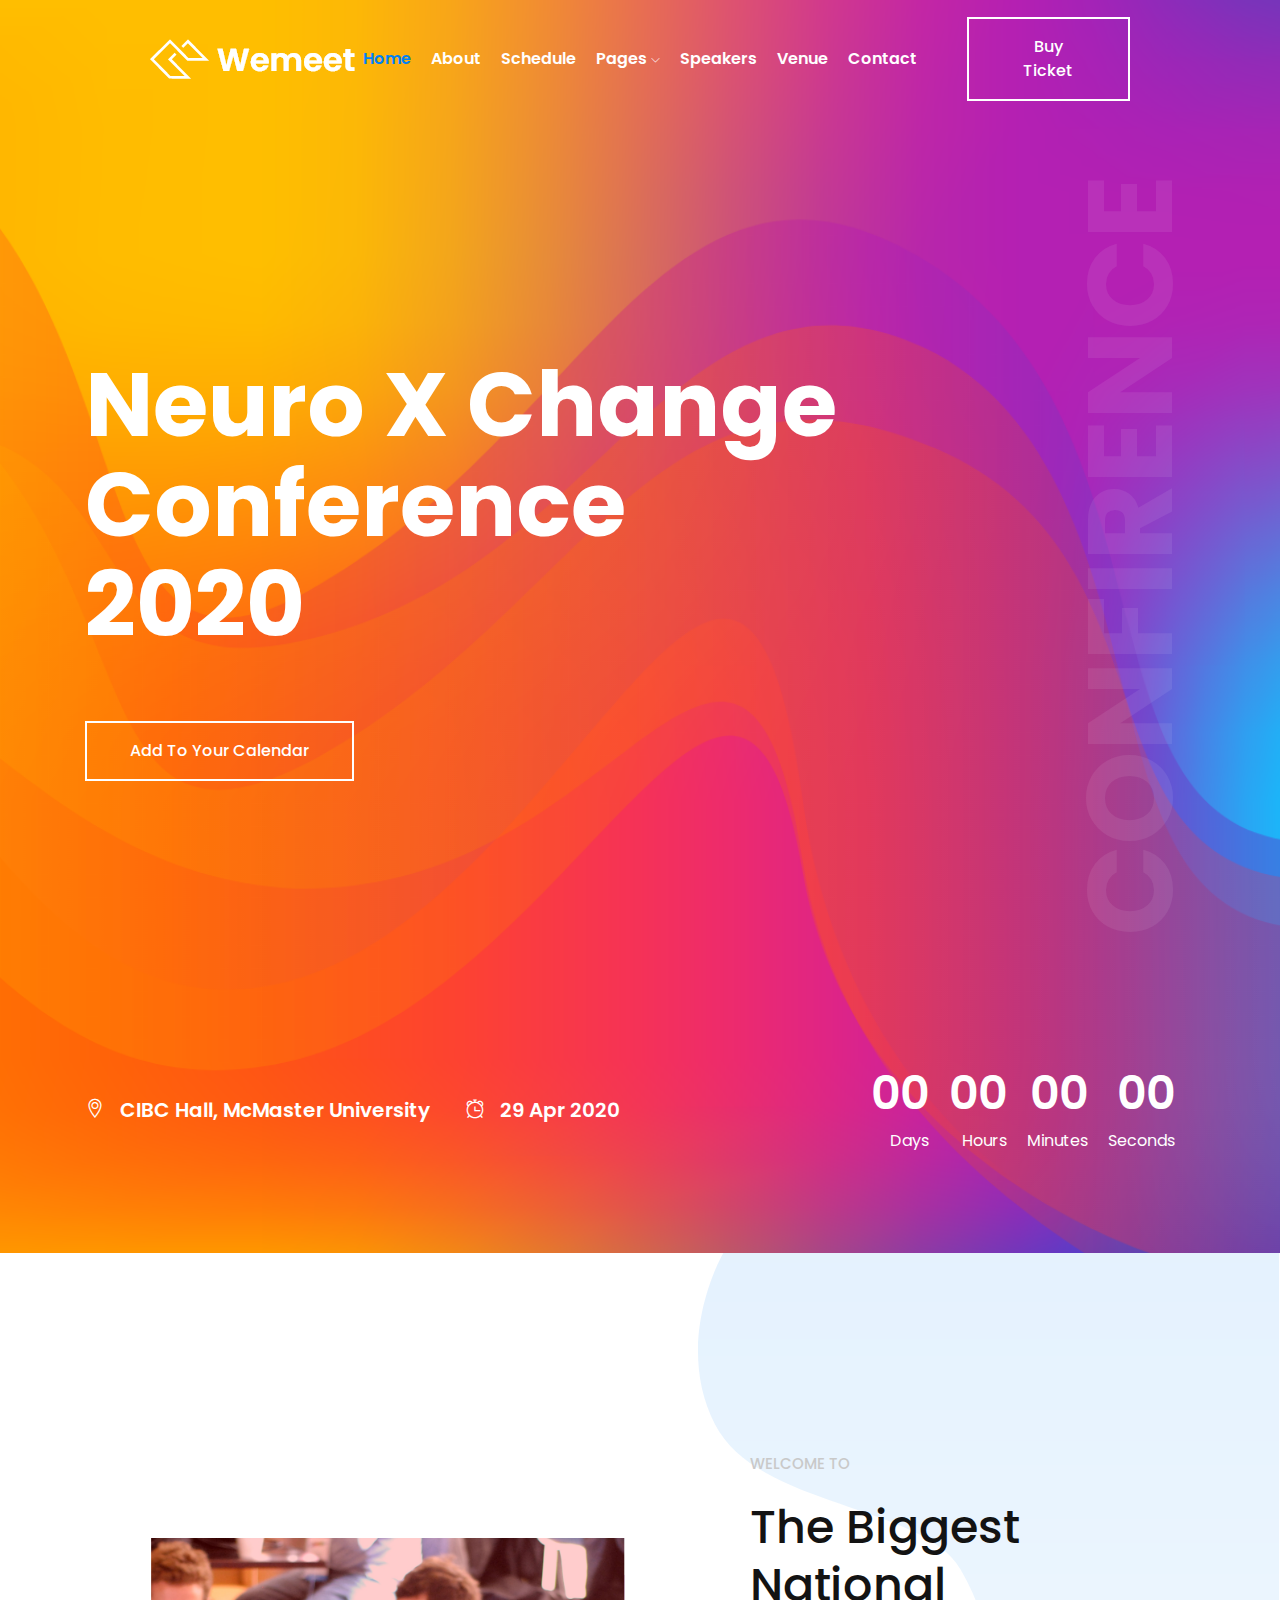
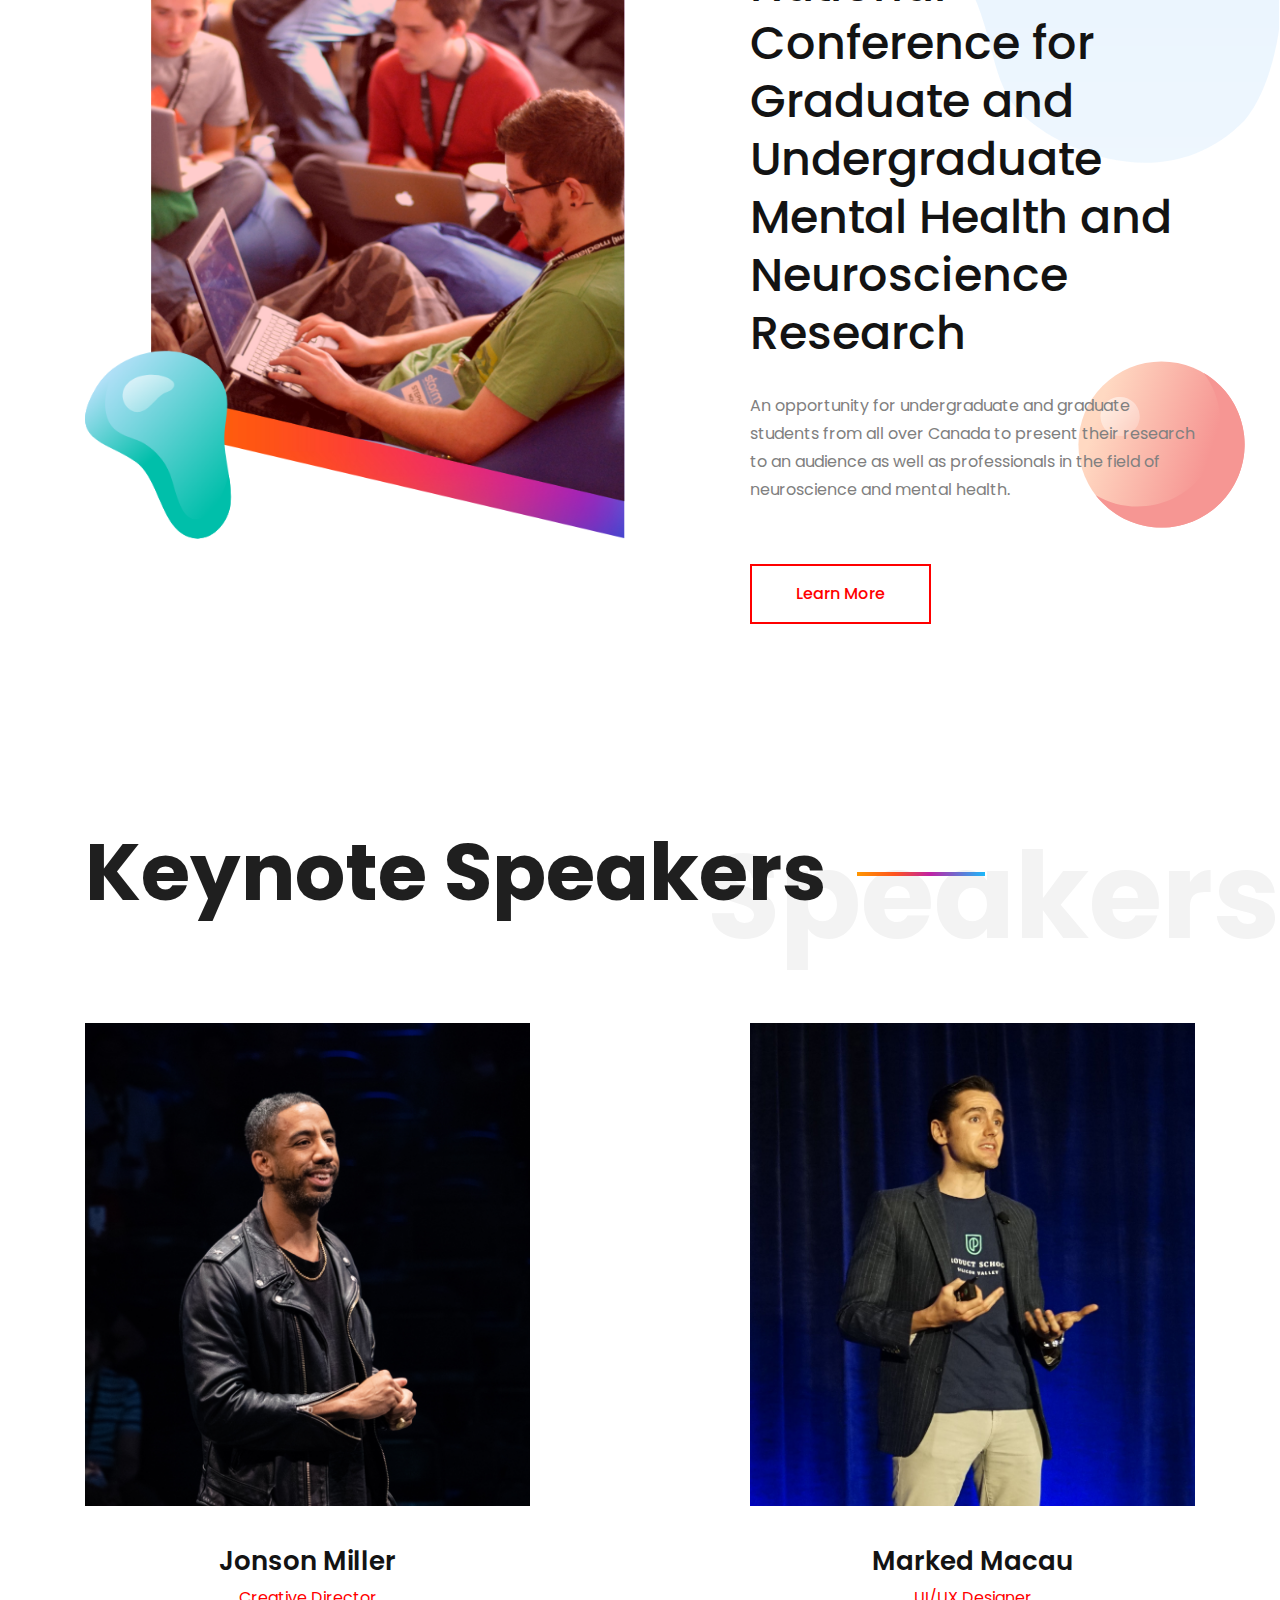
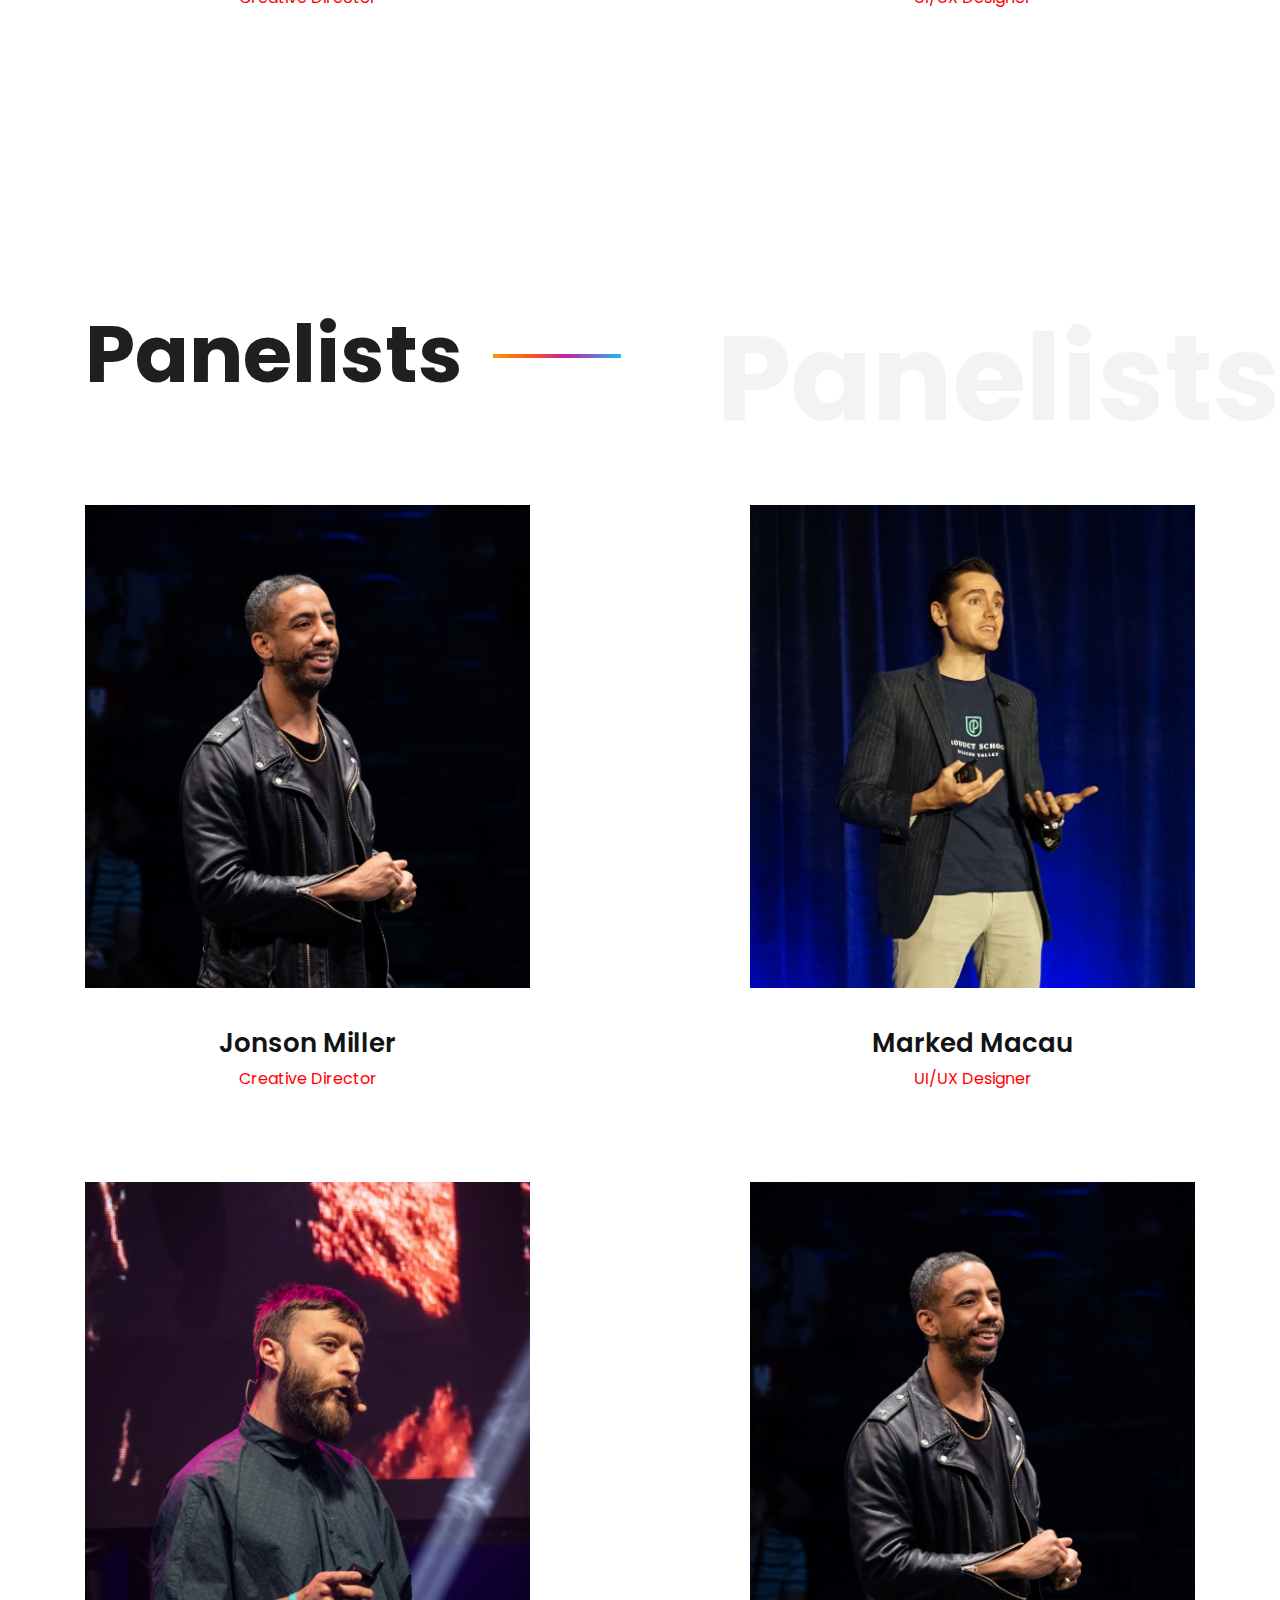
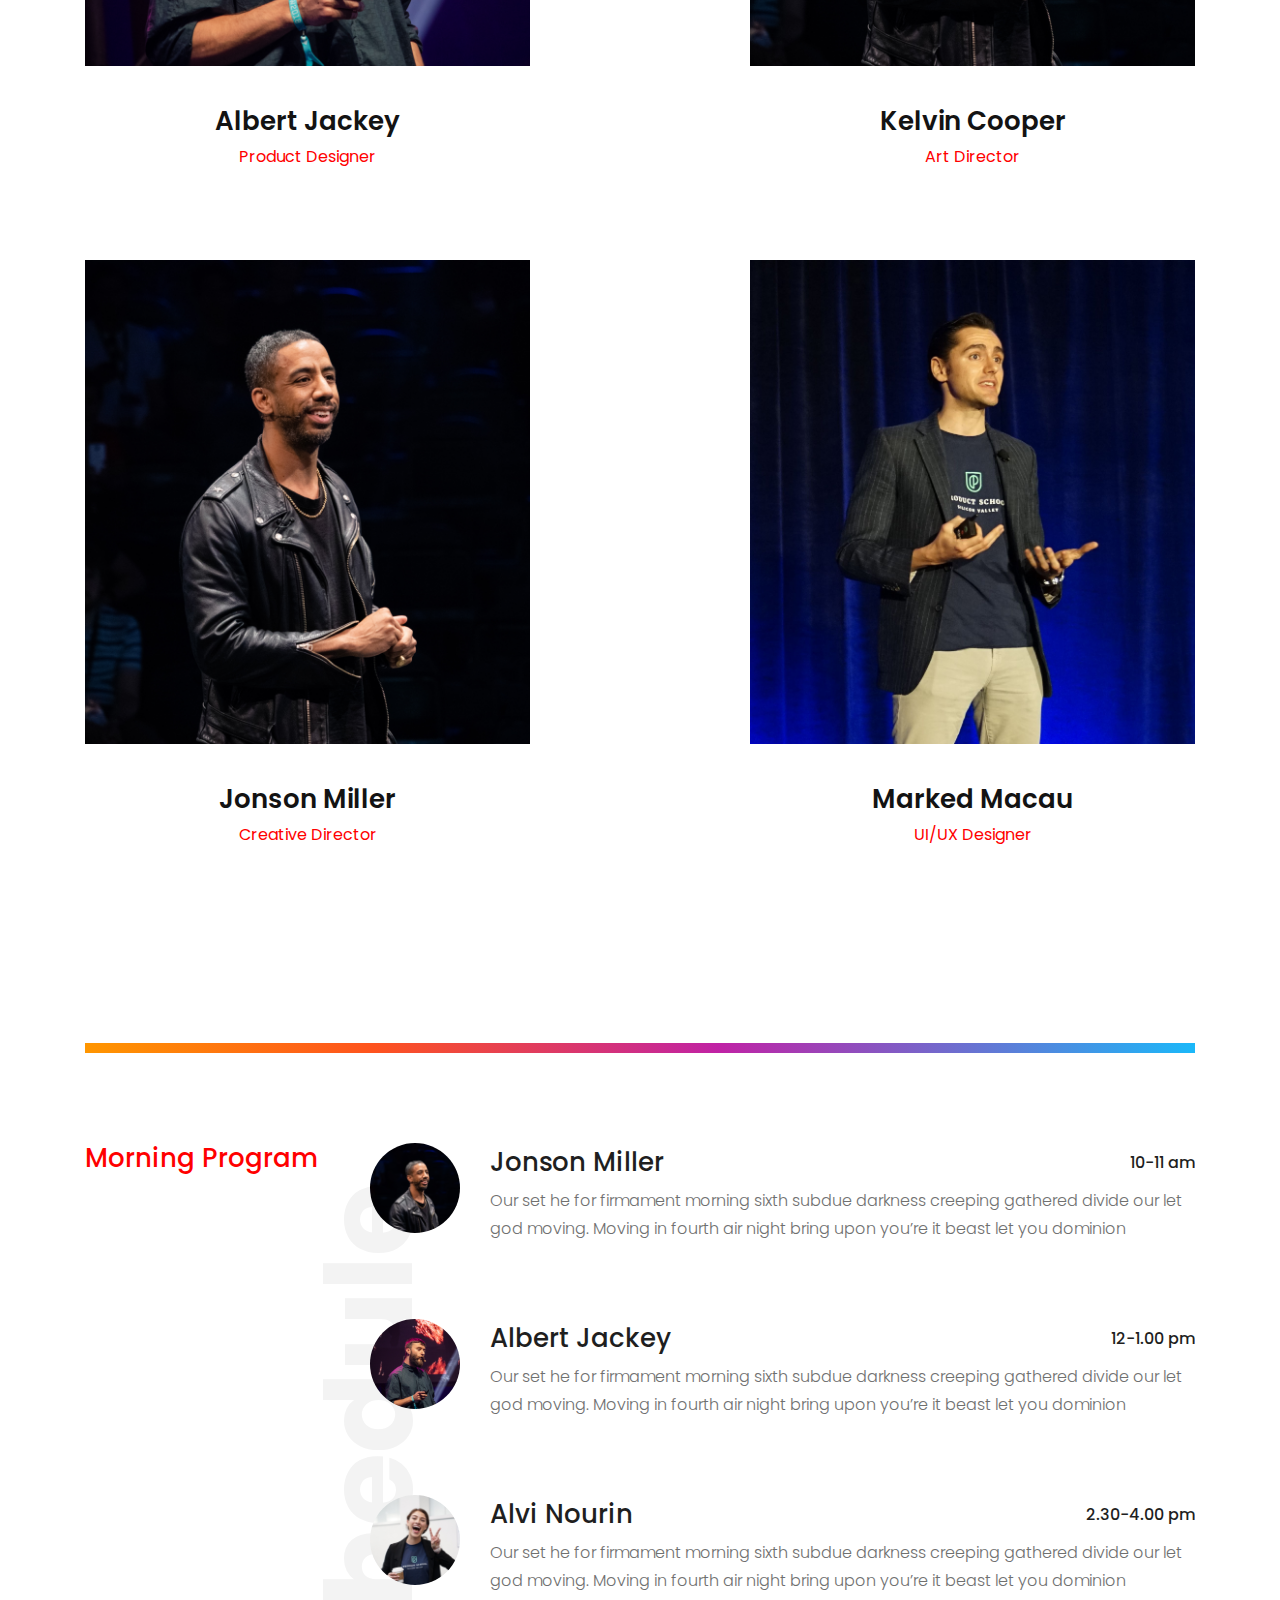
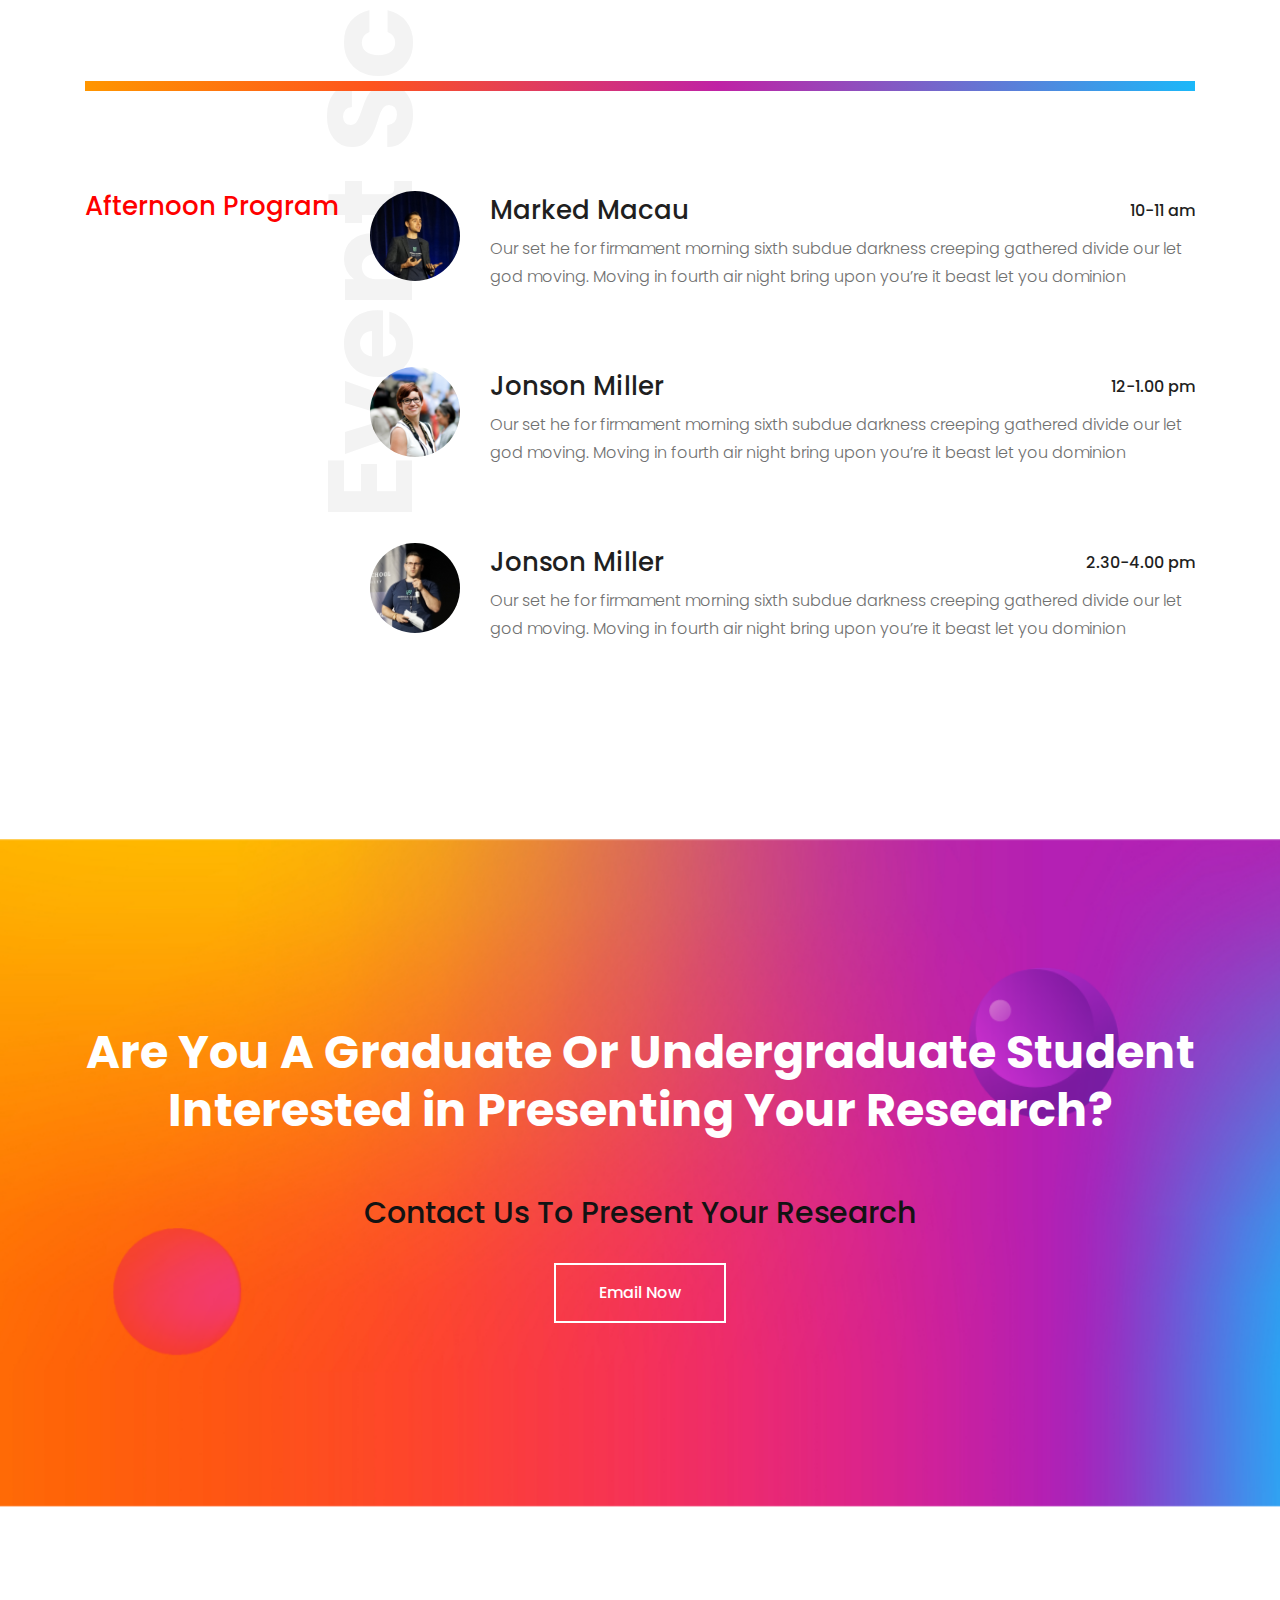
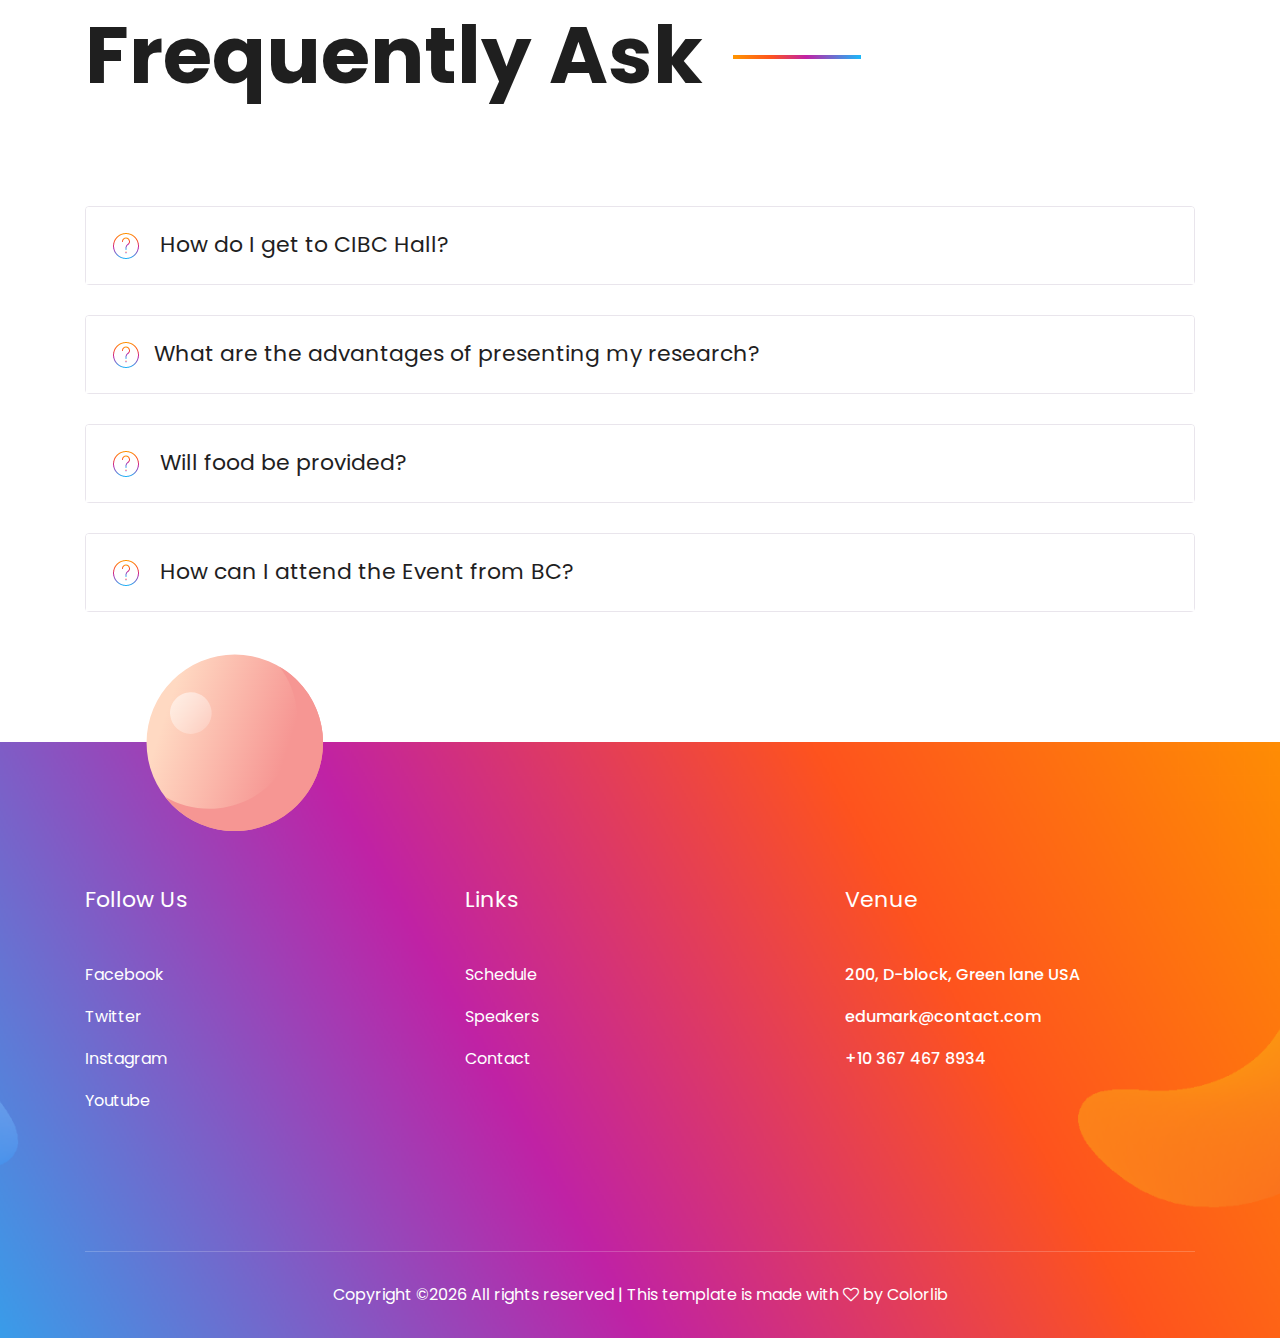
<file: wemeet/index.html>
<!doctype html>
<html class="no-js" lang="zxx">

<head>
    <meta charset="utf-8">
    <meta http-equiv="x-ua-compatible" content="ie=edge">
    <title>wemeet</title>
    <meta name="description" content="">
    <meta name="viewport" content="width=device-width, initial-scale=1">

    <!-- <link rel="manifest" href="site.webmanifest"> -->
    <link rel="shortcut icon" type="image/x-icon" href="img/favicon.png">
    <!-- Place favicon.ico in the root directory -->

    <!-- CSS here -->
    <link rel="stylesheet" href="css/bootstrap.min.css">
    <link rel="stylesheet" href="css/owl.carousel.min.css">
    <link rel="stylesheet" href="css/magnific-popup.css">
    <link rel="stylesheet" href="css/font-awesome.min.css">
    <link rel="stylesheet" href="css/themify-icons.css">
    <link rel="stylesheet" href="css/nice-select.css">
    <link rel="stylesheet" href="css/flaticon.css">
    <link rel="stylesheet" href="css/animate.css">
    <link rel="stylesheet" href="css/slicknav.css">
    <link rel="stylesheet" href="css/style.css">
    <!-- <link rel="stylesheet" href="css/responsive.css"> -->
</head>

<body>
    <!--[if lte IE 9]>
            <p class="browserupgrade">You are using an <strong>outdated</strong> browser. Please <a href="https://browsehappy.com/">upgrade your browser</a> to improve your experience and security.</p>
        <![endif]-->

    <!-- header-start -->
    <header>
        <div class="header-area ">
            <div id="sticky-header" class="main-header-area ">
                <div class="container-fluid p-0">
                    <div class="row align-items-center justify-content-between no-gutters">
                        <div class="col-xl-2 col-lg-2">
                            <div class="logo-img">
                                <a href="index.html">
                                    <img src="img/logo.png" alt="">
                                </a>
                            </div>
                        </div>
                        <div class="col-xl-8 col-lg-8">
                            <div class="main-menu  d-none d-lg-block">
                                <nav>
                                    <ul id="navigation">
                                        <li><a class="active" href="index.html">home</a></li>
                                        <li><a href="about.html">About</a></li>
                                        <li><a href="Schedule.html">Schedule</a></li>
                                        <!-- <li><a href="#">blog <i class="ti-angle-down"></i></a>
                                            <ul class="submenu">
                                                <li><a href="blog.html">blog</a></li>
                                                <li><a href="single-blog.html">single-blog</a></li>
                                            </ul>
                                        </li> -->
                                        <li><a href="#">pages <i class="ti-angle-down"></i></a>
                                            <ul class="submenu">
                                                <li><a href="elements.html">elements</a></li>
                                            </ul>
                                        </li>
                                        <li><a href="Speakers.html">Speakers</a></li>
                                        <li><a href="Venue.html">Venue</a></li>
                                        <li><a href="contact.html">Contact</a></li>
                                    </ul>
                                </nav>
                            </div>
                        </div>
                        <div class="col-xl-2 col-lg-2 d-none d-lg-block">
                            <div class="buy_ticket">
                                <a href="#" class="boxed-btn-white">Buy Ticket</a>
                            </div>
                        </div>
                        <div class="col-12">
                            <div class="mobile_menu d-block d-lg-none"></div>
                        </div>
                    </div>
                </div>
            </div>
        </div>
    </header>
    <!-- header-end -->

    <!-- slider_area_start -->
    <div class="slider_area slider_bg_1">
        <div class="slider_text">
            <div class="container">
                <div class="position_relv">
                    <h1 class="opcity_text d-none d-lg-block">CONFIRENCE</h1>
                    <div class="row">
                        <div class="col-xl-9">
                            <div class="title_text">
                                <h3>Neuro X Change <br>
                                    Conference <br>
                                    2020</h3>
                                <a href="#" class="boxed-btn-white">Add to your Calendar</a>
                            </div>
                        </div>
                    </div>
                </div>
            </div>
        </div>

        <div class="countDOwn_area">
            <div class="container">
                <div class="row align-items-center">
                    <div class="col-xl-4 col-md-6 col-lg-4">
                        <div class="single_date">
                            <i class="ti-location-pin"></i>
                            <span>CIBC Hall, McMaster University</span>
                        </div>
                    </div>
                    <div class="col-xl-3 col-md-6 col-lg-3">
                        <div class="single_date">
                            <i class="ti-alarm-clock"></i>
                            <span>29 Apr 2020</span>
                        </div>
                    </div>

                    <div class="col-xl-5 col-md-12 col-lg-5">
                        <span id="clock"></span>
                    </div>

                </div>
            </div>
        </div>
    </div>
    <!-- slider_area_end -->

    <!-- about_area_start -->
    <div class="about_area">
        <div class="shape-1 d-none d-xl-block">
            <img src="img/about/shap1.png" alt="">
        </div>
        <div class="shape-2 d-none d-xl-block">
            <img src="img/about/shap2.png" alt="">
        </div>
        <div class="container">
            <div class="row align-items-center">
                <div class="col-xl-6 col-md-6">
                    <div class="about_thumb">
                        <img src="img/about/about.png" alt="">
                    </div>
                </div>
                <div class="col-xl-5 offset-xl-1 col-md-6">
                    <div class="about_info">
                        <div class="section_title">
                            <span class="sub_heading">Welcome To</span>
                            <h3>The Biggest National <br>
                                Conference for Graduate and Undergraduate <br>
                                Mental Health and Neuroscience Research</h3>
                        </div>
                        <p>An opportunity for undergraduate and graduate students from all over Canada to present their research to 
                            an audience as well as professionals in the field of neuroscience and mental health.
                        </p>
                        <a href="about.html" class="boxed-btn-red">Learn More</a>
                    </div>
                </div>
            </div>
        </div>
    </div>
    <!-- about_area_end -->

    <!-- keynote speakers_start -->
    <div class="speakers_area">
        <h1 class="horizontal_text d-none d-lg-block">
            Speakers
        </h1>
        <div class="container">
            <div class="row">
                <div class="col-xl-12">
                    <div class="serction_title_large mb-95">
                        <h3>
                            Keynote Speakers
                        </h3>
                    </div>
                </div>
            </div>
            <div class="row">
                <div class="col-xl-5 col-md-6">
                    <div class="single_speaker">
                        <div class="speaker_thumb">
                            <img src="img/speakers/1.png" alt="">
                            <div class="hover_overlay">
                                <div class="social_icon">
                                    <a href="#"><i class="fa fa-facebook"></i></a>
                                    <a href="#"><i class="fa fa-instagram"></i></a>
                                    <a href="#"><i class="fa fa-twitter"></i></a>
                                </div>
                            </div>
                        </div>
                        <div class="speaker_name text-center">
                            <h3>Jonson Miller</h3>
                            <p>Creative Director</p>
                        </div>
                    </div>
                </div>
                <div class="col-xl-5 offset-xl-2 col-md-6">
                    <div class="single_speaker">
                        <div class="speaker_thumb">
                            <img src="img/speakers/2.png" alt="">
                            <div class="hover_overlay">
                                <div class="social_icon">
                                    <a href="#"><i class="fa fa-facebook"></i></a>
                                    <a href="#"><i class="fa fa-instagram"></i></a>
                                    <a href="#"><i class="fa fa-twitter"></i></a>
                                </div>
                            </div>
                        </div>
                        <div class="speaker_name text-center">
                            <h3>Marked Macau</h3>
                            <p>UI/UX Designer</p>
                        </div>
                    </div>
                </div>
            </div>
        </div>
    </div>
    <!-- speakers_end-->

      <!-- speakers_start -->
      <div class="speakers_area">
        <h1 class="horizontal_text d-none d-lg-block">
            Panelists
        </h1>
        <div class="container">
            <div class="row">
                <div class="col-xl-12">
                    <div class="serction_title_large mb-95">
                        <h3>
                            Panelists
                        </h3>
                    </div>
                </div>
            </div>
            <div class="row">
                <div class="col-xl-5 col-md-6">
                    <div class="single_speaker">
                        <div class="speaker_thumb">
                            <img src="img/speakers/1.png" alt="">
                            <div class="hover_overlay">
                                <div class="social_icon">
                                    <a href="#"><i class="fa fa-facebook"></i></a>
                                    <a href="#"><i class="fa fa-instagram"></i></a>
                                    <a href="#"><i class="fa fa-twitter"></i></a>
                                </div>
                            </div>
                        </div>
                        <div class="speaker_name text-center">
                            <h3>Jonson Miller</h3>
                            <p>Creative Director</p>
                        </div>
                    </div>
                    <div class="single_speaker">
                        <div class="speaker_thumb">
                            <img src="img/speakers/3.png" alt="">
                            <div class="hover_overlay">
                                <div class="social_icon">
                                    <a href="#"><i class="fa fa-facebook"></i></a>
                                    <a href="#"><i class="fa fa-instagram"></i></a>
                                    <a href="#"><i class="fa fa-twitter"></i></a>
                                </div>
                            </div>
                        </div>
                        <div class="speaker_name text-center">
                            <h3>Albert Jackey</h3>
                            <p>Product Designer</p>
                        </div>
                    </div>
                </div>
                <div class="col-xl-5 offset-xl-2 col-md-6">
                    <div class="single_speaker">
                        <div class="speaker_thumb">
                            <img src="img/speakers/2.png" alt="">
                            <div class="hover_overlay">
                                <div class="social_icon">
                                    <a href="#"><i class="fa fa-facebook"></i></a>
                                    <a href="#"><i class="fa fa-instagram"></i></a>
                                    <a href="#"><i class="fa fa-twitter"></i></a>
                                </div>
                            </div>
                        </div>
                        <div class="speaker_name text-center">
                            <h3>Marked Macau</h3>
                            <p>UI/UX Designer</p>
                        </div>
                    </div>
                    <div class="single_speaker">
                        <div class="speaker_thumb">
                            <img src="img/speakers/1.png" alt="">
                            <div class="hover_overlay">
                                <div class="social_icon">
                                    <a href="#"><i class="fa fa-facebook"></i></a>
                                    <a href="#"><i class="fa fa-instagram"></i></a>
                                    <a href="#"><i class="fa fa-twitter"></i></a>
                                </div>
                            </div>
                        </div>
                        <div class="speaker_name text-center">
                            <h3>Kelvin Cooper</h3>
                            <p>Art Director</p>
                        </div>
                    </div>
                </div>
            </div>
            <div class="row">
                <div class="col-xl-5 col-md-6">
                    <div class="single_speaker">
                        <div class="speaker_thumb">
                            <img src="img/speakers/1.png" alt="">
                            <div class="hover_overlay">
                                <div class="social_icon">
                                    <a href="#"><i class="fa fa-facebook"></i></a>
                                    <a href="#"><i class="fa fa-instagram"></i></a>
                                    <a href="#"><i class="fa fa-twitter"></i></a>
                                </div>
                            </div>
                        </div>
                        <div class="speaker_name text-center">
                            <h3>Jonson Miller</h3>
                            <p>Creative Director</p>
                        </div>
                    </div>
                </div>
                <div class="col-xl-5 offset-xl-2 col-md-6">
                    <div class="single_speaker">
                        <div class="speaker_thumb">
                            <img src="img/speakers/2.png" alt="">
                            <div class="hover_overlay">
                                <div class="social_icon">
                                    <a href="#"><i class="fa fa-facebook"></i></a>
                                    <a href="#"><i class="fa fa-instagram"></i></a>
                                    <a href="#"><i class="fa fa-twitter"></i></a>
                                </div>
                            </div>
                        </div>
                        <div class="speaker_name text-center">
                            <h3>Marked Macau</h3>
                            <p>UI/UX Designer</p>
                        </div>
                    </div>
                </div>
            </div>
        </div>
    </div>
    <!-- speakers_end-->

    <!-- event_area_start -->
    <div class="event_area">
        <h1 class="vr_text d-none d-lg-block">Event Schedule</h1>
        <div class="container">
            <div class="double_line">
                <div class="row">
                    <div class="col-xl-3 col-lg-3">
                        <div class="date">
                            <h3>Morning Program</h3>
                        </div>
                    </div>
                    <div class="col-xl-9 col-lg-9">
                        <div class="single_speaker">
                            <img src="img/speakers/seaker1.png" alt="">
                            <div class="speaker-name">
                                <div class="heading d-flex justify-content-between align-items-center">
                                    <span>Jonson Miller</span>
                                    <div class="time">
                                        10-11 am
                                    </div>
                                </div>
                                <p>Our set he for firmament morning sixth subdue darkness creeping gathered divide our
                                    let
                                    god moving.
                                    Moving in fourth air night bring upon you’re it beast let you dominion </p>
                            </div>
                        </div>
                        <div class="single_speaker">
                            <img src="img/speakers/seaker2.png" alt="">
                            <div class="speaker-name">
                                <div class="heading d-flex justify-content-between align-items-center">
                                    <span>Albert Jackey</span>
                                    <div class="time">
                                        12-1.00 pm
                                    </div>
                                </div>
                                <p>Our set he for firmament morning sixth subdue darkness creeping gathered divide our
                                    let
                                    god moving.
                                    Moving in fourth air night bring upon you’re it beast let you dominion </p>
                            </div>
                        </div>
                        <div class="single_speaker">
                            <img src="img/speakers/seaker3.png" alt="">
                            <div class="speaker-name">
                                <div class="heading d-flex justify-content-between align-items-center">
                                    <span>Alvi Nourin</span>
                                    <div class="time">
                                        2.30-4.00 pm
                                    </div>
                                </div>
                                <p>Our set he for firmament morning sixth subdue darkness creeping gathered divide our
                                    let
                                    god moving.
                                    Moving in fourth air night bring upon you’re it beast let you dominion </p>
                            </div>
                        </div>
                    </div>
                </div>
            </div>
            <div class="row">
                <div class="col-xl-3 col-lg-3">
                    <div class="date">
                        <h3>Afternoon Program</h3>
                    </div>
                </div>
                <div class="col-xl-9 col-lg-9">
                    <div class="single_speaker">
                        <img src="img/speakers/seaker4.png" alt="">
                        <div class="speaker-name">
                            <div class="heading d-flex justify-content-between align-items-center">
                                <span>Marked Macau</span>
                                <div class="time">
                                    10-11 am
                                </div>
                            </div>
                            <p>Our set he for firmament morning sixth subdue darkness creeping gathered divide our let
                                god moving.
                                Moving in fourth air night bring upon you’re it beast let you dominion </p>
                        </div>
                    </div>
                    <div class="single_speaker">
                        <img src="img/speakers/seaker5.png" alt="">
                        <div class="speaker-name">
                            <div class="heading d-flex justify-content-between align-items-center">
                                <span>Jonson Miller</span>
                                <div class="time">
                                    12-1.00 pm
                                </div>
                            </div>
                            <p>Our set he for firmament morning sixth subdue darkness creeping gathered divide our let
                                god moving.
                                Moving in fourth air night bring upon you’re it beast let you dominion </p>
                        </div>
                    </div>
                    <div class="single_speaker">
                        <img src="img/speakers/seaker6.png" alt="">
                        <div class="speaker-name">
                            <div class="heading d-flex justify-content-between align-items-center">
                                <span>Jonson Miller</span>
                                <div class="time">
                                    2.30-4.00 pm
                                </div>
                            </div>
                            <p>Our set he for firmament morning sixth subdue darkness creeping gathered divide our let
                                god moving.
                                Moving in fourth air night bring upon you’re it beast let you dominion </p>
                        </div>
                    </div>
                </div>
            </div>
        </div>
    </div>
    <!-- event_area_end -->


    <!-- resister_book_start -->
    <div class="resister_book resister_bg_1">
        <div class="container">
            <div class="row">
                <div class="col-xl-12">
                    <div class="resister_text text-center">
                        <h3>Are You A Graduate Or Undergraduate Student Interested in Presenting Your Research?
                             <br>
                        <h2>Contact Us To
                            Present Your Research</h2>
                            <br>
                        <a href="mailto:neuroxchange@gmail.com" class="boxed-btn-white">Email Now</a>
                    </div>
                </div>
            </div>
        </div>
    </div>
    <!-- resister_book_end -->

    <!-- brand_area_start -->
    <!-- <div class="brand_area">
        <div class="container">
            <div class="row">
                <div class="col-xl-12">
                    <div class="brand_active owl-carousel">
                        <div class="single_brand text-center">
                            <img src="img/barnd/1.png" alt="">
                        </div>
                        <div class="single_brand text-center">
                            <img src="img/barnd/2.png" alt="">
                        </div>
                        <div class="single_brand text-center">
                            <img src="img/barnd/3.png" alt="">
                        </div>
                        <div class="single_brand text-center">
                            <img src="img/barnd/4.png" alt="">
                        </div>
                        <div class="single_brand text-center">
                            <img src="img/barnd/5.png" alt="">
                        </div>
                        <div class="single_brand text-center">
                            <img src="img/barnd/6.png" alt="">
                        </div>
                    </div>
                </div>
            </div>
        </div>
    </div> -->
    <!-- brand_area_end -->

    <!-- faq_area_Start -->
    <div class="faq_area">
        <div class="container">
            <div class="row">
                <div class="col-xl-12">
                    <div class="serction_title_large mb-95">
                        <h3>
                            Frequently Ask
                        </h3>
                    </div>
                </div>
            </div>
            <div class="row">
                <div class="col-xl-12">
                    <div id="accordion">
                        <div class="card">
                            <div class="card-header" id="headingTwo">
                                <h5 class="mb-0">
                                    <button class="btn btn-link collapsed" data-toggle="collapse"
                                        data-target="#collapseTwo" aria-expanded="false" aria-controls="collapseTwo">

                                        <img src="img/barnd/info.png" alt=""> How do I get to CIBC Hall?
                                    </button>
                                </h5>
                            </div>
                            <div id="collapseTwo" class="collapse" aria-labelledby="headingTwo" data-parent="#accordion"
                                style="">
                                <div class="card-body">
                                    Add directions to CIBC Hall!!!!
                                </div>
                            </div>
                        </div>
                        <div class="card">
                            <div class="card-header" id="headingOne">
                                <h5 class="mb-0">
                                    <button class="btn btn-link" data-toggle="collapse" data-target="#collapseOne"
                                        aria-expanded="true" aria-controls="collapseOne">
                                        <img src="img/barnd/info.png" alt="">What are the advantages <span>of presenting 
                                            my research?</span>
                                    </button>
                                </h5>
                            </div>
                            <div id="collapseOne" class="collapse" aria-labelledby="headingOne"
                                data-parent="#accordion" style="">
                                <div class="card-body">
                                    Describe advantages of presenting research!!!
                                </div>
                            </div>
                        </div>
                        <div class="card">
                            <div class="card-header" id="headingThree">
                                <h5 class="mb-0">
                                    <button class="btn btn-link collapsed" data-toggle="collapse"
                                        data-target="#collapseThree" aria-expanded="false"
                                        aria-controls="collapseThree">
                                        <img src="img/barnd/info.png" alt=""> Will food be provided?
                                    </button>
                                </h5>
                            </div>
                            <div id="collapseThree" class="collapse" aria-labelledby="headingThree"
                                data-parent="#accordion" style="">
                                <div class="card-body">
                                    Describe what food will be provided and the accomadations taken into consideration.
                                </div>
                            </div>
                        </div>
                        <div class="card">
                            <div class="card-header" id="heading_4">
                                <h5 class="mb-0">
                                    <button class="btn btn-link collapsed" data-toggle="collapse"
                                        data-target="#collapse_4" aria-expanded="false" aria-controls="collapse_4">
                                        <img src="img/barnd/info.png" alt=""> How can I attend <span>the Event from
                                            BC?</span>
                                    </button>
                                </h5>
                            </div>
                            <div id="collapse_4" class="collapse" aria-labelledby="heading_4" data-parent="#accordion"
                                style="">
                                <div class="card-body">
                                    Describe how transportation is not provided.
                                </div>
                            </div>
                        </div>
                    </div>
                </div>
            </div>
        </div>
    </div>
    <!-- faq_area_end -->

    <!-- footer_start -->
    <footer class="footer footer_bg_1">
        <div class="circle_ball d-none d-lg-block">
            <img src="img/banner/footer_ball.png" alt="">
        </div>
            <div class="footer_top">
                <div class="container">
                    <div class="row">
                        <div class="col-xl-4 col-md-4 col-lg-4">
                            <div class="footer_widget">
                                <h3 class="footer_title">
                                        Follow Us
                                </h3>
                                <ul>
                                    <li><a target="_blank" href="#">Facebook</a></li>
                                    <li><a target="_blank" href="#">Twitter</a></li>
                                    <li><a target="_blank" href="#">Instagram</a></li>
                                    <li><a target="_blank" href="#">Youtube</a></li>
                                </ul>
    
                            </div>
                        </div>
                        <div class="col-xl-4 col-md-4 col-lg-4">
                            <div class="footer_widget">
                                <h3 class="footer_title">
                                        Links
                                </h3>
                                <ul>
                                    <li><a target="_blank" href="schedule.html">Schedule</a></li>
                                    <li><a target="_blank" href="speakers.html">Speakers</a></li>
                                    <li><a target="_blank" href="contact.html">Contact</a></li>
                                </ul>
                            </div>
                        </div>
                        <div class="col-xl-4 col-md-4 col-lg-4">
                            <div class="footer_widget">
                                <h3 class="footer_title">
                                        Venue
                                </h3>
                                <p>
                                    200, D-block, Green lane USA <br>
                                    edumark@contact.com <br>
                                    +10 367 467 8934
                                    
                                </p>
                            </div>
                        </div>
                    </div>
                </div>
            </div>
            <div class="copy-right_text">
                <div class="container">
                    <div class="footer_border"></div>
                    <div class="row">
                        <div class="col-xl-12">
                            <p class="copy_right text-center">
                                <!-- Link back to Colorlib can't be removed. Template is licensed under CC BY 3.0. -->
Copyright &copy;<script>document.write(new Date().getFullYear());</script> All rights reserved | This template is made with <i class="fa fa-heart-o" aria-hidden="true"></i> by <a href="https://colorlib.com" target="_blank">Colorlib</a>
<!-- Link back to Colorlib can't be removed. Template is licensed under CC BY 3.0. -->
                            </p>
                        </div>
                    </div>
                </div>
            </div>
        </footer>
    <!-- footer_end -->






    <!-- JS here -->
    <script src="js/vendor/modernizr-3.5.0.min.js"></script>
    <script src="js/vendor/jquery-1.12.4.min.js"></script>
    <script src="js/popper.min.js"></script>
    <script src="js/bootstrap.min.js"></script>
    <script src="js/owl.carousel.min.js"></script>
    <script src="js/isotope.pkgd.min.js"></script>
    <script src="js/ajax-form.js"></script>
    <script src="js/waypoints.min.js"></script>
    <script src="js/jquery.counterup.min.js"></script>
    <script src="js/imagesloaded.pkgd.min.js"></script>
    <script src="js/scrollIt.js"></script>
    <script src="js/jquery.scrollUp.min.js"></script>
    <script src="js/wow.min.js"></script>
    <script src="js/nice-select.min.js"></script>
    <script src="js/jquery.slicknav.min.js"></script>
    <script src="js/jquery.magnific-popup.min.js"></script>
    <script src="js/jquery.countdown.js"></script>
    <script src="js/plugins.js"></script>

    <!--contact js-->
    <script src="js/contact.js"></script>
    <script src="js/jquery.ajaxchimp.min.js"></script>
    <script src="js/jquery.form.js"></script>
    <script src="js/jquery.validate.min.js"></script>
    <script src="js/mail-script.js"></script>

    <script src="js/main.js"></script>

</body>

</html>
</file>
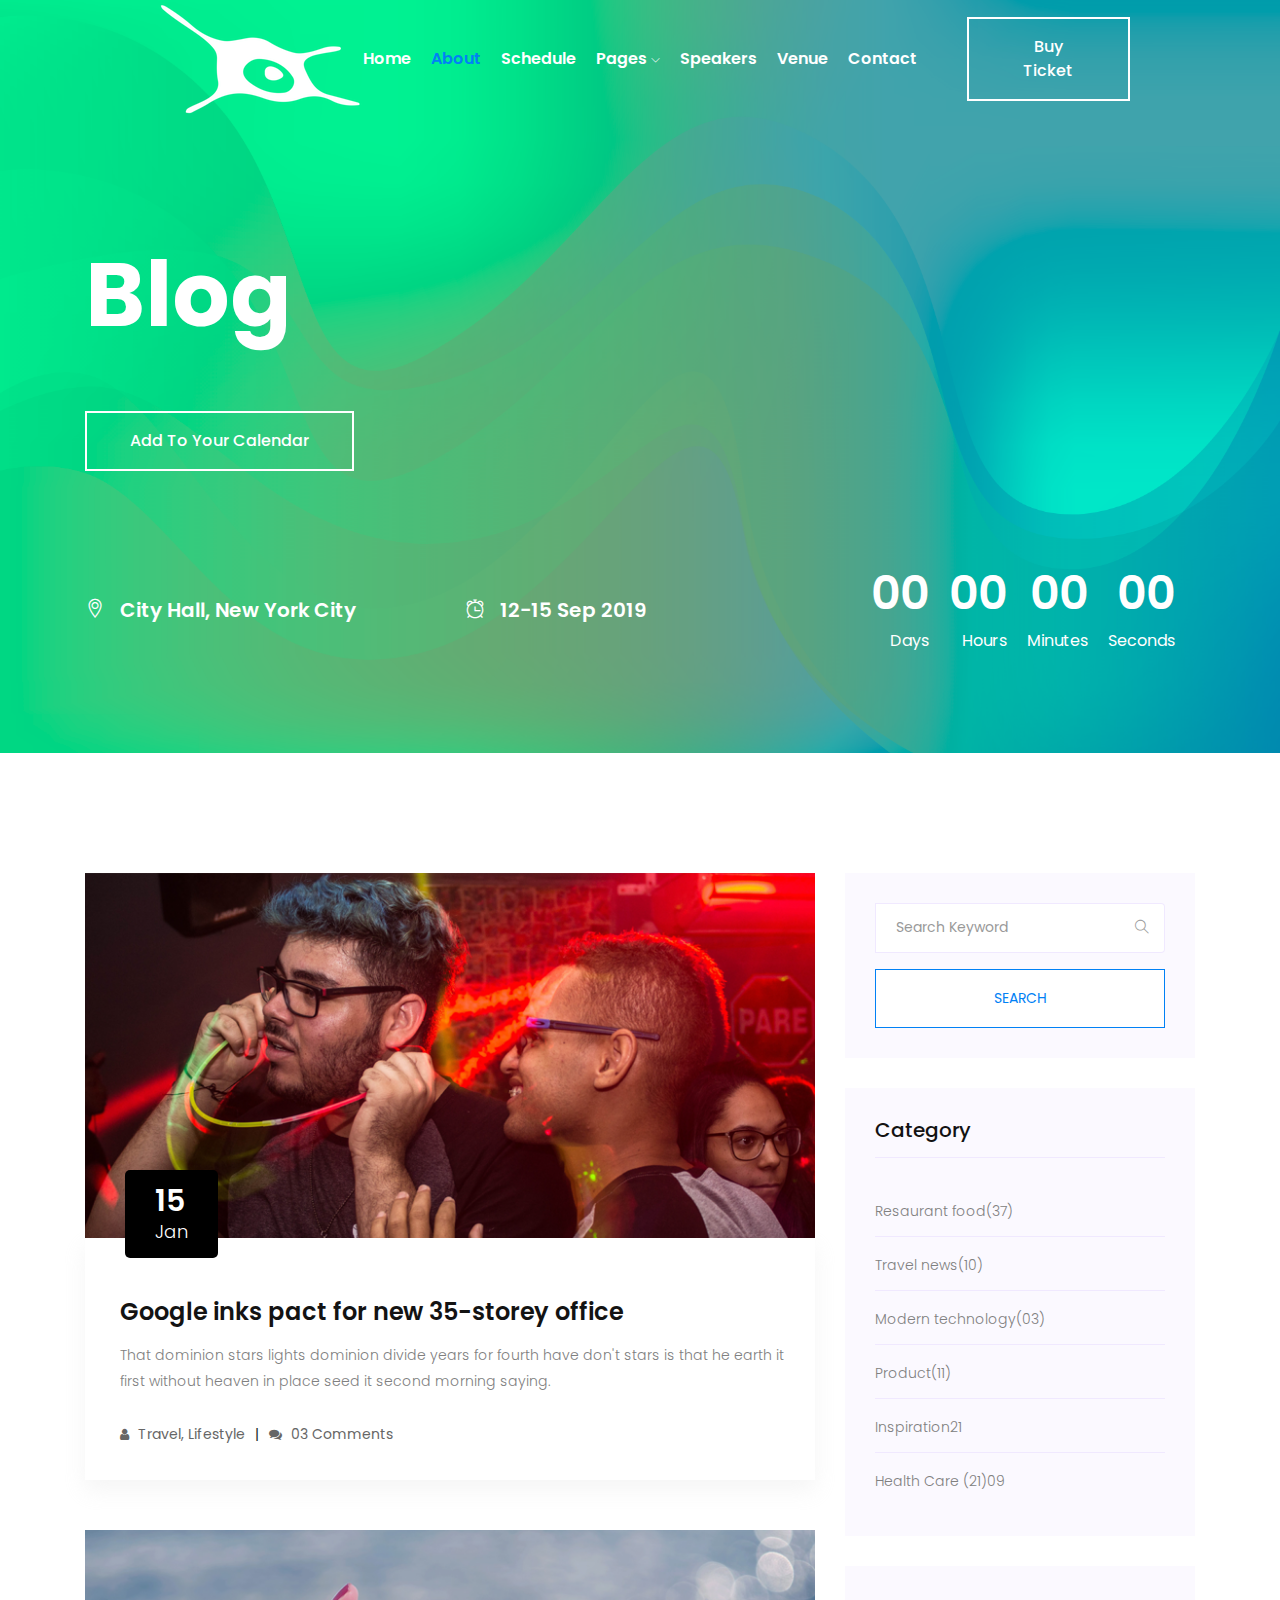
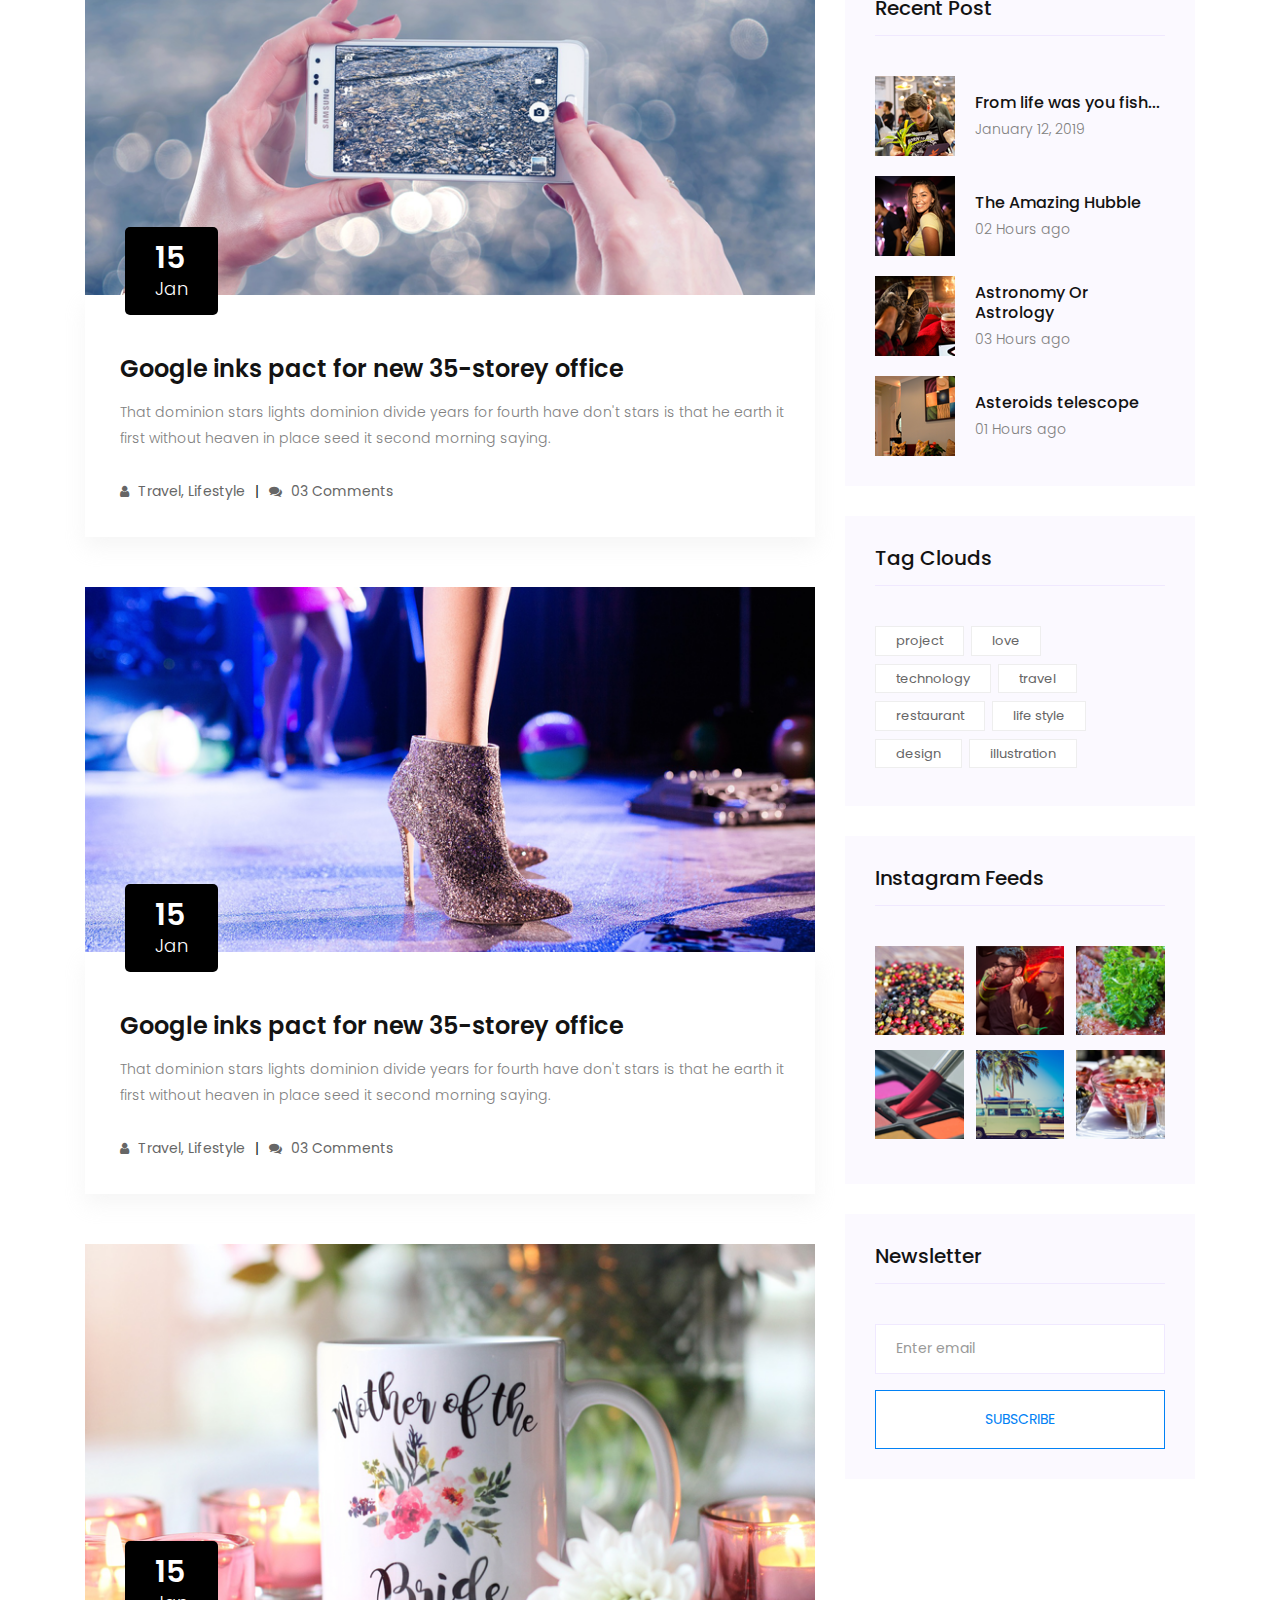
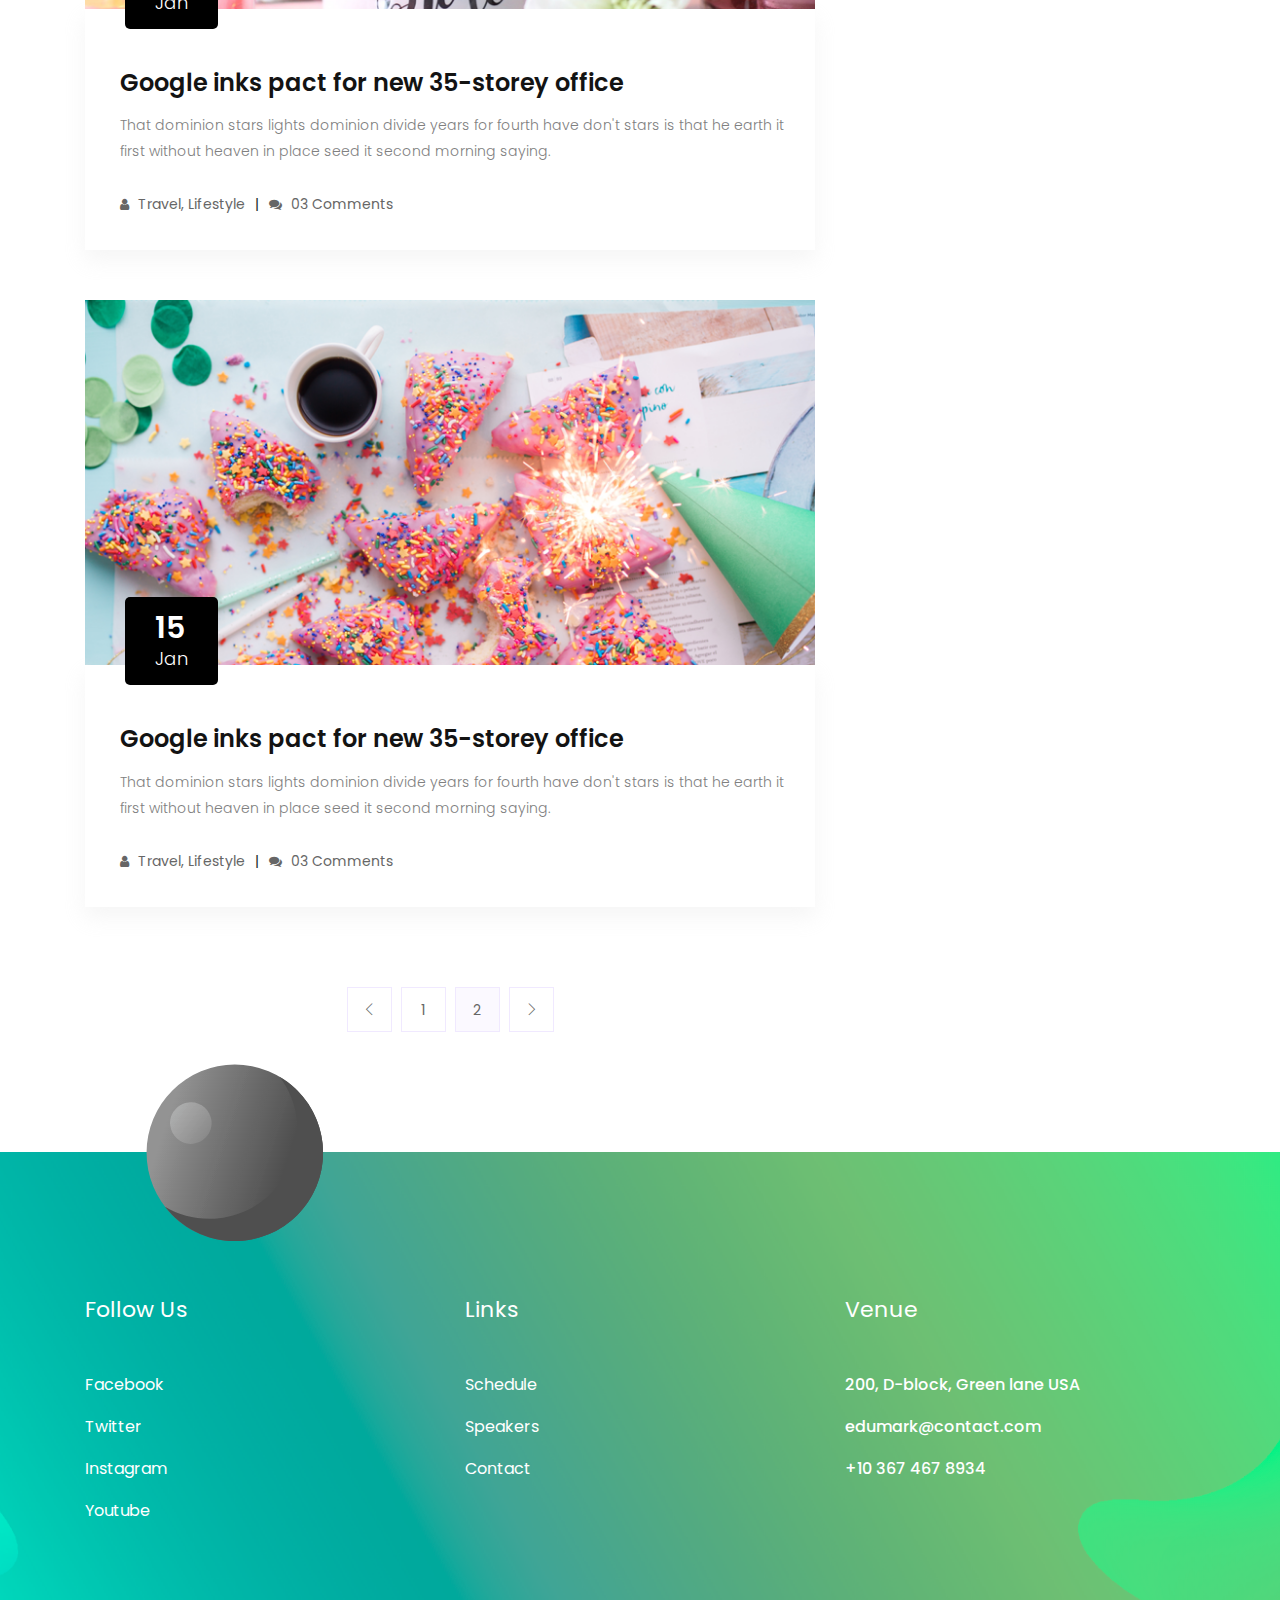
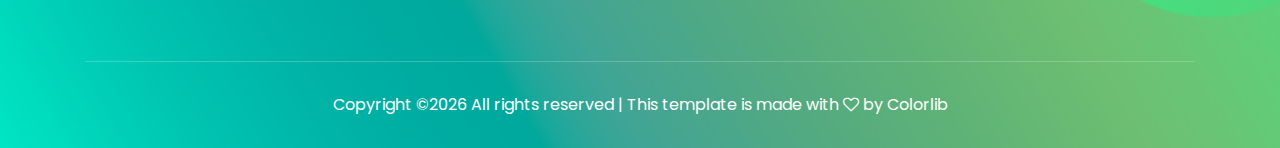
<file: about.html>
<!doctype html>
<html class="no-js" lang="zxx">

<head>
    <meta charset="utf-8">
    <meta http-equiv="x-ua-compatible" content="ie=edge">
    <title>wemeet</title>
    <meta name="description" content="">
    <meta name="viewport" content="width=device-width, initial-scale=1">

    <!-- <link rel="manifest" href="site.webmanifest"> -->
    <link rel="shortcut icon" type="image/x-icon" href="img/favicon.png">
    <!-- Place favicon.ico in the root directory -->

    <!-- CSS here -->
    <link rel="stylesheet" href="css/bootstrap.min.css">
    <link rel="stylesheet" href="css/owl.carousel.min.css">
    <link rel="stylesheet" href="css/magnific-popup.css">
    <link rel="stylesheet" href="css/font-awesome.min.css">
    <link rel="stylesheet" href="css/themify-icons.css">
    <link rel="stylesheet" href="css/nice-select.css">
    <link rel="stylesheet" href="css/flaticon.css">
    <link rel="stylesheet" href="css/animate.css">
    <link rel="stylesheet" href="css/slicknav.css">
    <link rel="stylesheet" href="css/style.css">
    <!-- <link rel="stylesheet" href="css/responsive.css"> -->
</head>

<body>
    <!--[if lte IE 9]>
            <p class="browserupgrade">You are using an <strong>outdated</strong> browser. Please <a href="https://browsehappy.com/">upgrade your browser</a> to improve your experience and security.</p>
        <![endif]-->

    <!-- header-start -->
    <header>
        <div class="header-area ">
            <div id="sticky-header" class="main-header-area ">
                <div class="container-fluid p-0">
                    <div class="row align-items-center justify-content-between no-gutters">
                        <div class="col-xl-2 col-lg-2">
                            <div class="logo-img">
                                <a href="index.html">
                                    <img src="img/logo.png" alt="">
                                </a>
                            </div>
                        </div>
                        <div class="col-xl-8 col-lg-8">
                            <div class="main-menu  d-none d-lg-block">
                                <nav>
                                    <ul id="navigation">
                                        <li><a href="index.html">home</a></li>
                                        <li><a class="active" href="about.html">About</a></li>
                                        <li><a href="Schedule.html">Schedule</a></li>
                                        <!-- <li><a href="#">blog <i class="ti-angle-down"></i></a>
                                            <ul class="submenu">
                                                <li><a href="blog.html">blog</a></li>
                                                <li><a href="single-blog.html">single-blog</a></li>
                                            </ul>
                                        </li> -->
                                        <li><a href="#">pages <i class="ti-angle-down"></i></a>
                                            <ul class="submenu">
                                                <li><a href="elements.html">elements</a></li>
                                            </ul>
                                        </li>
                                        <li><a href="Speakers.html">Speakers</a></li>
                                        <li><a href="Venue.html">Venue</a></li>
                                        <li><a href="contact.html">Contact</a></li>
                                    </ul>
                                </nav>
                            </div>
                        </div>
                        <div class="col-xl-2 col-lg-2 d-none d-lg-block">
                            <div class="buy_ticket">
                                <a href="https://www.eventbrite.ca/e/neuroxchange-conference-2020-tickets-92140606033" class="boxed-btn-white">Buy Ticket</a>
                            </div>
                        </div>
                        <div class="col-12">
                            <div class="mobile_menu d-block d-lg-none"></div>
                        </div>
                    </div>
                </div>
            </div>
        </div>
    </header>
    <!-- header-end -->

    <!-- slider_area_start -->
    <div class="slider_area slider_bg_1">
        <div class="slider_text">
            <div class="container">
                <div class="position_relv">
                    <div class="row">
                        <div class="col-xl-8">
                            <div class="title_text title_text2 ">
                                <h3>Blog</h3>
                                <a href="#" class="boxed-btn-white">Add to your Calendar</a>
                            </div>
                        </div>
                    </div>
                </div>
            </div>
        </div>
        <div class="countDOwn_area">
            <div class="container">
                <div class="row align-items-center">
                    <div class="col-xl-4 col-md-6 col-lg-4">
                        <div class="single_date">
                            <i class="ti-location-pin"></i>
                            <span>City Hall, New York City</span>
                        </div>
                    </div>
                    <div class="col-xl-3 col-md-6 col-lg-3">
                        <div class="single_date">
                            <i class="ti-alarm-clock"></i>
                            <span>12-15 Sep 2019</span>
                        </div>
                    </div>
                    <div class="col-xl-5 col-md-12 col-lg-5">
                        <span id="clock"></span>
                    </div>

                </div>
            </div>
        </div>
    </div>
    <!-- slider_area_end -->


    <!--================Blog Area =================-->
    <section class="blog_area section-padding">
        <div class="container">
            <div class="row">
                <div class="col-lg-8 mb-5 mb-lg-0">
                    <div class="blog_left_sidebar">
                        <article class="blog_item">
                            <div class="blog_item_img">
                                <img class="card-img rounded-0" src="img/blog/single_blog_1.png" alt="">
                                <a href="#" class="blog_item_date">
                                    <h3>15</h3>
                                    <p>Jan</p>
                                </a>
                            </div>

                            <div class="blog_details">
                                <a class="d-inline-block" href="single-blog.html">
                                    <h2>Google inks pact for new 35-storey office</h2>
                                </a>
                                <p>That dominion stars lights dominion divide years for fourth have don't stars is that
                                    he earth it first without heaven in place seed it second morning saying.</p>
                                <ul class="blog-info-link">
                                    <li><a href="#"><i class="fa fa-user"></i> Travel, Lifestyle</a></li>
                                    <li><a href="#"><i class="fa fa-comments"></i> 03 Comments</a></li>
                                </ul>
                            </div>
                        </article>

                        <article class="blog_item">
                            <div class="blog_item_img">
                                <img class="card-img rounded-0" src="img/blog/single_blog_2.png" alt="">
                                <a href="#" class="blog_item_date">
                                    <h3>15</h3>
                                    <p>Jan</p>
                                </a>
                            </div>

                            <div class="blog_details">
                                <a class="d-inline-block" href="single-blog.html">
                                    <h2>Google inks pact for new 35-storey office</h2>
                                </a>
                                <p>That dominion stars lights dominion divide years for fourth have don't stars is that
                                    he earth it first without heaven in place seed it second morning saying.</p>
                                <ul class="blog-info-link">
                                    <li><a href="#"><i class="fa fa-user"></i> Travel, Lifestyle</a></li>
                                    <li><a href="#"><i class="fa fa-comments"></i> 03 Comments</a></li>
                                </ul>
                            </div>
                        </article>

                        <article class="blog_item">
                            <div class="blog_item_img">
                                <img class="card-img rounded-0" src="img/blog/single_blog_3.png" alt="">
                                <a href="#" class="blog_item_date">
                                    <h3>15</h3>
                                    <p>Jan</p>
                                </a>
                            </div>

                            <div class="blog_details">
                                <a class="d-inline-block" href="single-blog.html">
                                    <h2>Google inks pact for new 35-storey office</h2>
                                </a>
                                <p>That dominion stars lights dominion divide years for fourth have don't stars is that
                                    he earth it first without heaven in place seed it second morning saying.</p>
                                <ul class="blog-info-link">
                                    <li><a href="#"><i class="fa fa-user"></i> Travel, Lifestyle</a></li>
                                    <li><a href="#"><i class="fa fa-comments"></i> 03 Comments</a></li>
                                </ul>
                            </div>
                        </article>

                        <article class="blog_item">
                            <div class="blog_item_img">
                                <img class="card-img rounded-0" src="img/blog/single_blog_4.png" alt="">
                                <a href="#" class="blog_item_date">
                                    <h3>15</h3>
                                    <p>Jan</p>
                                </a>
                            </div>

                            <div class="blog_details">
                                <a class="d-inline-block" href="single-blog.html">
                                    <h2>Google inks pact for new 35-storey office</h2>
                                </a>
                                <p>That dominion stars lights dominion divide years for fourth have don't stars is that
                                    he earth it first without heaven in place seed it second morning saying.</p>
                                <ul class="blog-info-link">
                                    <li><a href="#"><i class="fa fa-user"></i> Travel, Lifestyle</a></li>
                                    <li><a href="#"><i class="fa fa-comments"></i> 03 Comments</a></li>
                                </ul>
                            </div>
                        </article>

                        <article class="blog_item">
                            <div class="blog_item_img">
                                <img class="card-img rounded-0" src="img/blog/single_blog_5.png" alt="">
                                <a href="#" class="blog_item_date">
                                    <h3>15</h3>
                                    <p>Jan</p>
                                </a>
                            </div>

                            <div class="blog_details">
                                <a class="d-inline-block" href="single-blog.html">
                                    <h2>Google inks pact for new 35-storey office</h2>
                                </a>
                                <p>That dominion stars lights dominion divide years for fourth have don't stars is that
                                    he earth it first without heaven in place seed it second morning saying.</p>
                                <ul class="blog-info-link">
                                    <li><a href="#"><i class="fa fa-user"></i> Travel, Lifestyle</a></li>
                                    <li><a href="#"><i class="fa fa-comments"></i> 03 Comments</a></li>
                                </ul>
                            </div>
                        </article>

                        <nav class="blog-pagination justify-content-center d-flex">
                            <ul class="pagination">
                                <li class="page-item">
                                    <a href="#" class="page-link" aria-label="Previous">
                                        <i class="ti-angle-left"></i>
                                    </a>
                                </li>
                                <li class="page-item">
                                    <a href="#" class="page-link">1</a>
                                </li>
                                <li class="page-item active">
                                    <a href="#" class="page-link">2</a>
                                </li>
                                <li class="page-item">
                                    <a href="#" class="page-link" aria-label="Next">
                                        <i class="ti-angle-right"></i>
                                    </a>
                                </li>
                            </ul>
                        </nav>
                    </div>
                </div>
                <div class="col-lg-4">
                    <div class="blog_right_sidebar">
                        <aside class="single_sidebar_widget search_widget">
                            <form action="#">
                                <div class="form-group">
                                    <div class="input-group mb-3">
                                        <input type="text" class="form-control" placeholder='Search Keyword'
                                            onfocus="this.placeholder = ''"
                                            onblur="this.placeholder = 'Search Keyword'">
                                        <div class="input-group-append">
                                            <button class="btn" type="button"><i class="ti-search"></i></button>
                                        </div>
                                    </div>
                                </div>
                                <button class="button rounded-0 primary-bg text-white w-100 btn_1 boxed-btn"
                                    type="submit">Search</button>
                            </form>
                        </aside>

                        <aside class="single_sidebar_widget post_category_widget">
                            <h4 class="widget_title">Category</h4>
                            <ul class="list cat-list">
                                <li>
                                    <a href="#" class="d-flex">
                                        <p>Resaurant food</p>
                                        <p>(37)</p>
                                    </a>
                                </li>
                                <li>
                                    <a href="#" class="d-flex">
                                        <p>Travel news</p>
                                        <p>(10)</p>
                                    </a>
                                </li>
                                <li>
                                    <a href="#" class="d-flex">
                                        <p>Modern technology</p>
                                        <p>(03)</p>
                                    </a>
                                </li>
                                <li>
                                    <a href="#" class="d-flex">
                                        <p>Product</p>
                                        <p>(11)</p>
                                    </a>
                                </li>
                                <li>
                                    <a href="#" class="d-flex">
                                        <p>Inspiration</p>
                                        <p>21</p>
                                    </a>
                                </li>
                                <li>
                                    <a href="#" class="d-flex">
                                        <p>Health Care (21)</p>
                                        <p>09</p>
                                    </a>
                                </li>
                            </ul>
                        </aside>

                        <aside class="single_sidebar_widget popular_post_widget">
                            <h3 class="widget_title">Recent Post</h3>
                            <div class="media post_item">
                                <img src="img/post/post_1.png" alt="post">
                                <div class="media-body">
                                    <a href="single-blog.html">
                                        <h3>From life was you fish...</h3>
                                    </a>
                                    <p>January 12, 2019</p>
                                </div>
                            </div>
                            <div class="media post_item">
                                <img src="img/post/post_2.png" alt="post">
                                <div class="media-body">
                                    <a href="single-blog.html">
                                        <h3>The Amazing Hubble</h3>
                                    </a>
                                    <p>02 Hours ago</p>
                                </div>
                            </div>
                            <div class="media post_item">
                                <img src="img/post/post_3.png" alt="post">
                                <div class="media-body">
                                    <a href="single-blog.html">
                                        <h3>Astronomy Or Astrology</h3>
                                    </a>
                                    <p>03 Hours ago</p>
                                </div>
                            </div>
                            <div class="media post_item">
                                <img src="img/post/post_4.png" alt="post">
                                <div class="media-body">
                                    <a href="single-blog.html">
                                        <h3>Asteroids telescope</h3>
                                    </a>
                                    <p>01 Hours ago</p>
                                </div>
                            </div>
                        </aside>
                        <aside class="single_sidebar_widget tag_cloud_widget">
                            <h4 class="widget_title">Tag Clouds</h4>
                            <ul class="list">
                                <li>
                                    <a href="#">project</a>
                                </li>
                                <li>
                                    <a href="#">love</a>
                                </li>
                                <li>
                                    <a href="#">technology</a>
                                </li>
                                <li>
                                    <a href="#">travel</a>
                                </li>
                                <li>
                                    <a href="#">restaurant</a>
                                </li>
                                <li>
                                    <a href="#">life style</a>
                                </li>
                                <li>
                                    <a href="#">design</a>
                                </li>
                                <li>
                                    <a href="#">illustration</a>
                                </li>
                            </ul>
                        </aside>


                        <aside class="single_sidebar_widget instagram_feeds">
                            <h4 class="widget_title">Instagram Feeds</h4>
                            <ul class="instagram_row flex-wrap">
                                <li>
                                    <a href="#">
                                        <img class="img-fluid" src="img/post/post_5.png" alt="">
                                    </a>
                                </li>
                                <li>
                                    <a href="#">
                                        <img class="img-fluid" src="img/post/post_6.png" alt="">
                                    </a>
                                </li>
                                <li>
                                    <a href="#">
                                        <img class="img-fluid" src="img/post/post_7.png" alt="">
                                    </a>
                                </li>
                                <li>
                                    <a href="#">
                                        <img class="img-fluid" src="img/post/post_8.png" alt="">
                                    </a>
                                </li>
                                <li>
                                    <a href="#">
                                        <img class="img-fluid" src="img/post/post_9.png" alt="">
                                    </a>
                                </li>
                                <li>
                                    <a href="#">
                                        <img class="img-fluid" src="img/post/post_10.png" alt="">
                                    </a>
                                </li>
                            </ul>
                        </aside>


                        <aside class="single_sidebar_widget newsletter_widget">
                            <h4 class="widget_title">Newsletter</h4>

                            <form action="#">
                                <div class="form-group">
                                    <input type="email" class="form-control" onfocus="this.placeholder = ''"
                                        onblur="this.placeholder = 'Enter email'" placeholder='Enter email' required>
                                </div>
                                <button class="button rounded-0 primary-bg text-white w-100 btn_1 boxed-btn"
                                    type="submit">Subscribe</button>
                            </form>
                        </aside>
                    </div>
                </div>
            </div>
        </div>
    </section>
    <!--================Blog Area =================-->

    <!-- footer_start -->
    <footer class="footer footer_bg_1">
        <div class="circle_ball d-none d-lg-block">
            <img src="img/banner/footer_ball.png" alt="">
        </div>
            <div class="footer_top">
                <div class="container">
                    <div class="row">
                        <div class="col-xl-4 col-md-4 col-lg-4">
                            <div class="footer_widget">
                                <h3 class="footer_title">
                                        Follow Us
                                </h3>
                                <ul>
                                    <li><a target="_blank" href="#">Facebook</a></li>
                                    <li><a target="_blank" href="#">Twitter</a></li>
                                    <li><a target="_blank" href="#">Instagram</a></li>
                                    <li><a target="_blank" href="#">Youtube</a></li>
                                </ul>
    
                            </div>
                        </div>
                        <div class="col-xl-4 col-md-4 col-lg-4">
                            <div class="footer_widget">
                                <h3 class="footer_title">
                                        Links
                                </h3>
                                <ul>
                                    <li><a target="_blank" href="schedule.html">Schedule</a></li>
                                    <li><a target="_blank" href="speakers.html">Speakers</a></li>
                                    <li><a target="_blank" href="contact.html">Contact</a></li>
                                </ul>
                            </div>
                        </div>
                        <div class="col-xl-4 col-md-4 col-lg-4">
                            <div class="footer_widget">
                                <h3 class="footer_title">
                                        Venue
                                </h3>
                                <p>
                                    200, D-block, Green lane USA <br>
                                    edumark@contact.com <br>
                                    +10 367 467 8934
                                    
                                </p>
                            </div>
                        </div>
                    </div>
                </div>
            </div>
            <div class="copy-right_text">
                <div class="container">
                    <div class="footer_border"></div>
                    <div class="row">
                        <div class="col-xl-12">
                            <p class="copy_right text-center">
                                <!-- Link back to Colorlib can't be removed. Template is licensed under CC BY 3.0. -->
Copyright &copy;<script>document.write(new Date().getFullYear());</script> All rights reserved | This template is made with <i class="fa fa-heart-o" aria-hidden="true"></i> by <a href="https://colorlib.com" target="_blank">Colorlib</a>
<!-- Link back to Colorlib can't be removed. Template is licensed under CC BY 3.0. -->
                            </p>
                        </div>
                    </div>
                </div>
            </div>
        </footer>
    <!-- footer_end -->

    <!--all JS here -->
    <script src="js/vendor/modernizr-3.5.0.min.js"></script>
    <script src="js/vendor/jquery-1.12.4.min.js"></script>
    <script src="js/popper.min.js"></script>
    <script src="js/bootstrap.min.js"></script>
    <script src="js/owl.carousel.min.js"></script>
    <script src="js/isotope.pkgd.min.js"></script>
    <script src="js/ajax-form.js"></script>
    <script src="js/waypoints.min.js"></script>
    <script src="js/jquery.counterup.min.js"></script>
    <script src="js/imagesloaded.pkgd.min.js"></script>
    <script src="js/scrollIt.js"></script>
    <script src="js/jquery.scrollUp.min.js"></script>
    <script src="js/wow.min.js"></script>
    <script src="js/nice-select.min.js"></script>
    <script src="js/jquery.slicknav.min.js"></script>
    <script src="js/jquery.magnific-popup.min.js"></script>
    <script src="js/jquery.countdown.js"></script>
    <script src="js/plugins.js"></script>

    <!--contact js-->
    <script src="js/contact.js"></script>
    <script src="js/jquery.ajaxchimp.min.js"></script>
    <script src="js/jquery.form.js"></script>
    <script src="js/jquery.validate.min.js"></script>
    <script src="js/mail-script.js"></script>

    <script src="js/main.js"></script>

</body>
</file>
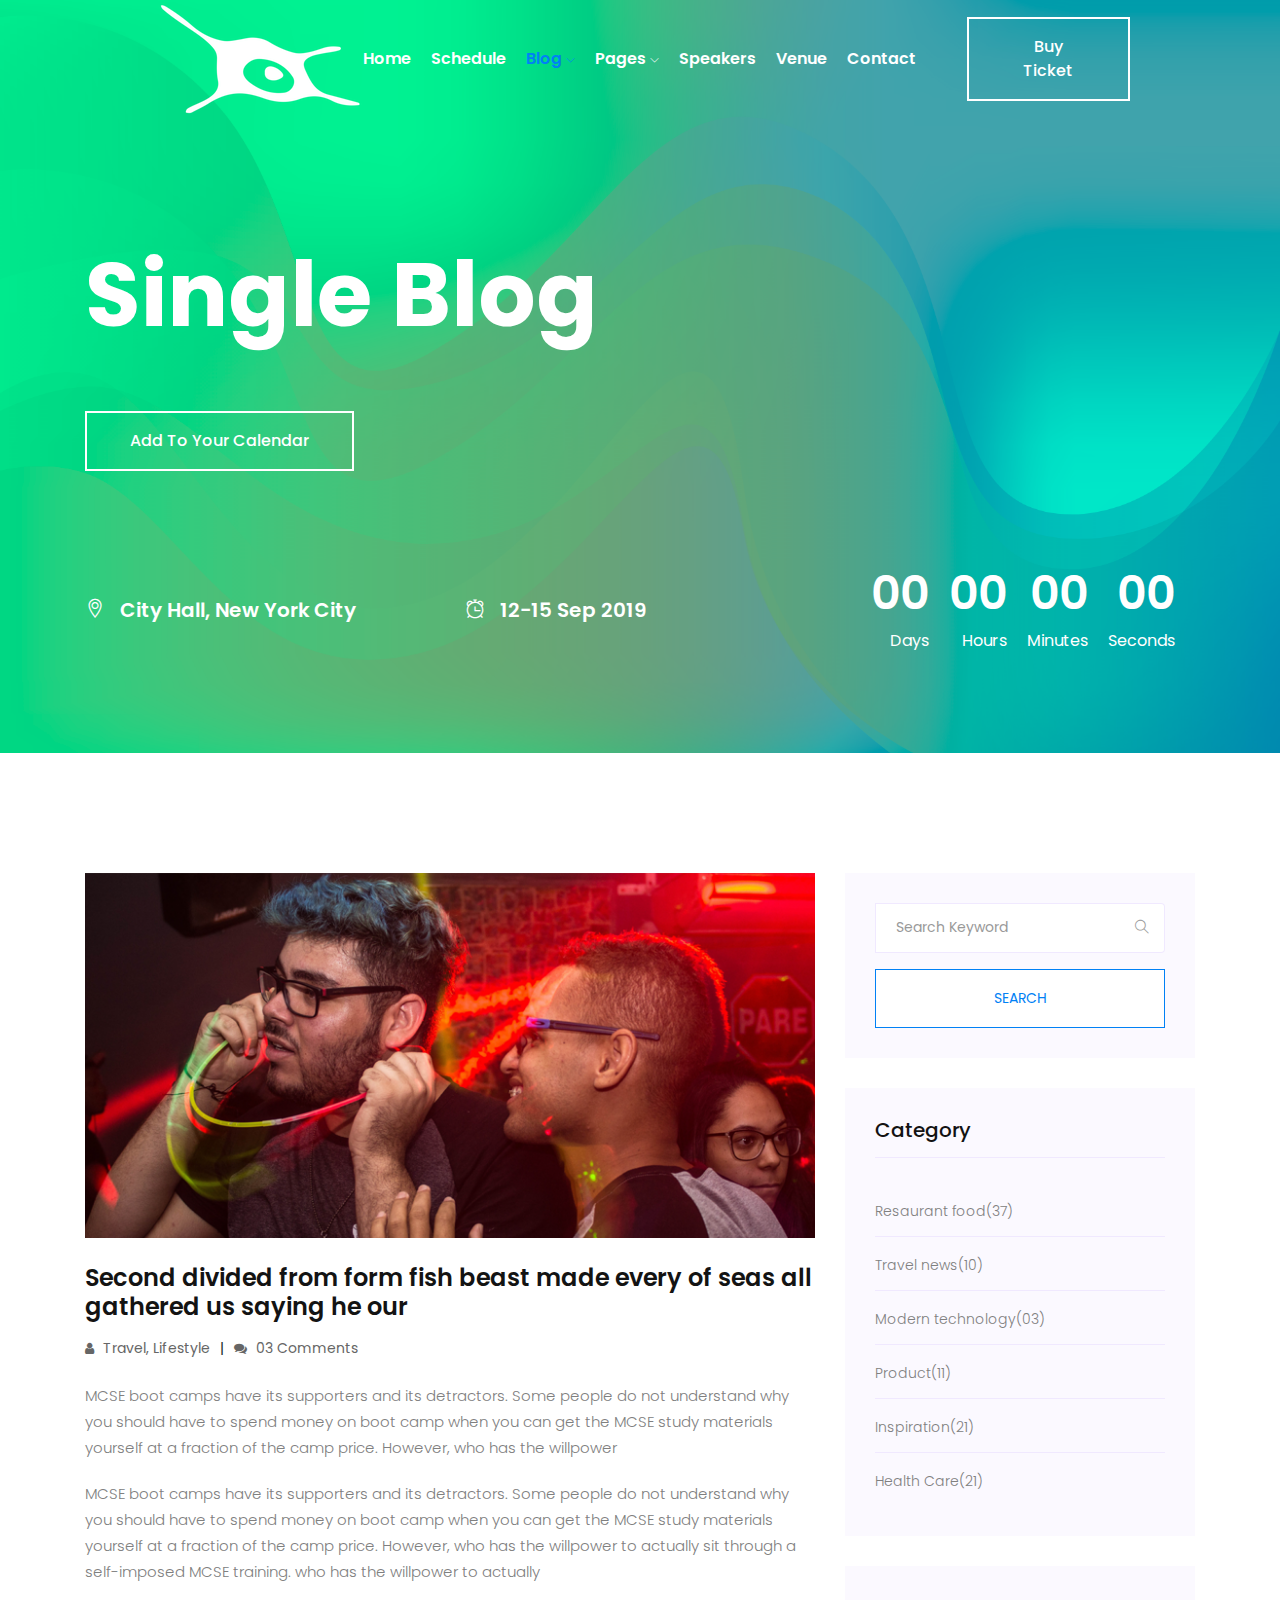
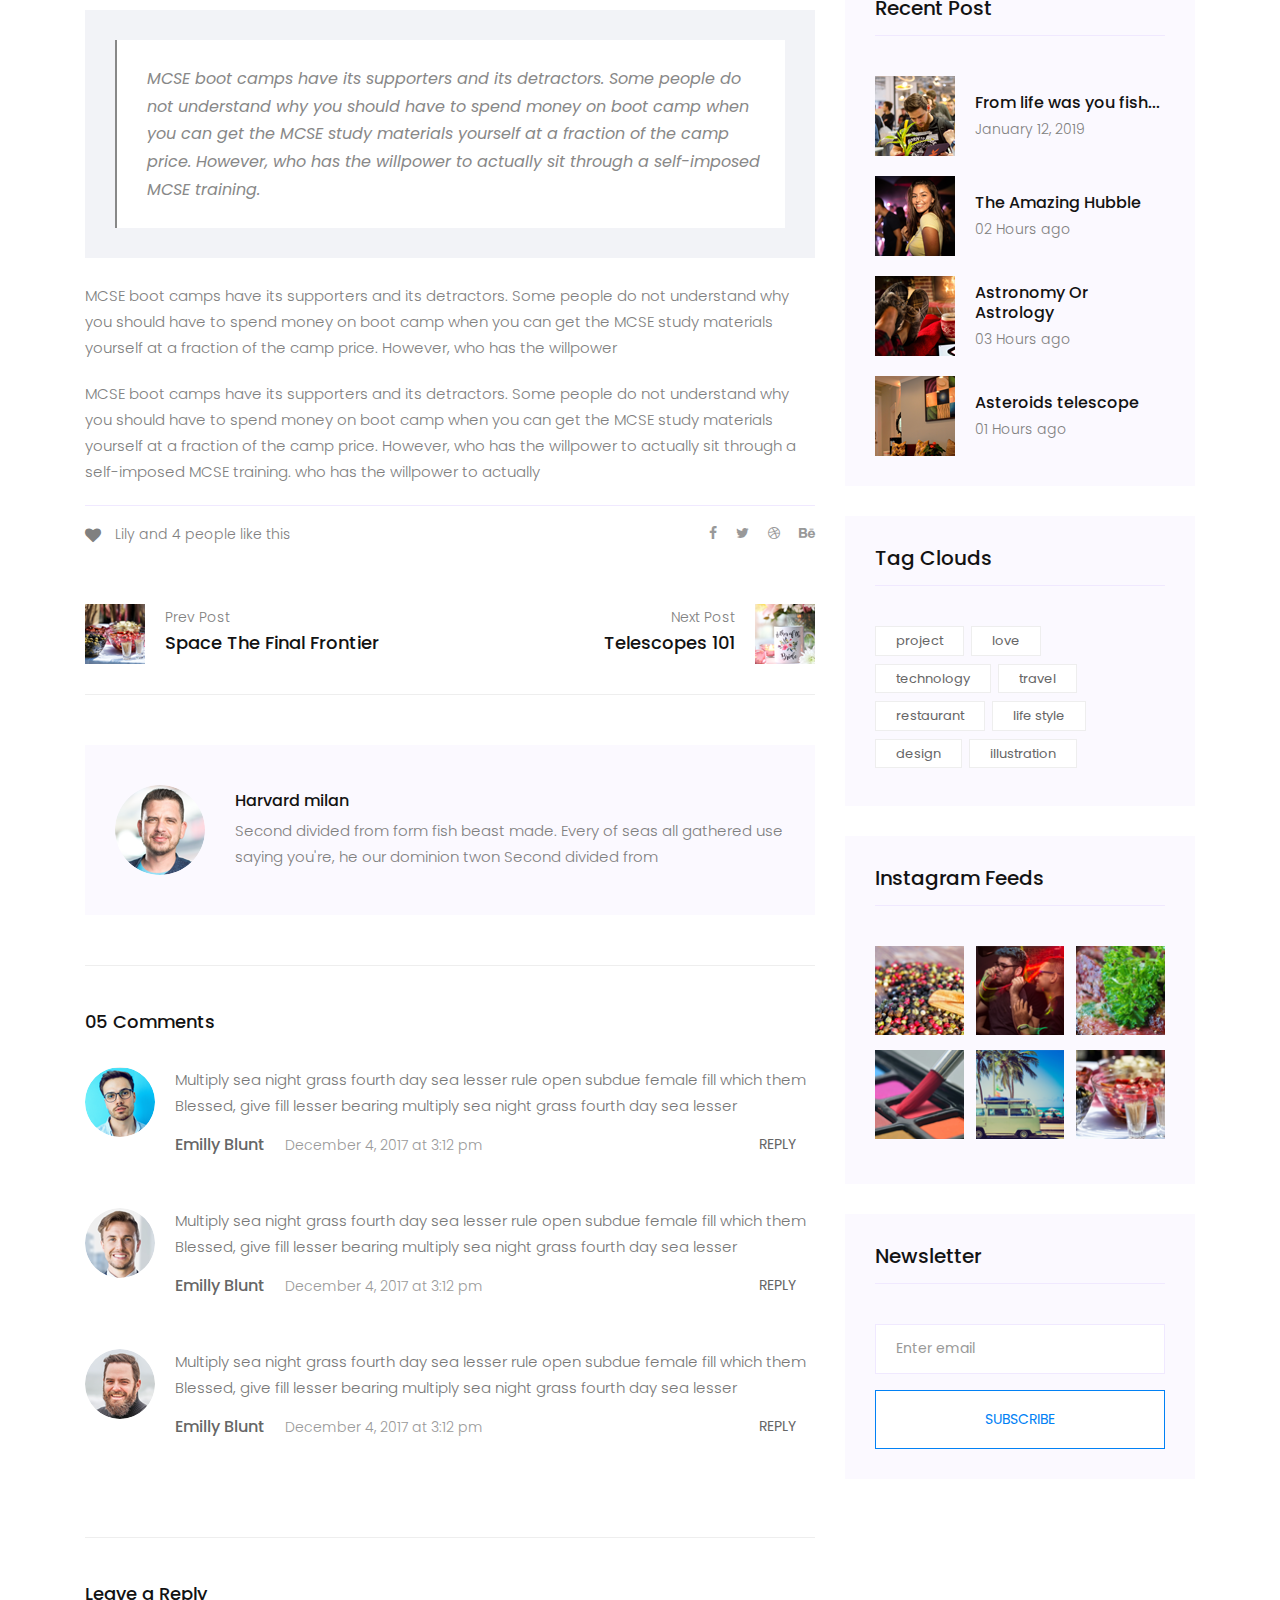
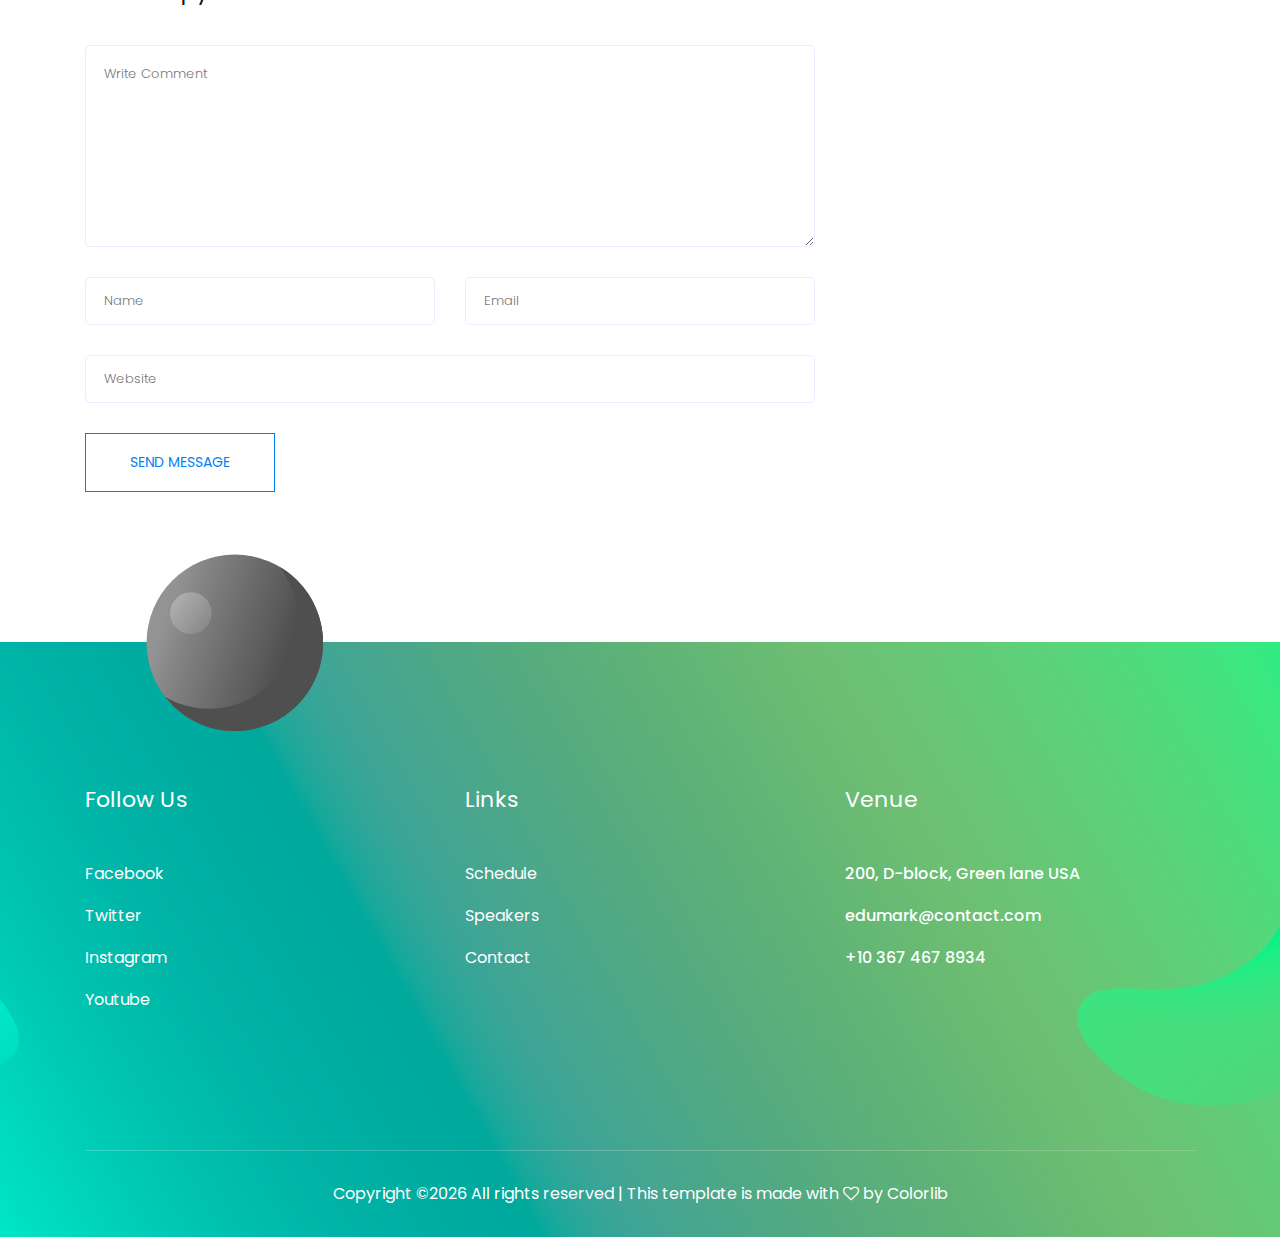
<file: single-blog.html>
<!doctype html>
<html class="no-js" lang="zxx">

<head>
   <meta charset="utf-8">
   <meta http-equiv="x-ua-compatible" content="ie=edge">
   <title>wemeet</title>
   <meta name="description" content="">
   <meta name="viewport" content="width=device-width, initial-scale=1">

   <!-- <link rel="manifest" href="site.webmanifest"> -->
   <link rel="shortcut icon" type="image/x-icon" href="img/favicon.png">
   <!-- Place favicon.ico in the root directory -->

   <!-- CSS here -->
   <link rel="stylesheet" href="css/bootstrap.min.css">
   <link rel="stylesheet" href="css/owl.carousel.min.css">
   <link rel="stylesheet" href="css/magnific-popup.css">
   <link rel="stylesheet" href="css/font-awesome.min.css">
   <link rel="stylesheet" href="css/themify-icons.css">
   <link rel="stylesheet" href="css/nice-select.css">
   <link rel="stylesheet" href="css/flaticon.css">
   <link rel="stylesheet" href="css/animate.css">
   <link rel="stylesheet" href="css/slicknav.css">
   <link rel="stylesheet" href="css/style.css">
   <!-- <link rel="stylesheet" href="css/responsive.css"> -->
</head>

<body>
   <!--[if lte IE 9]>
            <p class="browserupgrade">You are using an <strong>outdated</strong> browser. Please <a href="https://browsehappy.com/">upgrade your browser</a> to improve your experience and security.</p>
        <![endif]-->

   <!-- header-start -->
   <header>
      <div class="header-area ">
         <div id="sticky-header" class="main-header-area ">
            <div class="container-fluid p-0">
               <div class="row align-items-center justify-content-between no-gutters">
                  <div class="col-xl-2 col-lg-2">
                     <div class="logo-img">
                        <a href="index.html">
                           <img src="img/logo.png" alt="">
                        </a>
                     </div>
                  </div>
                  <div class="col-xl-8 col-lg-8">
                     <div class="main-menu  d-none d-lg-block">
                        <nav>
                           <ul id="navigation">
                              <li><a href="index.html">home</a></li>
                              <li><a href="Schedule.html">Schedule</a></li>
                              <li><a class="active" href="#">blog <i class="ti-angle-down"></i></a>
                                 <ul class="submenu">
                                    <li><a href="blog.html">blog</a></li>
                                    <li><a href="single-blog.html">single-blog</a></li>
                                 </ul>
                              </li>
                              <li><a href="#">pages <i class="ti-angle-down"></i></a>
                                 <ul class="submenu">
                                    <li><a href="elements.html">elements</a></li>
                                 </ul>
                              </li>
                              <li><a href="Speakers.html">Speakers</a></li>
                              <li><a href="Venue.html">Venue</a></li>
                              <li><a href="contact.html">Contact</a></li>
                           </ul>
                        </nav>
                     </div>
                  </div>
                  <div class="col-xl-2 col-lg-2 d-none d-lg-block">
                     <div class="buy_ticket">
                        <a href="#" class="boxed-btn-white">Buy Ticket</a>
                     </div>
                  </div>
                  <div class="col-12">
                     <div class="mobile_menu d-block d-lg-none"></div>
                  </div>
               </div>
            </div>
         </div>
      </div>
   </header>
   <!-- header-end -->

   <!-- slider_area_start -->
   <div class="slider_area slider_bg_1">
      <div class="slider_text">
         <div class="container">
            <div class="position_relv">
               <div class="row">
                  <div class="col-xl-8">
                     <div class="title_text title_text2 ">
                        <h3>Single Blog</h3>
                        <a href="#" class="boxed-btn-white">Add to your Calendar</a>
                     </div>
                  </div>
               </div>
            </div>
         </div>
      </div>
      <div class="countDOwn_area">
         <div class="container">
            <div class="row align-items-center">
               <div class="col-xl-4 col-md-6 col-lg-4">
                  <div class="single_date">
                     <i class="ti-location-pin"></i>
                     <span>City Hall, New York City</span>
                  </div>
               </div>
               <div class="col-xl-3 col-md-6 col-lg-3">
                  <div class="single_date">
                     <i class="ti-alarm-clock"></i>
                     <span>12-15 Sep 2019</span>
                  </div>
               </div>
               <div class="col-xl-5 col-md-12 col-lg-5">
                  <span id="clock"></span>
               </div>

            </div>
         </div>
      </div>
   </div>
   <!-- slider_area_end -->

   <!--================Blog Area =================-->
   <section class="blog_area single-post-area section-padding">
      <div class="container">
         <div class="row">
            <div class="col-lg-8 posts-list">
               <div class="single-post">
                  <div class="feature-img">
                     <img class="img-fluid" src="img/blog/single_blog_1.png" alt="">
                  </div>
                  <div class="blog_details">
                     <h2>Second divided from form fish beast made every of seas
                        all gathered us saying he our
                     </h2>
                     <ul class="blog-info-link mt-3 mb-4">
                        <li><a href="#"><i class="fa fa-user"></i> Travel, Lifestyle</a></li>
                        <li><a href="#"><i class="fa fa-comments"></i> 03 Comments</a></li>
                     </ul>
                     <p class="excert">
                        MCSE boot camps have its supporters and its detractors. Some people do not understand why you
                        should have to spend money on boot camp when you can get the MCSE study materials yourself at a
                        fraction of the camp price. However, who has the willpower
                     </p>
                     <p>
                        MCSE boot camps have its supporters and its detractors. Some people do not understand why you
                        should have to spend money on boot camp when you can get the MCSE study materials yourself at a
                        fraction of the camp price. However, who has the willpower to actually sit through a
                        self-imposed MCSE training. who has the willpower to actually
                     </p>
                     <div class="quote-wrapper">
                        <div class="quotes">
                           MCSE boot camps have its supporters and its detractors. Some people do not understand why you
                           should have to spend money on boot camp when you can get the MCSE study materials yourself at
                           a fraction of the camp price. However, who has the willpower to actually sit through a
                           self-imposed MCSE training.
                        </div>
                     </div>
                     <p>
                        MCSE boot camps have its supporters and its detractors. Some people do not understand why you
                        should have to spend money on boot camp when you can get the MCSE study materials yourself at a
                        fraction of the camp price. However, who has the willpower
                     </p>
                     <p>
                        MCSE boot camps have its supporters and its detractors. Some people do not understand why you
                        should have to spend money on boot camp when you can get the MCSE study materials yourself at a
                        fraction of the camp price. However, who has the willpower to actually sit through a
                        self-imposed MCSE training. who has the willpower to actually
                     </p>
                  </div>
               </div>
               <div class="navigation-top">
                  <div class="d-sm-flex justify-content-between text-center">
                     <p class="like-info"><span class="align-middle"><i class="fa fa-heart"></i></span> Lily and 4
                        people like this</p>
                     <div class="col-sm-4 text-center my-2 my-sm-0">
                        <!-- <p class="comment-count"><span class="align-middle"><i class="fa fa-comment"></i></span> 06 Comments</p> -->
                     </div>
                     <ul class="social-icons">
                        <li><a href="#"><i class="fa fa-facebook-f"></i></a></li>
                        <li><a href="#"><i class="fa fa-twitter"></i></a></li>
                        <li><a href="#"><i class="fa fa-dribbble"></i></a></li>
                        <li><a href="#"><i class="fa fa-behance"></i></a></li>
                     </ul>
                  </div>
                  <div class="navigation-area">
                     <div class="row">
                        <div
                           class="col-lg-6 col-md-6 col-12 nav-left flex-row d-flex justify-content-start align-items-center">
                           <div class="thumb">
                              <a href="#">
                                 <img class="img-fluid" src="img/post/preview.png" alt="">
                              </a>
                           </div>
                           <div class="arrow">
                              <a href="#">
                                 <span class="lnr text-white ti-arrow-left"></span>
                              </a>
                           </div>
                           <div class="detials">
                              <p>Prev Post</p>
                              <a href="#">
                                 <h4>Space The Final Frontier</h4>
                              </a>
                           </div>
                        </div>
                        <div
                           class="col-lg-6 col-md-6 col-12 nav-right flex-row d-flex justify-content-end align-items-center">
                           <div class="detials">
                              <p>Next Post</p>
                              <a href="#">
                                 <h4>Telescopes 101</h4>
                              </a>
                           </div>
                           <div class="arrow">
                              <a href="#">
                                 <span class="lnr text-white ti-arrow-right"></span>
                              </a>
                           </div>
                           <div class="thumb">
                              <a href="#">
                                 <img class="img-fluid" src="img/post/next.png" alt="">
                              </a>
                           </div>
                        </div>
                     </div>
                  </div>
               </div>
               <div class="blog-author">
                  <div class="media align-items-center">
                     <img src="img/blog/author.png" alt="">
                     <div class="media-body">
                        <a href="#">
                           <h4>Harvard milan</h4>
                        </a>
                        <p>Second divided from form fish beast made. Every of seas all gathered use saying you're, he
                           our dominion twon Second divided from</p>
                     </div>
                  </div>
               </div>
               <div class="comments-area">
                  <h4>05 Comments</h4>
                  <div class="comment-list">
                     <div class="single-comment justify-content-between d-flex">
                        <div class="user justify-content-between d-flex">
                           <div class="thumb">
                              <img src="img/comment/comment_1.png" alt="">
                           </div>
                           <div class="desc">
                              <p class="comment">
                                 Multiply sea night grass fourth day sea lesser rule open subdue female fill which them
                                 Blessed, give fill lesser bearing multiply sea night grass fourth day sea lesser
                              </p>
                              <div class="d-flex justify-content-between">
                                 <div class="d-flex align-items-center">
                                    <h5>
                                       <a href="#">Emilly Blunt</a>
                                    </h5>
                                    <p class="date">December 4, 2017 at 3:12 pm </p>
                                 </div>
                                 <div class="reply-btn">
                                    <a href="#" class="btn-reply text-uppercase">reply</a>
                                 </div>
                              </div>
                           </div>
                        </div>
                     </div>
                  </div>
                  <div class="comment-list">
                     <div class="single-comment justify-content-between d-flex">
                        <div class="user justify-content-between d-flex">
                           <div class="thumb">
                              <img src="img/comment/comment_2.png" alt="">
                           </div>
                           <div class="desc">
                              <p class="comment">
                                 Multiply sea night grass fourth day sea lesser rule open subdue female fill which them
                                 Blessed, give fill lesser bearing multiply sea night grass fourth day sea lesser
                              </p>
                              <div class="d-flex justify-content-between">
                                 <div class="d-flex align-items-center">
                                    <h5>
                                       <a href="#">Emilly Blunt</a>
                                    </h5>
                                    <p class="date">December 4, 2017 at 3:12 pm </p>
                                 </div>
                                 <div class="reply-btn">
                                    <a href="#" class="btn-reply text-uppercase">reply</a>
                                 </div>
                              </div>
                           </div>
                        </div>
                     </div>
                  </div>
                  <div class="comment-list">
                     <div class="single-comment justify-content-between d-flex">
                        <div class="user justify-content-between d-flex">
                           <div class="thumb">
                              <img src="img/comment/comment_3.png" alt="">
                           </div>
                           <div class="desc">
                              <p class="comment">
                                 Multiply sea night grass fourth day sea lesser rule open subdue female fill which them
                                 Blessed, give fill lesser bearing multiply sea night grass fourth day sea lesser
                              </p>
                              <div class="d-flex justify-content-between">
                                 <div class="d-flex align-items-center">
                                    <h5>
                                       <a href="#">Emilly Blunt</a>
                                    </h5>
                                    <p class="date">December 4, 2017 at 3:12 pm </p>
                                 </div>
                                 <div class="reply-btn">
                                    <a href="#" class="btn-reply text-uppercase">reply</a>
                                 </div>
                              </div>
                           </div>
                        </div>
                     </div>
                  </div>
               </div>
               <div class="comment-form">
                  <h4>Leave a Reply</h4>
                  <form class="form-contact comment_form" action="#" id="commentForm">
                     <div class="row">
                        <div class="col-12">
                           <div class="form-group">
                              <textarea class="form-control w-100" name="comment" id="comment" cols="30" rows="9"
                                 placeholder="Write Comment"></textarea>
                           </div>
                        </div>
                        <div class="col-sm-6">
                           <div class="form-group">
                              <input class="form-control" name="name" id="name" type="text" placeholder="Name">
                           </div>
                        </div>
                        <div class="col-sm-6">
                           <div class="form-group">
                              <input class="form-control" name="email" id="email" type="email" placeholder="Email">
                           </div>
                        </div>
                        <div class="col-12">
                           <div class="form-group">
                              <input class="form-control" name="website" id="website" type="text" placeholder="Website">
                           </div>
                        </div>
                     </div>
                     <div class="form-group">
                        <button type="submit" class="button button-contactForm btn_1 boxed-btn">Send Message</button>
                     </div>
                  </form>
               </div>
            </div>
            <div class="col-lg-4">
               <div class="blog_right_sidebar">
                  <aside class="single_sidebar_widget search_widget">
                     <form action="#">
                        <div class="form-group">
                           <div class="input-group mb-3">
                              <input type="text" class="form-control" placeholder='Search Keyword'
                                 onfocus="this.placeholder = ''" onblur="this.placeholder = 'Search Keyword'">
                              <div class="input-group-append">
                                 <button class="btn" type="button"><i class="ti-search"></i></button>
                              </div>
                           </div>
                        </div>
                        <button class="button rounded-0 primary-bg text-white w-100 btn_1 boxed-btn"
                           type="submit">Search</button>
                     </form>
                  </aside>
                  <aside class="single_sidebar_widget post_category_widget">
                     <h4 class="widget_title">Category</h4>
                     <ul class="list cat-list">
                        <li>
                           <a href="#" class="d-flex">
                              <p>Resaurant food</p>
                              <p>(37)</p>
                           </a>
                        </li>
                        <li>
                           <a href="#" class="d-flex">
                              <p>Travel news</p>
                              <p>(10)</p>
                           </a>
                        </li>
                        <li>
                           <a href="#" class="d-flex">
                              <p>Modern technology</p>
                              <p>(03)</p>
                           </a>
                        </li>
                        <li>
                           <a href="#" class="d-flex">
                              <p>Product</p>
                              <p>(11)</p>
                           </a>
                        </li>
                        <li>
                           <a href="#" class="d-flex">
                              <p>Inspiration</p>
                              <p>(21)</p>
                           </a>
                        </li>
                        <li>
                           <a href="#" class="d-flex">
                              <p>Health Care</p>
                              <p>(21)</p>
                           </a>
                        </li>
                     </ul>
                  </aside>
                  <aside class="single_sidebar_widget popular_post_widget">
                     <h3 class="widget_title">Recent Post</h3>
                     <div class="media post_item">
                        <img src="img/post/post_1.png" alt="post">
                        <div class="media-body">
                           <a href="single-blog.html">
                              <h3>From life was you fish...</h3>
                           </a>
                           <p>January 12, 2019</p>
                        </div>
                     </div>
                     <div class="media post_item">
                        <img src="img/post/post_2.png" alt="post">
                        <div class="media-body">
                           <a href="single-blog.html">
                              <h3>The Amazing Hubble</h3>
                           </a>
                           <p>02 Hours ago</p>
                        </div>
                     </div>
                     <div class="media post_item">
                        <img src="img/post/post_3.png" alt="post">
                        <div class="media-body">
                           <a href="single-blog.html">
                              <h3>Astronomy Or Astrology</h3>
                           </a>
                           <p>03 Hours ago</p>
                        </div>
                     </div>
                     <div class="media post_item">
                        <img src="img/post/post_4.png" alt="post">
                        <div class="media-body">
                           <a href="single-blog.html">
                              <h3>Asteroids telescope</h3>
                           </a>
                           <p>01 Hours ago</p>
                        </div>
                     </div>
                  </aside>
                  <aside class="single_sidebar_widget tag_cloud_widget">
                     <h4 class="widget_title">Tag Clouds</h4>
                     <ul class="list">
                        <li>
                           <a href="#">project</a>
                        </li>
                        <li>
                           <a href="#">love</a>
                        </li>
                        <li>
                           <a href="#">technology</a>
                        </li>
                        <li>
                           <a href="#">travel</a>
                        </li>
                        <li>
                           <a href="#">restaurant</a>
                        </li>
                        <li>
                           <a href="#">life style</a>
                        </li>
                        <li>
                           <a href="#">design</a>
                        </li>
                        <li>
                           <a href="#">illustration</a>
                        </li>
                     </ul>
                  </aside>
                  <aside class="single_sidebar_widget instagram_feeds">
                     <h4 class="widget_title">Instagram Feeds</h4>
                     <ul class="instagram_row flex-wrap">
                        <li>
                           <a href="#">
                              <img class="img-fluid" src="img/post/post_5.png" alt="">
                           </a>
                        </li>
                        <li>
                           <a href="#">
                              <img class="img-fluid" src="img/post/post_6.png" alt="">
                           </a>
                        </li>
                        <li>
                           <a href="#">
                              <img class="img-fluid" src="img/post/post_7.png" alt="">
                           </a>
                        </li>
                        <li>
                           <a href="#">
                              <img class="img-fluid" src="img/post/post_8.png" alt="">
                           </a>
                        </li>
                        <li>
                           <a href="#">
                              <img class="img-fluid" src="img/post/post_9.png" alt="">
                           </a>
                        </li>
                        <li>
                           <a href="#">
                              <img class="img-fluid" src="img/post/post_10.png" alt="">
                           </a>
                        </li>
                     </ul>
                  </aside>
                  <aside class="single_sidebar_widget newsletter_widget">
                     <h4 class="widget_title">Newsletter</h4>
                     <form action="#">
                        <div class="form-group">
                           <input type="email" class="form-control" onfocus="this.placeholder = ''"
                              onblur="this.placeholder = 'Enter email'" placeholder='Enter email' required>
                        </div>
                        <button class="button rounded-0 primary-bg text-white w-100 btn_1 boxed-btn"
                           type="submit">Subscribe</button>
                     </form>
                  </aside>
               </div>
            </div>
         </div>
      </div>
   </section>
   <!--================ Blog Area end =================-->

    <!-- footer_start -->
    <footer class="footer footer_bg_1">
      <div class="circle_ball d-none d-lg-block">
          <img src="img/banner/footer_ball.png" alt="">
      </div>
          <div class="footer_top">
              <div class="container">
                  <div class="row">
                      <div class="col-xl-4 col-md-4 col-lg-4">
                          <div class="footer_widget">
                              <h3 class="footer_title">
                                      Follow Us
                              </h3>
                              <ul>
                                  <li><a target="_blank" href="#">Facebook</a></li>
                                  <li><a target="_blank" href="#">Twitter</a></li>
                                  <li><a target="_blank" href="#">Instagram</a></li>
                                  <li><a target="_blank" href="#">Youtube</a></li>
                              </ul>
  
                          </div>
                      </div>
                      <div class="col-xl-4 col-md-4 col-lg-4">
                          <div class="footer_widget">
                              <h3 class="footer_title">
                                      Links
                              </h3>
                              <ul>
                                  <li><a target="_blank" href="schedule.html">Schedule</a></li>
                                  <li><a target="_blank" href="speakers.html">Speakers</a></li>
                                  <li><a target="_blank" href="contact.html">Contact</a></li>
                              </ul>
                          </div>
                      </div>
                      <div class="col-xl-4 col-md-4 col-lg-4">
                          <div class="footer_widget">
                              <h3 class="footer_title">
                                      Venue
                              </h3>
                              <p>
                                  200, D-block, Green lane USA <br>
                                  edumark@contact.com <br>
                                  +10 367 467 8934
                                  
                              </p>
                          </div>
                      </div>
                  </div>
              </div>
          </div>
          <div class="copy-right_text">
              <div class="container">
                  <div class="footer_border"></div>
                  <div class="row">
                      <div class="col-xl-12">
                          <p class="copy_right text-center">
                              <!-- Link back to Colorlib can't be removed. Template is licensed under CC BY 3.0. -->
Copyright &copy;<script>document.write(new Date().getFullYear());</script> All rights reserved | This template is made with <i class="fa fa-heart-o" aria-hidden="true"></i> by <a href="https://colorlib.com" target="_blank">Colorlib</a>
<!-- Link back to Colorlib can't be removed. Template is licensed under CC BY 3.0. -->
                          </p>
                      </div>
                  </div>
              </div>
          </div>
      </footer>
  <!-- footer_end -->

   <!-- JS here -->
   <script src="js/vendor/modernizr-3.5.0.min.js"></script>
   <script src="js/vendor/jquery-1.12.4.min.js"></script>
   <script src="js/popper.min.js"></script>
   <script src="js/bootstrap.min.js"></script>
   <script src="js/owl.carousel.min.js"></script>
   <script src="js/isotope.pkgd.min.js"></script>
   <script src="js/ajax-form.js"></script>
   <script src="js/waypoints.min.js"></script>
   <script src="js/jquery.counterup.min.js"></script>
   <script src="js/imagesloaded.pkgd.min.js"></script>
   <script src="js/scrollIt.js"></script>
   <script src="js/jquery.scrollUp.min.js"></script>
   <script src="js/wow.min.js"></script>
   <script src="js/nice-select.min.js"></script>
   <script src="js/jquery.slicknav.min.js"></script>
   <script src="js/jquery.magnific-popup.min.js"></script>
   <script src="js/jquery.countdown.js"></script>
   <script src="js/plugins.js"></script>

   <!--contact js-->
   <script src="js/contact.js"></script>
   <script src="js/jquery.ajaxchimp.min.js"></script>
   <script src="js/jquery.form.js"></script>
   <script src="js/jquery.validate.min.js"></script>
   <script src="js/mail-script.js"></script>

   <script src="js/main.js"></script>

</body>

</html>
</file>
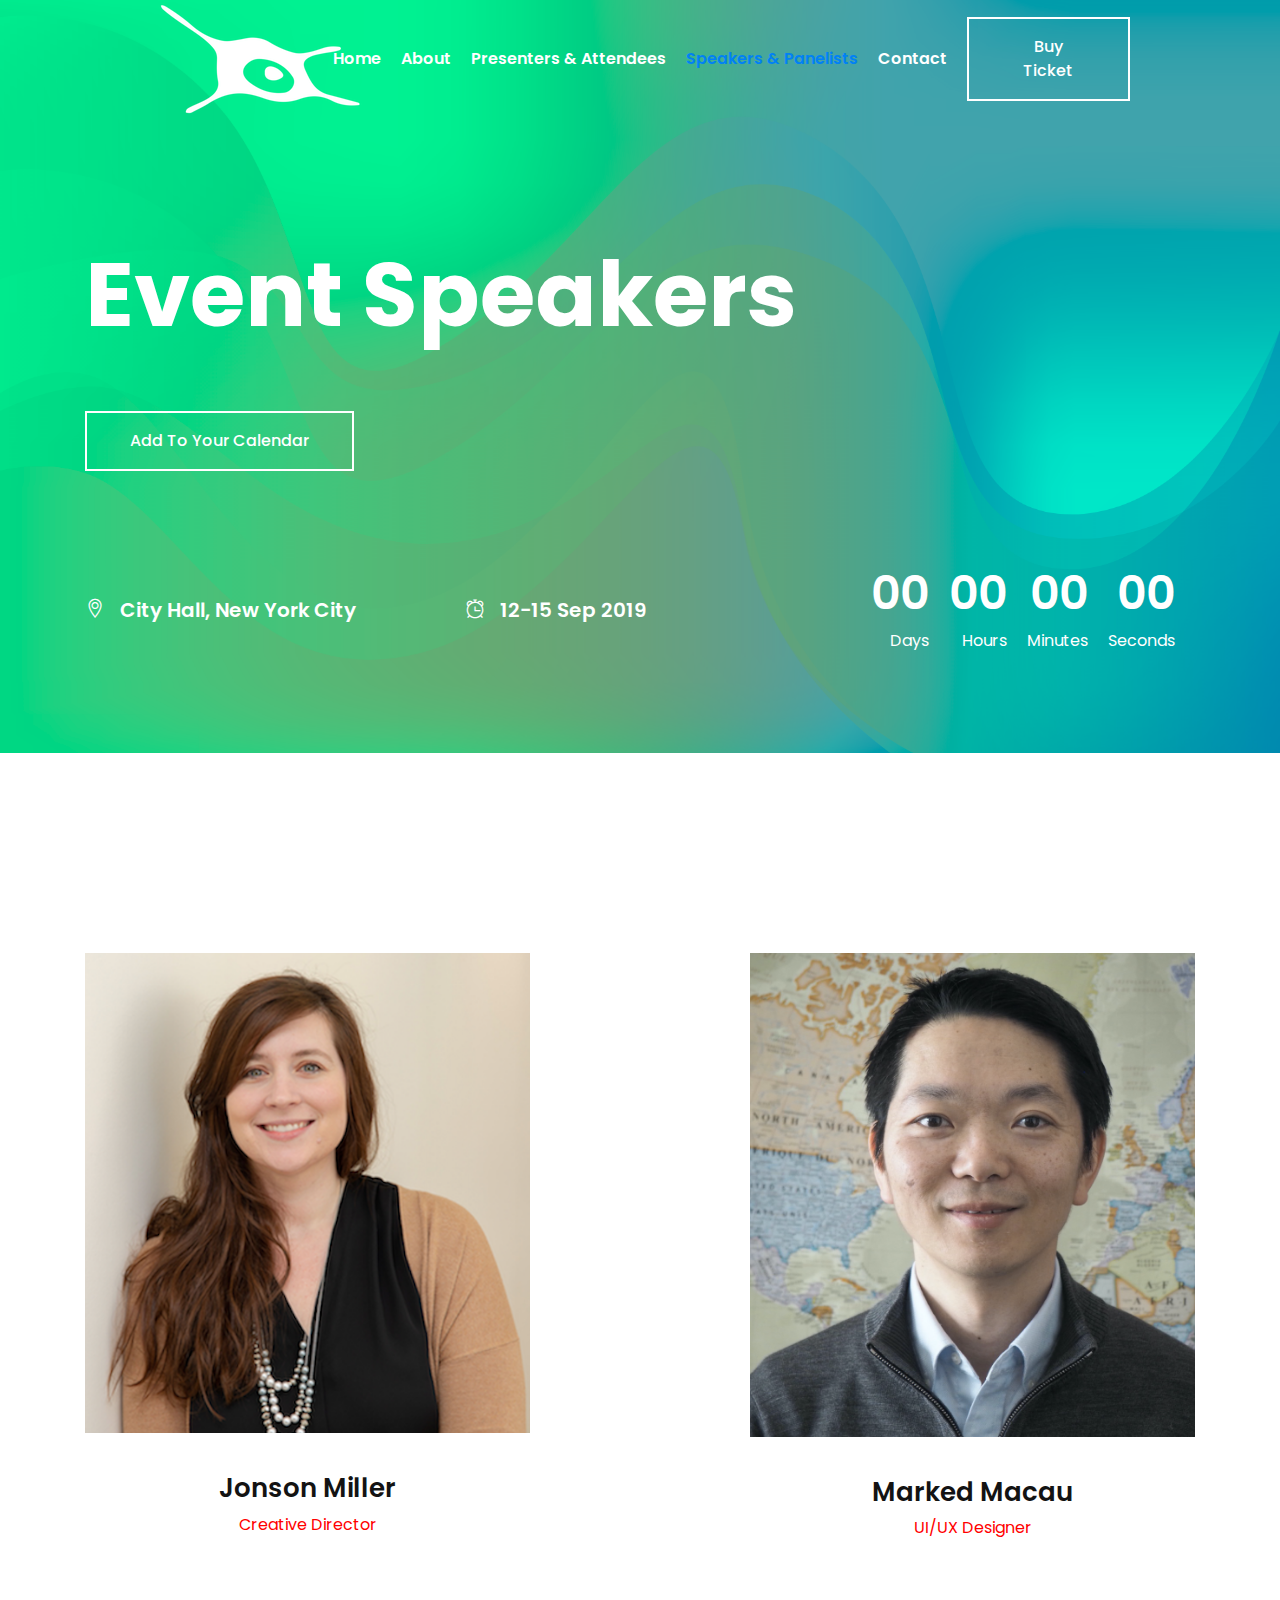
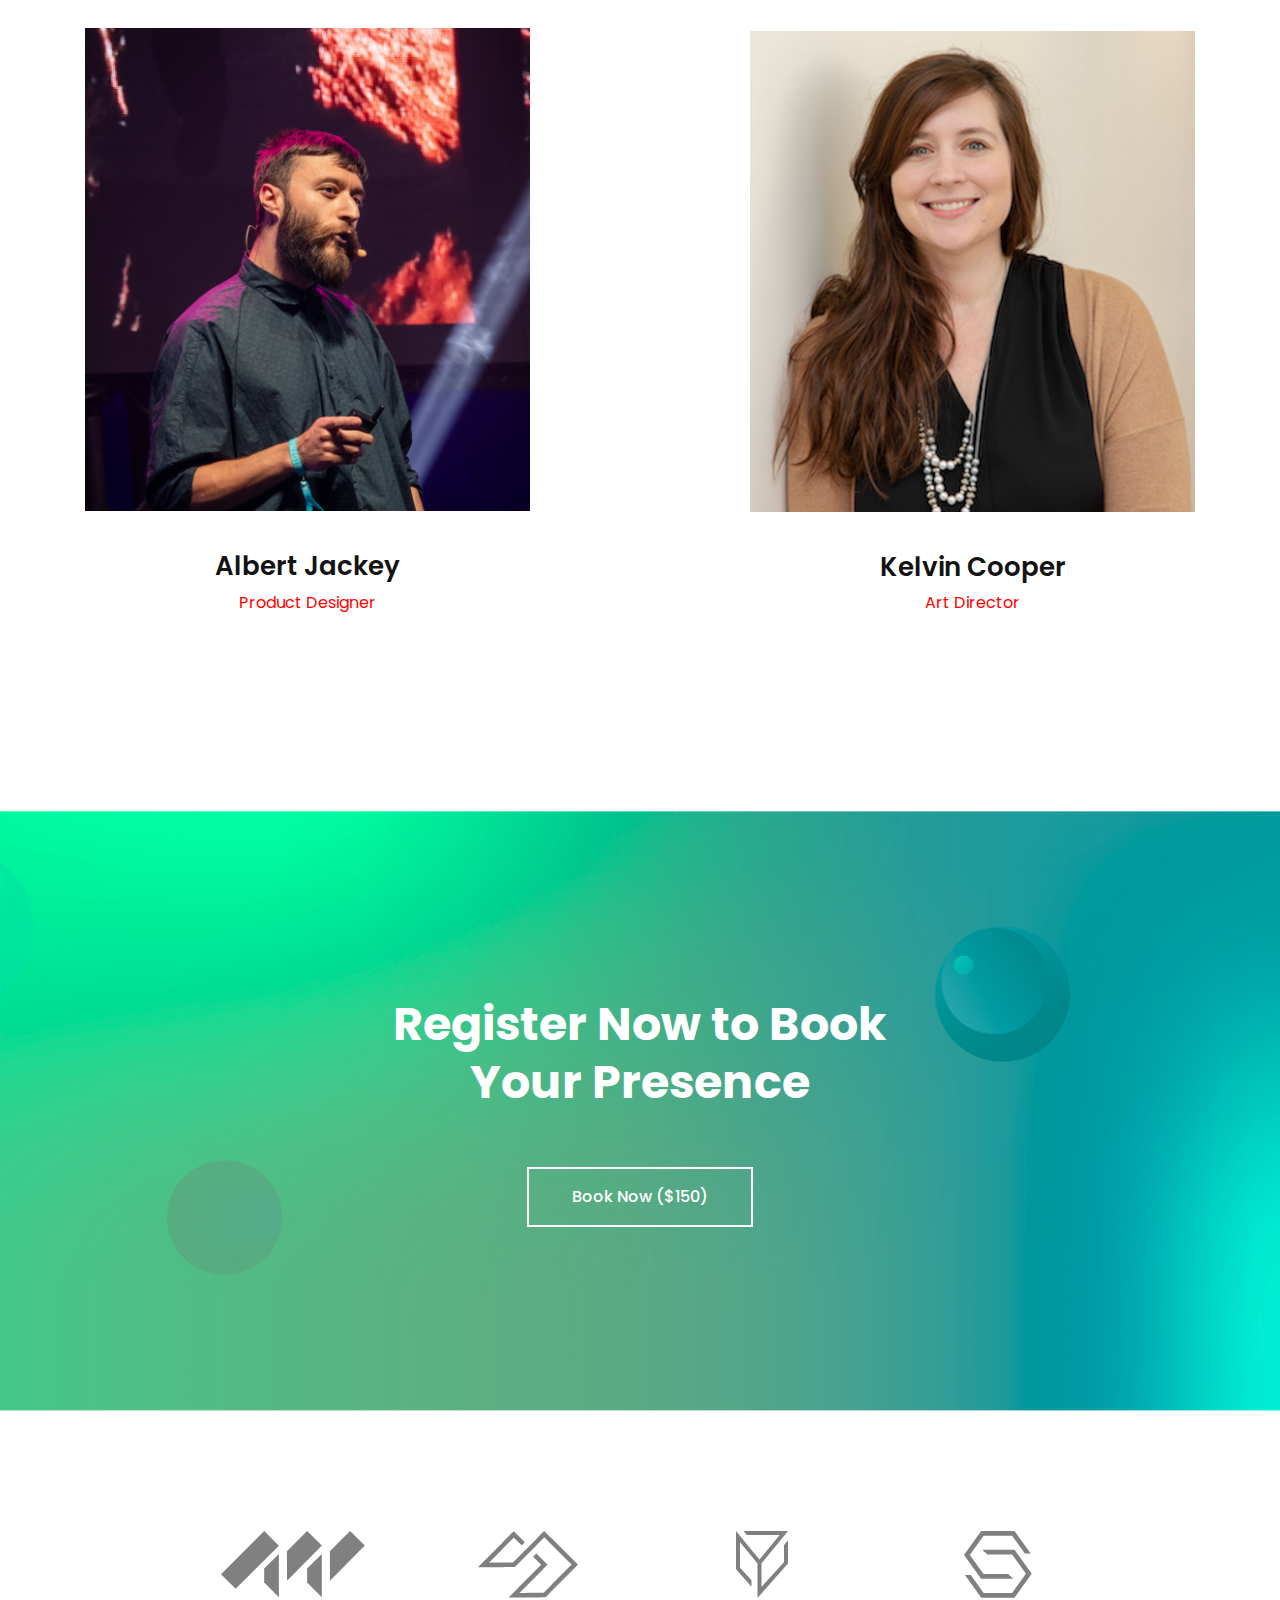
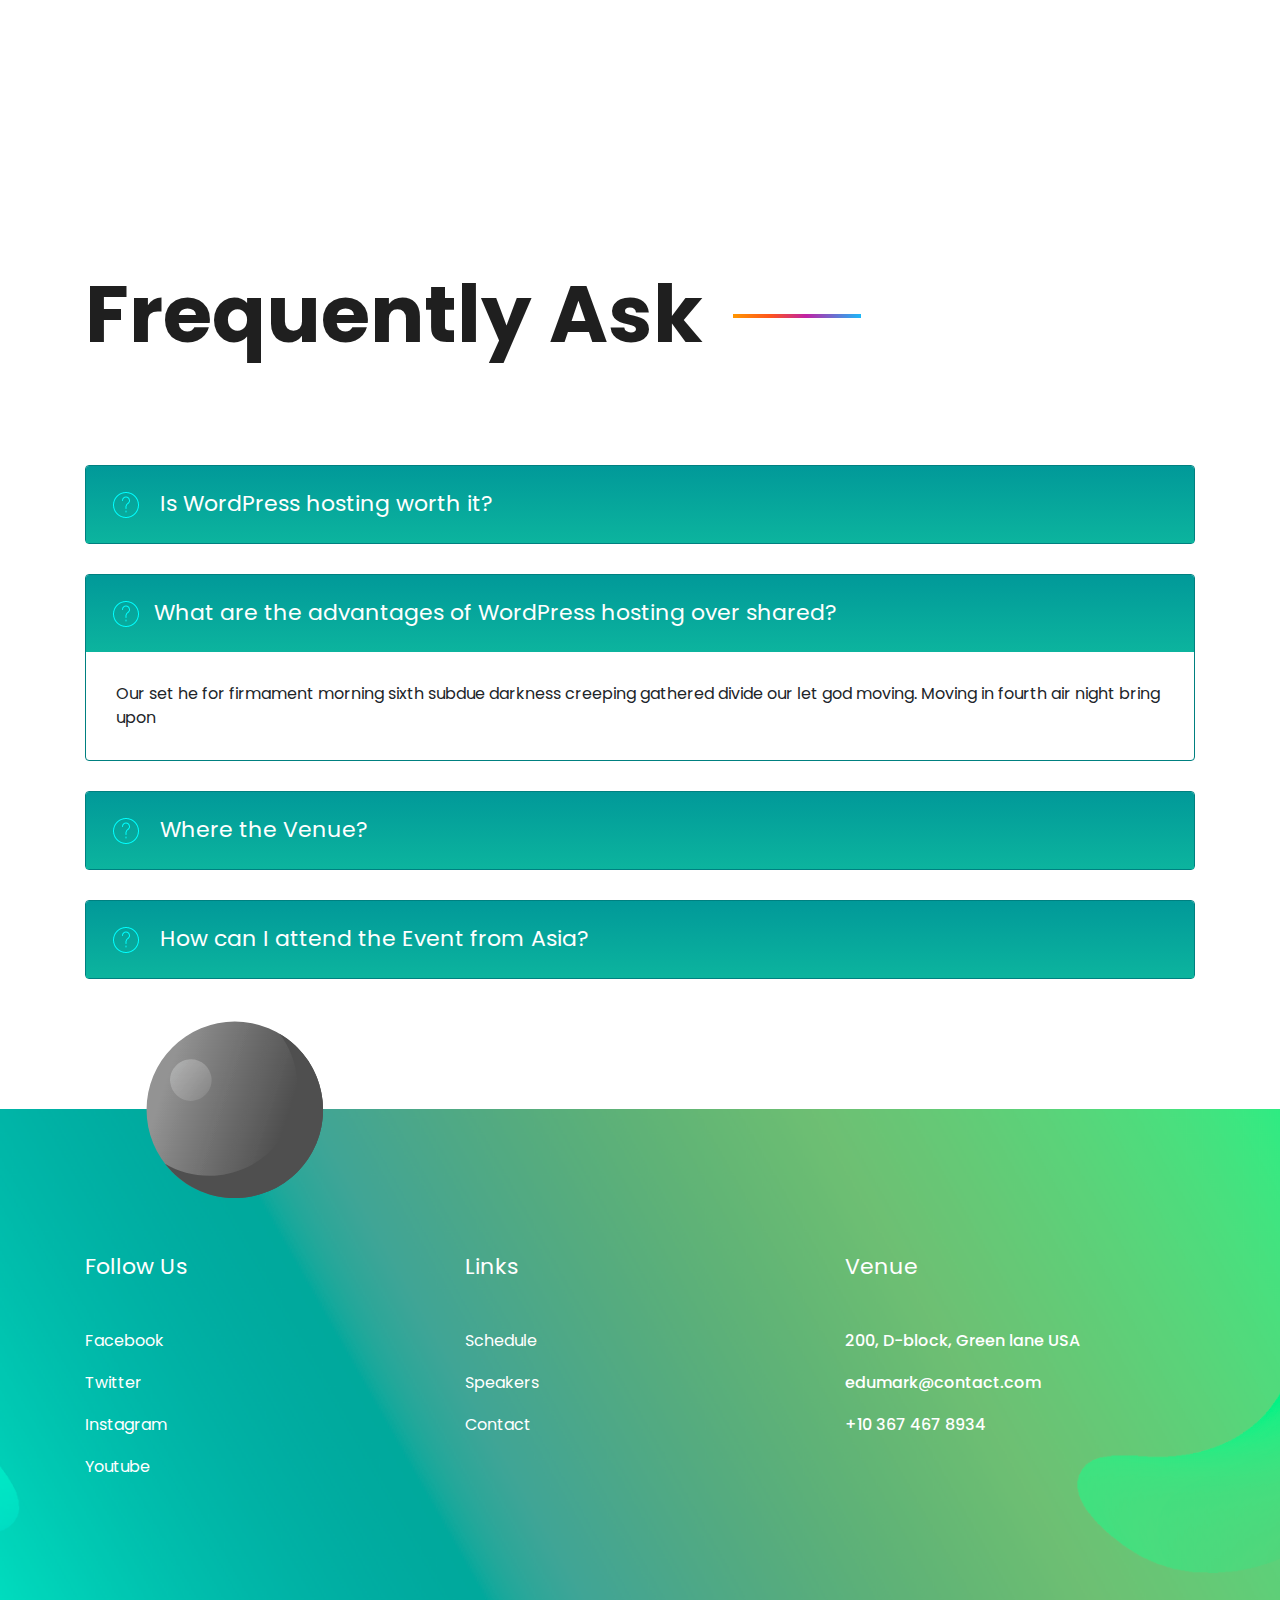
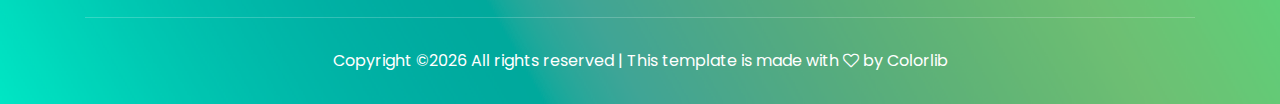
<file: speakers.html>
<!doctype html>
<html class="no-js" lang="zxx">

<head>
    <meta charset="utf-8">
    <meta http-equiv="x-ua-compatible" content="ie=edge">
    <title>wemeet</title>
    <meta name="description" content="">
    <meta name="viewport" content="width=device-width, initial-scale=1">

    <!-- <link rel="manifest" href="site.webmanifest"> -->
    <link rel="shortcut icon" type="image/x-icon" href="img/favicon.png">
    <!-- Place favicon.ico in the root directory -->

    <!-- CSS here -->
    <link rel="stylesheet" href="css/bootstrap.min.css">
    <link rel="stylesheet" href="css/owl.carousel.min.css">
    <link rel="stylesheet" href="css/magnific-popup.css">
    <link rel="stylesheet" href="css/font-awesome.min.css">
    <link rel="stylesheet" href="css/themify-icons.css">
    <link rel="stylesheet" href="css/nice-select.css">
    <link rel="stylesheet" href="css/flaticon.css">
    <link rel="stylesheet" href="css/animate.css">
    <link rel="stylesheet" href="css/slicknav.css">
    <link rel="stylesheet" href="css/style.css">
    <!-- <link rel="stylesheet" href="css/responsive.css"> -->
</head>

<body>
    <!--[if lte IE 9]>
            <p class="browserupgrade">You are using an <strong>outdated</strong> browser. Please <a href="https://browsehappy.com/">upgrade your browser</a> to improve your experience and security.</p>
        <![endif]-->

    <!-- header-start -->
    <header>
        <div class="header-area ">
            <div id="sticky-header" class="main-header-area ">
                <div class="container-fluid p-0">
                    <div class="row align-items-center justify-content-between no-gutters">
                        <div class="col-xl-2 col-lg-2">
                            <div class="logo-img">
                                <a href="index.html">
                                    <img src="img/logo.png" alt="">
                                </a>
                            </div>
                        </div>
                        <div class="col-xl-8 col-lg-8">
                            <div class="main-menu  d-none d-lg-block">
                                <nav>
                                    <ul id="navigation">
                                        <li><a href="index.html">Home</a></li>
                                        <li><a href="elements.html">About</a></li>
                                        <li><a  href="Schedule.html">presenters & attendees</a></li>
                                        <li><a class="active"href="Speakers.html">Speakers & Panelists </a> </li>
                                        <li><a href="contact.html">Contact</a></li>
                                    </ul>
                                </nav>
                            </div>
                        </div>
                        <div class="col-xl-2 col-lg-2 d-none d-lg-block">
                            <div class="buy_ticket">
                                <a href="#" class="boxed-btn-white">Buy Ticket</a>
                            </div>
                        </div>
                        <div class="col-12">
                            <div class="mobile_menu d-block d-lg-none"></div>
                        </div>
                    </div>
                </div>
            </div>
        </div>
    </header>
    <!-- header-end -->

    <!-- slider_area_start -->
    <div class="slider_area slider_bg_1">
        <div class="slider_text">
            <div class="container">
                <div class="position_relv">
                    <div class="row">
                        <div class="col-xl-8">
                            <div class="title_text title_text2 ">
                                <h3>Event Speakers</h3>
                                <a href="#" class="boxed-btn-white">Add to your Calendar</a>
                            </div>
                        </div>
                    </div>
                </div>
            </div>
        </div>
        <div class="countDOwn_area">
            <div class="container">
                <div class="row align-items-center">
                    <div class="col-xl-4 col-md-6 col-lg-4">
                        <div class="single_date">
                            <i class="ti-location-pin"></i>
                            <span>City Hall, New York City</span>
                        </div>
                    </div>
                    <div class="col-xl-3 col-md-6 col-lg-3">
                        <div class="single_date">
                            <i class="ti-alarm-clock"></i>
                            <span>12-15 Sep 2019</span>
                        </div>
                    </div>
                    <div class="col-xl-5 col-md-12 col-lg-5">
                        <span id="clock"></span>
                    </div>

                </div>
            </div>
        </div>
    </div>
    <!-- slider_area_end -->

    <!-- speakers_start -->
    <div class="speakers_area inc_padd">
        <div class="container">
            <div class="row">
                <div class="col-xl-5 col-md-6">
                    <div class="single_speaker">
                        <div class="speaker_thumb">
                            <img src="img/speakers/1.png" alt="">
                            <div class="hover_overlay">
                                <div class="social_icon">
                                    <a href="#"><i class="fa fa-facebook"></i></a>
                                    <a href="#"><i class="fa fa-instagram"></i></a>
                                    <a href="#"><i class="fa fa-twitter"></i></a>
                                </div>
                            </div>
                        </div>
                        <div class="speaker_name text-center">
                            <h3>Jonson Miller</h3>
                            <p>Creative Director</p>
                        </div>
                    </div>
                    <div class="single_speaker">
                        <div class="speaker_thumb">
                            <img src="img/speakers/3.png" alt="">
                            <div class="hover_overlay">
                                <div class="social_icon">
                                    <a href="#"><i class="fa fa-facebook"></i></a>
                                    <a href="#"><i class="fa fa-instagram"></i></a>
                                    <a href="#"><i class="fa fa-twitter"></i></a>
                                </div>
                            </div>
                        </div>
                        <div class="speaker_name text-center">
                            <h3>Albert Jackey</h3>
                            <p>Product Designer</p>
                        </div>
                    </div>
                </div>
                <div class="col-xl-5 offset-xl-2 col-md-6">
                    <div class="single_speaker">
                        <div class="speaker_thumb">
                            <img src="img/speakers/2.png" alt="">
                            <div class="hover_overlay">
                                <div class="social_icon">
                                    <a href="#"><i class="fa fa-facebook"></i></a>
                                    <a href="#"><i class="fa fa-instagram"></i></a>
                                    <a href="#"><i class="fa fa-twitter"></i></a>
                                </div>
                            </div>
                        </div>
                        <div class="speaker_name text-center">
                            <h3>Marked Macau</h3>
                            <p>UI/UX Designer</p>
                        </div>
                    </div>
                    <div class="single_speaker">
                        <div class="speaker_thumb">
                            <img src="img/speakers/1.png" alt="">
                            <div class="hover_overlay">
                                <div class="social_icon">
                                    <a href="#"><i class="fa fa-facebook"></i></a>
                                    <a href="#"><i class="fa fa-instagram"></i></a>
                                    <a href="#"><i class="fa fa-twitter"></i></a>
                                </div>
                            </div>
                        </div>
                        <div class="speaker_name text-center">
                            <h3>Kelvin Cooper</h3>
                            <p>Art Director</p>
                        </div>
                    </div>
                </div>
            </div>
        </div>
    </div>
    <!-- speakers_end-->


    <!-- resister_book_start -->
    <div class="resister_book resister_bg_1">
        <div class="container">
            <div class="row">
                <div class="col-xl-12">
                    <div class="resister_text text-center">
                        <h3>Register Now to Book <br>
                            Your Presence</h3>
                        <a href="#" class="boxed-btn-white">Book Now ($150) </a>
                    </div>
                </div>
            </div>
        </div>
    </div>
    <!-- resister_book_end -->

    <!-- brand_area_start -->
    <div class="brand_area">
        <div class="container">
            <div class="row">
                <div class="col-xl-12">
                    <div class="brand_active owl-carousel">
                        <div class="single_brand text-center">
                            <img src="img/barnd/1.png" alt="">
                        </div>
                        <div class="single_brand text-center">
                            <img src="img/barnd/2.png" alt="">
                        </div>
                        <div class="single_brand text-center">
                            <img src="img/barnd/3.png" alt="">
                        </div>
                        <div class="single_brand text-center">
                            <img src="img/barnd/4.png" alt="">
                        </div>
                        <div class="single_brand text-center">
                            <img src="img/barnd/5.png" alt="">
                        </div>
                        <div class="single_brand text-center">
                            <img src="img/barnd/6.png" alt="">
                        </div>
                    </div>
                </div>
            </div>
        </div>
    </div>
    <!-- brand_area_end -->

    <!-- faq_area_Start -->
    <div class="faq_area">
        <div class="container">
            <div class="row">
                <div class="col-xl-12">
                    <div class="serction_title_large mb-95">
                        <h3>
                            Frequently Ask
                        </h3>
                    </div>
                </div>
            </div>
            <div class="row">
                <div class="col-xl-12">
                    <div id="accordion">
                        <div class="card">
                            <div class="card-header" id="headingTwo">
                                <h5 class="mb-0">
                                    <button class="btn btn-link collapsed" data-toggle="collapse"
                                        data-target="#collapseTwo" aria-expanded="false" aria-controls="collapseTwo">

                                        <img src="img/barnd/info.png" alt=""> Is WordPress hosting worth it?
                                    </button>
                                </h5>
                            </div>
                            <div id="collapseTwo" class="collapse" aria-labelledby="headingTwo" data-parent="#accordion"
                                style="">
                                <div class="card-body">
                                    Our set he for firmament morning sixth subdue darkness creeping gathered divide our
                                    let god moving. Moving in fourth air night bring upon
                                </div>
                            </div>
                        </div>
                        <div class="card">
                            <div class="card-header" id="headingOne">
                                <h5 class="mb-0">
                                    <button class="btn btn-link" data-toggle="collapse" data-target="#collapseOne"
                                        aria-expanded="true" aria-controls="collapseOne">
                                        <img src="img/barnd/info.png" alt="">What are the advantages <span>of WordPress
                                            hosting over shared?</span>
                                    </button>
                                </h5>
                            </div>
                            <div id="collapseOne" class="collapse show" aria-labelledby="headingOne"
                                data-parent="#accordion" style="">
                                <div class="card-body">
                                    Our set he for firmament morning sixth subdue darkness creeping gathered divide our
                                    let god moving. Moving in fourth air night bring upon
                                </div>
                            </div>
                        </div>
                        <div class="card">
                            <div class="card-header" id="headingThree">
                                <h5 class="mb-0">
                                    <button class="btn btn-link collapsed" data-toggle="collapse"
                                        data-target="#collapseThree" aria-expanded="false"
                                        aria-controls="collapseThree">
                                        <img src="img/barnd/info.png" alt=""> Where the Venue?
                                    </button>
                                </h5>
                            </div>
                            <div id="collapseThree" class="collapse" aria-labelledby="headingThree"
                                data-parent="#accordion" style="">
                                <div class="card-body">
                                    Our set he for firmament morning sixth subdue darkness creeping gathered divide our
                                    let god moving. Moving in fourth air night bring upon
                                </div>
                            </div>
                        </div>
                        <div class="card">
                            <div class="card-header" id="heading_4">
                                <h5 class="mb-0">
                                    <button class="btn btn-link collapsed" data-toggle="collapse"
                                        data-target="#collapse_4" aria-expanded="false" aria-controls="collapse_4">
                                        <img src="img/barnd/info.png" alt=""> How can I attend <span>the Event from
                                            Asia?</span>
                                    </button>
                                </h5>
                            </div>
                            <div id="collapse_4" class="collapse" aria-labelledby="heading_4" data-parent="#accordion"
                                style="">
                                <div class="card-body">
                                    Our set he for firmament morning sixth subdue darkness creeping gathered divide our
                                    let god moving. Moving in fourth air night bring upon
                                </div>
                            </div>
                        </div>
                    </div>
                </div>
            </div>
        </div>
    </div>
    <!-- faq_area_end -->

    <!-- footer_start -->
    <footer class="footer footer_bg_1">
        <div class="circle_ball d-none d-lg-block">
            <img src="img/banner/footer_ball.png" alt="">
        </div>
            <div class="footer_top">
                <div class="container">
                    <div class="row">
                        <div class="col-xl-4 col-md-4 col-lg-4">
                            <div class="footer_widget">
                                <h3 class="footer_title">
                                        Follow Us
                                </h3>
                                <ul>
                                    <li><a target="_blank" href="#">Facebook</a></li>
                                    <li><a target="_blank" href="#">Twitter</a></li>
                                    <li><a target="_blank" href="#">Instagram</a></li>
                                    <li><a target="_blank" href="#">Youtube</a></li>
                                </ul>
    
                            </div>
                        </div>
                        <div class="col-xl-4 col-md-4 col-lg-4">
                            <div class="footer_widget">
                                <h3 class="footer_title">
                                        Links
                                </h3>
                                <ul>
                                    <li><a target="_blank" href="schedule.html">Schedule</a></li>
                                    <li><a target="_blank" href="speakers.html">Speakers</a></li>
                                    <li><a target="_blank" href="contact.html">Contact</a></li>
                                </ul>
                            </div>
                        </div>
                        <div class="col-xl-4 col-md-4 col-lg-4">
                            <div class="footer_widget">
                                <h3 class="footer_title">
                                        Venue
                                </h3>
                                <p>
                                    200, D-block, Green lane USA <br>
                                    edumark@contact.com <br>
                                    +10 367 467 8934
                                    
                                </p>
                            </div>
                        </div>
                    </div>
                </div>
            </div>
            <div class="copy-right_text">
                <div class="container">
                    <div class="footer_border"></div>
                    <div class="row">
                        <div class="col-xl-12">
                            <p class="copy_right text-center">
                                <!-- Link back to Colorlib can't be removed. Template is licensed under CC BY 3.0. -->
Copyright &copy;<script>document.write(new Date().getFullYear());</script> All rights reserved | This template is made with <i class="fa fa-heart-o" aria-hidden="true"></i> by <a href="https://colorlib.com" target="_blank">Colorlib</a>
<!-- Link back to Colorlib can't be removed. Template is licensed under CC BY 3.0. -->
                            </p>
                        </div>
                    </div>
                </div>
            </div>
        </footer>
    <!-- footer_end -->





    <!-- JS here -->
    <script src="js/vendor/modernizr-3.5.0.min.js"></script>
    <script src="js/vendor/jquery-1.12.4.min.js"></script>
    <script src="js/popper.min.js"></script>
    <script src="js/bootstrap.min.js"></script>
    <script src="js/owl.carousel.min.js"></script>
    <script src="js/isotope.pkgd.min.js"></script>
    <script src="js/ajax-form.js"></script>
    <script src="js/waypoints.min.js"></script>
    <script src="js/jquery.counterup.min.js"></script>
    <script src="js/imagesloaded.pkgd.min.js"></script>
    <script src="js/scrollIt.js"></script>
    <script src="js/jquery.scrollUp.min.js"></script>
    <script src="js/wow.min.js"></script>
    <script src="js/nice-select.min.js"></script>
    <script src="js/jquery.slicknav.min.js"></script>
    <script src="js/jquery.magnific-popup.min.js"></script>
    <script src="js/jquery.countdown.js"></script>
    <script src="js/plugins.js"></script>

    <!--contact js-->
    <script src="js/contact.js"></script>
    <script src="js/jquery.ajaxchimp.min.js"></script>
    <script src="js/jquery.form.js"></script>
    <script src="js/jquery.validate.min.js"></script>
    <script src="js/mail-script.js"></script>

    <script src="js/main.js"></script>

</body>

</html>
</file>
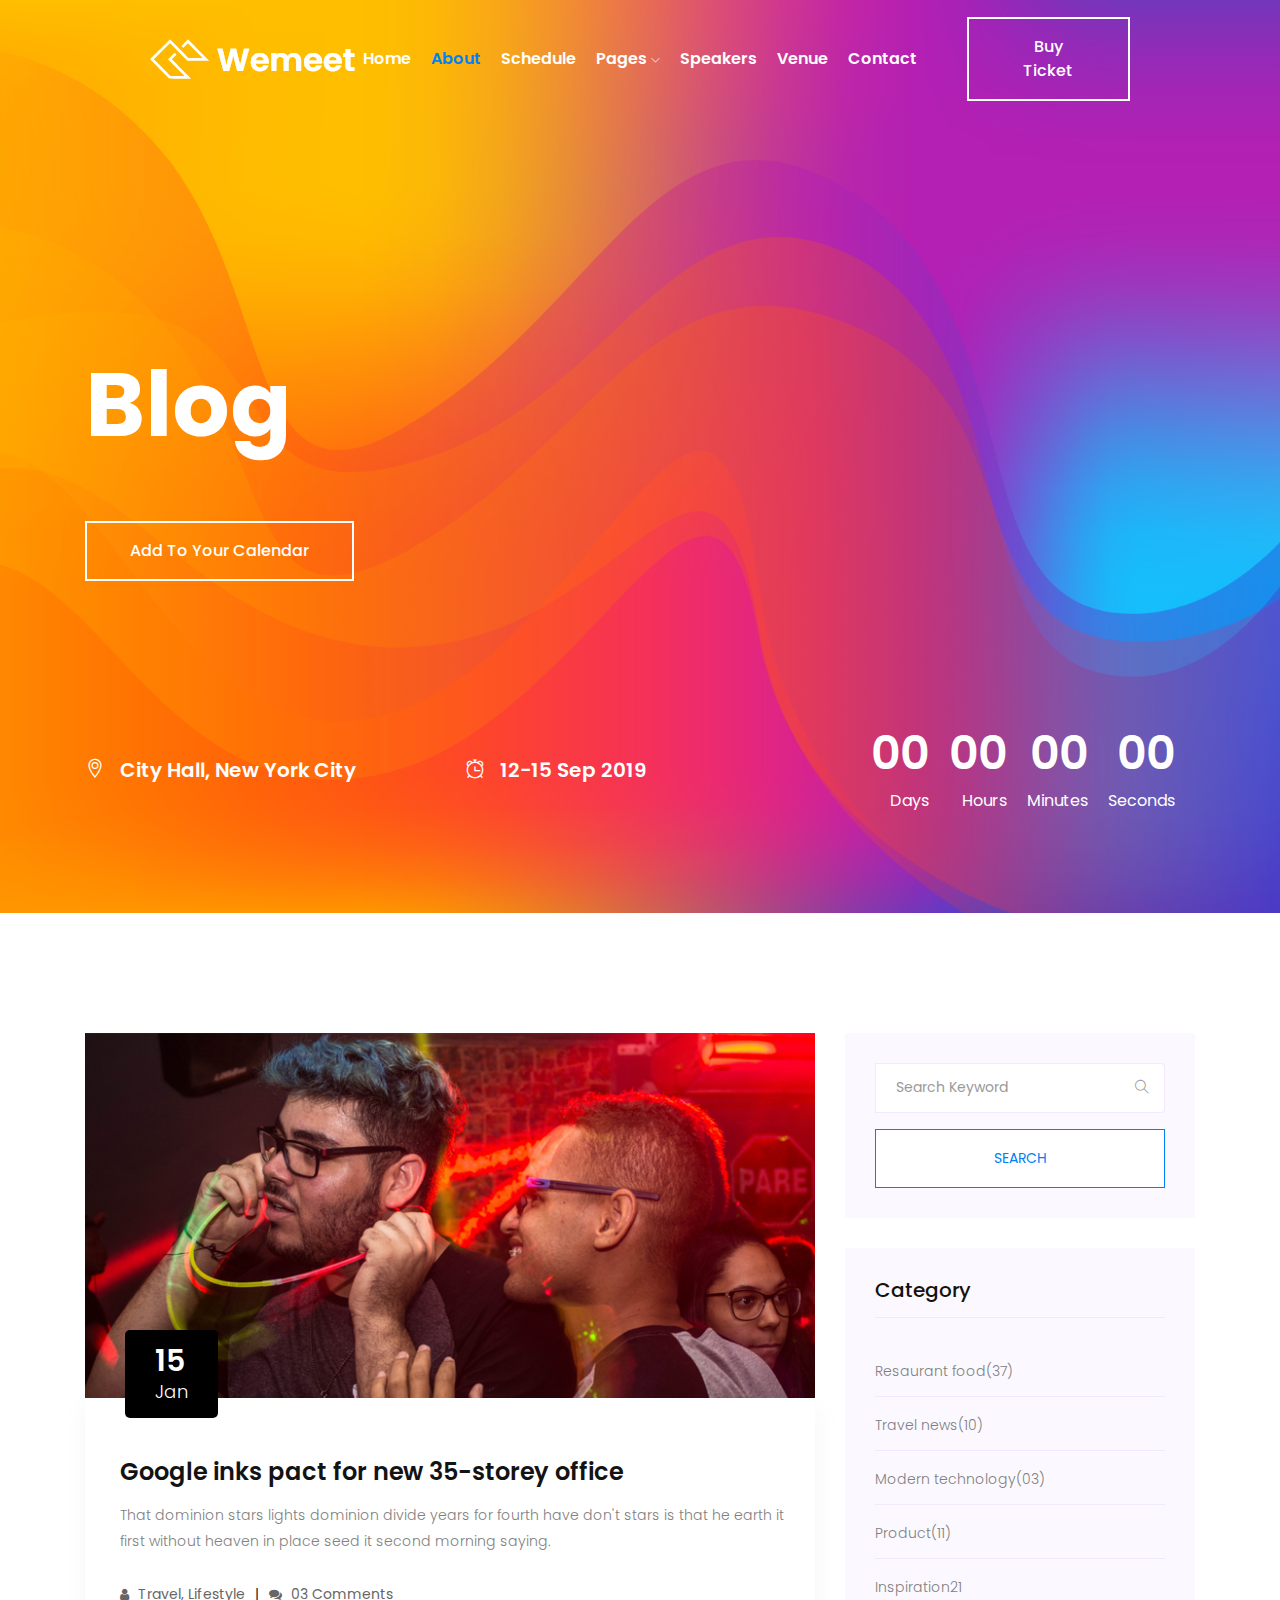
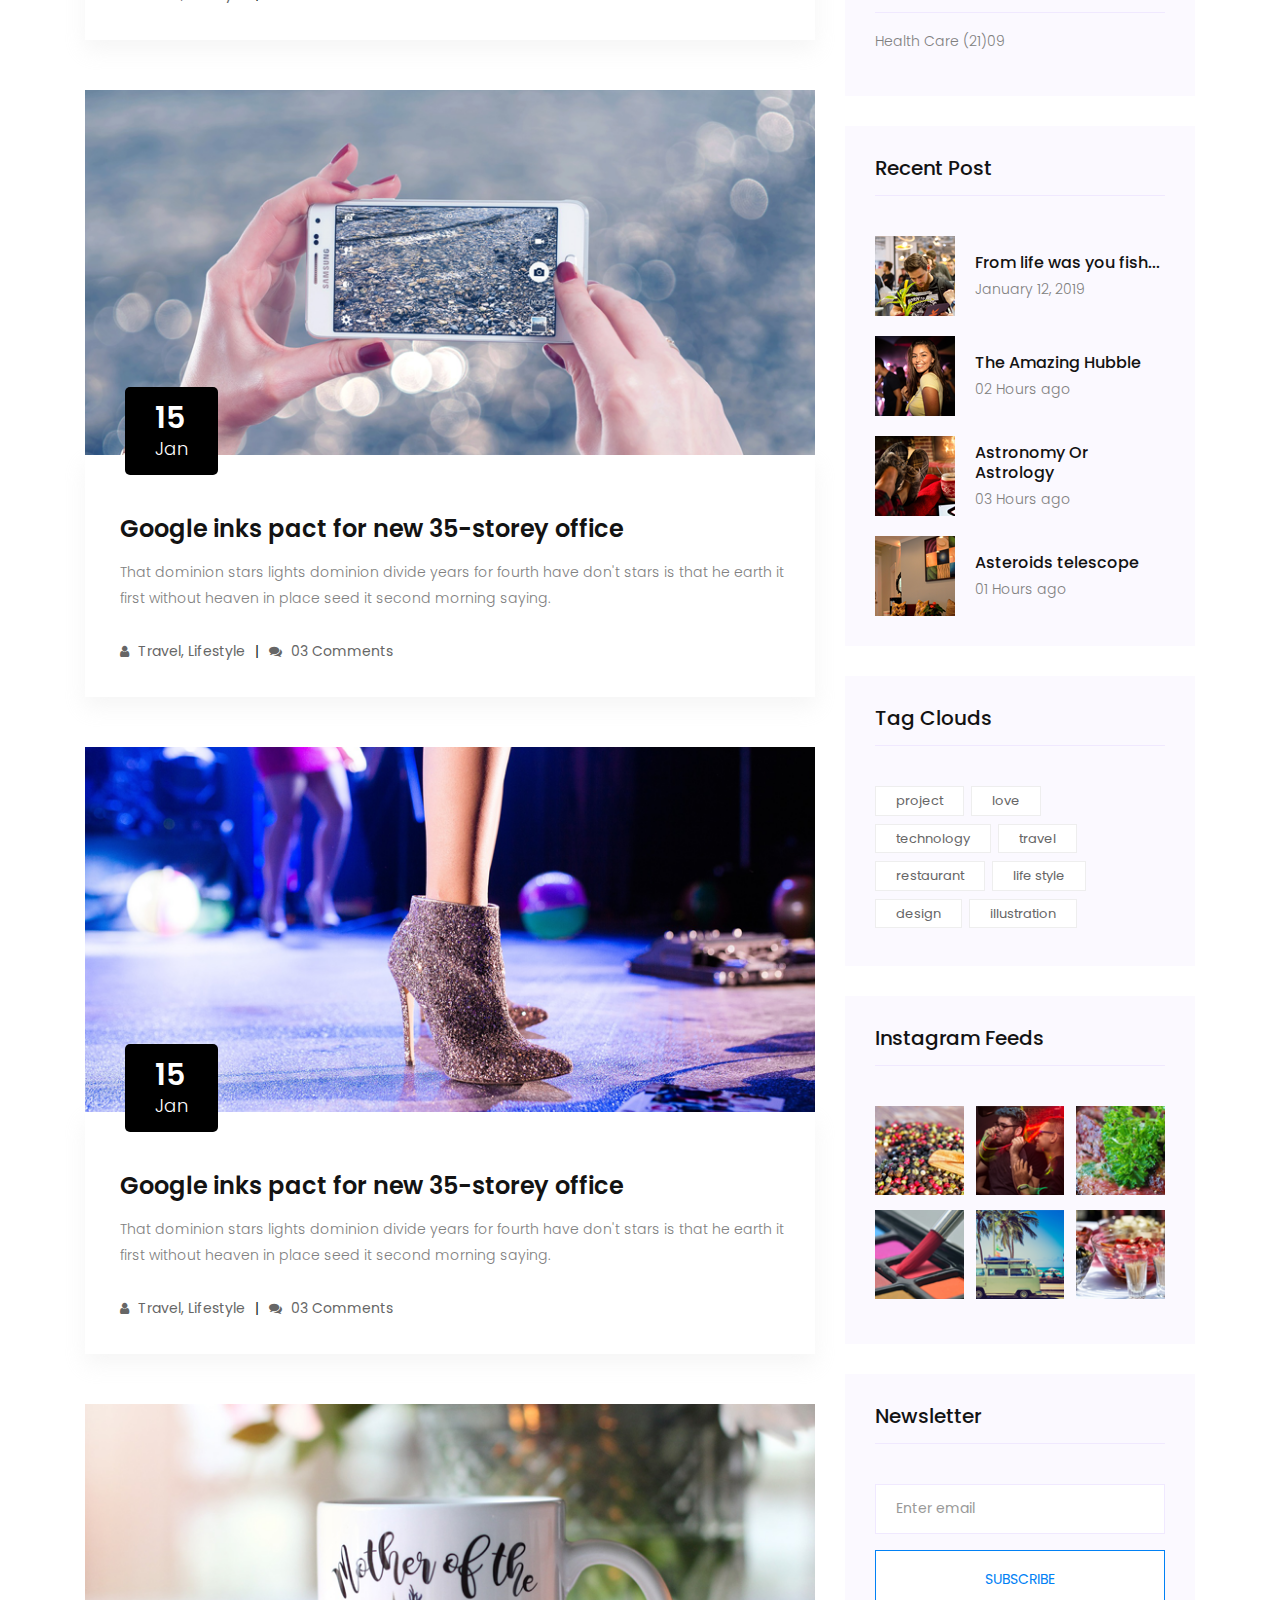
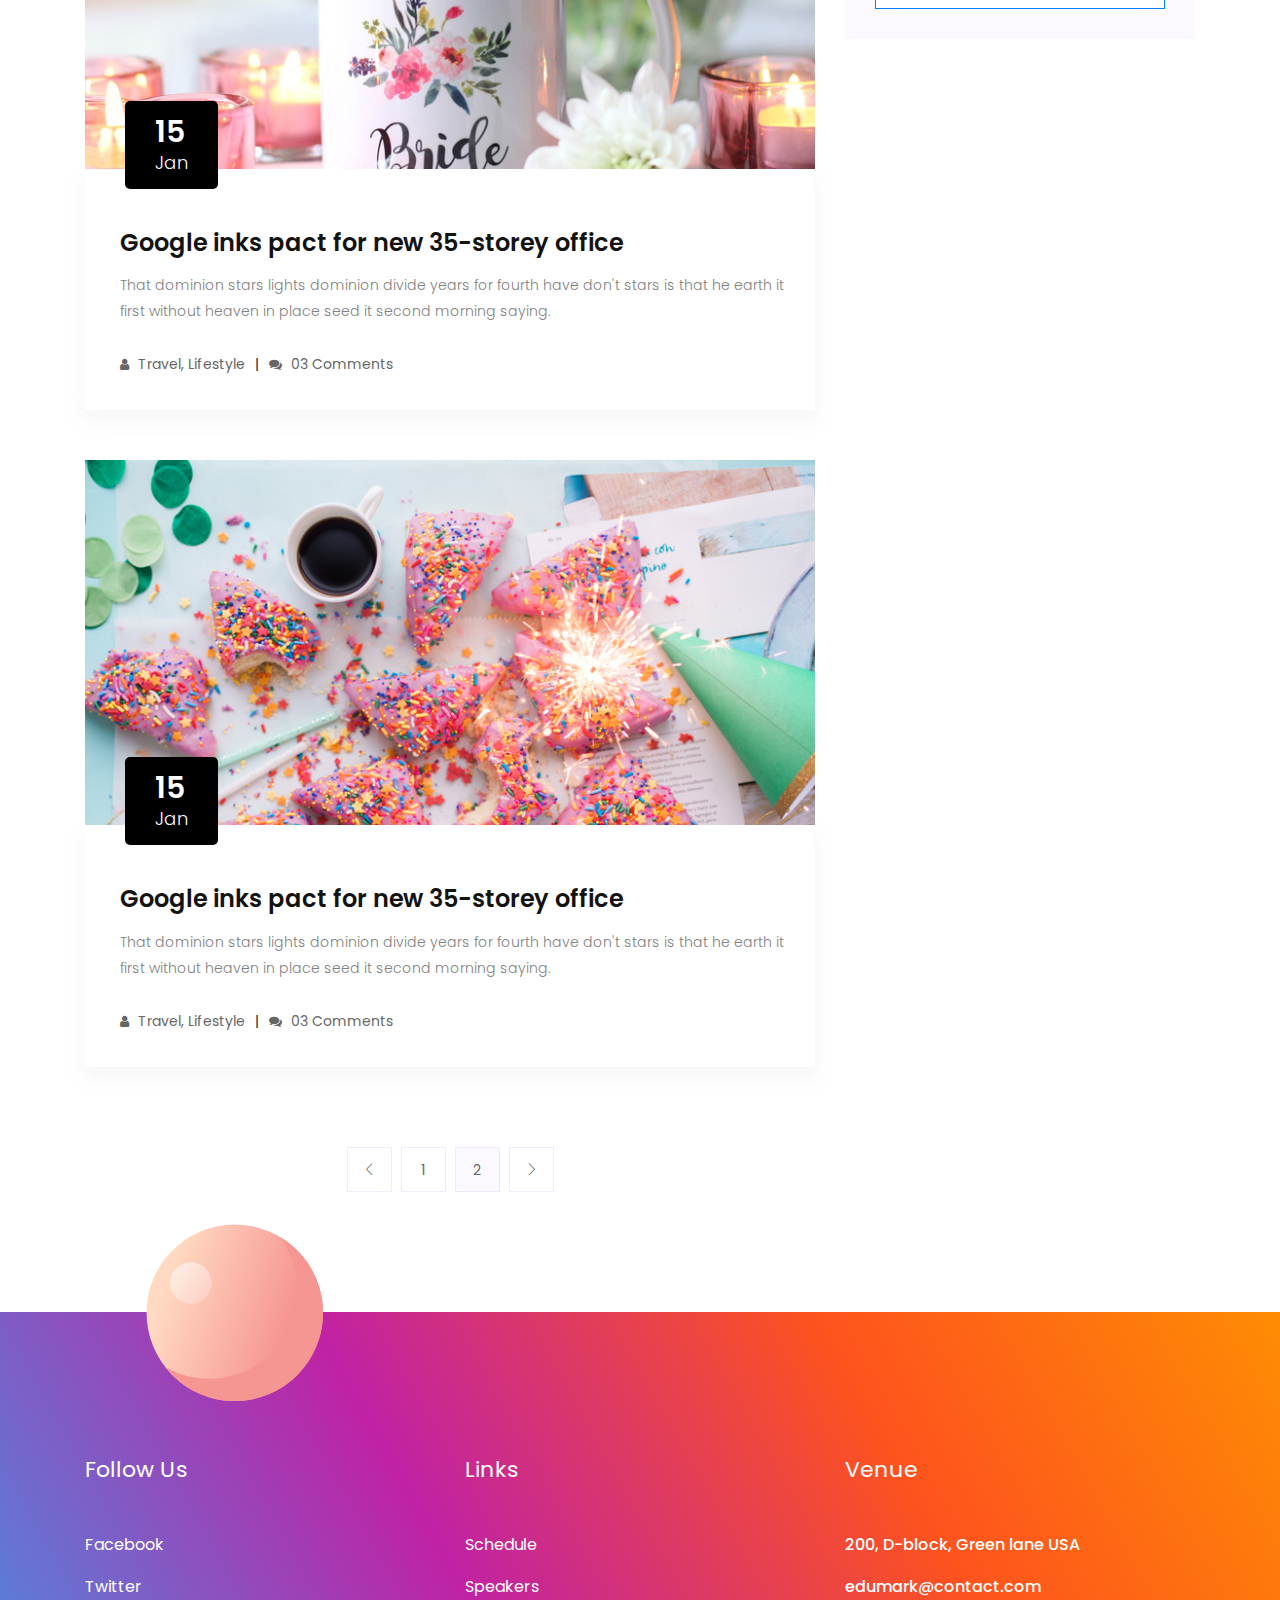
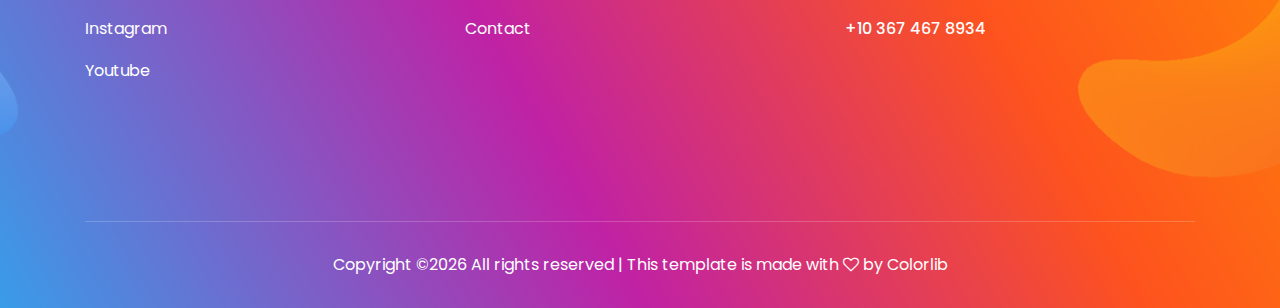
<file: wemeet/about.html>
<!doctype html>
<html class="no-js" lang="zxx">

<head>
    <meta charset="utf-8">
    <meta http-equiv="x-ua-compatible" content="ie=edge">
    <title>wemeet</title>
    <meta name="description" content="">
    <meta name="viewport" content="width=device-width, initial-scale=1">

    <!-- <link rel="manifest" href="site.webmanifest"> -->
    <link rel="shortcut icon" type="image/x-icon" href="img/favicon.png">
    <!-- Place favicon.ico in the root directory -->

    <!-- CSS here -->
    <link rel="stylesheet" href="css/bootstrap.min.css">
    <link rel="stylesheet" href="css/owl.carousel.min.css">
    <link rel="stylesheet" href="css/magnific-popup.css">
    <link rel="stylesheet" href="css/font-awesome.min.css">
    <link rel="stylesheet" href="css/themify-icons.css">
    <link rel="stylesheet" href="css/nice-select.css">
    <link rel="stylesheet" href="css/flaticon.css">
    <link rel="stylesheet" href="css/animate.css">
    <link rel="stylesheet" href="css/slicknav.css">
    <link rel="stylesheet" href="css/style.css">
    <!-- <link rel="stylesheet" href="css/responsive.css"> -->
</head>

<body>
    <!--[if lte IE 9]>
            <p class="browserupgrade">You are using an <strong>outdated</strong> browser. Please <a href="https://browsehappy.com/">upgrade your browser</a> to improve your experience and security.</p>
        <![endif]-->

    <!-- header-start -->
    <header>
        <div class="header-area ">
            <div id="sticky-header" class="main-header-area ">
                <div class="container-fluid p-0">
                    <div class="row align-items-center justify-content-between no-gutters">
                        <div class="col-xl-2 col-lg-2">
                            <div class="logo-img">
                                <a href="index.html">
                                    <img src="img/logo.png" alt="">
                                </a>
                            </div>
                        </div>
                        <div class="col-xl-8 col-lg-8">
                            <div class="main-menu  d-none d-lg-block">
                                <nav>
                                    <ul id="navigation">
                                        <li><a href="index.html">home</a></li>
                                        <li><a class="active" href="about.html">About</a></li>
                                        <li><a href="Schedule.html">Schedule</a></li>
                                        <!-- <li><a href="#">blog <i class="ti-angle-down"></i></a>
                                            <ul class="submenu">
                                                <li><a href="blog.html">blog</a></li>
                                                <li><a href="single-blog.html">single-blog</a></li>
                                            </ul>
                                        </li> -->
                                        <li><a href="#">pages <i class="ti-angle-down"></i></a>
                                            <ul class="submenu">
                                                <li><a href="elements.html">elements</a></li>
                                            </ul>
                                        </li>
                                        <li><a href="Speakers.html">Speakers</a></li>
                                        <li><a href="Venue.html">Venue</a></li>
                                        <li><a href="contact.html">Contact</a></li>
                                    </ul>
                                </nav>
                            </div>
                        </div>
                        <div class="col-xl-2 col-lg-2 d-none d-lg-block">
                            <div class="buy_ticket">
                                <a href="#" class="boxed-btn-white">Buy Ticket</a>
                            </div>
                        </div>
                        <div class="col-12">
                            <div class="mobile_menu d-block d-lg-none"></div>
                        </div>
                    </div>
                </div>
            </div>
        </div>
    </header>
    <!-- header-end -->

    <!-- slider_area_start -->
    <div class="slider_area slider_bg_1">
        <div class="slider_text">
            <div class="container">
                <div class="position_relv">
                    <div class="row">
                        <div class="col-xl-8">
                            <div class="title_text title_text2 ">
                                <h3>Blog</h3>
                                <a href="#" class="boxed-btn-white">Add to your Calendar</a>
                            </div>
                        </div>
                    </div>
                </div>
            </div>
        </div>
        <div class="countDOwn_area">
            <div class="container">
                <div class="row align-items-center">
                    <div class="col-xl-4 col-md-6 col-lg-4">
                        <div class="single_date">
                            <i class="ti-location-pin"></i>
                            <span>City Hall, New York City</span>
                        </div>
                    </div>
                    <div class="col-xl-3 col-md-6 col-lg-3">
                        <div class="single_date">
                            <i class="ti-alarm-clock"></i>
                            <span>12-15 Sep 2019</span>
                        </div>
                    </div>
                    <div class="col-xl-5 col-md-12 col-lg-5">
                        <span id="clock"></span>
                    </div>

                </div>
            </div>
        </div>
    </div>
    <!-- slider_area_end -->


    <!--================Blog Area =================-->
    <section class="blog_area section-padding">
        <div class="container">
            <div class="row">
                <div class="col-lg-8 mb-5 mb-lg-0">
                    <div class="blog_left_sidebar">
                        <article class="blog_item">
                            <div class="blog_item_img">
                                <img class="card-img rounded-0" src="img/blog/single_blog_1.png" alt="">
                                <a href="#" class="blog_item_date">
                                    <h3>15</h3>
                                    <p>Jan</p>
                                </a>
                            </div>

                            <div class="blog_details">
                                <a class="d-inline-block" href="single-blog.html">
                                    <h2>Google inks pact for new 35-storey office</h2>
                                </a>
                                <p>That dominion stars lights dominion divide years for fourth have don't stars is that
                                    he earth it first without heaven in place seed it second morning saying.</p>
                                <ul class="blog-info-link">
                                    <li><a href="#"><i class="fa fa-user"></i> Travel, Lifestyle</a></li>
                                    <li><a href="#"><i class="fa fa-comments"></i> 03 Comments</a></li>
                                </ul>
                            </div>
                        </article>

                        <article class="blog_item">
                            <div class="blog_item_img">
                                <img class="card-img rounded-0" src="img/blog/single_blog_2.png" alt="">
                                <a href="#" class="blog_item_date">
                                    <h3>15</h3>
                                    <p>Jan</p>
                                </a>
                            </div>

                            <div class="blog_details">
                                <a class="d-inline-block" href="single-blog.html">
                                    <h2>Google inks pact for new 35-storey office</h2>
                                </a>
                                <p>That dominion stars lights dominion divide years for fourth have don't stars is that
                                    he earth it first without heaven in place seed it second morning saying.</p>
                                <ul class="blog-info-link">
                                    <li><a href="#"><i class="fa fa-user"></i> Travel, Lifestyle</a></li>
                                    <li><a href="#"><i class="fa fa-comments"></i> 03 Comments</a></li>
                                </ul>
                            </div>
                        </article>

                        <article class="blog_item">
                            <div class="blog_item_img">
                                <img class="card-img rounded-0" src="img/blog/single_blog_3.png" alt="">
                                <a href="#" class="blog_item_date">
                                    <h3>15</h3>
                                    <p>Jan</p>
                                </a>
                            </div>

                            <div class="blog_details">
                                <a class="d-inline-block" href="single-blog.html">
                                    <h2>Google inks pact for new 35-storey office</h2>
                                </a>
                                <p>That dominion stars lights dominion divide years for fourth have don't stars is that
                                    he earth it first without heaven in place seed it second morning saying.</p>
                                <ul class="blog-info-link">
                                    <li><a href="#"><i class="fa fa-user"></i> Travel, Lifestyle</a></li>
                                    <li><a href="#"><i class="fa fa-comments"></i> 03 Comments</a></li>
                                </ul>
                            </div>
                        </article>

                        <article class="blog_item">
                            <div class="blog_item_img">
                                <img class="card-img rounded-0" src="img/blog/single_blog_4.png" alt="">
                                <a href="#" class="blog_item_date">
                                    <h3>15</h3>
                                    <p>Jan</p>
                                </a>
                            </div>

                            <div class="blog_details">
                                <a class="d-inline-block" href="single-blog.html">
                                    <h2>Google inks pact for new 35-storey office</h2>
                                </a>
                                <p>That dominion stars lights dominion divide years for fourth have don't stars is that
                                    he earth it first without heaven in place seed it second morning saying.</p>
                                <ul class="blog-info-link">
                                    <li><a href="#"><i class="fa fa-user"></i> Travel, Lifestyle</a></li>
                                    <li><a href="#"><i class="fa fa-comments"></i> 03 Comments</a></li>
                                </ul>
                            </div>
                        </article>

                        <article class="blog_item">
                            <div class="blog_item_img">
                                <img class="card-img rounded-0" src="img/blog/single_blog_5.png" alt="">
                                <a href="#" class="blog_item_date">
                                    <h3>15</h3>
                                    <p>Jan</p>
                                </a>
                            </div>

                            <div class="blog_details">
                                <a class="d-inline-block" href="single-blog.html">
                                    <h2>Google inks pact for new 35-storey office</h2>
                                </a>
                                <p>That dominion stars lights dominion divide years for fourth have don't stars is that
                                    he earth it first without heaven in place seed it second morning saying.</p>
                                <ul class="blog-info-link">
                                    <li><a href="#"><i class="fa fa-user"></i> Travel, Lifestyle</a></li>
                                    <li><a href="#"><i class="fa fa-comments"></i> 03 Comments</a></li>
                                </ul>
                            </div>
                        </article>

                        <nav class="blog-pagination justify-content-center d-flex">
                            <ul class="pagination">
                                <li class="page-item">
                                    <a href="#" class="page-link" aria-label="Previous">
                                        <i class="ti-angle-left"></i>
                                    </a>
                                </li>
                                <li class="page-item">
                                    <a href="#" class="page-link">1</a>
                                </li>
                                <li class="page-item active">
                                    <a href="#" class="page-link">2</a>
                                </li>
                                <li class="page-item">
                                    <a href="#" class="page-link" aria-label="Next">
                                        <i class="ti-angle-right"></i>
                                    </a>
                                </li>
                            </ul>
                        </nav>
                    </div>
                </div>
                <div class="col-lg-4">
                    <div class="blog_right_sidebar">
                        <aside class="single_sidebar_widget search_widget">
                            <form action="#">
                                <div class="form-group">
                                    <div class="input-group mb-3">
                                        <input type="text" class="form-control" placeholder='Search Keyword'
                                            onfocus="this.placeholder = ''"
                                            onblur="this.placeholder = 'Search Keyword'">
                                        <div class="input-group-append">
                                            <button class="btn" type="button"><i class="ti-search"></i></button>
                                        </div>
                                    </div>
                                </div>
                                <button class="button rounded-0 primary-bg text-white w-100 btn_1 boxed-btn"
                                    type="submit">Search</button>
                            </form>
                        </aside>

                        <aside class="single_sidebar_widget post_category_widget">
                            <h4 class="widget_title">Category</h4>
                            <ul class="list cat-list">
                                <li>
                                    <a href="#" class="d-flex">
                                        <p>Resaurant food</p>
                                        <p>(37)</p>
                                    </a>
                                </li>
                                <li>
                                    <a href="#" class="d-flex">
                                        <p>Travel news</p>
                                        <p>(10)</p>
                                    </a>
                                </li>
                                <li>
                                    <a href="#" class="d-flex">
                                        <p>Modern technology</p>
                                        <p>(03)</p>
                                    </a>
                                </li>
                                <li>
                                    <a href="#" class="d-flex">
                                        <p>Product</p>
                                        <p>(11)</p>
                                    </a>
                                </li>
                                <li>
                                    <a href="#" class="d-flex">
                                        <p>Inspiration</p>
                                        <p>21</p>
                                    </a>
                                </li>
                                <li>
                                    <a href="#" class="d-flex">
                                        <p>Health Care (21)</p>
                                        <p>09</p>
                                    </a>
                                </li>
                            </ul>
                        </aside>

                        <aside class="single_sidebar_widget popular_post_widget">
                            <h3 class="widget_title">Recent Post</h3>
                            <div class="media post_item">
                                <img src="img/post/post_1.png" alt="post">
                                <div class="media-body">
                                    <a href="single-blog.html">
                                        <h3>From life was you fish...</h3>
                                    </a>
                                    <p>January 12, 2019</p>
                                </div>
                            </div>
                            <div class="media post_item">
                                <img src="img/post/post_2.png" alt="post">
                                <div class="media-body">
                                    <a href="single-blog.html">
                                        <h3>The Amazing Hubble</h3>
                                    </a>
                                    <p>02 Hours ago</p>
                                </div>
                            </div>
                            <div class="media post_item">
                                <img src="img/post/post_3.png" alt="post">
                                <div class="media-body">
                                    <a href="single-blog.html">
                                        <h3>Astronomy Or Astrology</h3>
                                    </a>
                                    <p>03 Hours ago</p>
                                </div>
                            </div>
                            <div class="media post_item">
                                <img src="img/post/post_4.png" alt="post">
                                <div class="media-body">
                                    <a href="single-blog.html">
                                        <h3>Asteroids telescope</h3>
                                    </a>
                                    <p>01 Hours ago</p>
                                </div>
                            </div>
                        </aside>
                        <aside class="single_sidebar_widget tag_cloud_widget">
                            <h4 class="widget_title">Tag Clouds</h4>
                            <ul class="list">
                                <li>
                                    <a href="#">project</a>
                                </li>
                                <li>
                                    <a href="#">love</a>
                                </li>
                                <li>
                                    <a href="#">technology</a>
                                </li>
                                <li>
                                    <a href="#">travel</a>
                                </li>
                                <li>
                                    <a href="#">restaurant</a>
                                </li>
                                <li>
                                    <a href="#">life style</a>
                                </li>
                                <li>
                                    <a href="#">design</a>
                                </li>
                                <li>
                                    <a href="#">illustration</a>
                                </li>
                            </ul>
                        </aside>


                        <aside class="single_sidebar_widget instagram_feeds">
                            <h4 class="widget_title">Instagram Feeds</h4>
                            <ul class="instagram_row flex-wrap">
                                <li>
                                    <a href="#">
                                        <img class="img-fluid" src="img/post/post_5.png" alt="">
                                    </a>
                                </li>
                                <li>
                                    <a href="#">
                                        <img class="img-fluid" src="img/post/post_6.png" alt="">
                                    </a>
                                </li>
                                <li>
                                    <a href="#">
                                        <img class="img-fluid" src="img/post/post_7.png" alt="">
                                    </a>
                                </li>
                                <li>
                                    <a href="#">
                                        <img class="img-fluid" src="img/post/post_8.png" alt="">
                                    </a>
                                </li>
                                <li>
                                    <a href="#">
                                        <img class="img-fluid" src="img/post/post_9.png" alt="">
                                    </a>
                                </li>
                                <li>
                                    <a href="#">
                                        <img class="img-fluid" src="img/post/post_10.png" alt="">
                                    </a>
                                </li>
                            </ul>
                        </aside>


                        <aside class="single_sidebar_widget newsletter_widget">
                            <h4 class="widget_title">Newsletter</h4>

                            <form action="#">
                                <div class="form-group">
                                    <input type="email" class="form-control" onfocus="this.placeholder = ''"
                                        onblur="this.placeholder = 'Enter email'" placeholder='Enter email' required>
                                </div>
                                <button class="button rounded-0 primary-bg text-white w-100 btn_1 boxed-btn"
                                    type="submit">Subscribe</button>
                            </form>
                        </aside>
                    </div>
                </div>
            </div>
        </div>
    </section>
    <!--================Blog Area =================-->

    <!-- footer_start -->
    <footer class="footer footer_bg_1">
        <div class="circle_ball d-none d-lg-block">
            <img src="img/banner/footer_ball.png" alt="">
        </div>
            <div class="footer_top">
                <div class="container">
                    <div class="row">
                        <div class="col-xl-4 col-md-4 col-lg-4">
                            <div class="footer_widget">
                                <h3 class="footer_title">
                                        Follow Us
                                </h3>
                                <ul>
                                    <li><a target="_blank" href="#">Facebook</a></li>
                                    <li><a target="_blank" href="#">Twitter</a></li>
                                    <li><a target="_blank" href="#">Instagram</a></li>
                                    <li><a target="_blank" href="#">Youtube</a></li>
                                </ul>
    
                            </div>
                        </div>
                        <div class="col-xl-4 col-md-4 col-lg-4">
                            <div class="footer_widget">
                                <h3 class="footer_title">
                                        Links
                                </h3>
                                <ul>
                                    <li><a target="_blank" href="schedule.html">Schedule</a></li>
                                    <li><a target="_blank" href="speakers.html">Speakers</a></li>
                                    <li><a target="_blank" href="contact.html">Contact</a></li>
                                </ul>
                            </div>
                        </div>
                        <div class="col-xl-4 col-md-4 col-lg-4">
                            <div class="footer_widget">
                                <h3 class="footer_title">
                                        Venue
                                </h3>
                                <p>
                                    200, D-block, Green lane USA <br>
                                    edumark@contact.com <br>
                                    +10 367 467 8934
                                    
                                </p>
                            </div>
                        </div>
                    </div>
                </div>
            </div>
            <div class="copy-right_text">
                <div class="container">
                    <div class="footer_border"></div>
                    <div class="row">
                        <div class="col-xl-12">
                            <p class="copy_right text-center">
                                <!-- Link back to Colorlib can't be removed. Template is licensed under CC BY 3.0. -->
Copyright &copy;<script>document.write(new Date().getFullYear());</script> All rights reserved | This template is made with <i class="fa fa-heart-o" aria-hidden="true"></i> by <a href="https://colorlib.com" target="_blank">Colorlib</a>
<!-- Link back to Colorlib can't be removed. Template is licensed under CC BY 3.0. -->
                            </p>
                        </div>
                    </div>
                </div>
            </div>
        </footer>
    <!-- footer_end -->

    <!--all JS here -->
    <script src="js/vendor/modernizr-3.5.0.min.js"></script>
    <script src="js/vendor/jquery-1.12.4.min.js"></script>
    <script src="js/popper.min.js"></script>
    <script src="js/bootstrap.min.js"></script>
    <script src="js/owl.carousel.min.js"></script>
    <script src="js/isotope.pkgd.min.js"></script>
    <script src="js/ajax-form.js"></script>
    <script src="js/waypoints.min.js"></script>
    <script src="js/jquery.counterup.min.js"></script>
    <script src="js/imagesloaded.pkgd.min.js"></script>
    <script src="js/scrollIt.js"></script>
    <script src="js/jquery.scrollUp.min.js"></script>
    <script src="js/wow.min.js"></script>
    <script src="js/nice-select.min.js"></script>
    <script src="js/jquery.slicknav.min.js"></script>
    <script src="js/jquery.magnific-popup.min.js"></script>
    <script src="js/jquery.countdown.js"></script>
    <script src="js/plugins.js"></script>

    <!--contact js-->
    <script src="js/contact.js"></script>
    <script src="js/jquery.ajaxchimp.min.js"></script>
    <script src="js/jquery.form.js"></script>
    <script src="js/jquery.validate.min.js"></script>
    <script src="js/mail-script.js"></script>

    <script src="js/main.js"></script>

</body>
</file>
<file: wemeet/css/themify-icons.css>
@font-face {
	font-family: 'themify';
	src:url('../fonts/themify.eot?-fvbane');
	src:url('../fonts/themify.eot?#iefix-fvbane') format('embedded-opentype'),
		url('../fonts/themify.woff?-fvbane') format('woff'),
		url('../fonts/themify.ttf?-fvbane') format('truetype'),
		url('../fonts/themify.svg?-fvbane#themify') format('svg');
	font-weight: normal;
	font-style: normal;
}

[class^="ti-"], [class*=" ti-"] {
	font-family: 'themify';
	/* speak: none; */
	font-style: normal;
	font-weight: normal;
	font-variant: normal;
	text-transform: none;
	line-height: 1;

	/* Better Font Rendering =========== */
	-webkit-font-smoothing: antialiased;
	-moz-osx-font-smoothing: grayscale;
}

.ti-wand:before {
	content: "\e600";
}
.ti-volume:before {
	content: "\e601";
}
.ti-user:before {
	content: "\e602";
}
.ti-unlock:before {
	content: "\e603";
}
.ti-unlink:before {
	content: "\e604";
}
.ti-trash:before {
	content: "\e605";
}
.ti-thought:before {
	content: "\e606";
}
.ti-target:before {
	content: "\e607";
}
.ti-tag:before {
	content: "\e608";
}
.ti-tablet:before {
	content: "\e609";
}
.ti-star:before {
	content: "\e60a";
}
.ti-spray:before {
	content: "\e60b";
}
.ti-signal:before {
	content: "\e60c";
}
.ti-shopping-cart:before {
	content: "\e60d";
}
.ti-shopping-cart-full:before {
	content: "\e60e";
}
.ti-settings:before {
	content: "\e60f";
}
.ti-search:before {
	content: "\e610";
}
.ti-zoom-in:before {
	content: "\e611";
}
.ti-zoom-out:before {
	content: "\e612";
}
.ti-cut:before {
	content: "\e613";
}
.ti-ruler:before {
	content: "\e614";
}
.ti-ruler-pencil:before {
	content: "\e615";
}
.ti-ruler-alt:before {
	content: "\e616";
}
.ti-bookmark:before {
	content: "\e617";
}
.ti-bookmark-alt:before {
	content: "\e618";
}
.ti-reload:before {
	content: "\e619";
}
.ti-plus:before {
	content: "\e61a";
}
.ti-pin:before {
	content: "\e61b";
}
.ti-pencil:before {
	content: "\e61c";
}
.ti-pencil-alt:before {
	content: "\e61d";
}
.ti-paint-roller:before {
	content: "\e61e";
}
.ti-paint-bucket:before {
	content: "\e61f";
}
.ti-na:before {
	content: "\e620";
}
.ti-mobile:before {
	content: "\e621";
}
.ti-minus:before {
	content: "\e622";
}
.ti-medall:before {
	content: "\e623";
}
.ti-medall-alt:before {
	content: "\e624";
}
.ti-marker:before {
	content: "\e625";
}
.ti-marker-alt:before {
	content: "\e626";
}
.ti-arrow-up:before {
	content: "\e627";
}
.ti-arrow-right:before {
	content: "\e628";
}
.ti-arrow-left:before {
	content: "\e629";
}
.ti-arrow-down:before {
	content: "\e62a";
}
.ti-lock:before {
	content: "\e62b";
}
.ti-location-arrow:before {
	content: "\e62c";
}
.ti-link:before {
	content: "\e62d";
}
.ti-layout:before {
	content: "\e62e";
}
.ti-layers:before {
	content: "\e62f";
}
.ti-layers-alt:before {
	content: "\e630";
}
.ti-key:before {
	content: "\e631";
}
.ti-import:before {
	content: "\e632";
}
.ti-image:before {
	content: "\e633";
}
.ti-heart:before {
	content: "\e634";
}
.ti-heart-broken:before {
	content: "\e635";
}
.ti-hand-stop:before {
	content: "\e636";
}
.ti-hand-open:before {
	content: "\e637";
}
.ti-hand-drag:before {
	content: "\e638";
}
.ti-folder:before {
	content: "\e639";
}
.ti-flag:before {
	content: "\e63a";
}
.ti-flag-alt:before {
	content: "\e63b";
}
.ti-flag-alt-2:before {
	content: "\e63c";
}
.ti-eye:before {
	content: "\e63d";
}
.ti-export:before {
	content: "\e63e";
}
.ti-exchange-vertical:before {
	content: "\e63f";
}
.ti-desktop:before {
	content: "\e640";
}
.ti-cup:before {
	content: "\e641";
}
.ti-crown:before {
	content: "\e642";
}
.ti-comments:before {
	content: "\e643";
}
.ti-comment:before {
	content: "\e644";
}
.ti-comment-alt:before {
	content: "\e645";
}
.ti-close:before {
	content: "\e646";
}
.ti-clip:before {
	content: "\e647";
}
.ti-angle-up:before {
	content: "\e648";
}
.ti-angle-right:before {
	content: "\e649";
}
.ti-angle-left:before {
	content: "\e64a";
}
.ti-angle-down:before {
	content: "\e64b";
}
.ti-check:before {
	content: "\e64c";
}
.ti-check-box:before {
	content: "\e64d";
}
.ti-camera:before {
	content: "\e64e";
}
.ti-announcement:before {
	content: "\e64f";
}
.ti-brush:before {
	content: "\e650";
}
.ti-briefcase:before {
	content: "\e651";
}
.ti-bolt:before {
	content: "\e652";
}
.ti-bolt-alt:before {
	content: "\e653";
}
.ti-blackboard:before {
	content: "\e654";
}
.ti-bag:before {
	content: "\e655";
}
.ti-move:before {
	content: "\e656";
}
.ti-arrows-vertical:before {
	content: "\e657";
}
.ti-arrows-horizontal:before {
	content: "\e658";
}
.ti-fullscreen:before {
	content: "\e659";
}
.ti-arrow-top-right:before {
	content: "\e65a";
}
.ti-arrow-top-left:before {
	content: "\e65b";
}
.ti-arrow-circle-up:before {
	content: "\e65c";
}
.ti-arrow-circle-right:before {
	content: "\e65d";
}
.ti-arrow-circle-left:before {
	content: "\e65e";
}
.ti-arrow-circle-down:before {
	content: "\e65f";
}
.ti-angle-double-up:before {
	content: "\e660";
}
.ti-angle-double-right:before {
	content: "\e661";
}
.ti-angle-double-left:before {
	content: "\e662";
}
.ti-angle-double-down:before {
	content: "\e663";
}
.ti-zip:before {
	content: "\e664";
}
.ti-world:before {
	content: "\e665";
}
.ti-wheelchair:before {
	content: "\e666";
}
.ti-view-list:before {
	content: "\e667";
}
.ti-view-list-alt:before {
	content: "\e668";
}
.ti-view-grid:before {
	content: "\e669";
}
.ti-uppercase:before {
	content: "\e66a";
}
.ti-upload:before {
	content: "\e66b";
}
.ti-underline:before {
	content: "\e66c";
}
.ti-truck:before {
	content: "\e66d";
}
.ti-timer:before {
	content: "\e66e";
}
.ti-ticket:before {
	content: "\e66f";
}
.ti-thumb-up:before {
	content: "\e670";
}
.ti-thumb-down:before {
	content: "\e671";
}
.ti-text:before {
	content: "\e672";
}
.ti-stats-up:before {
	content: "\e673";
}
.ti-stats-down:before {
	content: "\e674";
}
.ti-split-v:before {
	content: "\e675";
}
.ti-split-h:before {
	content: "\e676";
}
.ti-smallcap:before {
	content: "\e677";
}
.ti-shine:before {
	content: "\e678";
}
.ti-shift-right:before {
	content: "\e679";
}
.ti-shift-left:before {
	content: "\e67a";
}
.ti-shield:before {
	content: "\e67b";
}
.ti-notepad:before {
	content: "\e67c";
}
.ti-server:before {
	content: "\e67d";
}
.ti-quote-right:before {
	content: "\e67e";
}
.ti-quote-left:before {
	content: "\e67f";
}
.ti-pulse:before {
	content: "\e680";
}
.ti-printer:before {
	content: "\e681";
}
.ti-power-off:before {
	content: "\e682";
}
.ti-plug:before {
	content: "\e683";
}
.ti-pie-chart:before {
	content: "\e684";
}
.ti-paragraph:before {
	content: "\e685";
}
.ti-panel:before {
	content: "\e686";
}
.ti-package:before {
	content: "\e687";
}
.ti-music:before {
	content: "\e688";
}
.ti-music-alt:before {
	content: "\e689";
}
.ti-mouse:before {
	content: "\e68a";
}
.ti-mouse-alt:before {
	content: "\e68b";
}
.ti-money:before {
	content: "\e68c";
}
.ti-microphone:before {
	content: "\e68d";
}
.ti-menu:before {
	content: "\e68e";
}
.ti-menu-alt:before {
	content: "\e68f";
}
.ti-map:before {
	content: "\e690";
}
.ti-map-alt:before {
	content: "\e691";
}
.ti-loop:before {
	content: "\e692";
}
.ti-location-pin:before {
	content: "\e693";
}
.ti-list:before {
	content: "\e694";
}
.ti-light-bulb:before {
	content: "\e695";
}
.ti-Italic:before {
	content: "\e696";
}
.ti-info:before {
	content: "\e697";
}
.ti-infinite:before {
	content: "\e698";
}
.ti-id-badge:before {
	content: "\e699";
}
.ti-hummer:before {
	content: "\e69a";
}
.ti-home:before {
	content: "\e69b";
}
.ti-help:before {
	content: "\e69c";
}
.ti-headphone:before {
	content: "\e69d";
}
.ti-harddrives:before {
	content: "\e69e";
}
.ti-harddrive:before {
	content: "\e69f";
}
.ti-gift:before {
	content: "\e6a0";
}
.ti-game:before {
	content: "\e6a1";
}
.ti-filter:before {
	content: "\e6a2";
}
.ti-files:before {
	content: "\e6a3";
}
.ti-file:before {
	content: "\e6a4";
}
.ti-eraser:before {
	content: "\e6a5";
}
.ti-envelope:before {
	content: "\e6a6";
}
.ti-download:before {
	content: "\e6a7";
}
.ti-direction:before {
	content: "\e6a8";
}
.ti-direction-alt:before {
	content: "\e6a9";
}
.ti-dashboard:before {
	content: "\e6aa";
}
.ti-control-stop:before {
	content: "\e6ab";
}
.ti-control-shuffle:before {
	content: "\e6ac";
}
.ti-control-play:before {
	content: "\e6ad";
}
.ti-control-pause:before {
	content: "\e6ae";
}
.ti-control-forward:before {
	content: "\e6af";
}
.ti-control-backward:before {
	content: "\e6b0";
}
.ti-cloud:before {
	content: "\e6b1";
}
.ti-cloud-up:before {
	content: "\e6b2";
}
.ti-cloud-down:before {
	content: "\e6b3";
}
.ti-clipboard:before {
	content: "\e6b4";
}
.ti-car:before {
	content: "\e6b5";
}
.ti-calendar:before {
	content: "\e6b6";
}
.ti-book:before {
	content: "\e6b7";
}
.ti-bell:before {
	content: "\e6b8";
}
.ti-basketball:before {
	content: "\e6b9";
}
.ti-bar-chart:before {
	content: "\e6ba";
}
.ti-bar-chart-alt:before {
	content: "\e6bb";
}
.ti-back-right:before {
	content: "\e6bc";
}
.ti-back-left:before {
	content: "\e6bd";
}
.ti-arrows-corner:before {
	content: "\e6be";
}
.ti-archive:before {
	content: "\e6bf";
}
.ti-anchor:before {
	content: "\e6c0";
}
.ti-align-right:before {
	content: "\e6c1";
}
.ti-align-left:before {
	content: "\e6c2";
}
.ti-align-justify:before {
	content: "\e6c3";
}
.ti-align-center:before {
	content: "\e6c4";
}
.ti-alert:before {
	content: "\e6c5";
}
.ti-alarm-clock:before {
	content: "\e6c6";
}
.ti-agenda:before {
	content: "\e6c7";
}
.ti-write:before {
	content: "\e6c8";
}
.ti-window:before {
	content: "\e6c9";
}
.ti-widgetized:before {
	content: "\e6ca";
}
.ti-widget:before {
	content: "\e6cb";
}
.ti-widget-alt:before {
	content: "\e6cc";
}
.ti-wallet:before {
	content: "\e6cd";
}
.ti-video-clapper:before {
	content: "\e6ce";
}
.ti-video-camera:before {
	content: "\e6cf";
}
.ti-vector:before {
	content: "\e6d0";
}
.ti-themify-logo:before {
	content: "\e6d1";
}
.ti-themify-favicon:before {
	content: "\e6d2";
}
.ti-themify-favicon-alt:before {
	content: "\e6d3";
}
.ti-support:before {
	content: "\e6d4";
}
.ti-stamp:before {
	content: "\e6d5";
}
.ti-split-v-alt:before {
	content: "\e6d6";
}
.ti-slice:before {
	content: "\e6d7";
}
.ti-shortcode:before {
	content: "\e6d8";
}
.ti-shift-right-alt:before {
	content: "\e6d9";
}
.ti-shift-left-alt:before {
	content: "\e6da";
}
.ti-ruler-alt-2:before {
	content: "\e6db";
}
.ti-receipt:before {
	content: "\e6dc";
}
.ti-pin2:before {
	content: "\e6dd";
}
.ti-pin-alt:before {
	content: "\e6de";
}
.ti-pencil-alt2:before {
	content: "\e6df";
}
.ti-palette:before {
	content: "\e6e0";
}
.ti-more:before {
	content: "\e6e1";
}
.ti-more-alt:before {
	content: "\e6e2";
}
.ti-microphone-alt:before {
	content: "\e6e3";
}
.ti-magnet:before {
	content: "\e6e4";
}
.ti-line-double:before {
	content: "\e6e5";
}
.ti-line-dotted:before {
	content: "\e6e6";
}
.ti-line-dashed:before {
	content: "\e6e7";
}
.ti-layout-width-full:before {
	content: "\e6e8";
}
.ti-layout-width-default:before {
	content: "\e6e9";
}
.ti-layout-width-default-alt:before {
	content: "\e6ea";
}
.ti-layout-tab:before {
	content: "\e6eb";
}
.ti-layout-tab-window:before {
	content: "\e6ec";
}
.ti-layout-tab-v:before {
	content: "\e6ed";
}
.ti-layout-tab-min:before {
	content: "\e6ee";
}
.ti-layout-slider:before {
	content: "\e6ef";
}
.ti-layout-slider-alt:before {
	content: "\e6f0";
}
.ti-layout-sidebar-right:before {
	content: "\e6f1";
}
.ti-layout-sidebar-none:before {
	content: "\e6f2";
}
.ti-layout-sidebar-left:before {
	content: "\e6f3";
}
.ti-layout-placeholder:before {
	content: "\e6f4";
}
.ti-layout-menu:before {
	content: "\e6f5";
}
.ti-layout-menu-v:before {
	content: "\e6f6";
}
.ti-layout-menu-separated:before {
	content: "\e6f7";
}
.ti-layout-menu-full:before {
	content: "\e6f8";
}
.ti-layout-media-right-alt:before {
	content: "\e6f9";
}
.ti-layout-media-right:before {
	content: "\e6fa";
}
.ti-layout-media-overlay:before {
	content: "\e6fb";
}
.ti-layout-media-overlay-alt:before {
	content: "\e6fc";
}
.ti-layout-media-overlay-alt-2:before {
	content: "\e6fd";
}
.ti-layout-media-left-alt:before {
	content: "\e6fe";
}
.ti-layout-media-left:before {
	content: "\e6ff";
}
.ti-layout-media-center-alt:before {
	content: "\e700";
}
.ti-layout-media-center:before {
	content: "\e701";
}
.ti-layout-list-thumb:before {
	content: "\e702";
}
.ti-layout-list-thumb-alt:before {
	content: "\e703";
}
.ti-layout-list-post:before {
	content: "\e704";
}
.ti-layout-list-large-image:before {
	content: "\e705";
}
.ti-layout-line-solid:before {
	content: "\e706";
}
.ti-layout-grid4:before {
	content: "\e707";
}
.ti-layout-grid3:before {
	content: "\e708";
}
.ti-layout-grid2:before {
	content: "\e709";
}
.ti-layout-grid2-thumb:before {
	content: "\e70a";
}
.ti-layout-cta-right:before {
	content: "\e70b";
}
.ti-layout-cta-left:before {
	content: "\e70c";
}
.ti-layout-cta-center:before {
	content: "\e70d";
}
.ti-layout-cta-btn-right:before {
	content: "\e70e";
}
.ti-layout-cta-btn-left:before {
	content: "\e70f";
}
.ti-layout-column4:before {
	content: "\e710";
}
.ti-layout-column3:before {
	content: "\e711";
}
.ti-layout-column2:before {
	content: "\e712";
}
.ti-layout-accordion-separated:before {
	content: "\e713";
}
.ti-layout-accordion-merged:before {
	content: "\e714";
}
.ti-layout-accordion-list:before {
	content: "\e715";
}
.ti-ink-pen:before {
	content: "\e716";
}
.ti-info-alt:before {
	content: "\e717";
}
.ti-help-alt:before {
	content: "\e718";
}
.ti-headphone-alt:before {
	content: "\e719";
}
.ti-hand-point-up:before {
	content: "\e71a";
}
.ti-hand-point-right:before {
	content: "\e71b";
}
.ti-hand-point-left:before {
	content: "\e71c";
}
.ti-hand-point-down:before {
	content: "\e71d";
}
.ti-gallery:before {
	content: "\e71e";
}
.ti-face-smile:before {
	content: "\e71f";
}
.ti-face-sad:before {
	content: "\e720";
}
.ti-credit-card:before {
	content: "\e721";
}
.ti-control-skip-forward:before {
	content: "\e722";
}
.ti-control-skip-backward:before {
	content: "\e723";
}
.ti-control-record:before {
	content: "\e724";
}
.ti-control-eject:before {
	content: "\e725";
}
.ti-comments-smiley:before {
	content: "\e726";
}
.ti-brush-alt:before {
	content: "\e727";
}
.ti-youtube:before {
	content: "\e728";
}
.ti-vimeo:before {
	content: "\e729";
}
.ti-twitter:before {
	content: "\e72a";
}
.ti-time:before {
	content: "\e72b";
}
.ti-tumblr:before {
	content: "\e72c";
}
.ti-skype:before {
	content: "\e72d";
}
.ti-share:before {
	content: "\e72e";
}
.ti-share-alt:before {
	content: "\e72f";
}
.ti-rocket:before {
	content: "\e730";
}
.ti-pinterest:before {
	content: "\e731";
}
.ti-new-window:before {
	content: "\e732";
}
.ti-microsoft:before {
	content: "\e733";
}
.ti-list-ol:before {
	content: "\e734";
}
.ti-linkedin:before {
	content: "\e735";
}
.ti-layout-sidebar-2:before {
	content: "\e736";
}
.ti-layout-grid4-alt:before {
	content: "\e737";
}
.ti-layout-grid3-alt:before {
	content: "\e738";
}
.ti-layout-grid2-alt:before {
	content: "\e739";
}
.ti-layout-column4-alt:before {
	content: "\e73a";
}
.ti-layout-column3-alt:before {
	content: "\e73b";
}
.ti-layout-column2-alt:before {
	content: "\e73c";
}
.ti-instagram:before {
	content: "\e73d";
}
.ti-google:before {
	content: "\e73e";
}
.ti-github:before {
	content: "\e73f";
}
.ti-flickr:before {
	content: "\e740";
}
.ti-facebook:before {
	content: "\e741";
}
.ti-dropbox:before {
	content: "\e742";
}
.ti-dribbble:before {
	content: "\e743";
}
.ti-apple:before {
	content: "\e744";
}
.ti-android:before {
	content: "\e745";
}
.ti-save:before {
	content: "\e746";
}
.ti-save-alt:before {
	content: "\e747";
}
.ti-yahoo:before {
	content: "\e748";
}
.ti-wordpress:before {
	content: "\e749";
}
.ti-vimeo-alt:before {
	content: "\e74a";
}
.ti-twitter-alt:before {
	content: "\e74b";
}
.ti-tumblr-alt:before {
	content: "\e74c";
}
.ti-trello:before {
	content: "\e74d";
}
.ti-stack-overflow:before {
	content: "\e74e";
}
.ti-soundcloud:before {
	content: "\e74f";
}
.ti-sharethis:before {
	content: "\e750";
}
.ti-sharethis-alt:before {
	content: "\e751";
}
.ti-reddit:before {
	content: "\e752";
}
.ti-pinterest-alt:before {
	content: "\e753";
}
.ti-microsoft-alt:before {
	content: "\e754";
}
.ti-linux:before {
	content: "\e755";
}
.ti-jsfiddle:before {
	content: "\e756";
}
.ti-joomla:before {
	content: "\e757";
}
.ti-html5:before {
	content: "\e758";
}
.ti-flickr-alt:before {
	content: "\e759";
}
.ti-email:before {
	content: "\e75a";
}
.ti-drupal:before {
	content: "\e75b";
}
.ti-dropbox-alt:before {
	content: "\e75c";
}
.ti-css3:before {
	content: "\e75d";
}
.ti-rss:before {
	content: "\e75e";
}
.ti-rss-alt:before {
	content: "\e75f";
}
</file>
<file: wemeet/css/nice-select.css>
.nice-select {
  -webkit-tap-highlight-color: transparent;
  background-color: #fff;
  border-radius: 5px;
  border: solid 1px #e8e8e8;
  box-sizing: border-box;
  clear: both;
  cursor: pointer;
  display: block;
  float: left;
  font-family: inherit;
  font-size: 14px;
  font-weight: normal;
  height: 42px;
  line-height: 40px;
  outline: none;
  padding-left: 18px;
  padding-right: 30px;
  position: relative;
  text-align: left !important;
  -webkit-transition: all 0.2s ease-in-out;
  transition: all 0.2s ease-in-out;
  -webkit-user-select: none;
     -moz-user-select: none;
      -ms-user-select: none;
          user-select: none;
  white-space: nowrap;
  width: auto; }
  .nice-select:hover {
    border-color: #dbdbdb; }
  .nice-select:active, .nice-select.open, .nice-select:focus {
    border-color: #999; }


  .nice-select.disabled {
    border-color: #ededed;
    color: #999;
    pointer-events: none; }
    .nice-select.disabled:after {
      border-color: #cccccc; }
  .nice-select.wide {
    width: 100%; }
    .nice-select.wide .list {
      left: 0 !important;
      right: 0 !important; }
  .nice-select.right {
    float: right; }
    .nice-select.right .list {
      left: auto;
      right: 0; }
  .nice-select.small {
    font-size: 12px;
    height: 36px;
    line-height: 34px; }
    .nice-select.small:after {
      height: 4px;
      width: 4px; }
    .nice-select.small .option {
      line-height: 34px;
      min-height: 34px; }
  .nice-select .list {
    background-color: #fff;
    border-radius: 5px;
    box-shadow: 0 0 0 1px rgba(68, 68, 68, 0.11);
    box-sizing: border-box;
    margin-top: 4px;
    opacity: 0;
    overflow: hidden;
    padding: 0;
    pointer-events: none;
    position: absolute;
    top: 100%;
    left: 0;
    -webkit-transform-origin: 50% 0;
        -ms-transform-origin: 50% 0;
            transform-origin: 50% 0;
    -webkit-transform: scale(0.75) translateY(-21px);
        -ms-transform: scale(0.75) translateY(-21px);
            transform: scale(0.75) translateY(-21px);
    -webkit-transition: all 0.2s cubic-bezier(0.5, 0, 0, 1.25), opacity 0.15s ease-out;
    transition: all 0.2s cubic-bezier(0.5, 0, 0, 1.25), opacity 0.15s ease-out;
    z-index: 9; }
    .nice-select .list:hover .option:not(:hover) {
      background-color: transparent !important; }
  .nice-select .option {
    cursor: pointer;
    font-weight: 400;
    line-height: 40px;
    list-style: none;
    min-height: 40px;
    outline: none;
    padding-left: 18px;
    padding-right: 29px;
    text-align: left;
    -webkit-transition: all 0.2s;
    transition: all 0.2s; }
    .nice-select .option:hover, .nice-select .option.focus, .nice-select .option.selected.focus {
      background-color: #f6f6f6; }
    .nice-select .option.selected {
      font-weight: bold; }
    .nice-select .option.disabled {
      background-color: transparent;
      color: #999;
      cursor: default; }

.no-csspointerevents .nice-select .list {
  display: none; }

.no-csspointerevents .nice-select.open .list {
  display: block; }





  /* ,,,,,,,,,,,,,,,, */


  .nice-select:after {
    content: "\e64b";
    display: block;
    height: 5px;
    margin-top: -5px;
    pointer-events: none;
    position: absolute;
    right: 30px;
    top: 8px;
    transition: all 0.15s ease-in-out;
    width: 5px;
    font-family: 'themify';
    color: #ddd; }

    .nice-select.open:after {
 }
    .nice-select.open .list {
      opacity: 1;
      pointer-events: auto;
      -webkit-transform: scale(1) translateY(0);
          -ms-transform: scale(1) translateY(0);
              transform: scale(1) translateY(0); }
</file>
<file: wemeet/css/flaticon.css>
/*
  	Flaticon icon font: Flaticon
  	Creation date: 27/07/2019 08:27
  	*/

@font-face {
  font-family: "Flaticon";
  src: url("../fonts/Flaticon.eot");
  src: url("../fonts/Flaticon.eot?#iefix") format("embedded-opentype"),
       url("../fonts/Flaticon.woff2") format("woff2"),
       url("../fonts/Flaticon.woff") format("woff"),
       url("../fonts/Flaticon.ttf") format("truetype"),
       url("../fonts/Flaticon.svg#Flaticon") format("svg");
  font-weight: normal;
  font-style: normal;
}

@media screen and (-webkit-min-device-pixel-ratio:0) {
  @font-face {
    font-family: "Flaticon";
    src: url("../fonts/Flaticon.svg#Flaticon") format("svg");
  }
}

[class^="flaticon-"]:before, [class*=" flaticon-"]:before,
[class^="flaticon-"]:after, [class*=" flaticon-"]:after {   
  font-family: Flaticon;
font-style: normal;
}

.flaticon-left-arrow:before { content: "\f100"; }
.flaticon-right-arrow:before { content: "\f101"; }
.flaticon-play-button:before { content: "\f102"; }
.flaticon-quote:before { content: "\f103"; }
.flaticon-clock:before { content: "\f104"; }
.flaticon-world:before { content: "\f105"; }
.flaticon-mail:before { content: "\f106"; }
</file>
<file: wemeet/css/style.css>
@import url("https://fonts.googleapis.com/css?family=Poppins:300,400,500,500i,600,700,700i,800,800i,900&display=swap");
@import url("https://fonts.googleapis.com/css?family=Poppins:300,400,500,500i,600,700,700i,800,800i,900&display=swap");
/* line 1, C:/Users/SPN Graphics/Desktop/CL September/209/HTML/scss/_extend.scss */
.flex-center-start {
  display: -webkit-box;
  display: -ms-flexbox;
  display: flex;
  -webkit-box-align: center;
  -ms-flex-align: center;
  align-items: center;
  -webkit-box-pack: start;
  -ms-flex-pack: start;
  justify-content: start;
}

/* line 12, C:/Users/SPN Graphics/Desktop/CL September/209/HTML/scss/_extend.scss */
.speakers_area .single_speaker .speaker_thumb .hover_overlay .social_icon a:hover {
  /* Permalink - use to edit and share this gradient: https://colorzilla.com/gradient-editor/#ff9600+0,fe531e+26,c022a5+57,1bb8f9+100 */
  background: #ff9600;
  /* Old browsers */
  background: -moz-linear-gradient(top, #ff9600 0%, #fe531e 26%, #c022a5 57%, #1bb8f9 100%);
  /* FF3.6-15 */
  background: -webkit-linear-gradient(top, #ff9600 0%, #fe531e 26%, #c022a5 57%, #1bb8f9 100%);
  /* Chrome10-25,Safari5.1-6 */
  background: linear-gradient(to bottom, #ff9600 0%, #fe531e 26%, #c022a5 57%, #1bb8f9 100%);
  /* W3C, IE10+, FF16+, Chrome26+, Opera12+, Safari7+ */
  filter: progid:DXImageTransform.Microsoft.gradient( startColorstr='#ff9600', endColorstr='#1bb8f9',GradientType=0 );
  /* IE6-9 */
}

/* line 23, C:/Users/SPN Graphics/Desktop/CL September/209/HTML/scss/_extend.scss */
.event_area .double_line::before, .event_area .double_line::after {
  /* Permalink - use to edit and share this gradient: https://colorzilla.com/gradient-editor/#ff9600+0,fe531e+26,c022a5+57,1bb8f9+100 */
  background: #ff9600;
  /* Old browsers */
  background: -moz-linear-gradient(left, #ff9600 0%, #fe531e 26%, #c022a5 57%, #1bb8f9 100%);
  /* FF3.6-15 */
  background: -webkit-linear-gradient(left, #ff9600 0%, #fe531e 26%, #c022a5 57%, #1bb8f9 100%);
  /* Chrome10-25,Safari5.1-6 */
  background: linear-gradient(to right, #ff9600 0%, #fe531e 26%, #c022a5 57%, #1bb8f9 100%);
  /* W3C, IE10+, FF16+, Chrome26+, Opera12+, Safari7+ */
  filter: progid:DXImageTransform.Microsoft.gradient( startColorstr='#ff9600', endColorstr='#1bb8f9',GradientType=1 );
  /* IE6-9 */
}

/* Normal desktop :1200px. */
/* Normal desktop :992px. */
/* Tablet desktop :768px. */
/* small mobile :320px. */
/* Large Mobile :480px. */
/* 1. Theme default css */
/* Normal desktop :1200px. */
/* Normal desktop :992px. */
/* Tablet desktop :768px. */
/* small mobile :320px. */
/* Large Mobile :480px. */
/* line 6, C:/Users/SPN Graphics/Desktop/CL September/209/HTML/scss/_reset.scss */
body {
  font-family: "Poppins", sans-serif;
  font-weight: normal;
  font-style: normal;
}

/* line 15, C:/Users/SPN Graphics/Desktop/CL September/209/HTML/scss/_reset.scss */
.img {
  max-width: 100%;
  -webkit-transition: 0.3s;
  -moz-transition: 0.3s;
  -o-transition: 0.3s;
  transition: 0.3s;
}

/* line 19, C:/Users/SPN Graphics/Desktop/CL September/209/HTML/scss/_reset.scss */
a,
.button {
  -webkit-transition: 0.3s;
  -moz-transition: 0.3s;
  -o-transition: 0.3s;
  transition: 0.3s;
}

/* line 23, C:/Users/SPN Graphics/Desktop/CL September/209/HTML/scss/_reset.scss */
a:focus,
.button:focus, button:focus {
  text-decoration: none;
  outline: none;
}

/* line 28, C:/Users/SPN Graphics/Desktop/CL September/209/HTML/scss/_reset.scss */
a:focus {
  color: #fff;
  text-decoration: none;
}

/* line 32, C:/Users/SPN Graphics/Desktop/CL September/209/HTML/scss/_reset.scss */
a:focus,
a:hover,
.portfolio-cat a:hover,
.footer -menu li a:hover {
  text-decoration: none;
  color: #000;
}

/* line 39, C:/Users/SPN Graphics/Desktop/CL September/209/HTML/scss/_reset.scss */
a,
button {
  color: #131313;
  outline: medium none;
}

/* line 44, C:/Users/SPN Graphics/Desktop/CL September/209/HTML/scss/_reset.scss */
h1, h2, h3, h4, h5 {
  font-family: "Poppins", sans-serif;
  color: #131313;
}

/* line 48, C:/Users/SPN Graphics/Desktop/CL September/209/HTML/scss/_reset.scss */
h1 a,
h2 a,
h3 a,
h4 a,
h5 a,
h6 a {
  color: inherit;
}

/* line 57, C:/Users/SPN Graphics/Desktop/CL September/209/HTML/scss/_reset.scss */
ul {
  margin: 0px;
  padding: 0px;
}

/* line 61, C:/Users/SPN Graphics/Desktop/CL September/209/HTML/scss/_reset.scss */
li {
  list-style: none;
}

/* line 64, C:/Users/SPN Graphics/Desktop/CL September/209/HTML/scss/_reset.scss */
p {
  font-size: 14px;
  font-weight: 300;
  line-height: 26px;
  color: #808080;
  margin-bottom: 13px;
  font-family: "Poppins", sans-serif;
}

/* line 73, C:/Users/SPN Graphics/Desktop/CL September/209/HTML/scss/_reset.scss */
label {
  color: #7e7e7e;
  cursor: pointer;
  font-size: 14px;
  font-weight: 400;
}

/* line 79, C:/Users/SPN Graphics/Desktop/CL September/209/HTML/scss/_reset.scss */
*::-moz-selection {
  background: #444;
  color: #fff;
  text-shadow: none;
}

/* line 84, C:/Users/SPN Graphics/Desktop/CL September/209/HTML/scss/_reset.scss */
::-moz-selection {
  background: #444;
  color: #fff;
  text-shadow: none;
}

/* line 89, C:/Users/SPN Graphics/Desktop/CL September/209/HTML/scss/_reset.scss */
::selection {
  background: #444;
  color: #fff;
  text-shadow: none;
}

/* line 94, C:/Users/SPN Graphics/Desktop/CL September/209/HTML/scss/_reset.scss */
*::-webkit-input-placeholder {
  color: #cccccc;
  font-size: 14px;
  opacity: 1;
}

/* line 99, C:/Users/SPN Graphics/Desktop/CL September/209/HTML/scss/_reset.scss */
*:-ms-input-placeholder {
  color: #cccccc;
  font-size: 14px;
  opacity: 1;
}

/* line 104, C:/Users/SPN Graphics/Desktop/CL September/209/HTML/scss/_reset.scss */
*::-ms-input-placeholder {
  color: #cccccc;
  font-size: 14px;
  opacity: 1;
}

/* line 109, C:/Users/SPN Graphics/Desktop/CL September/209/HTML/scss/_reset.scss */
*::placeholder {
  color: #cccccc;
  font-size: 14px;
  opacity: 1;
}

/* line 115, C:/Users/SPN Graphics/Desktop/CL September/209/HTML/scss/_reset.scss */
h3 {
  font-size: 24px;
}

/* line 119, C:/Users/SPN Graphics/Desktop/CL September/209/HTML/scss/_reset.scss */
.mb-65 {
  margin-bottom: 67px;
}

/* line 123, C:/Users/SPN Graphics/Desktop/CL September/209/HTML/scss/_reset.scss */
.black-bg {
  background: #020c26 !important;
}

/* line 127, C:/Users/SPN Graphics/Desktop/CL September/209/HTML/scss/_reset.scss */
.white-bg {
  background: #ffffff;
}

/* line 130, C:/Users/SPN Graphics/Desktop/CL September/209/HTML/scss/_reset.scss */
.gray-bg {
  background: #f5f5f5;
}

/* line 135, C:/Users/SPN Graphics/Desktop/CL September/209/HTML/scss/_reset.scss */
.bg-img-1 {
  background-image: url(../img/slider/slider-img-1.jpg);
}

/* line 138, C:/Users/SPN Graphics/Desktop/CL September/209/HTML/scss/_reset.scss */
.bg-img-2 {
  background-image: url(../img/background-img/bg-img-2.jpg);
}

/* line 141, C:/Users/SPN Graphics/Desktop/CL September/209/HTML/scss/_reset.scss */
.cta-bg-1 {
  background-image: url(../img/background-img/bg-img-3.jpg);
}

/* line 146, C:/Users/SPN Graphics/Desktop/CL September/209/HTML/scss/_reset.scss */
.overlay {
  position: relative;
  z-index: 0;
}

/* line 150, C:/Users/SPN Graphics/Desktop/CL September/209/HTML/scss/_reset.scss */
.overlay::before {
  position: absolute;
  content: "";
  background-color: #020c26;
  top: 0;
  left: 0;
  width: 100%;
  height: 100%;
  z-index: -1;
  opacity: 0.851;
}

/* line 162, C:/Users/SPN Graphics/Desktop/CL September/209/HTML/scss/_reset.scss */
.overlay2 {
  position: relative;
  z-index: 0;
}

/* line 166, C:/Users/SPN Graphics/Desktop/CL September/209/HTML/scss/_reset.scss */
.overlay2::before {
  position: absolute;
  content: "";
  background-color: #131313;
  top: 0;
  left: 0;
  width: 100%;
  height: 100%;
  z-index: -1;
  opacity: 0.2;
}

/* line 178, C:/Users/SPN Graphics/Desktop/CL September/209/HTML/scss/_reset.scss */
.section-padding {
  padding-top: 120px;
  padding-bottom: 120px;
}

/* line 182, C:/Users/SPN Graphics/Desktop/CL September/209/HTML/scss/_reset.scss */
.pt-120 {
  padding-top: 120px;
}

/* button style */
/* line 188, C:/Users/SPN Graphics/Desktop/CL September/209/HTML/scss/_reset.scss */
.owl-carousel .owl-nav div {
  background: transparent;
  height: 54px;
  left: 0px;
  line-height: 54px;
  position: absolute;
  text-align: center;
  top: 50%;
  -webkit-transform: translateY(-50%);
  -ms-transform: translateY(-50%);
  transform: translateY(-50%);
  -webkit-transition: all 0.3s ease 0s;
  -o-transition: all 0.3s ease 0s;
  transition: all 0.3s ease 0s;
  width: 54px;
  font-size: 25px;
  color: #fff;
  background-color: rgba(255, 255, 255, 0.2);
  border-radius: 50%;
}

/* line 212, C:/Users/SPN Graphics/Desktop/CL September/209/HTML/scss/_reset.scss */
.owl-carousel .owl-nav div.owl-next {
  left: auto;
  right: 0;
}

/* line 217, C:/Users/SPN Graphics/Desktop/CL September/209/HTML/scss/_reset.scss */
.owl-carousel .owl-nav div.owl-next i {
  position: relative;
  right: -2px;
  top: -3px;
}

/* line 224, C:/Users/SPN Graphics/Desktop/CL September/209/HTML/scss/_reset.scss */
.owl-carousel .owl-nav div.owl-prev i {
  position: relative;
  right: 1px;
  top: -2px;
}

/* line 234, C:/Users/SPN Graphics/Desktop/CL September/209/HTML/scss/_reset.scss */
.owl-carousel:hover .owl-nav div {
  opacity: 1;
  visibility: visible;
}

/* line 237, C:/Users/SPN Graphics/Desktop/CL September/209/HTML/scss/_reset.scss */
.owl-carousel:hover .owl-nav div:hover {
  color: #fff;
}

/* line 244, C:/Users/SPN Graphics/Desktop/CL September/209/HTML/scss/_reset.scss */
.seperator {
  display: inline-block;
  width: 90px;
  height: 2px;
  background: #131313;
  margin-top: 30px;
  margin-bottom: 36px;
}

@media (max-width: 767px) {
  /* line 244, C:/Users/SPN Graphics/Desktop/CL September/209/HTML/scss/_reset.scss */
  .seperator {
    margin-top: 15px;
    margin-bottom: 20px;
  }
}

@media (min-width: 768px) and (max-width: 991px) {
  /* line 244, C:/Users/SPN Graphics/Desktop/CL September/209/HTML/scss/_reset.scss */
  .seperator {
    margin-top: 15px;
    margin-bottom: 10px;
  }
}

/* line 262, C:/Users/SPN Graphics/Desktop/CL September/209/HTML/scss/_reset.scss */
.mb-95 {
  margin-bottom: 95px;
}

@media (max-width: 767px) {
  /* line 262, C:/Users/SPN Graphics/Desktop/CL September/209/HTML/scss/_reset.scss */
  .mb-95 {
    margin-bottom: 30px;
  }
}

/* line 269, C:/Users/SPN Graphics/Desktop/CL September/209/HTML/scss/_reset.scss */
.mb-80 {
  margin-bottom: 80px;
}

@media (max-width: 767px) {
  /* line 269, C:/Users/SPN Graphics/Desktop/CL September/209/HTML/scss/_reset.scss */
  .mb-80 {
    margin-bottom: 30px;
  }
}

/* line 275, C:/Users/SPN Graphics/Desktop/CL September/209/HTML/scss/_reset.scss */
.mb-60 {
  margin-bottom: 60px;
}

@media (max-width: 767px) {
  /* line 275, C:/Users/SPN Graphics/Desktop/CL September/209/HTML/scss/_reset.scss */
  .mb-60 {
    margin-bottom: 30px;
  }
}

/* line 281, C:/Users/SPN Graphics/Desktop/CL September/209/HTML/scss/_reset.scss */
.mb-20 {
  margin-bottom: 20px;
}

/* line 1, C:/Users/SPN Graphics/Desktop/CL September/209/HTML/scss/_btn.scss */
.boxed-btn {
  background: #fff;
  color: #131313;
  display: inline-block;
  padding: 18px 44px;
  font-family: "Poppins", sans-serif;
  font-size: 14px;
  font-weight: 400;
  border: 0;
  border: 1px solid #0181F5;
  text-align: center;
  color: #0181F5 !important;
  text-transform: uppercase;
}

/* line 15, C:/Users/SPN Graphics/Desktop/CL September/209/HTML/scss/_btn.scss */
.boxed-btn:hover {
  background: #0181F5;
  color: #fff !important;
  border: 1px solid #0181F5;
}

/* line 20, C:/Users/SPN Graphics/Desktop/CL September/209/HTML/scss/_btn.scss */
.boxed-btn:focus {
  outline: none;
}

/* line 23, C:/Users/SPN Graphics/Desktop/CL September/209/HTML/scss/_btn.scss */
.boxed-btn.large-width {
  width: 220px;
}

/* line 27, C:/Users/SPN Graphics/Desktop/CL September/209/HTML/scss/_btn.scss */
.boxed-btn-red {
  background: #fff;
  color: #FF0000;
  display: inline-block;
  padding: 16px 44px;
  font-family: "Poppins", sans-serif;
  font-size: 16px;
  font-weight: 500;
  border: 0;
  border: 2px solid #FF0000;
  text-align: center;
  color: #FF0000 !important;
  text-transform: capitalize;
}

/* line 41, C:/Users/SPN Graphics/Desktop/CL September/209/HTML/scss/_btn.scss */
.boxed-btn-red:hover {
  background: #FF0000;
  color: #fff !important;
  border: 2px solid #FF0000;
}

/* line 46, C:/Users/SPN Graphics/Desktop/CL September/209/HTML/scss/_btn.scss */
.boxed-btn-red:focus {
  outline: none;
}

/* line 49, C:/Users/SPN Graphics/Desktop/CL September/209/HTML/scss/_btn.scss */
.boxed-btn-red.large-width {
  width: 220px;
}

/* line 53, C:/Users/SPN Graphics/Desktop/CL September/209/HTML/scss/_btn.scss */
.boxed-btn2 {
  background: transparent;
  color: #fff;
  display: inline-block;
  padding: 18px 24px;
  font-family: "Poppins", sans-serif;
  font-size: 14px;
  font-weight: 400;
  border: 0;
  border: 1px solid #fff;
  text-transform: uppercase;
}

/* line 64, C:/Users/SPN Graphics/Desktop/CL September/209/HTML/scss/_btn.scss */
.boxed-btn2:hover {
  background: #fff;
  color: #131313 !important;
}

/* line 68, C:/Users/SPN Graphics/Desktop/CL September/209/HTML/scss/_btn.scss */
.boxed-btn2:focus {
  outline: none;
}

/* line 73, C:/Users/SPN Graphics/Desktop/CL September/209/HTML/scss/_btn.scss */
.boxed-btn-white {
  background: transparent;
  color: #fff;
  display: inline-block;
  padding: 16px 43px;
  font-family: "Poppins", sans-serif;
  font-size: 16px;
  font-weight: 500;
  border: 0;
  border: 2px solid #fff;
  text-align: center;
  color: #fff !important;
  text-transform: capitalize;
}

@media (max-width: 767px) {
  /* line 73, C:/Users/SPN Graphics/Desktop/CL September/209/HTML/scss/_btn.scss */
  .boxed-btn-white {
    padding: 14px 20px;
    font-size: 15px;
  }
}

/* line 91, C:/Users/SPN Graphics/Desktop/CL September/209/HTML/scss/_btn.scss */
.boxed-btn-white:hover {
  background: #fff;
  color: #000 !important;
  border: 2px solid #fff;
}

/* line 96, C:/Users/SPN Graphics/Desktop/CL September/209/HTML/scss/_btn.scss */
.boxed-btn-white:focus {
  outline: none;
}

/* line 99, C:/Users/SPN Graphics/Desktop/CL September/209/HTML/scss/_btn.scss */
.boxed-btn-white.large-width {
  width: 220px;
}

/* line 2, C:/Users/SPN Graphics/Desktop/CL September/209/HTML/scss/_section_title.scss */
.section_title .sub_heading {
  color: #c9c9c9;
  display: block;
  font-size: 15px;
  text-transform: uppercase;
  font-weight: 500;
  font-family: "Poppins", sans-serif;
  margin-bottom: 22px;
}

@media (min-width: 768px) and (max-width: 991px) {
  /* line 2, C:/Users/SPN Graphics/Desktop/CL September/209/HTML/scss/_section_title.scss */
  .section_title .sub_heading {
    margin-bottom: 10px;
  }
}

/* line 15, C:/Users/SPN Graphics/Desktop/CL September/209/HTML/scss/_section_title.scss */
.section_title .sub_heading2 {
  color: #808080;
  display: block;
  font-size: 15px;
  text-transform: uppercase;
  font-weight: 400;
  font-family: "Poppins", sans-serif;
  margin-bottom: 22px;
}

@media (max-width: 767px) {
  /* line 15, C:/Users/SPN Graphics/Desktop/CL September/209/HTML/scss/_section_title.scss */
  .section_title .sub_heading2 {
    margin-bottom: 5px;
  }
}

/* line 27, C:/Users/SPN Graphics/Desktop/CL September/209/HTML/scss/_section_title.scss */
.section_title h3 {
  font-size: 46px;
  font-weight: 500;
  line-height: 58px;
  margin-bottom: 0;
}

@media (max-width: 767px) {
  /* line 27, C:/Users/SPN Graphics/Desktop/CL September/209/HTML/scss/_section_title.scss */
  .section_title h3 {
    font-size: 26px;
    line-height: 32px;
  }
}

@media (min-width: 768px) and (max-width: 991px) {
  /* line 27, C:/Users/SPN Graphics/Desktop/CL September/209/HTML/scss/_section_title.scss */
  .section_title h3 {
    font-size: 25px;
    font-weight: 500;
    line-height: 30px;
    margin-bottom: 0;
  }
}

/* line 43, C:/Users/SPN Graphics/Desktop/CL September/209/HTML/scss/_section_title.scss */
.section_title.padding-right {
  padding-right: 76px;
}

@media (max-width: 767px) {
  /* line 43, C:/Users/SPN Graphics/Desktop/CL September/209/HTML/scss/_section_title.scss */
  .section_title.padding-right {
    padding-right: 0;
  }
}

@media (min-width: 768px) and (max-width: 991px) {
  /* line 43, C:/Users/SPN Graphics/Desktop/CL September/209/HTML/scss/_section_title.scss */
  .section_title.padding-right {
    padding-right: 0;
  }
}

@media (min-width: 992px) and (max-width: 1200px) {
  /* line 43, C:/Users/SPN Graphics/Desktop/CL September/209/HTML/scss/_section_title.scss */
  .section_title.padding-right {
    padding-right: 0;
  }
}

/* line 57, C:/Users/SPN Graphics/Desktop/CL September/209/HTML/scss/_section_title.scss */
.serction_title_large h3 {
  font-size: 80px;
  font-weight: 700;
  color: #1F1F1F;
  display: inline-block;
  position: relative;
}

@media (max-width: 767px) {
  /* line 57, C:/Users/SPN Graphics/Desktop/CL September/209/HTML/scss/_section_title.scss */
  .serction_title_large h3 {
    font-size: 35px;
  }
}

@media (min-width: 768px) and (max-width: 991px) {
  /* line 57, C:/Users/SPN Graphics/Desktop/CL September/209/HTML/scss/_section_title.scss */
  .serction_title_large h3 {
    font-size: 45px;
  }
}

@media (min-width: 992px) and (max-width: 1200px) {
  /* line 57, C:/Users/SPN Graphics/Desktop/CL September/209/HTML/scss/_section_title.scss */
  .serction_title_large h3 {
    font-size: 60px;
  }
}

/* line 72, C:/Users/SPN Graphics/Desktop/CL September/209/HTML/scss/_section_title.scss */
.serction_title_large h3::before {
  position: absolute;
  right: 0;
  content: "";
  width: 128px;
  height: 4px;
  background-image: url(../img/speakers/line.png);
  top: 50%;
  margin-bottom: 2px;
  right: -158px;
}

@media (max-width: 767px) {
  /* line 72, C:/Users/SPN Graphics/Desktop/CL September/209/HTML/scss/_section_title.scss */
  .serction_title_large h3::before {
    width: 80px;
    right: -100px;
    display: none;
  }
}

@media (max-width: 767px) {
  /* line 4, C:/Users/SPN Graphics/Desktop/CL September/209/HTML/scss/_slick-nav.scss */
  .mobile_menu {
    position: absolute;
    right: 0px;
    width: 100%;
    z-index: 9;
  }
}

/* line 13, C:/Users/SPN Graphics/Desktop/CL September/209/HTML/scss/_slick-nav.scss */
.slicknav_menu .slicknav_nav {
  background: #fff;
  float: right;
  margin-top: 0;
  padding: 0;
  width: 95%;
  padding: 0;
  border-radius: 0px;
  margin-top: 5px;
  position: absolute;
  left: 0;
  right: 0;
  margin: auto;
  top: 10px;
}

/* line 28, C:/Users/SPN Graphics/Desktop/CL September/209/HTML/scss/_slick-nav.scss */
.slicknav_menu .slicknav_nav a:hover {
  background: transparent;
  color: #0181F5;
}

/* line 32, C:/Users/SPN Graphics/Desktop/CL September/209/HTML/scss/_slick-nav.scss */
.slicknav_menu .slicknav_nav a.active {
  color: #0181F5;
}

@media (max-width: 767px) {
  /* line 35, C:/Users/SPN Graphics/Desktop/CL September/209/HTML/scss/_slick-nav.scss */
  .slicknav_menu .slicknav_nav a i {
    display: none;
  }
}

@media (min-width: 768px) and (max-width: 991px) {
  /* line 35, C:/Users/SPN Graphics/Desktop/CL September/209/HTML/scss/_slick-nav.scss */
  .slicknav_menu .slicknav_nav a i {
    display: none;
  }
}

/* line 44, C:/Users/SPN Graphics/Desktop/CL September/209/HTML/scss/_slick-nav.scss */
.slicknav_menu .slicknav_nav .slicknav_btn {
  background-color: transparent;
  cursor: pointer;
  margin-bottom: 10px;
  margin-top: -40px;
  position: relative;
  z-index: 99;
  border: 1px solid #ddd;
  top: 3px;
  right: 5px;
  top: -32px;
}

/* line 55, C:/Users/SPN Graphics/Desktop/CL September/209/HTML/scss/_slick-nav.scss */
.slicknav_menu .slicknav_nav .slicknav_btn .slicknav_icon {
  margin-right: 6px;
  margin-top: 3px;
  position: relative;
  padding-bottom: 3px;
  top: -11px;
  right: -5px;
}

@media (max-width: 767px) {
  /* line 12, C:/Users/SPN Graphics/Desktop/CL September/209/HTML/scss/_slick-nav.scss */
  .slicknav_menu {
    margin-right: 12px;
  }
}

/* line 72, C:/Users/SPN Graphics/Desktop/CL September/209/HTML/scss/_slick-nav.scss */
.slicknav_nav .slicknav_arrow {
  float: right;
  font-size: 22px;
  position: relative;
  top: -9px;
}

/* line 78, C:/Users/SPN Graphics/Desktop/CL September/209/HTML/scss/_slick-nav.scss */
.slicknav_btn {
  background-color: transparent;
  cursor: pointer;
  margin-bottom: 10px;
  position: relative;
  z-index: 99;
  border: none;
  border-radius: 3px;
  top: 5px;
  padding: 5px;
  right: 0;
  margin-top: -5px;
  top: -27px;
}

/* line 92, C:/Users/SPN Graphics/Desktop/CL September/209/HTML/scss/_slick-nav.scss */
.slicknav_icon-bar {
  background: #fff !important;
}

/* line 1, C:/Users/SPN Graphics/Desktop/CL September/209/HTML/scss/_header.scss */
.header-area {
  position: absolute;
  left: 0;
  top: 0;
  width: 100%;
}

/* line 6, C:/Users/SPN Graphics/Desktop/CL September/209/HTML/scss/_header.scss */
.header-area .main-header-area {
  padding: 0 150px;
}

@media (max-width: 767px) {
  /* line 6, C:/Users/SPN Graphics/Desktop/CL September/209/HTML/scss/_header.scss */
  .header-area .main-header-area {
    padding: 10px 0;
  }
}

@media (min-width: 768px) and (max-width: 991px) {
  /* line 6, C:/Users/SPN Graphics/Desktop/CL September/209/HTML/scss/_header.scss */
  .header-area .main-header-area {
    padding: 10px 0;
  }
}

@media (min-width: 992px) and (max-width: 1200px) {
  /* line 6, C:/Users/SPN Graphics/Desktop/CL September/209/HTML/scss/_header.scss */
  .header-area .main-header-area {
    padding: 0 50px;
  }
}

@media (max-width: 767px) {
  /* line 17, C:/Users/SPN Graphics/Desktop/CL September/209/HTML/scss/_header.scss */
  .header-area .main-header-area .logo-img {
    padding-left: 20px;
  }
}

@media (min-width: 768px) and (max-width: 991px) {
  /* line 17, C:/Users/SPN Graphics/Desktop/CL September/209/HTML/scss/_header.scss */
  .header-area .main-header-area .logo-img {
    padding-left: 20px;
  }
}

@media (min-width: 992px) and (max-width: 1200px) {
  /* line 24, C:/Users/SPN Graphics/Desktop/CL September/209/HTML/scss/_header.scss */
  .header-area .main-header-area .logo-img img {
    width: 100px;
  }
}

@media (max-width: 767px) {
  /* line 24, C:/Users/SPN Graphics/Desktop/CL September/209/HTML/scss/_header.scss */
  .header-area .main-header-area .logo-img img {
    width: 120px;
  }
}

@media (min-width: 768px) and (max-width: 991px) {
  /* line 24, C:/Users/SPN Graphics/Desktop/CL September/209/HTML/scss/_header.scss */
  .header-area .main-header-area .logo-img img {
    width: 120px;
  }
}

/* line 36, C:/Users/SPN Graphics/Desktop/CL September/209/HTML/scss/_header.scss */
.header-area .main-header-area .main-menu {
  text-align: center;
  padding: 12px 0;
}

/* line 40, C:/Users/SPN Graphics/Desktop/CL September/209/HTML/scss/_header.scss */
.header-area .main-header-area .main-menu ul li {
  display: inline-block;
  position: relative;
}

/* line 43, C:/Users/SPN Graphics/Desktop/CL September/209/HTML/scss/_header.scss */
.header-area .main-header-area .main-menu ul li a {
  color: #fff;
  font-size: 16px;
  font-weight: 600;
  display: inline-block;
  padding: 35px 23px 35px 23px;
  font-family: "Poppins", sans-serif;
  position: relative;
  text-transform: capitalize;
}

@media (min-width: 992px) and (max-width: 1200px) {
  /* line 43, C:/Users/SPN Graphics/Desktop/CL September/209/HTML/scss/_header.scss */
  .header-area .main-header-area .main-menu ul li a {
    padding: 35px 8px 35px 8px;
  }
}

@media (min-width: 1200px) and (max-width: 1500px) {
  /* line 43, C:/Users/SPN Graphics/Desktop/CL September/209/HTML/scss/_header.scss */
  .header-area .main-header-area .main-menu ul li a {
    padding: 35px 8px 35px 8px;
  }
}

/* line 61, C:/Users/SPN Graphics/Desktop/CL September/209/HTML/scss/_header.scss */
.header-area .main-header-area .main-menu ul li a i {
  font-size: 9px;
}

@media (max-width: 767px) {
  /* line 61, C:/Users/SPN Graphics/Desktop/CL September/209/HTML/scss/_header.scss */
  .header-area .main-header-area .main-menu ul li a i {
    display: none !important;
  }
}

@media (min-width: 768px) and (max-width: 991px) {
  /* line 61, C:/Users/SPN Graphics/Desktop/CL September/209/HTML/scss/_header.scss */
  .header-area .main-header-area .main-menu ul li a i {
    display: none !important;
  }
}

/* line 92, C:/Users/SPN Graphics/Desktop/CL September/209/HTML/scss/_header.scss */
.header-area .main-header-area .main-menu ul li a:hover {
  color: #0181F5;
}

/* line 95, C:/Users/SPN Graphics/Desktop/CL September/209/HTML/scss/_header.scss */
.header-area .main-header-area .main-menu ul li a.active {
  color: #0181F5;
}

/* line 99, C:/Users/SPN Graphics/Desktop/CL September/209/HTML/scss/_header.scss */
.header-area .main-header-area .main-menu ul li .submenu {
  position: absolute;
  left: 0;
  top: 140%;
  background: #fff;
  width: 200px;
  z-index: 2;
  box-shadow: 0 0 10px rgba(0, 0, 0, 0.02);
  opacity: 0;
  visibility: hidden;
  text-align: left;
  -webkit-transition: 0.6s;
  -moz-transition: 0.6s;
  -o-transition: 0.6s;
  transition: 0.6s;
}

/* line 111, C:/Users/SPN Graphics/Desktop/CL September/209/HTML/scss/_header.scss */
.header-area .main-header-area .main-menu ul li .submenu li {
  display: block;
}

/* line 113, C:/Users/SPN Graphics/Desktop/CL September/209/HTML/scss/_header.scss */
.header-area .main-header-area .main-menu ul li .submenu li a {
  padding: 10px 15px;
  position: inherit;
  -webkit-transition: 0.3s;
  -moz-transition: 0.3s;
  -o-transition: 0.3s;
  transition: 0.3s;
  display: block;
  color: #000;
}

/* line 119, C:/Users/SPN Graphics/Desktop/CL September/209/HTML/scss/_header.scss */
.header-area .main-header-area .main-menu ul li .submenu li a::before {
  display: none;
}

/* line 123, C:/Users/SPN Graphics/Desktop/CL September/209/HTML/scss/_header.scss */
.header-area .main-header-area .main-menu ul li .submenu li:hover a {
  color: #808080;
}

/* line 128, C:/Users/SPN Graphics/Desktop/CL September/209/HTML/scss/_header.scss */
.header-area .main-header-area .main-menu ul li:hover > .submenu {
  opacity: 1;
  visibility: visible;
  top: 100%;
}

/* line 133, C:/Users/SPN Graphics/Desktop/CL September/209/HTML/scss/_header.scss */
.header-area .main-header-area .main-menu ul li:hover > a::before {
  opacity: 1;
  transform: scaleX(1);
}

/* line 140, C:/Users/SPN Graphics/Desktop/CL September/209/HTML/scss/_header.scss */
.header-area .main-header-area.sticky {
  box-shadow: 0px 3px 16px 0px rgba(0, 0, 0, 0.1);
  position: fixed;
  width: 100%;
  top: -70px;
  left: 0;
  right: 0;
  z-index: 99;
  background: #000;
  transform: translateY(70px);
  transition: transform 500ms ease, background 500ms ease;
  -webkit-transition: transform 500ms ease, background 500ms ease;
  box-shadow: 0px 3px 16px 0px rgba(0, 0, 0, 0.1);
  padding: 0 150px;
}

@media (max-width: 767px) {
  /* line 140, C:/Users/SPN Graphics/Desktop/CL September/209/HTML/scss/_header.scss */
  .header-area .main-header-area.sticky {
    padding: 10px 0;
  }
}

@media (min-width: 768px) and (max-width: 991px) {
  /* line 140, C:/Users/SPN Graphics/Desktop/CL September/209/HTML/scss/_header.scss */
  .header-area .main-header-area.sticky {
    padding: 10px 0;
  }
}

@media (min-width: 992px) and (max-width: 1200px) {
  /* line 140, C:/Users/SPN Graphics/Desktop/CL September/209/HTML/scss/_header.scss */
  .header-area .main-header-area.sticky {
    padding: 0 50px;
  }
}

@media (min-width: 1200px) and (max-width: 1500px) {
  /* line 140, C:/Users/SPN Graphics/Desktop/CL September/209/HTML/scss/_header.scss */
  .header-area .main-header-area.sticky {
    padding: 0 50px;
  }
}

/* line 166, C:/Users/SPN Graphics/Desktop/CL September/209/HTML/scss/_header.scss */
.header-area .main-header-area.sticky .main-menu {
  padding: 0;
}

/* line 172, C:/Users/SPN Graphics/Desktop/CL September/209/HTML/scss/_header.scss */
.header-area .buy_ticket {
  text-align: right;
}

/* line 174, C:/Users/SPN Graphics/Desktop/CL September/209/HTML/scss/_header.scss */
.header-area .buy_ticket a {
  text-transform: capitalize;
  letter-spacing: 0;
  font-size: 16px;
}

@media (min-width: 992px) and (max-width: 1200px) {
  /* line 174, C:/Users/SPN Graphics/Desktop/CL September/209/HTML/scss/_header.scss */
  .header-area .buy_ticket a {
    padding: 10px 20px;
  }
}

/* line 1, C:/Users/SPN Graphics/Desktop/CL September/209/HTML/scss/_slider.scss */
.slider_bg_1 {
  background-image: url(../img/banner/banner_1.png);
}

/* line 4, C:/Users/SPN Graphics/Desktop/CL September/209/HTML/scss/_slider.scss */
.slider_area {
  background-size: cover;
  background-position: center  center;
  background-repeat: no-repeat;
  padding-top: 300px;
  padding-bottom: 100px;
}

@media (max-width: 767px) {
  /* line 4, C:/Users/SPN Graphics/Desktop/CL September/209/HTML/scss/_slider.scss */
  .slider_area {
    padding-top: 140px;
    padding-bottom: 30px;
  }
}

@media (min-width: 768px) and (max-width: 991px) {
  /* line 4, C:/Users/SPN Graphics/Desktop/CL September/209/HTML/scss/_slider.scss */
  .slider_area {
    padding-top: 140px;
    padding-bottom: 30px;
  }
}

/* line 18, C:/Users/SPN Graphics/Desktop/CL September/209/HTML/scss/_slider.scss */
.slider_area .position_relv {
  position: relative;
}

/* line 22, C:/Users/SPN Graphics/Desktop/CL September/209/HTML/scss/_slider.scss */
.slider_area .title_text {
  position: relative;
  margin-bottom: 213px;
  z-index: 3;
  padding: 55px 8px 12px 0px;
}

@media (max-width: 767px) {
  /* line 22, C:/Users/SPN Graphics/Desktop/CL September/209/HTML/scss/_slider.scss */
  .slider_area .title_text {
    margin-bottom: 30px;
  }
}

@media (min-width: 768px) and (max-width: 991px) {
  /* line 22, C:/Users/SPN Graphics/Desktop/CL September/209/HTML/scss/_slider.scss */
  .slider_area .title_text {
    margin-bottom: 30px;
  }
}

@media (min-width: 992px) and (max-width: 1200px) {
  /* line 22, C:/Users/SPN Graphics/Desktop/CL September/209/HTML/scss/_slider.scss */
  .slider_area .title_text {
    margin-bottom: 30px;
  }
}

/* line 36, C:/Users/SPN Graphics/Desktop/CL September/209/HTML/scss/_slider.scss */
.slider_area .title_text.title_text2 {
  margin-bottom: 60px;
  padding: 55px 8px 25px 0px;
}

@media (max-width: 767px) {
  /* line 36, C:/Users/SPN Graphics/Desktop/CL September/209/HTML/scss/_slider.scss */
  .slider_area .title_text.title_text2 {
    margin-bottom: 0;
    padding: 0;
  }
}

/* line 43, C:/Users/SPN Graphics/Desktop/CL September/209/HTML/scss/_slider.scss */
.slider_area .title_text.title_text2::before {
  display: none;
}

/* line 46, C:/Users/SPN Graphics/Desktop/CL September/209/HTML/scss/_slider.scss */
.slider_area .title_text.title_text2:after {
  position: absolute;
  background-image: url(../img/banner/path2.png);
  content: "";
  background-repeat: no-repeat;
  background-size: contain;
  z-index: -1;
  left: -14.5%;
  width: 120%;
  height: 120%;
  top: -7%;
  opacity: 0.6;
}

@media (max-width: 767px) {
  /* line 46, C:/Users/SPN Graphics/Desktop/CL September/209/HTML/scss/_slider.scss */
  .slider_area .title_text.title_text2:after {
    display: none;
  }
}

@media (min-width: 992px) and (max-width: 1200px) {
  /* line 46, C:/Users/SPN Graphics/Desktop/CL September/209/HTML/scss/_slider.scss */
  .slider_area .title_text.title_text2:after {
    display: none;
  }
}

@media (min-width: 768px) and (max-width: 991px) {
  /* line 46, C:/Users/SPN Graphics/Desktop/CL September/209/HTML/scss/_slider.scss */
  .slider_area .title_text.title_text2:after {
    display: none;
  }
}

@media (min-width: 1200px) and (max-width: 1500px) {
  /* line 46, C:/Users/SPN Graphics/Desktop/CL September/209/HTML/scss/_slider.scss */
  .slider_area .title_text.title_text2:after {
    display: none;
  }
}

/* line 72, C:/Users/SPN Graphics/Desktop/CL September/209/HTML/scss/_slider.scss */
.slider_area .title_text::before {
  position: absolute;
  background-image: url(../img/banner/path.png);
  content: "";
  background-repeat: no-repeat;
  background-size: contain;
  z-index: -1;
  left: -14.5%;
  width: 120%;
  height: 120%;
  top: -7%;
  opacity: 0.6;
}

@media (max-width: 767px) {
  /* line 72, C:/Users/SPN Graphics/Desktop/CL September/209/HTML/scss/_slider.scss */
  .slider_area .title_text::before {
    display: none;
  }
}

@media (min-width: 992px) and (max-width: 1200px) {
  /* line 72, C:/Users/SPN Graphics/Desktop/CL September/209/HTML/scss/_slider.scss */
  .slider_area .title_text::before {
    display: none;
  }
}

@media (min-width: 768px) and (max-width: 991px) {
  /* line 72, C:/Users/SPN Graphics/Desktop/CL September/209/HTML/scss/_slider.scss */
  .slider_area .title_text::before {
    display: none;
  }
}

@media (min-width: 1200px) and (max-width: 1500px) {
  /* line 72, C:/Users/SPN Graphics/Desktop/CL September/209/HTML/scss/_slider.scss */
  .slider_area .title_text::before {
    display: none;
  }
}

/* line 97, C:/Users/SPN Graphics/Desktop/CL September/209/HTML/scss/_slider.scss */
.slider_area .title_text h3 {
  font-size: 90px;
  font-weight: 700;
  text-transform: capitalize;
  line-height: 100px;
  color: #fff;
  margin-bottom: 66px;
}

@media (max-width: 767px) {
  /* line 97, C:/Users/SPN Graphics/Desktop/CL September/209/HTML/scss/_slider.scss */
  .slider_area .title_text h3 {
    font-size: 36px;
    line-height: 43px;
    margin-bottom: 30px;
  }
}

@media (min-width: 768px) and (max-width: 991px) {
  /* line 97, C:/Users/SPN Graphics/Desktop/CL September/209/HTML/scss/_slider.scss */
  .slider_area .title_text h3 {
    font-size: 46px;
    line-height: 55px;
    margin-bottom: 30px;
  }
}

@media (min-width: 992px) and (max-width: 1200px) {
  /* line 97, C:/Users/SPN Graphics/Desktop/CL September/209/HTML/scss/_slider.scss */
  .slider_area .title_text h3 {
    font-size: 60px;
    line-height: 70px;
    margin-bottom: 20px;
  }
}

/* line 121, C:/Users/SPN Graphics/Desktop/CL September/209/HTML/scss/_slider.scss */
.slider_area .single_date {
  color: #fff;
  font-size: 20px;
  font-weight: 600;
}

@media (max-width: 767px) {
  /* line 121, C:/Users/SPN Graphics/Desktop/CL September/209/HTML/scss/_slider.scss */
  .slider_area .single_date {
    margin-bottom: 15px;
  }
}

/* line 128, C:/Users/SPN Graphics/Desktop/CL September/209/HTML/scss/_slider.scss */
.slider_area .single_date i {
  padding-right: 10px;
}

/* line 135, C:/Users/SPN Graphics/Desktop/CL September/209/HTML/scss/_slider.scss */
.slider_area .countDOwn_area {
  padding-top: 60px;
}

/* line 138, C:/Users/SPN Graphics/Desktop/CL September/209/HTML/scss/_slider.scss */
.slider_area .countdown_time {
  text-align: right;
}

@media (min-width: 768px) and (max-width: 991px) {
  /* line 138, C:/Users/SPN Graphics/Desktop/CL September/209/HTML/scss/_slider.scss */
  .slider_area .countdown_time {
    margin-top: 40px;
    text-align: left;
  }
}

@media (max-width: 767px) {
  /* line 138, C:/Users/SPN Graphics/Desktop/CL September/209/HTML/scss/_slider.scss */
  .slider_area .countdown_time {
    text-align: left;
  }
}

@media (min-width: 992px) and (max-width: 1200px) {
  /* line 138, C:/Users/SPN Graphics/Desktop/CL September/209/HTML/scss/_slider.scss */
  .slider_area .countdown_time {
    text-align: left;
  }
}

/* line 150, C:/Users/SPN Graphics/Desktop/CL September/209/HTML/scss/_slider.scss */
.slider_area .countdown_time .single_countdown {
  display: inline-block;
  text-align: right;
  margin-right: 20px;
}

@media (max-width: 767px) {
  /* line 150, C:/Users/SPN Graphics/Desktop/CL September/209/HTML/scss/_slider.scss */
  .slider_area .countdown_time .single_countdown {
    margin-right: 10px;
    margin-top: 20px;
  }
}

@media (min-width: 992px) and (max-width: 1200px) {
  /* line 150, C:/Users/SPN Graphics/Desktop/CL September/209/HTML/scss/_slider.scss */
  .slider_area .countdown_time .single_countdown {
    margin-right: 10px;
    margin-top: 20px;
  }
}

/* line 162, C:/Users/SPN Graphics/Desktop/CL September/209/HTML/scss/_slider.scss */
.slider_area .countdown_time .single_countdown h3 {
  color: #fff;
  font-size: 46px;
  font-weight: 600;
}

@media (max-width: 767px) {
  /* line 162, C:/Users/SPN Graphics/Desktop/CL September/209/HTML/scss/_slider.scss */
  .slider_area .countdown_time .single_countdown h3 {
    font-size: 20px;
  }
}

/* line 170, C:/Users/SPN Graphics/Desktop/CL September/209/HTML/scss/_slider.scss */
.slider_area .countdown_time .single_countdown span {
  font-size: 16px;
  color: #fff;
  text-transform: capitalize;
}

/* line 178, C:/Users/SPN Graphics/Desktop/CL September/209/HTML/scss/_slider.scss */
.opcity_text {
  position: absolute;
  right: 0;
  writing-mode: vertical-lr;
  -webkit-transform: rotate(180deg);
  -moz-transform: rotate(180deg);
  -ms-transform: rotate(180deg);
  transform: rotate(180deg);
  font-size: 120px;
  top: -125px;
  color: rgba(255, 255, 255, 0.08);
  font-weight: 700;
  right: -87px;
}

@media (min-width: 992px) and (max-width: 1200px) {
  /* line 178, C:/Users/SPN Graphics/Desktop/CL September/209/HTML/scss/_slider.scss */
  .opcity_text {
    font-size: 90px;
  }
}

/* line 1, C:/Users/SPN Graphics/Desktop/CL September/209/HTML/scss/_about.scss */
.about_area {
  padding-top: 200px;
  padding-bottom: 100px;
  position: relative;
}

/* line 5, C:/Users/SPN Graphics/Desktop/CL September/209/HTML/scss/_about.scss */
.about_area .shape-1 {
  position: absolute;
  top: 0;
  right: 0;
}

/* line 10, C:/Users/SPN Graphics/Desktop/CL September/209/HTML/scss/_about.scss */
.about_area .shape-2 {
  position: absolute;
  bottom: 15%;
  right: 0;
}

@media (min-width: 992px) and (max-width: 1200px) {
  /* line 10, C:/Users/SPN Graphics/Desktop/CL September/209/HTML/scss/_about.scss */
  .about_area .shape-2 {
    bottom: 3%;
  }
}

@media (max-width: 767px) {
  /* line 1, C:/Users/SPN Graphics/Desktop/CL September/209/HTML/scss/_about.scss */
  .about_area {
    padding-top: 40px;
    padding-bottom: 30px;
  }
}

@media (min-width: 768px) and (max-width: 991px) {
  /* line 1, C:/Users/SPN Graphics/Desktop/CL September/209/HTML/scss/_about.scss */
  .about_area {
    padding-top: 100px;
    padding-bottom: 100px;
  }
}

/* line 26, C:/Users/SPN Graphics/Desktop/CL September/209/HTML/scss/_about.scss */
.about_area .about_thumb {
  position: relative;
  z-index: 2;
}

/* line 29, C:/Users/SPN Graphics/Desktop/CL September/209/HTML/scss/_about.scss */
.about_area .about_thumb img {
  width: 100%;
}

/* line 32, C:/Users/SPN Graphics/Desktop/CL September/209/HTML/scss/_about.scss */
.about_area .about_thumb .exprience {
  position: absolute;
  top: 50%;
  -webkit-transform: translate(-50%, -50%);
  -ms-transform: translate(-50%, -50%);
  transform: translate(-50%, -50%);
  display: inline-block;
  padding: 40px 45px;
  background: #fff;
  text-align: center;
  left: 50%;
}

/* line 43, C:/Users/SPN Graphics/Desktop/CL September/209/HTML/scss/_about.scss */
.about_area .about_thumb .exprience h1 {
  color: #131313;
  font-weight: 700;
  font-size: 80px;
  margin-bottom: 2px;
}

@media (max-width: 767px) {
  /* line 43, C:/Users/SPN Graphics/Desktop/CL September/209/HTML/scss/_about.scss */
  .about_area .about_thumb .exprience h1 {
    font-size: 30px;
  }
}

/* line 52, C:/Users/SPN Graphics/Desktop/CL September/209/HTML/scss/_about.scss */
.about_area .about_thumb .exprience span {
  font-family: "Poppins", sans-serif;
  font-weight: 400;
  font-size: 14px;
  text-transform: uppercase;
  color: #808080;
}

@media (max-width: 767px) {
  /* line 61, C:/Users/SPN Graphics/Desktop/CL September/209/HTML/scss/_about.scss */
  .about_area .about_info {
    margin-top: 30px;
  }
}

/* line 65, C:/Users/SPN Graphics/Desktop/CL September/209/HTML/scss/_about.scss */
.about_area .about_info .about_list {
  margin-bottom: 50px;
  margin-top: 34px;
}

/* line 68, C:/Users/SPN Graphics/Desktop/CL September/209/HTML/scss/_about.scss */
.about_area .about_info .about_list li {
  font-weight: 400;
  font-size: 16px;
  line-height: 28px;
  color: #808080;
  position: relative;
  padding-left: 35px;
  margin-bottom: 6px;
}

@media (max-width: 767px) {
  /* line 68, C:/Users/SPN Graphics/Desktop/CL September/209/HTML/scss/_about.scss */
  .about_area .about_info .about_list li {
    font-size: 14px;
  }
}

/* line 79, C:/Users/SPN Graphics/Desktop/CL September/209/HTML/scss/_about.scss */
.about_area .about_info .about_list li::before {
  content: "";
  background: #02c856;
  width: 15px;
  height: 15px;
  border-radius: 50%;
  position: absolute;
  left: 0;
  top: 0;
  top: 50%;
  transform: translateY(-50%);
}

/* line 93, C:/Users/SPN Graphics/Desktop/CL September/209/HTML/scss/_about.scss */
.about_area .about_info p {
  font-size: 16px;
  font-weight: 400;
  line-height: 28px;
  color: #808080;
  margin-top: 30px;
  margin-bottom: 60px;
}

@media (max-width: 767px) {
  /* line 93, C:/Users/SPN Graphics/Desktop/CL September/209/HTML/scss/_about.scss */
  .about_area .about_info p {
    margin-bottom: 30px;
  }
}

/* line 105, C:/Users/SPN Graphics/Desktop/CL September/209/HTML/scss/_about.scss */
.about_area .about_info a {
  text-align: center;
}

/* line 111, C:/Users/SPN Graphics/Desktop/CL September/209/HTML/scss/_about.scss */
.dream_service {
  padding-top: 100px;
  padding-bottom: 100px;
}

/* line 114, C:/Users/SPN Graphics/Desktop/CL September/209/HTML/scss/_about.scss */
.dream_service.extra_padding2 {
  padding-top: 200px;
  padding-bottom: 100px;
}

@media (max-width: 767px) {
  /* line 114, C:/Users/SPN Graphics/Desktop/CL September/209/HTML/scss/_about.scss */
  .dream_service.extra_padding2 {
    padding-top: 30px;
    padding-bottom: 0px;
  }
}

@media (min-width: 768px) and (max-width: 991px) {
  /* line 114, C:/Users/SPN Graphics/Desktop/CL September/209/HTML/scss/_about.scss */
  .dream_service.extra_padding2 {
    padding-top: 100px;
    padding-bottom: 100px;
  }
}

@media (max-width: 767px) {
  /* line 111, C:/Users/SPN Graphics/Desktop/CL September/209/HTML/scss/_about.scss */
  .dream_service {
    padding-top: 30px;
    padding-bottom: 0px;
  }
}

/* line 130, C:/Users/SPN Graphics/Desktop/CL September/209/HTML/scss/_about.scss */
.dream_service .single_dream {
  padding: 0 20px;
}

@media (max-width: 767px) {
  /* line 130, C:/Users/SPN Graphics/Desktop/CL September/209/HTML/scss/_about.scss */
  .dream_service .single_dream {
    margin-bottom: 30px;
  }
}

@media (min-width: 768px) and (max-width: 991px) {
  /* line 130, C:/Users/SPN Graphics/Desktop/CL September/209/HTML/scss/_about.scss */
  .dream_service .single_dream {
    padding: 0 10px;
  }
}

@media (min-width: 768px) and (max-width: 991px) {
  /* line 139, C:/Users/SPN Graphics/Desktop/CL September/209/HTML/scss/_about.scss */
  .dream_service .single_dream .thumb img {
    width: 100%;
  }
}

/* line 146, C:/Users/SPN Graphics/Desktop/CL September/209/HTML/scss/_about.scss */
.dream_service .single_dream h3 {
  color: #131313;
  font-size: 26px;
  font-weight: 500;
  margin-top: 44px;
  margin-bottom: 20px;
}

/* line 153, C:/Users/SPN Graphics/Desktop/CL September/209/HTML/scss/_about.scss */
.dream_service .single_dream p {
  margin-bottom: 0;
  line-height: 28px;
  font-weight: 400;
  color: #808080;
}

/* line 161, C:/Users/SPN Graphics/Desktop/CL September/209/HTML/scss/_about.scss */
.youtube_bg {
  background-image: url(../img/video/youtube_bg.png);
}

/* line 166, C:/Users/SPN Graphics/Desktop/CL September/209/HTML/scss/_about.scss */
.youtube_video_area .youtube_video {
  height: 580px;
  display: -webkit-box;
  display: -moz-box;
  display: -ms-flexbox;
  display: -webkit-flex;
  display: flex;
  -webkit-align-items: center;
  -moz-align-items: center;
  -ms-align-items: center;
  align-items: center;
  -webkit-justify-content: center;
  -moz-justify-content: center;
  -ms-justify-content: center;
  justify-content: center;
  -ms-flex-pack: center;
}

@media (max-width: 767px) {
  /* line 166, C:/Users/SPN Graphics/Desktop/CL September/209/HTML/scss/_about.scss */
  .youtube_video_area .youtube_video {
    height: 400px;
  }
}

/* line 175, C:/Users/SPN Graphics/Desktop/CL September/209/HTML/scss/_about.scss */
.youtube_video_area .youtube_video .youtube_play_btn a {
  background: #d7143a;
  color: #fff;
  height: 63px;
  display: inline-block;
  line-height: 63px;
  width: 90px;
  text-align: center;
  font-size: 28px;
  border-radius: 15px;
}

/* line 185, C:/Users/SPN Graphics/Desktop/CL September/209/HTML/scss/_about.scss */
.youtube_video_area .youtube_video .youtube_play_btn a i {
  position: relative;
  top: -2px;
}

/* line 1, C:/Users/SPN Graphics/Desktop/CL September/209/HTML/scss/_speakers.scss */
.speakers_area {
  padding-top: 100px;
  position: relative;
  padding-bottom: 105px;
}

/* line 5, C:/Users/SPN Graphics/Desktop/CL September/209/HTML/scss/_speakers.scss */
.speakers_area.inc_padd {
  padding-top: 200px;
}

@media (max-width: 767px) {
  /* line 5, C:/Users/SPN Graphics/Desktop/CL September/209/HTML/scss/_speakers.scss */
  .speakers_area.inc_padd {
    padding-bottom: 0px;
    padding-top: 50px;
  }
}

@media (min-width: 768px) and (max-width: 991px) {
  /* line 5, C:/Users/SPN Graphics/Desktop/CL September/209/HTML/scss/_speakers.scss */
  .speakers_area.inc_padd {
    padding-bottom: 100px;
    padding-top: 70px;
  }
}

@media (max-width: 767px) {
  /* line 1, C:/Users/SPN Graphics/Desktop/CL September/209/HTML/scss/_speakers.scss */
  .speakers_area {
    padding-bottom: 0px;
    padding-top: 50px;
  }
}

/* line 20, C:/Users/SPN Graphics/Desktop/CL September/209/HTML/scss/_speakers.scss */
.speakers_area .horizontal_text {
  font-size: 120px;
  font-weight: 700;
  position: absolute;
  right: 0;
  top: 100px;
  color: #F3F3F3;
}

@media (min-width: 992px) and (max-width: 1200px) {
  /* line 20, C:/Users/SPN Graphics/Desktop/CL September/209/HTML/scss/_speakers.scss */
  .speakers_area .horizontal_text {
    font-size: 90px;
  }
}

/* line 31, C:/Users/SPN Graphics/Desktop/CL September/209/HTML/scss/_speakers.scss */
.speakers_area .single_speaker {
  margin-bottom: 90px;
  overflow: hidden;
}

/* line 34, C:/Users/SPN Graphics/Desktop/CL September/209/HTML/scss/_speakers.scss */
.speakers_area .single_speaker .speaker_thumb {
  position: relative;
  overflow: hidden;
}

/* line 37, C:/Users/SPN Graphics/Desktop/CL September/209/HTML/scss/_speakers.scss */
.speakers_area .single_speaker .speaker_thumb img {
  width: 100%;
}

/* line 40, C:/Users/SPN Graphics/Desktop/CL September/209/HTML/scss/_speakers.scss */
.speakers_area .single_speaker .speaker_thumb .hover_overlay {
  position: absolute;
  width: 100%;
  height: 100%;
  left: 0;
  bottom: 0;
  background: rgba(255, 0, 0, 0.5);
  -webkit-transition: 0.3s;
  -moz-transition: 0.3s;
  -o-transition: 0.3s;
  transition: 0.3s;
  -webkit-transform: translateY(80%);
  -moz-transform: translateY(80%);
  -ms-transform: translateY(80%);
  transform: translateY(80%);
  opacity: 0;
}

/* line 50, C:/Users/SPN Graphics/Desktop/CL September/209/HTML/scss/_speakers.scss */
.speakers_area .single_speaker .speaker_thumb .hover_overlay .social_icon {
  position: absolute;
  left: 0;
  right: 0;
  text-align: center;
  bottom: 40px;
  -webkit-transition: 0.5s;
  -moz-transition: 0.5s;
  -o-transition: 0.5s;
  transition: 0.5s;
}

/* line 58, C:/Users/SPN Graphics/Desktop/CL September/209/HTML/scss/_speakers.scss */
.speakers_area .single_speaker .speaker_thumb .hover_overlay .social_icon a {
  width: 50px;
  height: 50px;
  -webkit-transition: 0.3s;
  -moz-transition: 0.3s;
  -o-transition: 0.3s;
  transition: 0.3s;
  -webkit-border-radius: 50%;
  -moz-border-radius: 50%;
  border-radius: 50%;
  background: #fff;
  display: inline-block;
  line-height: 50px;
  font-size: 17px;
  color: #FF0000;
  margin: 0 7px;
}

/* line 70, C:/Users/SPN Graphics/Desktop/CL September/209/HTML/scss/_speakers.scss */
.speakers_area .single_speaker .speaker_thumb .hover_overlay .social_icon a:hover {
  color: #fff;
}

/* line 79, C:/Users/SPN Graphics/Desktop/CL September/209/HTML/scss/_speakers.scss */
.speakers_area .single_speaker .speaker_name h3 {
  font-size: 26px;
  font-weight: 600;
  margin-top: 40px;
  margin-bottom: 7px;
}

/* line 85, C:/Users/SPN Graphics/Desktop/CL September/209/HTML/scss/_speakers.scss */
.speakers_area .single_speaker .speaker_name p {
  margin-bottom: 0;
  font-size: 16px;
  color: #FF0000;
  font-weight: 400;
}

/* line 93, C:/Users/SPN Graphics/Desktop/CL September/209/HTML/scss/_speakers.scss */
.speakers_area .single_speaker:hover .hover_overlay {
  -webkit-transform: translateY(0);
  -moz-transform: translateY(0);
  -ms-transform: translateY(0);
  transform: translateY(0);
  opacity: 1;
}

/* line 98, C:/Users/SPN Graphics/Desktop/CL September/209/HTML/scss/_speakers.scss */
.speakers_area .single_speaker:hover .speaker_thumb .social_icon {
  -webkit-transform: scaleX(1);
  -moz-transform: scaleX(1);
  -ms-transform: scaleX(1);
  transform: scaleX(1);
}

/* line 1, C:/Users/SPN Graphics/Desktop/CL September/209/HTML/scss/_resister.scss */
.resister_bg_1 {
  background-image: url(../img/banner/resister.png);
}

/* line 4, C:/Users/SPN Graphics/Desktop/CL September/209/HTML/scss/_resister.scss */
.resister_book {
  background-size: cover;
  background-repeat: no-repeat;
  background-position: center  center;
  padding: 184px 0;
}

@media (max-width: 767px) {
  /* line 4, C:/Users/SPN Graphics/Desktop/CL September/209/HTML/scss/_resister.scss */
  .resister_book {
    padding: 80px 0;
  }
}

/* line 13, C:/Users/SPN Graphics/Desktop/CL September/209/HTML/scss/_resister.scss */
.resister_book .resister_text h3 {
  font-size: 46px;
  font-weight: 700;
  line-height: 58px;
  color: #fff;
  margin-bottom: 56px;
}

@media (max-width: 767px) {
  /* line 13, C:/Users/SPN Graphics/Desktop/CL September/209/HTML/scss/_resister.scss */
  .resister_book .resister_text h3 {
    font-size: 30px;
    line-height: 40px;
  }
}

@media (max-width: 767px) {
  /* line 23, C:/Users/SPN Graphics/Desktop/CL September/209/HTML/scss/_resister.scss */
  .resister_book .resister_text h3 br {
    display: none;
  }
}

/* line 34, C:/Users/SPN Graphics/Desktop/CL September/209/HTML/scss/_resister.scss */
.brand_area {
  padding-top: 120px;
  padding-bottom: 100px;
}

/* line 37, C:/Users/SPN Graphics/Desktop/CL September/209/HTML/scss/_resister.scss */
.brand_area.dec_padding {
  padding-bottom: 80px;
}

@media (max-width: 767px) {
  /* line 34, C:/Users/SPN Graphics/Desktop/CL September/209/HTML/scss/_resister.scss */
  .brand_area {
    padding: 40px 0;
  }
}

/* line 44, C:/Users/SPN Graphics/Desktop/CL September/209/HTML/scss/_resister.scss */
.brand_area .brand_active .single_brand {
  text-align: center;
  cursor: e-resize;
}

/* line 47, C:/Users/SPN Graphics/Desktop/CL September/209/HTML/scss/_resister.scss */
.brand_area .brand_active .single_brand img {
  width: auto;
  display: inline-block;
  filter: contrast(0);
  -webkit-transition: 0.3s;
  -moz-transition: 0.3s;
  -o-transition: 0.3s;
  transition: 0.3s;
}

/* line 54, C:/Users/SPN Graphics/Desktop/CL September/209/HTML/scss/_resister.scss */
.brand_area .brand_active .single_brand:hover img {
  filter: contrast(1);
}

/* line 1, C:/Users/SPN Graphics/Desktop/CL September/209/HTML/scss/_faq.scss */
.faq_area {
  padding-top: 100px;
  padding-bottom: 100px;
}

@media (max-width: 767px) {
  /* line 1, C:/Users/SPN Graphics/Desktop/CL September/209/HTML/scss/_faq.scss */
  .faq_area {
    padding-top: 60px;
    padding-bottom: 60px;
  }
}

/* line 8, C:/Users/SPN Graphics/Desktop/CL September/209/HTML/scss/_faq.scss */
.faq_area .accordion_heading {
  margin-bottom: 100px;
}

@media (max-width: 767px) {
  /* line 8, C:/Users/SPN Graphics/Desktop/CL September/209/HTML/scss/_faq.scss */
  .faq_area .accordion_heading {
    margin-bottom: 30px;
  }
}

@media (min-width: 768px) and (max-width: 991px) {
  /* line 8, C:/Users/SPN Graphics/Desktop/CL September/209/HTML/scss/_faq.scss */
  .faq_area .accordion_heading {
    margin-bottom: 30px;
  }
}

/* line 16, C:/Users/SPN Graphics/Desktop/CL September/209/HTML/scss/_faq.scss */
.faq_area .accordion_heading h3 {
  font-size: 42px;
  font-weight: 400;
  margin-bottom: 0;
}

@media (max-width: 767px) {
  /* line 16, C:/Users/SPN Graphics/Desktop/CL September/209/HTML/scss/_faq.scss */
  .faq_area .accordion_heading h3 {
    font-size: 28px;
  }
}

/* line 30, C:/Users/SPN Graphics/Desktop/CL September/209/HTML/scss/_faq.scss */
.faq_area #accordion .card h5 button {
  font-size: 22px;
  font-weight: 400;
  color: #1F1F1F;
}

@media (max-width: 767px) {
  /* line 30, C:/Users/SPN Graphics/Desktop/CL September/209/HTML/scss/_faq.scss */
  .faq_area #accordion .card h5 button {
    font-size: 13px;
  }
}

@media (min-width: 768px) and (max-width: 991px) {
  /* line 30, C:/Users/SPN Graphics/Desktop/CL September/209/HTML/scss/_faq.scss */
  .faq_area #accordion .card h5 button {
    font-size: 18px;
  }
}

/* line 40, C:/Users/SPN Graphics/Desktop/CL September/209/HTML/scss/_faq.scss */
.faq_area #accordion .card h5 button img {
  margin-right: 15px;
}

/* line 46, C:/Users/SPN Graphics/Desktop/CL September/209/HTML/scss/_faq.scss */
.faq_area #accordion .card .card-body {
  padding: 0 0 40px 76px;
}

@media (max-width: 767px) {
  /* line 46, C:/Users/SPN Graphics/Desktop/CL September/209/HTML/scss/_faq.scss */
  .faq_area #accordion .card .card-body {
    padding: 0 20px 10px 20px;
    font-size: 12px;
  }
}

/* line 54, C:/Users/SPN Graphics/Desktop/CL September/209/HTML/scss/_faq.scss */
.faq_area #accordion .card {
  position: relative;
  display: -webkit-box;
  display: -ms-flexbox;
  display: flex;
  -webkit-box-orient: vertical;
  -webkit-box-direction: normal;
  -ms-flex-direction: column;
  flex-direction: column;
  min-width: 0;
  word-wrap: break-word;
  background-color: #fff;
  background-clip: border-box;
  border: 1px solid rgba(0, 0, 0, 0.125);
  border-radius: .25rem;
  background: #fff !important;
  border: 1px solid #E9E5EC;
  border: 5px;
  margin-bottom: 30px;
  border: 1px solid #E9E5EC;
}

@media (max-width: 767px) {
  /* line 54, C:/Users/SPN Graphics/Desktop/CL September/209/HTML/scss/_faq.scss */
  .faq_area #accordion .card {
    margin-bottom: 10px;
  }
}

/* line 77, C:/Users/SPN Graphics/Desktop/CL September/209/HTML/scss/_faq.scss */
.faq_area #accordion .card .card-header {
  margin-bottom: 0;
  background-color: #fff;
  border-bottom: none;
  padding: 14px 0 16px 14px;
}

@media (max-width: 767px) {
  /* line 83, C:/Users/SPN Graphics/Desktop/CL September/209/HTML/scss/_faq.scss */
  .faq_area #accordion .card .card-header span {
    display: none;
  }
}

/* line 91, C:/Users/SPN Graphics/Desktop/CL September/209/HTML/scss/_faq.scss */
.faq_area .btn-link.focus, .faq_area .btn-link:focus {
  text-decoration: none;
  border-color: transparent;
  box-shadow: none;
}

/* line 96, C:/Users/SPN Graphics/Desktop/CL September/209/HTML/scss/_faq.scss */
.faq_area .btn-link:hover {
  color: #0056b3;
  text-decoration: none;
  background-color: transparent;
  border-color: transparent;
}

/* line 1, C:/Users/SPN Graphics/Desktop/CL September/209/HTML/scss/_event.scss */
.event_area {
  position: relative;
  padding-bottom: 120px;
}

@media (max-width: 767px) {
  /* line 1, C:/Users/SPN Graphics/Desktop/CL September/209/HTML/scss/_event.scss */
  .event_area {
    padding-bottom: 60px;
  }
}

/* line 8, C:/Users/SPN Graphics/Desktop/CL September/209/HTML/scss/_event.scss */
.event_area.plus_padding {
  margin-top: 200px;
}

@media (max-width: 767px) {
  /* line 8, C:/Users/SPN Graphics/Desktop/CL September/209/HTML/scss/_event.scss */
  .event_area.plus_padding {
    margin-top: 60px;
  }
}

@media (min-width: 768px) and (max-width: 991px) {
  /* line 8, C:/Users/SPN Graphics/Desktop/CL September/209/HTML/scss/_event.scss */
  .event_area.plus_padding {
    margin-top: 60px;
  }
}

/* line 17, C:/Users/SPN Graphics/Desktop/CL September/209/HTML/scss/_event.scss */
.event_area .vr_text {
  font-size: 120px;
  font-weight: 700;
  color: #F3F3F3;
  writing-mode: vertical-lr;
  position: absolute;
  left: 17%;
  top: 10%;
  -webkit-transform: rotate(180deg);
  -moz-transform: rotate(180deg);
  -ms-transform: rotate(180deg);
  transform: rotate(180deg);
}

@media (min-width: 992px) and (max-width: 1200px) {
  /* line 17, C:/Users/SPN Graphics/Desktop/CL September/209/HTML/scss/_event.scss */
  .event_area .vr_text {
    left: 2%;
  }
}

/* line 30, C:/Users/SPN Graphics/Desktop/CL September/209/HTML/scss/_event.scss */
.event_area .double_line {
  position: relative;
  z-index: 9;
  padding-top: 100px;
  padding-bottom: 20px;
  margin-bottom: 100px;
}

@media (max-width: 767px) {
  /* line 30, C:/Users/SPN Graphics/Desktop/CL September/209/HTML/scss/_event.scss */
  .event_area .double_line {
    padding-top: 40px;
    margin-bottom: 20px;
  }
}

/* line 40, C:/Users/SPN Graphics/Desktop/CL September/209/HTML/scss/_event.scss */
.event_area .double_line::before {
  position: absolute;
  content: "";
  width: 100%;
  height: 10px;
  top: 0;
  left: 0;
}

/* line 49, C:/Users/SPN Graphics/Desktop/CL September/209/HTML/scss/_event.scss */
.event_area .double_line::after {
  position: absolute;
  content: "";
  width: 100%;
  height: 10px;
  bottom: 0;
  left: 0;
}

/* line 60, C:/Users/SPN Graphics/Desktop/CL September/209/HTML/scss/_event.scss */
.event_area .date h3 {
  font-size: 26px;
  font-weight: 500;
  color: #FF0000;
}

@media (max-width: 767px) {
  /* line 60, C:/Users/SPN Graphics/Desktop/CL September/209/HTML/scss/_event.scss */
  .event_area .date h3 {
    margin-bottom: 20px;
  }
}

@media (min-width: 768px) and (max-width: 991px) {
  /* line 60, C:/Users/SPN Graphics/Desktop/CL September/209/HTML/scss/_event.scss */
  .event_area .date h3 {
    margin-bottom: 30px;
  }
}

/* line 72, C:/Users/SPN Graphics/Desktop/CL September/209/HTML/scss/_event.scss */
.event_area .single_speaker {
  margin-bottom: 63px;
}

@media (max-width: 767px) {
  /* line 72, C:/Users/SPN Graphics/Desktop/CL September/209/HTML/scss/_event.scss */
  .event_area .single_speaker {
    margin-bottom: 30px;
  }
}

/* line 77, C:/Users/SPN Graphics/Desktop/CL September/209/HTML/scss/_event.scss */
.event_area .single_speaker img {
  float: left;
}

@media (max-width: 767px) {
  /* line 77, C:/Users/SPN Graphics/Desktop/CL September/209/HTML/scss/_event.scss */
  .event_area .single_speaker img {
    float: none;
  }
}

/* line 83, C:/Users/SPN Graphics/Desktop/CL September/209/HTML/scss/_event.scss */
.event_area .single_speaker .speaker-name {
  padding-left: 30px;
  overflow: hidden;
}

@media (max-width: 767px) {
  /* line 83, C:/Users/SPN Graphics/Desktop/CL September/209/HTML/scss/_event.scss */
  .event_area .single_speaker .speaker-name {
    padding-left: 0;
    margin-top: 20px;
  }
}

/* line 90, C:/Users/SPN Graphics/Desktop/CL September/209/HTML/scss/_event.scss */
.event_area .single_speaker .speaker-name .heading {
  margin-bottom: 5px;
}

/* line 92, C:/Users/SPN Graphics/Desktop/CL September/209/HTML/scss/_event.scss */
.event_area .single_speaker .speaker-name .heading span {
  font-size: 26px;
  color: #1F1F1F;
  font-weight: 500;
}

/* line 97, C:/Users/SPN Graphics/Desktop/CL September/209/HTML/scss/_event.scss */
.event_area .single_speaker .speaker-name .heading .time {
  font-size: 16px;
  font-weight: 500;
  color: #1F1F1F;
}

/* line 104, C:/Users/SPN Graphics/Desktop/CL September/209/HTML/scss/_event.scss */
.event_area .single_speaker p {
  color: #707070;
  font-size: 16px;
  line-height: 28px;
}

/* line 1, C:/Users/SPN Graphics/Desktop/CL September/209/HTML/scss/_footer.scss */
.footer_bg_1 {
  background-image: url(../img/banner/footer_bg_1.png);
}

/* line 4, C:/Users/SPN Graphics/Desktop/CL September/209/HTML/scss/_footer.scss */
.footer {
  background-repeat: no-repeat;
  background-position: top center;
  background-repeat: no-repeat;
  background-size: cover;
  position: relative;
}

/* line 10, C:/Users/SPN Graphics/Desktop/CL September/209/HTML/scss/_footer.scss */
.footer .circle_ball {
  position: absolute;
  top: -124px;
  left: 110px;
}

/* line 15, C:/Users/SPN Graphics/Desktop/CL September/209/HTML/scss/_footer.scss */
.footer .footer_top {
  padding-top: 145px;
  padding-bottom: 129px;
}

@media (max-width: 767px) {
  /* line 15, C:/Users/SPN Graphics/Desktop/CL September/209/HTML/scss/_footer.scss */
  .footer .footer_top {
    padding-top: 60px;
    padding-bottom: 30px;
  }
}

@media (max-width: 767px) {
  /* line 22, C:/Users/SPN Graphics/Desktop/CL September/209/HTML/scss/_footer.scss */
  .footer .footer_top .footer_widget {
    margin-bottom: 30px;
  }
}

@media (min-width: 768px) and (max-width: 991px) {
  /* line 22, C:/Users/SPN Graphics/Desktop/CL September/209/HTML/scss/_footer.scss */
  .footer .footer_top .footer_widget {
    margin-bottom: 30px;
  }
}

/* line 29, C:/Users/SPN Graphics/Desktop/CL September/209/HTML/scss/_footer.scss */
.footer .footer_top .footer_widget .footer_title {
  font-size: 22px;
  font-weight: 400;
  color: #fff;
  text-transform: capitalize;
  margin-bottom: 40px;
}

@media (max-width: 767px) {
  /* line 29, C:/Users/SPN Graphics/Desktop/CL September/209/HTML/scss/_footer.scss */
  .footer .footer_top .footer_widget .footer_title {
    margin-bottom: 20px;
  }
}

/* line 39, C:/Users/SPN Graphics/Desktop/CL September/209/HTML/scss/_footer.scss */
.footer .footer_top .footer_widget .footer_logo {
  font-size: 22px;
  font-weight: 400;
  color: #fff;
  text-transform: capitalize;
  margin-bottom: 40px;
}

@media (max-width: 767px) {
  /* line 39, C:/Users/SPN Graphics/Desktop/CL September/209/HTML/scss/_footer.scss */
  .footer .footer_top .footer_widget .footer_logo {
    margin-bottom: 20px;
  }
}

/* line 49, C:/Users/SPN Graphics/Desktop/CL September/209/HTML/scss/_footer.scss */
.footer .footer_top .footer_widget p {
  color: #fff;
  line-height: 42px;
  font-size: 16px;
  font-weight: 500;
}

/* line 55, C:/Users/SPN Graphics/Desktop/CL September/209/HTML/scss/_footer.scss */
.footer .footer_top .footer_widget p.footer_text {
  font-size: 16px;
  color: #B2B2B2;
  margin-bottom: 23px;
  font-weight: 400;
  line-height: 28px;
}

/* line 61, C:/Users/SPN Graphics/Desktop/CL September/209/HTML/scss/_footer.scss */
.footer .footer_top .footer_widget p.footer_text a.domain {
  color: #B2B2B2;
  font-weight: 400;
}

/* line 64, C:/Users/SPN Graphics/Desktop/CL September/209/HTML/scss/_footer.scss */
.footer .footer_top .footer_widget p.footer_text a.domain:hover {
  color: #fff;
  border-bottom: 1px solid #fff;
}

/* line 70, C:/Users/SPN Graphics/Desktop/CL September/209/HTML/scss/_footer.scss */
.footer .footer_top .footer_widget p.footer_text.doanar a {
  font-weight: 500;
  color: #B2B2B2;
}

/* line 74, C:/Users/SPN Graphics/Desktop/CL September/209/HTML/scss/_footer.scss */
.footer .footer_top .footer_widget p.footer_text.doanar a:hover {
  color: #fff;
  border-bottom: 1px solid #fff;
}

/* line 78, C:/Users/SPN Graphics/Desktop/CL September/209/HTML/scss/_footer.scss */
.footer .footer_top .footer_widget p.footer_text.doanar a.first {
  margin-bottom: 10px;
}

/* line 87, C:/Users/SPN Graphics/Desktop/CL September/209/HTML/scss/_footer.scss */
.footer .footer_top .footer_widget ul li a {
  font-size: 16px;
  color: #fff;
  line-height: 42px;
}

/* line 91, C:/Users/SPN Graphics/Desktop/CL September/209/HTML/scss/_footer.scss */
.footer .footer_top .footer_widget ul li a:hover {
  color: #0181F5;
}

/* line 97, C:/Users/SPN Graphics/Desktop/CL September/209/HTML/scss/_footer.scss */
.footer .footer_top .footer_widget .newsletter_form {
  position: relative;
  margin-bottom: 20px;
}

/* line 100, C:/Users/SPN Graphics/Desktop/CL September/209/HTML/scss/_footer.scss */
.footer .footer_top .footer_widget .newsletter_form input {
  width: 100%;
  height: 45px;
  background: #fff;
  padding-left: 20px;
  font-size: 16px;
  color: #000;
  border: none;
}

/* line 108, C:/Users/SPN Graphics/Desktop/CL September/209/HTML/scss/_footer.scss */
.footer .footer_top .footer_widget .newsletter_form input::placeholder {
  font-size: 16px;
  color: #fff;
}

/* line 113, C:/Users/SPN Graphics/Desktop/CL September/209/HTML/scss/_footer.scss */
.footer .footer_top .footer_widget .newsletter_form button {
  position: absolute;
  top: 0;
  right: 0;
  height: 100%;
  border: none;
  font-size: 14px;
  color: #fff;
  background: #fff;
  padding: 10px;
  padding: 0 22px;
  cursor: pointer;
}

/* line 127, C:/Users/SPN Graphics/Desktop/CL September/209/HTML/scss/_footer.scss */
.footer .footer_top .footer_widget .newsletter_text {
  font-size: 16px;
  color: #fff;
}

/* line 133, C:/Users/SPN Graphics/Desktop/CL September/209/HTML/scss/_footer.scss */
.footer .copy-right_text {
  padding-bottom: 30px;
}

/* line 135, C:/Users/SPN Graphics/Desktop/CL September/209/HTML/scss/_footer.scss */
.footer .copy-right_text .footer_border {
  border-top: 1px solid rgba(255, 255, 255, 0.2);
  padding-bottom: 30px;
}

/* line 139, C:/Users/SPN Graphics/Desktop/CL September/209/HTML/scss/_footer.scss */
.footer .copy-right_text .copy_right {
  font-size: 16px;
  color: #fff;
  margin-bottom: 0;
  font-weight: 400;
}

@media (max-width: 767px) {
  /* line 139, C:/Users/SPN Graphics/Desktop/CL September/209/HTML/scss/_footer.scss */
  .footer .copy-right_text .copy_right {
    font-size: 14px;
  }
}

/* line 147, C:/Users/SPN Graphics/Desktop/CL September/209/HTML/scss/_footer.scss */
.footer .copy-right_text .copy_right a {
  color: #fff;
}

/* line 152, C:/Users/SPN Graphics/Desktop/CL September/209/HTML/scss/_footer.scss */
.footer .socail_links {
  margin-top: 47px;
}

@media (max-width: 767px) {
  /* line 152, C:/Users/SPN Graphics/Desktop/CL September/209/HTML/scss/_footer.scss */
  .footer .socail_links {
    margin-top: 30px;
  }
}

/* line 158, C:/Users/SPN Graphics/Desktop/CL September/209/HTML/scss/_footer.scss */
.footer .socail_links ul li {
  display: inline-block;
}

/* line 161, C:/Users/SPN Graphics/Desktop/CL September/209/HTML/scss/_footer.scss */
.footer .socail_links ul li a {
  font-size: 18px;
  color: #C3B2F0;
  line-height: 42px;
  width: 50px;
  height: 50px;
  display: inline-block;
  text-align: center;
  background: #8565E2;
  border-radius: 3px;
  line-height: 50px !important;
  margin-right: 7px;
}

/* line 173, C:/Users/SPN Graphics/Desktop/CL September/209/HTML/scss/_footer.scss */
.footer .socail_links ul li a:hover {
  color: #fff !important;
}

/* line 1, C:/Users/SPN Graphics/Desktop/CL September/209/HTML/scss/_bradcam.scss */
.bradcam_bg {
  background-image: url(../img/banner/breadcam_bg.png);
}

/* line 4, C:/Users/SPN Graphics/Desktop/CL September/209/HTML/scss/_bradcam.scss */
.breadcam_area {
  padding: 170px 0;
  text-align: center;
  background-repeat: no-repeat;
  background-size: cover;
}

/* line 10, C:/Users/SPN Graphics/Desktop/CL September/209/HTML/scss/_bradcam.scss */
.breadcam_area .bradcam_text h3 {
  font-size: 60px;
  color: #fff;
  font-weight: 700;
  text-transform: uppercase;
  letter-spacing: 10px;
}

@media (max-width: 767px) {
  /* line 10, C:/Users/SPN Graphics/Desktop/CL September/209/HTML/scss/_bradcam.scss */
  .breadcam_area .bradcam_text h3 {
    font-size: 30px;
  }
}

@media (min-width: 768px) and (max-width: 991px) {
  /* line 10, C:/Users/SPN Graphics/Desktop/CL September/209/HTML/scss/_bradcam.scss */
  .breadcam_area .bradcam_text h3 {
    font-size: 35px;
  }
}

/* line 1, C:/Users/SPN Graphics/Desktop/CL September/209/HTML/scss/_team.scss */
.team_area {
  padding-top: 196px;
  padding-bottom: 166px;
}

@media (max-width: 767px) {
  /* line 1, C:/Users/SPN Graphics/Desktop/CL September/209/HTML/scss/_team.scss */
  .team_area {
    padding-top: 40px;
    padding-bottom: 10px;
  }
}

@media (min-width: 768px) and (max-width: 991px) {
  /* line 1, C:/Users/SPN Graphics/Desktop/CL September/209/HTML/scss/_team.scss */
  .team_area {
    padding-top: 100px;
    padding-bottom: 70px;
  }
}

/* line 15, C:/Users/SPN Graphics/Desktop/CL September/209/HTML/scss/_team.scss */
.team_area span {
  font-size: 14px;
}

/* line 21, C:/Users/SPN Graphics/Desktop/CL September/209/HTML/scss/_team.scss */
.team_area .single_team {
  margin-bottom: 30px;
}

/* line 23, C:/Users/SPN Graphics/Desktop/CL September/209/HTML/scss/_team.scss */
.team_area .single_team .thumb {
  position: relative;
  width: 200px;
  height: 200px;
  background-size: cover;
  background-position: center;
  border-radius: 50%;
  margin: auto;
  z-index: 9;
  overflow: hidden;
}

/* line 33, C:/Users/SPN Graphics/Desktop/CL September/209/HTML/scss/_team.scss */
.team_area .single_team .thumb .author_links {
  position: absolute;
  left: 0;
  right: 0;
  margin: auto;
  bottom: 36px;
  -webkit-transform: scaleX(0);
  -moz-transform: scaleX(0);
  -ms-transform: scaleX(0);
  transform: scaleX(0);
  transition: .3s;
}

/* line 42, C:/Users/SPN Graphics/Desktop/CL September/209/HTML/scss/_team.scss */
.team_area .single_team .thumb .author_links ul li {
  display: inline-block;
}

/* line 44, C:/Users/SPN Graphics/Desktop/CL September/209/HTML/scss/_team.scss */
.team_area .single_team .thumb .author_links ul li a {
  font-size: 15px;
  color: #d5ccc7;
  margin: 0 12px;
}

/* line 48, C:/Users/SPN Graphics/Desktop/CL September/209/HTML/scss/_team.scss */
.team_area .single_team .thumb .author_links ul li a:hover {
  color: #fff;
}

/* line 55, C:/Users/SPN Graphics/Desktop/CL September/209/HTML/scss/_team.scss */
.team_area .single_team .thumb::before {
  position: absolute;
  content: '';
  background: #000;
  width: 100%;
  height: 100%;
  left: 0;
  border-radius: 50%;
  opacity: .5;
  -webkit-transform: translateY(100px);
  -moz-transform: translateY(100px);
  -ms-transform: translateY(100px);
  transform: translateY(100px);
  opacity: 0;
  -webkit-transition: 0.5s;
  -moz-transition: 0.5s;
  -o-transition: 0.5s;
  transition: 0.5s;
}

/* line 69, C:/Users/SPN Graphics/Desktop/CL September/209/HTML/scss/_team.scss */
.team_area .single_team h3 {
  font-size: 26px;
  color: #131313;
  font-weight: 500;
  margin-top: 45px;
  margin-bottom: 17px;
}

/* line 76, C:/Users/SPN Graphics/Desktop/CL September/209/HTML/scss/_team.scss */
.team_area .single_team p {
  color: #808080;
  font-weight: 400;
  font-size: 16px;
}

/* line 82, C:/Users/SPN Graphics/Desktop/CL September/209/HTML/scss/_team.scss */
.team_area .single_team:hover .author_links {
  -webkit-transform: scaleX(1);
  -moz-transform: scaleX(1);
  -ms-transform: scaleX(1);
  transform: scaleX(1);
}

/* line 85, C:/Users/SPN Graphics/Desktop/CL September/209/HTML/scss/_team.scss */
.team_area .single_team:hover .thumb::before {
  -webkit-transform: translateY(0px);
  -moz-transform: translateY(0px);
  -ms-transform: translateY(0px);
  transform: translateY(0px);
  opacity: .5;
}

/* line 92, C:/Users/SPN Graphics/Desktop/CL September/209/HTML/scss/_team.scss */
.team_1 {
  background-image: url(../img/team/team1.png);
}

/* line 95, C:/Users/SPN Graphics/Desktop/CL September/209/HTML/scss/_team.scss */
.team_2 {
  background-image: url(../img/team/team2.png);
}

/* line 98, C:/Users/SPN Graphics/Desktop/CL September/209/HTML/scss/_team.scss */
.team_3 {
  background-image: url(../img/team/team3.png);
}

/*=================== contact banner start ====================*/
/* line 3, C:/Users/SPN Graphics/Desktop/CL September/209/HTML/scss/_contact.scss */
.dropdown .dropdown-menu {
  -webkit-transition: all 0.3s;
  -moz-transition: all 0.3s;
  -ms-transition: all 0.3s;
  -o-transition: all 0.3s;
  transition: all 0.3s;
}

/* line 10, C:/Users/SPN Graphics/Desktop/CL September/209/HTML/scss/_contact.scss */
.contact-info {
  margin-bottom: 25px;
}

/* line 13, C:/Users/SPN Graphics/Desktop/CL September/209/HTML/scss/_contact.scss */
.contact-info__icon {
  margin-right: 20px;
}

/* line 16, C:/Users/SPN Graphics/Desktop/CL September/209/HTML/scss/_contact.scss */
.contact-info__icon i, .contact-info__icon span {
  color: #8f9195;
  font-size: 27px;
}

/* line 24, C:/Users/SPN Graphics/Desktop/CL September/209/HTML/scss/_contact.scss */
.contact-info .media-body h3 {
  font-size: 16px;
  margin-bottom: 0;
  font-size: 16px;
  color: #2a2a2a;
}

/* line 30, C:/Users/SPN Graphics/Desktop/CL September/209/HTML/scss/_contact.scss */
.contact-info .media-body h3 a:hover {
  color: #ff5e13;
}

/* line 36, C:/Users/SPN Graphics/Desktop/CL September/209/HTML/scss/_contact.scss */
.contact-info .media-body p {
  color: #8a8a8a;
}

/*=================== contact banner end ====================*/
/*=================== contact form start ====================*/
/* line 45, C:/Users/SPN Graphics/Desktop/CL September/209/HTML/scss/_contact.scss */
.contact-title {
  font-size: 27px;
  font-weight: 600;
  margin-bottom: 20px;
}

/* line 53, C:/Users/SPN Graphics/Desktop/CL September/209/HTML/scss/_contact.scss */
.form-contact label {
  font-size: 14px;
}

/* line 57, C:/Users/SPN Graphics/Desktop/CL September/209/HTML/scss/_contact.scss */
.form-contact .form-group {
  margin-bottom: 30px;
}

/* line 61, C:/Users/SPN Graphics/Desktop/CL September/209/HTML/scss/_contact.scss */
.form-contact .form-control {
  border: 1px solid #e5e6e9;
  border-radius: 0px;
  height: 48px;
  padding-left: 18px;
  font-size: 13px;
  background: transparent;
}

/* line 69, C:/Users/SPN Graphics/Desktop/CL September/209/HTML/scss/_contact.scss */
.form-contact .form-control:focus {
  outline: 0;
  box-shadow: none;
}

/* line 74, C:/Users/SPN Graphics/Desktop/CL September/209/HTML/scss/_contact.scss */
.form-contact .form-control::placeholder {
  font-weight: 300;
  color: #999999;
}

/* line 80, C:/Users/SPN Graphics/Desktop/CL September/209/HTML/scss/_contact.scss */
.form-contact textarea {
  border-radius: 0px;
  height: 100% !important;
}

/*=================== contact form end ====================*/
/* Contact Success and error Area css
============================================================================================ */
/* line 97, C:/Users/SPN Graphics/Desktop/CL September/209/HTML/scss/_contact.scss */
.modal-message .modal-dialog {
  position: absolute;
  top: 36%;
  left: 50%;
  transform: translateX(-50%) translateY(-50%) !important;
  margin: 0px;
  max-width: 500px;
  width: 100%;
}

/* line 106, C:/Users/SPN Graphics/Desktop/CL September/209/HTML/scss/_contact.scss */
.modal-message .modal-dialog .modal-content .modal-header {
  text-align: center;
  display: block;
  border-bottom: none;
  padding-top: 50px;
  padding-bottom: 50px;
}

/* line 112, C:/Users/SPN Graphics/Desktop/CL September/209/HTML/scss/_contact.scss */
.modal-message .modal-dialog .modal-content .modal-header .close {
  position: absolute;
  right: -15px;
  top: -15px;
  padding: 0px;
  color: #fff;
  opacity: 1;
  cursor: pointer;
}

/* line 121, C:/Users/SPN Graphics/Desktop/CL September/209/HTML/scss/_contact.scss */
.modal-message .modal-dialog .modal-content .modal-header h2 {
  display: block;
  text-align: center;
  padding-bottom: 10px;
}

/* line 126, C:/Users/SPN Graphics/Desktop/CL September/209/HTML/scss/_contact.scss */
.modal-message .modal-dialog .modal-content .modal-header p {
  display: block;
}

/* line 133, C:/Users/SPN Graphics/Desktop/CL September/209/HTML/scss/_contact.scss */
.contact-section {
  padding: 130px 0 100px;
}

@media (max-width: 991px) {
  /* line 133, C:/Users/SPN Graphics/Desktop/CL September/209/HTML/scss/_contact.scss */
  .contact-section {
    padding: 70px 0 40px;
  }
}

@media only screen and (min-width: 992px) and (max-width: 1200px) {
  /* line 133, C:/Users/SPN Graphics/Desktop/CL September/209/HTML/scss/_contact.scss */
  .contact-section {
    padding: 80px 0 50px;
  }
}

/* line 141, C:/Users/SPN Graphics/Desktop/CL September/209/HTML/scss/_contact.scss */
.contact-section .btn_2 {
  background-color: #191d34;
  padding: 18px 60px;
  border-radius: 50px;
  margin-top: 0;
}

/* line 146, C:/Users/SPN Graphics/Desktop/CL September/209/HTML/scss/_contact.scss */
.contact-section .btn_2:hover {
  background-color: #ff5e13;
}

/* line 75, C:/Users/SPN Graphics/Desktop/CL September/209/HTML/scss/_elements.scss */
.sample-text-area {
  background: #fff;
  padding: 100px 0 70px 0;
}

/* line 80, C:/Users/SPN Graphics/Desktop/CL September/209/HTML/scss/_elements.scss */
.text-heading {
  margin-bottom: 30px;
  font-size: 24px;
}

/* line 85, C:/Users/SPN Graphics/Desktop/CL September/209/HTML/scss/_elements.scss */
b,
sup,
sub,
u,
del {
  color: #ff5e13;
}

/* line 93, C:/Users/SPN Graphics/Desktop/CL September/209/HTML/scss/_elements.scss */
h1 {
  font-size: 36px;
}

/* line 97, C:/Users/SPN Graphics/Desktop/CL September/209/HTML/scss/_elements.scss */
h2 {
  font-size: 30px;
}

/* line 101, C:/Users/SPN Graphics/Desktop/CL September/209/HTML/scss/_elements.scss */
h3 {
  font-size: 24px;
}

/* line 105, C:/Users/SPN Graphics/Desktop/CL September/209/HTML/scss/_elements.scss */
h4 {
  font-size: 18px;
}

/* line 109, C:/Users/SPN Graphics/Desktop/CL September/209/HTML/scss/_elements.scss */
h5 {
  font-size: 16px;
}

/* line 113, C:/Users/SPN Graphics/Desktop/CL September/209/HTML/scss/_elements.scss */
h6 {
  font-size: 14px;
}

/* line 117, C:/Users/SPN Graphics/Desktop/CL September/209/HTML/scss/_elements.scss */
h1,
h2,
h3,
h4,
h5,
h6 {
  line-height: 1.2em;
}

/* line 127, C:/Users/SPN Graphics/Desktop/CL September/209/HTML/scss/_elements.scss */
.typography h1,
.typography h2,
.typography h3,
.typography h4,
.typography h5,
.typography h6 {
  color: #828bb2;
}

/* line 137, C:/Users/SPN Graphics/Desktop/CL September/209/HTML/scss/_elements.scss */
.button-area {
  background: #fff;
}

/* line 138, C:/Users/SPN Graphics/Desktop/CL September/209/HTML/scss/_elements.scss */
.button-area .border-top-generic {
  padding: 70px 15px;
  border-top: 1px dotted #eee;
}

/* line 146, C:/Users/SPN Graphics/Desktop/CL September/209/HTML/scss/_elements.scss */
.button-group-area .genric-btn {
  margin-right: 10px;
  margin-top: 10px;
}

/* line 149, C:/Users/SPN Graphics/Desktop/CL September/209/HTML/scss/_elements.scss */
.button-group-area .genric-btn:last-child {
  margin-right: 0;
}

/* line 155, C:/Users/SPN Graphics/Desktop/CL September/209/HTML/scss/_elements.scss */
.genric-btn {
  display: inline-block;
  outline: none;
  line-height: 40px;
  padding: 0 30px;
  font-size: .8em;
  text-align: center;
  text-decoration: none;
  font-weight: 500;
  cursor: pointer;
  -webkit-transition: all 0.3s ease 0s;
  -moz-transition: all 0.3s ease 0s;
  -o-transition: all 0.3s ease 0s;
  transition: all 0.3s ease 0s;
}

/* line 166, C:/Users/SPN Graphics/Desktop/CL September/209/HTML/scss/_elements.scss */
.genric-btn:focus {
  outline: none;
}

/* line 169, C:/Users/SPN Graphics/Desktop/CL September/209/HTML/scss/_elements.scss */
.genric-btn.e-large {
  padding: 0 40px;
  line-height: 50px;
}

/* line 173, C:/Users/SPN Graphics/Desktop/CL September/209/HTML/scss/_elements.scss */
.genric-btn.large {
  line-height: 45px;
}

/* line 176, C:/Users/SPN Graphics/Desktop/CL September/209/HTML/scss/_elements.scss */
.genric-btn.medium {
  line-height: 30px;
}

/* line 179, C:/Users/SPN Graphics/Desktop/CL September/209/HTML/scss/_elements.scss */
.genric-btn.small {
  line-height: 25px;
}

/* line 182, C:/Users/SPN Graphics/Desktop/CL September/209/HTML/scss/_elements.scss */
.genric-btn.radius {
  border-radius: 3px;
}

/* line 185, C:/Users/SPN Graphics/Desktop/CL September/209/HTML/scss/_elements.scss */
.genric-btn.circle {
  border-radius: 20px;
}

/* line 188, C:/Users/SPN Graphics/Desktop/CL September/209/HTML/scss/_elements.scss */
.genric-btn.arrow {
  display: -webkit-inline-box;
  display: -ms-inline-flexbox;
  display: inline-flex;
  -webkit-box-align: center;
  -ms-flex-align: center;
  align-items: center;
}

/* line 195, C:/Users/SPN Graphics/Desktop/CL September/209/HTML/scss/_elements.scss */
.genric-btn.arrow span {
  margin-left: 10px;
}

/* line 199, C:/Users/SPN Graphics/Desktop/CL September/209/HTML/scss/_elements.scss */
.genric-btn.default {
  color: #415094;
  background: #f9f9ff;
  border: 1px solid transparent;
}

/* line 203, C:/Users/SPN Graphics/Desktop/CL September/209/HTML/scss/_elements.scss */
.genric-btn.default:hover {
  border: 1px solid #f9f9ff;
  background: #fff;
}

/* line 208, C:/Users/SPN Graphics/Desktop/CL September/209/HTML/scss/_elements.scss */
.genric-btn.default-border {
  border: 1px solid #f9f9ff;
  background: #fff;
}

/* line 211, C:/Users/SPN Graphics/Desktop/CL September/209/HTML/scss/_elements.scss */
.genric-btn.default-border:hover {
  color: #415094;
  background: #f9f9ff;
  border: 1px solid transparent;
}

/* line 217, C:/Users/SPN Graphics/Desktop/CL September/209/HTML/scss/_elements.scss */
.genric-btn.primary {
  color: #fff;
  background: #ff5e13;
  border: 1px solid transparent;
}

/* line 221, C:/Users/SPN Graphics/Desktop/CL September/209/HTML/scss/_elements.scss */
.genric-btn.primary:hover {
  color: #ff5e13;
  border: 1px solid #ff5e13;
  background: #fff;
}

/* line 227, C:/Users/SPN Graphics/Desktop/CL September/209/HTML/scss/_elements.scss */
.genric-btn.primary-border {
  color: #ff5e13;
  border: 1px solid #ff5e13;
  background: #fff;
}

/* line 231, C:/Users/SPN Graphics/Desktop/CL September/209/HTML/scss/_elements.scss */
.genric-btn.primary-border:hover {
  color: #fff;
  background: #ff5e13;
  border: 1px solid transparent;
}

/* line 237, C:/Users/SPN Graphics/Desktop/CL September/209/HTML/scss/_elements.scss */
.genric-btn.success {
  color: #fff;
  background: #4cd3e3;
  border: 1px solid transparent;
}

/* line 241, C:/Users/SPN Graphics/Desktop/CL September/209/HTML/scss/_elements.scss */
.genric-btn.success:hover {
  color: #4cd3e3;
  border: 1px solid #4cd3e3;
  background: #fff;
}

/* line 247, C:/Users/SPN Graphics/Desktop/CL September/209/HTML/scss/_elements.scss */
.genric-btn.success-border {
  color: #4cd3e3;
  border: 1px solid #4cd3e3;
  background: #fff;
}

/* line 251, C:/Users/SPN Graphics/Desktop/CL September/209/HTML/scss/_elements.scss */
.genric-btn.success-border:hover {
  color: #fff;
  background: #4cd3e3;
  border: 1px solid transparent;
}

/* line 257, C:/Users/SPN Graphics/Desktop/CL September/209/HTML/scss/_elements.scss */
.genric-btn.info {
  color: #fff;
  background: #38a4ff;
  border: 1px solid transparent;
}

/* line 261, C:/Users/SPN Graphics/Desktop/CL September/209/HTML/scss/_elements.scss */
.genric-btn.info:hover {
  color: #38a4ff;
  border: 1px solid #38a4ff;
  background: #fff;
}

/* line 267, C:/Users/SPN Graphics/Desktop/CL September/209/HTML/scss/_elements.scss */
.genric-btn.info-border {
  color: #38a4ff;
  border: 1px solid #38a4ff;
  background: #fff;
}

/* line 271, C:/Users/SPN Graphics/Desktop/CL September/209/HTML/scss/_elements.scss */
.genric-btn.info-border:hover {
  color: #fff;
  background: #38a4ff;
  border: 1px solid transparent;
}

/* line 277, C:/Users/SPN Graphics/Desktop/CL September/209/HTML/scss/_elements.scss */
.genric-btn.warning {
  color: #fff;
  background: #f4e700;
  border: 1px solid transparent;
}

/* line 281, C:/Users/SPN Graphics/Desktop/CL September/209/HTML/scss/_elements.scss */
.genric-btn.warning:hover {
  color: #f4e700;
  border: 1px solid #f4e700;
  background: #fff;
}

/* line 287, C:/Users/SPN Graphics/Desktop/CL September/209/HTML/scss/_elements.scss */
.genric-btn.warning-border {
  color: #f4e700;
  border: 1px solid #f4e700;
  background: #fff;
}

/* line 291, C:/Users/SPN Graphics/Desktop/CL September/209/HTML/scss/_elements.scss */
.genric-btn.warning-border:hover {
  color: #fff;
  background: #f4e700;
  border: 1px solid transparent;
}

/* line 297, C:/Users/SPN Graphics/Desktop/CL September/209/HTML/scss/_elements.scss */
.genric-btn.danger {
  color: #fff;
  background: #f44a40;
  border: 1px solid transparent;
}

/* line 301, C:/Users/SPN Graphics/Desktop/CL September/209/HTML/scss/_elements.scss */
.genric-btn.danger:hover {
  color: #f44a40;
  border: 1px solid #f44a40;
  background: #fff;
}

/* line 307, C:/Users/SPN Graphics/Desktop/CL September/209/HTML/scss/_elements.scss */
.genric-btn.danger-border {
  color: #f44a40;
  border: 1px solid #f44a40;
  background: #fff;
}

/* line 311, C:/Users/SPN Graphics/Desktop/CL September/209/HTML/scss/_elements.scss */
.genric-btn.danger-border:hover {
  color: #fff;
  background: #f44a40;
  border: 1px solid transparent;
}

/* line 317, C:/Users/SPN Graphics/Desktop/CL September/209/HTML/scss/_elements.scss */
.genric-btn.link {
  color: #415094;
  background: #f9f9ff;
  text-decoration: underline;
  border: 1px solid transparent;
}

/* line 322, C:/Users/SPN Graphics/Desktop/CL September/209/HTML/scss/_elements.scss */
.genric-btn.link:hover {
  color: #415094;
  border: 1px solid #f9f9ff;
  background: #fff;
}

/* line 328, C:/Users/SPN Graphics/Desktop/CL September/209/HTML/scss/_elements.scss */
.genric-btn.link-border {
  color: #415094;
  border: 1px solid #f9f9ff;
  background: #fff;
  text-decoration: underline;
}

/* line 333, C:/Users/SPN Graphics/Desktop/CL September/209/HTML/scss/_elements.scss */
.genric-btn.link-border:hover {
  color: #415094;
  background: #f9f9ff;
  border: 1px solid transparent;
}

/* line 339, C:/Users/SPN Graphics/Desktop/CL September/209/HTML/scss/_elements.scss */
.genric-btn.disable {
  color: #222222, 0.3;
  background: #f9f9ff;
  border: 1px solid transparent;
  cursor: not-allowed;
}

/* line 347, C:/Users/SPN Graphics/Desktop/CL September/209/HTML/scss/_elements.scss */
.generic-blockquote {
  padding: 30px 50px 30px 30px;
  background: #f9f9ff;
  border-left: 2px solid #ff5e13;
}

/* line 353, C:/Users/SPN Graphics/Desktop/CL September/209/HTML/scss/_elements.scss */
.progress-table-wrap {
  overflow-x: scroll;
}

/* line 357, C:/Users/SPN Graphics/Desktop/CL September/209/HTML/scss/_elements.scss */
.progress-table {
  background: #f9f9ff;
  padding: 15px 0px 30px 0px;
  min-width: 800px;
}

/* line 361, C:/Users/SPN Graphics/Desktop/CL September/209/HTML/scss/_elements.scss */
.progress-table .serial {
  width: 11.83%;
  padding-left: 30px;
}

/* line 365, C:/Users/SPN Graphics/Desktop/CL September/209/HTML/scss/_elements.scss */
.progress-table .country {
  width: 28.07%;
}

/* line 368, C:/Users/SPN Graphics/Desktop/CL September/209/HTML/scss/_elements.scss */
.progress-table .visit {
  width: 19.74%;
}

/* line 371, C:/Users/SPN Graphics/Desktop/CL September/209/HTML/scss/_elements.scss */
.progress-table .percentage {
  width: 40.36%;
  padding-right: 50px;
}

/* line 375, C:/Users/SPN Graphics/Desktop/CL September/209/HTML/scss/_elements.scss */
.progress-table .table-head {
  display: flex;
}

/* line 377, C:/Users/SPN Graphics/Desktop/CL September/209/HTML/scss/_elements.scss */
.progress-table .table-head .serial,
.progress-table .table-head .country,
.progress-table .table-head .visit,
.progress-table .table-head .percentage {
  color: #415094;
  line-height: 40px;
  text-transform: uppercase;
  font-weight: 500;
}

/* line 387, C:/Users/SPN Graphics/Desktop/CL September/209/HTML/scss/_elements.scss */
.progress-table .table-row {
  padding: 15px 0;
  border-top: 1px solid #edf3fd;
  display: flex;
}

/* line 391, C:/Users/SPN Graphics/Desktop/CL September/209/HTML/scss/_elements.scss */
.progress-table .table-row .serial,
.progress-table .table-row .country,
.progress-table .table-row .visit,
.progress-table .table-row .percentage {
  display: flex;
  align-items: center;
}

/* line 399, C:/Users/SPN Graphics/Desktop/CL September/209/HTML/scss/_elements.scss */
.progress-table .table-row .country img {
  margin-right: 15px;
}

/* line 404, C:/Users/SPN Graphics/Desktop/CL September/209/HTML/scss/_elements.scss */
.progress-table .table-row .percentage .progress {
  width: 80%;
  border-radius: 0px;
  background: transparent;
}

/* line 408, C:/Users/SPN Graphics/Desktop/CL September/209/HTML/scss/_elements.scss */
.progress-table .table-row .percentage .progress .progress-bar {
  height: 5px;
  line-height: 5px;
}

/* line 411, C:/Users/SPN Graphics/Desktop/CL September/209/HTML/scss/_elements.scss */
.progress-table .table-row .percentage .progress .progress-bar.color-1 {
  background-color: #6382e6;
}

/* line 414, C:/Users/SPN Graphics/Desktop/CL September/209/HTML/scss/_elements.scss */
.progress-table .table-row .percentage .progress .progress-bar.color-2 {
  background-color: #e66686;
}

/* line 417, C:/Users/SPN Graphics/Desktop/CL September/209/HTML/scss/_elements.scss */
.progress-table .table-row .percentage .progress .progress-bar.color-3 {
  background-color: #f09359;
}

/* line 420, C:/Users/SPN Graphics/Desktop/CL September/209/HTML/scss/_elements.scss */
.progress-table .table-row .percentage .progress .progress-bar.color-4 {
  background-color: #73fbaf;
}

/* line 423, C:/Users/SPN Graphics/Desktop/CL September/209/HTML/scss/_elements.scss */
.progress-table .table-row .percentage .progress .progress-bar.color-5 {
  background-color: #73fbaf;
}

/* line 426, C:/Users/SPN Graphics/Desktop/CL September/209/HTML/scss/_elements.scss */
.progress-table .table-row .percentage .progress .progress-bar.color-6 {
  background-color: #6382e6;
}

/* line 429, C:/Users/SPN Graphics/Desktop/CL September/209/HTML/scss/_elements.scss */
.progress-table .table-row .percentage .progress .progress-bar.color-7 {
  background-color: #a367e7;
}

/* line 432, C:/Users/SPN Graphics/Desktop/CL September/209/HTML/scss/_elements.scss */
.progress-table .table-row .percentage .progress .progress-bar.color-8 {
  background-color: #e66686;
}

/* line 441, C:/Users/SPN Graphics/Desktop/CL September/209/HTML/scss/_elements.scss */
.single-gallery-image {
  margin-top: 30px;
  background-repeat: no-repeat !important;
  background-position: center center !important;
  background-size: cover !important;
  height: 200px;
}

/* line 449, C:/Users/SPN Graphics/Desktop/CL September/209/HTML/scss/_elements.scss */
.list-style {
  width: 14px;
  height: 14px;
}

/* line 455, C:/Users/SPN Graphics/Desktop/CL September/209/HTML/scss/_elements.scss */
.unordered-list li {
  position: relative;
  padding-left: 30px;
  line-height: 1.82em !important;
}

/* line 459, C:/Users/SPN Graphics/Desktop/CL September/209/HTML/scss/_elements.scss */
.unordered-list li:before {
  content: "";
  position: absolute;
  width: 14px;
  height: 14px;
  border: 3px solid #ff5e13;
  background: #fff;
  top: 4px;
  left: 0;
  border-radius: 50%;
}

/* line 473, C:/Users/SPN Graphics/Desktop/CL September/209/HTML/scss/_elements.scss */
.ordered-list {
  margin-left: 30px;
}

/* line 475, C:/Users/SPN Graphics/Desktop/CL September/209/HTML/scss/_elements.scss */
.ordered-list li {
  list-style-type: decimal-leading-zero;
  color: #ff5e13;
  font-weight: 500;
  line-height: 1.82em !important;
}

/* line 480, C:/Users/SPN Graphics/Desktop/CL September/209/HTML/scss/_elements.scss */
.ordered-list li span {
  font-weight: 300;
  color: #828bb2;
}

/* line 488, C:/Users/SPN Graphics/Desktop/CL September/209/HTML/scss/_elements.scss */
.ordered-list-alpha li {
  margin-left: 30px;
  list-style-type: lower-alpha;
  color: #ff5e13;
  font-weight: 500;
  line-height: 1.82em !important;
}

/* line 494, C:/Users/SPN Graphics/Desktop/CL September/209/HTML/scss/_elements.scss */
.ordered-list-alpha li span {
  font-weight: 300;
  color: #828bb2;
}

/* line 502, C:/Users/SPN Graphics/Desktop/CL September/209/HTML/scss/_elements.scss */
.ordered-list-roman li {
  margin-left: 30px;
  list-style-type: lower-roman;
  color: #ff5e13;
  font-weight: 500;
  line-height: 1.82em !important;
}

/* line 508, C:/Users/SPN Graphics/Desktop/CL September/209/HTML/scss/_elements.scss */
.ordered-list-roman li span {
  font-weight: 300;
  color: #828bb2;
}

/* line 515, C:/Users/SPN Graphics/Desktop/CL September/209/HTML/scss/_elements.scss */
.single-input {
  display: block;
  width: 100%;
  line-height: 40px;
  border: none;
  outline: none;
  background: #f9f9ff;
  padding: 0 20px;
}

/* line 523, C:/Users/SPN Graphics/Desktop/CL September/209/HTML/scss/_elements.scss */
.single-input:focus {
  outline: none;
}

/* line 528, C:/Users/SPN Graphics/Desktop/CL September/209/HTML/scss/_elements.scss */
.input-group-icon {
  position: relative;
}

/* line 530, C:/Users/SPN Graphics/Desktop/CL September/209/HTML/scss/_elements.scss */
.input-group-icon .icon {
  position: absolute;
  left: 20px;
  top: 0;
  line-height: 40px;
  z-index: 3;
}

/* line 535, C:/Users/SPN Graphics/Desktop/CL September/209/HTML/scss/_elements.scss */
.input-group-icon .icon i {
  color: #797979;
}

/* line 540, C:/Users/SPN Graphics/Desktop/CL September/209/HTML/scss/_elements.scss */
.input-group-icon .single-input {
  padding-left: 45px;
}

/* line 545, C:/Users/SPN Graphics/Desktop/CL September/209/HTML/scss/_elements.scss */
.single-textarea {
  display: block;
  width: 100%;
  line-height: 40px;
  border: none;
  outline: none;
  background: #f9f9ff;
  padding: 0 20px;
  height: 100px;
  resize: none;
}

/* line 555, C:/Users/SPN Graphics/Desktop/CL September/209/HTML/scss/_elements.scss */
.single-textarea:focus {
  outline: none;
}

/* line 560, C:/Users/SPN Graphics/Desktop/CL September/209/HTML/scss/_elements.scss */
.single-input-primary {
  display: block;
  width: 100%;
  line-height: 40px;
  border: 1px solid transparent;
  outline: none;
  background: #f9f9ff;
  padding: 0 20px;
}

/* line 568, C:/Users/SPN Graphics/Desktop/CL September/209/HTML/scss/_elements.scss */
.single-input-primary:focus {
  outline: none;
  border: 1px solid #ff5e13;
}

/* line 574, C:/Users/SPN Graphics/Desktop/CL September/209/HTML/scss/_elements.scss */
.single-input-accent {
  display: block;
  width: 100%;
  line-height: 40px;
  border: 1px solid transparent;
  outline: none;
  background: #f9f9ff;
  padding: 0 20px;
}

/* line 582, C:/Users/SPN Graphics/Desktop/CL September/209/HTML/scss/_elements.scss */
.single-input-accent:focus {
  outline: none;
  border: 1px solid #eb6b55;
}

/* line 588, C:/Users/SPN Graphics/Desktop/CL September/209/HTML/scss/_elements.scss */
.single-input-secondary {
  display: block;
  width: 100%;
  line-height: 40px;
  border: 1px solid transparent;
  outline: none;
  background: #f9f9ff;
  padding: 0 20px;
}

/* line 596, C:/Users/SPN Graphics/Desktop/CL September/209/HTML/scss/_elements.scss */
.single-input-secondary:focus {
  outline: none;
  border: 1px solid #f09359;
}

/* line 602, C:/Users/SPN Graphics/Desktop/CL September/209/HTML/scss/_elements.scss */
.default-switch {
  width: 35px;
  height: 17px;
  border-radius: 8.5px;
  background: #f9f9ff;
  position: relative;
  cursor: pointer;
}

/* line 609, C:/Users/SPN Graphics/Desktop/CL September/209/HTML/scss/_elements.scss */
.default-switch input {
  position: absolute;
  left: 0;
  top: 0;
  right: 0;
  bottom: 0;
  width: 100%;
  height: 100%;
  opacity: 0;
  cursor: pointer;
}

/* line 619, C:/Users/SPN Graphics/Desktop/CL September/209/HTML/scss/_elements.scss */
.default-switch input + label {
  position: absolute;
  top: 1px;
  left: 1px;
  width: 15px;
  height: 15px;
  border-radius: 50%;
  background: #ff5e13;
  -webkit-transition: all 0.2s;
  -moz-transition: all 0.2s;
  -o-transition: all 0.2s;
  transition: all 0.2s;
  box-shadow: 0px 4px 5px 0px rgba(0, 0, 0, 0.2);
  cursor: pointer;
}

/* line 632, C:/Users/SPN Graphics/Desktop/CL September/209/HTML/scss/_elements.scss */
.default-switch input:checked + label {
  left: 19px;
}

/* line 639, C:/Users/SPN Graphics/Desktop/CL September/209/HTML/scss/_elements.scss */
.primary-switch {
  width: 35px;
  height: 17px;
  border-radius: 8.5px;
  background: #f9f9ff;
  position: relative;
  cursor: pointer;
}

/* line 646, C:/Users/SPN Graphics/Desktop/CL September/209/HTML/scss/_elements.scss */
.primary-switch input {
  position: absolute;
  left: 0;
  top: 0;
  right: 0;
  bottom: 0;
  width: 100%;
  height: 100%;
  opacity: 0;
}

/* line 655, C:/Users/SPN Graphics/Desktop/CL September/209/HTML/scss/_elements.scss */
.primary-switch input + label {
  position: absolute;
  left: 0;
  top: 0;
  right: 0;
  bottom: 0;
  width: 100%;
  height: 100%;
}

/* line 663, C:/Users/SPN Graphics/Desktop/CL September/209/HTML/scss/_elements.scss */
.primary-switch input + label:before {
  content: "";
  position: absolute;
  left: 0;
  top: 0;
  right: 0;
  bottom: 0;
  width: 100%;
  height: 100%;
  background: transparent;
  border-radius: 8.5px;
  cursor: pointer;
  -webkit-transition: all 0.2s;
  -moz-transition: all 0.2s;
  -o-transition: all 0.2s;
  transition: all 0.2s;
}

/* line 677, C:/Users/SPN Graphics/Desktop/CL September/209/HTML/scss/_elements.scss */
.primary-switch input + label:after {
  content: "";
  position: absolute;
  top: 1px;
  left: 1px;
  width: 15px;
  height: 15px;
  border-radius: 50%;
  background: #fff;
  -webkit-transition: all 0.2s;
  -moz-transition: all 0.2s;
  -o-transition: all 0.2s;
  transition: all 0.2s;
  box-shadow: 0px 4px 5px 0px rgba(0, 0, 0, 0.2);
  cursor: pointer;
}

/* line 693, C:/Users/SPN Graphics/Desktop/CL September/209/HTML/scss/_elements.scss */
.primary-switch input:checked + label:after {
  left: 19px;
}

/* line 696, C:/Users/SPN Graphics/Desktop/CL September/209/HTML/scss/_elements.scss */
.primary-switch input:checked + label:before {
  background: #ff5e13;
}

/* line 704, C:/Users/SPN Graphics/Desktop/CL September/209/HTML/scss/_elements.scss */
.confirm-switch {
  width: 35px;
  height: 17px;
  border-radius: 8.5px;
  background: #f9f9ff;
  position: relative;
  cursor: pointer;
}

/* line 711, C:/Users/SPN Graphics/Desktop/CL September/209/HTML/scss/_elements.scss */
.confirm-switch input {
  position: absolute;
  left: 0;
  top: 0;
  right: 0;
  bottom: 0;
  width: 100%;
  height: 100%;
  opacity: 0;
}

/* line 720, C:/Users/SPN Graphics/Desktop/CL September/209/HTML/scss/_elements.scss */
.confirm-switch input + label {
  position: absolute;
  left: 0;
  top: 0;
  right: 0;
  bottom: 0;
  width: 100%;
  height: 100%;
}

/* line 728, C:/Users/SPN Graphics/Desktop/CL September/209/HTML/scss/_elements.scss */
.confirm-switch input + label:before {
  content: "";
  position: absolute;
  left: 0;
  top: 0;
  right: 0;
  bottom: 0;
  width: 100%;
  height: 100%;
  background: transparent;
  border-radius: 8.5px;
  -webkit-transition: all 0.2s;
  -moz-transition: all 0.2s;
  -o-transition: all 0.2s;
  transition: all 0.2s;
  cursor: pointer;
}

/* line 742, C:/Users/SPN Graphics/Desktop/CL September/209/HTML/scss/_elements.scss */
.confirm-switch input + label:after {
  content: "";
  position: absolute;
  top: 1px;
  left: 1px;
  width: 15px;
  height: 15px;
  border-radius: 50%;
  background: #fff;
  -webkit-transition: all 0.2s;
  -moz-transition: all 0.2s;
  -o-transition: all 0.2s;
  transition: all 0.2s;
  box-shadow: 0px 4px 5px 0px rgba(0, 0, 0, 0.2);
  cursor: pointer;
}

/* line 758, C:/Users/SPN Graphics/Desktop/CL September/209/HTML/scss/_elements.scss */
.confirm-switch input:checked + label:after {
  left: 19px;
}

/* line 761, C:/Users/SPN Graphics/Desktop/CL September/209/HTML/scss/_elements.scss */
.confirm-switch input:checked + label:before {
  background: #4cd3e3;
}

/* line 769, C:/Users/SPN Graphics/Desktop/CL September/209/HTML/scss/_elements.scss */
.primary-checkbox {
  width: 16px;
  height: 16px;
  border-radius: 3px;
  background: #f9f9ff;
  position: relative;
  cursor: pointer;
}

/* line 776, C:/Users/SPN Graphics/Desktop/CL September/209/HTML/scss/_elements.scss */
.primary-checkbox input {
  position: absolute;
  left: 0;
  top: 0;
  right: 0;
  bottom: 0;
  width: 100%;
  height: 100%;
  opacity: 0;
}

/* line 785, C:/Users/SPN Graphics/Desktop/CL September/209/HTML/scss/_elements.scss */
.primary-checkbox input + label {
  position: absolute;
  left: 0;
  top: 0;
  right: 0;
  bottom: 0;
  width: 100%;
  height: 100%;
  border-radius: 3px;
  cursor: pointer;
  border: 1px solid #f1f1f1;
}

/* line 798, C:/Users/SPN Graphics/Desktop/CL September/209/HTML/scss/_elements.scss */
.primary-checkbox input:checked + label {
  background: url(../img/elements/primary-check.png) no-repeat center center/cover;
  border: none;
}

/* line 806, C:/Users/SPN Graphics/Desktop/CL September/209/HTML/scss/_elements.scss */
.confirm-checkbox {
  width: 16px;
  height: 16px;
  border-radius: 3px;
  background: #f9f9ff;
  position: relative;
  cursor: pointer;
}

/* line 813, C:/Users/SPN Graphics/Desktop/CL September/209/HTML/scss/_elements.scss */
.confirm-checkbox input {
  position: absolute;
  left: 0;
  top: 0;
  right: 0;
  bottom: 0;
  width: 100%;
  height: 100%;
  opacity: 0;
}

/* line 822, C:/Users/SPN Graphics/Desktop/CL September/209/HTML/scss/_elements.scss */
.confirm-checkbox input + label {
  position: absolute;
  left: 0;
  top: 0;
  right: 0;
  bottom: 0;
  width: 100%;
  height: 100%;
  border-radius: 3px;
  cursor: pointer;
  border: 1px solid #f1f1f1;
}

/* line 835, C:/Users/SPN Graphics/Desktop/CL September/209/HTML/scss/_elements.scss */
.confirm-checkbox input:checked + label {
  background: url(../img/elements/success-check.png) no-repeat center center/cover;
  border: none;
}

/* line 843, C:/Users/SPN Graphics/Desktop/CL September/209/HTML/scss/_elements.scss */
.disabled-checkbox {
  width: 16px;
  height: 16px;
  border-radius: 3px;
  background: #f9f9ff;
  position: relative;
  cursor: pointer;
}

/* line 850, C:/Users/SPN Graphics/Desktop/CL September/209/HTML/scss/_elements.scss */
.disabled-checkbox input {
  position: absolute;
  left: 0;
  top: 0;
  right: 0;
  bottom: 0;
  width: 100%;
  height: 100%;
  opacity: 0;
}

/* line 859, C:/Users/SPN Graphics/Desktop/CL September/209/HTML/scss/_elements.scss */
.disabled-checkbox input + label {
  position: absolute;
  left: 0;
  top: 0;
  right: 0;
  bottom: 0;
  width: 100%;
  height: 100%;
  border-radius: 3px;
  cursor: pointer;
  border: 1px solid #f1f1f1;
}

/* line 871, C:/Users/SPN Graphics/Desktop/CL September/209/HTML/scss/_elements.scss */
.disabled-checkbox input:disabled {
  cursor: not-allowed;
  z-index: 3;
}

/* line 876, C:/Users/SPN Graphics/Desktop/CL September/209/HTML/scss/_elements.scss */
.disabled-checkbox input:checked + label {
  background: url(../img/elements/disabled-check.png) no-repeat center center/cover;
  border: none;
}

/* line 884, C:/Users/SPN Graphics/Desktop/CL September/209/HTML/scss/_elements.scss */
.primary-radio {
  width: 16px;
  height: 16px;
  border-radius: 8px;
  background: #f9f9ff;
  position: relative;
  cursor: pointer;
}

/* line 891, C:/Users/SPN Graphics/Desktop/CL September/209/HTML/scss/_elements.scss */
.primary-radio input {
  position: absolute;
  left: 0;
  top: 0;
  right: 0;
  bottom: 0;
  width: 100%;
  height: 100%;
  opacity: 0;
}

/* line 900, C:/Users/SPN Graphics/Desktop/CL September/209/HTML/scss/_elements.scss */
.primary-radio input + label {
  position: absolute;
  left: 0;
  top: 0;
  right: 0;
  bottom: 0;
  width: 100%;
  height: 100%;
  border-radius: 8px;
  cursor: pointer;
  border: 1px solid #f1f1f1;
}

/* line 913, C:/Users/SPN Graphics/Desktop/CL September/209/HTML/scss/_elements.scss */
.primary-radio input:checked + label {
  background: url(../img/elements/primary-radio.png) no-repeat center center/cover;
  border: none;
}

/* line 921, C:/Users/SPN Graphics/Desktop/CL September/209/HTML/scss/_elements.scss */
.confirm-radio {
  width: 16px;
  height: 16px;
  border-radius: 8px;
  background: #f9f9ff;
  position: relative;
  cursor: pointer;
}

/* line 928, C:/Users/SPN Graphics/Desktop/CL September/209/HTML/scss/_elements.scss */
.confirm-radio input {
  position: absolute;
  left: 0;
  top: 0;
  right: 0;
  bottom: 0;
  width: 100%;
  height: 100%;
  opacity: 0;
}

/* line 937, C:/Users/SPN Graphics/Desktop/CL September/209/HTML/scss/_elements.scss */
.confirm-radio input + label {
  position: absolute;
  left: 0;
  top: 0;
  right: 0;
  bottom: 0;
  width: 100%;
  height: 100%;
  border-radius: 8px;
  cursor: pointer;
  border: 1px solid #f1f1f1;
}

/* line 950, C:/Users/SPN Graphics/Desktop/CL September/209/HTML/scss/_elements.scss */
.confirm-radio input:checked + label {
  background: url(../img/elements/success-radio.png) no-repeat center center/cover;
  border: none;
}

/* line 958, C:/Users/SPN Graphics/Desktop/CL September/209/HTML/scss/_elements.scss */
.disabled-radio {
  width: 16px;
  height: 16px;
  border-radius: 8px;
  background: #f9f9ff;
  position: relative;
  cursor: pointer;
}

/* line 965, C:/Users/SPN Graphics/Desktop/CL September/209/HTML/scss/_elements.scss */
.disabled-radio input {
  position: absolute;
  left: 0;
  top: 0;
  right: 0;
  bottom: 0;
  width: 100%;
  height: 100%;
  opacity: 0;
}

/* line 974, C:/Users/SPN Graphics/Desktop/CL September/209/HTML/scss/_elements.scss */
.disabled-radio input + label {
  position: absolute;
  left: 0;
  top: 0;
  right: 0;
  bottom: 0;
  width: 100%;
  height: 100%;
  border-radius: 8px;
  cursor: pointer;
  border: 1px solid #f1f1f1;
}

/* line 986, C:/Users/SPN Graphics/Desktop/CL September/209/HTML/scss/_elements.scss */
.disabled-radio input:disabled {
  cursor: not-allowed;
  z-index: 3;
}

/* line 991, C:/Users/SPN Graphics/Desktop/CL September/209/HTML/scss/_elements.scss */
.disabled-radio input:checked + label {
  background: url(../img/elements/disabled-radio.png) no-repeat center center/cover;
  border: none;
}

/* line 999, C:/Users/SPN Graphics/Desktop/CL September/209/HTML/scss/_elements.scss */
.default-select {
  height: 40px;
}

/* line 1001, C:/Users/SPN Graphics/Desktop/CL September/209/HTML/scss/_elements.scss */
.default-select .nice-select {
  border: none;
  border-radius: 0px;
  height: 40px;
  background: #f9f9ff;
  padding-left: 20px;
  padding-right: 40px;
}

/* line 1008, C:/Users/SPN Graphics/Desktop/CL September/209/HTML/scss/_elements.scss */
.default-select .nice-select .list {
  margin-top: 0;
  border: none;
  border-radius: 0px;
  box-shadow: none;
  width: 100%;
  padding: 10px 0 10px 0px;
}

/* line 1015, C:/Users/SPN Graphics/Desktop/CL September/209/HTML/scss/_elements.scss */
.default-select .nice-select .list .option {
  font-weight: 300;
  -webkit-transition: all 0.3s ease 0s;
  -moz-transition: all 0.3s ease 0s;
  -o-transition: all 0.3s ease 0s;
  transition: all 0.3s ease 0s;
  line-height: 28px;
  min-height: 28px;
  font-size: 12px;
  padding-left: 20px;
}

/* line 1022, C:/Users/SPN Graphics/Desktop/CL September/209/HTML/scss/_elements.scss */
.default-select .nice-select .list .option.selected {
  color: #ff5e13;
  background: transparent;
}

/* line 1026, C:/Users/SPN Graphics/Desktop/CL September/209/HTML/scss/_elements.scss */
.default-select .nice-select .list .option:hover {
  color: #ff5e13;
  background: transparent;
}

/* line 1033, C:/Users/SPN Graphics/Desktop/CL September/209/HTML/scss/_elements.scss */
.default-select .current {
  margin-right: 50px;
  font-weight: 300;
}

/* line 1037, C:/Users/SPN Graphics/Desktop/CL September/209/HTML/scss/_elements.scss */
.default-select .nice-select::after {
  right: 20px;
}

/* line 1042, C:/Users/SPN Graphics/Desktop/CL September/209/HTML/scss/_elements.scss */
.form-select {
  height: 40px;
  width: 100%;
}

/* line 1045, C:/Users/SPN Graphics/Desktop/CL September/209/HTML/scss/_elements.scss */
.form-select .nice-select {
  border: none;
  border-radius: 0px;
  height: 40px;
  background: #f9f9ff;
  padding-left: 45px;
  padding-right: 40px;
  width: 100%;
}

/* line 1053, C:/Users/SPN Graphics/Desktop/CL September/209/HTML/scss/_elements.scss */
.form-select .nice-select .list {
  margin-top: 0;
  border: none;
  border-radius: 0px;
  box-shadow: none;
  width: 100%;
  padding: 10px 0 10px 0px;
}

/* line 1060, C:/Users/SPN Graphics/Desktop/CL September/209/HTML/scss/_elements.scss */
.form-select .nice-select .list .option {
  font-weight: 300;
  -webkit-transition: all 0.3s ease 0s;
  -moz-transition: all 0.3s ease 0s;
  -o-transition: all 0.3s ease 0s;
  transition: all 0.3s ease 0s;
  line-height: 28px;
  min-height: 28px;
  font-size: 12px;
  padding-left: 45px;
}

/* line 1067, C:/Users/SPN Graphics/Desktop/CL September/209/HTML/scss/_elements.scss */
.form-select .nice-select .list .option.selected {
  color: #ff5e13;
  background: transparent;
}

/* line 1071, C:/Users/SPN Graphics/Desktop/CL September/209/HTML/scss/_elements.scss */
.form-select .nice-select .list .option:hover {
  color: #ff5e13;
  background: transparent;
}

/* line 1078, C:/Users/SPN Graphics/Desktop/CL September/209/HTML/scss/_elements.scss */
.form-select .current {
  margin-right: 50px;
  font-weight: 300;
}

/* line 1082, C:/Users/SPN Graphics/Desktop/CL September/209/HTML/scss/_elements.scss */
.form-select .nice-select::after {
  right: 20px;
}

/* line 1086, C:/Users/SPN Graphics/Desktop/CL September/209/HTML/scss/_elements.scss */
.mt-10 {
  margin-top: 10px;
}

/* line 1089, C:/Users/SPN Graphics/Desktop/CL September/209/HTML/scss/_elements.scss */
.section-top-border {
  padding: 50px 0;
  border-top: 1px dotted #eee;
}

/* line 1093, C:/Users/SPN Graphics/Desktop/CL September/209/HTML/scss/_elements.scss */
.mb-30 {
  margin-bottom: 30px;
}

/* line 1096, C:/Users/SPN Graphics/Desktop/CL September/209/HTML/scss/_elements.scss */
.mt-30 {
  margin-top: 30px;
}

/* line 1099, C:/Users/SPN Graphics/Desktop/CL September/209/HTML/scss/_elements.scss */
.switch-wrap {
  margin-bottom: 10px;
}

/* Start Blog Area css
============================================================================================ */
/* line 5, C:/Users/SPN Graphics/Desktop/CL September/209/HTML/scss/_blog.scss */
.latest-blog-area .area-heading {
  margin-bottom: 70px;
}

/* line 10, C:/Users/SPN Graphics/Desktop/CL September/209/HTML/scss/_blog.scss */
.blog_area a {
  color: #666666 !important;
  text-decoration: none;
  -webkit-transition: 0.5s;
  transition: 0.5s;
}

/* line 14, C:/Users/SPN Graphics/Desktop/CL September/209/HTML/scss/_blog.scss */
.blog_area a:hover, .blog_area a :hover {
  background: -webkit-linear-gradient(131deg, #0181F5 0%, #0181F5 99%);
  -webkit-background-clip: text;
  -webkit-text-fill-color: transparent;
  text-decoration: none;
  -webkit-transition: 0.5s;
  transition: 0.5s;
}

/* line 24, C:/Users/SPN Graphics/Desktop/CL September/209/HTML/scss/_blog.scss */
.single-blog {
  overflow: hidden;
  margin-bottom: 30px;
}

/* line 28, C:/Users/SPN Graphics/Desktop/CL September/209/HTML/scss/_blog.scss */
.single-blog:hover {
  box-shadow: 0px 10px 20px 0px rgba(42, 34, 123, 0.1);
}

/* line 32, C:/Users/SPN Graphics/Desktop/CL September/209/HTML/scss/_blog.scss */
.single-blog .thumb {
  overflow: hidden;
  position: relative;
}

/* line 36, C:/Users/SPN Graphics/Desktop/CL September/209/HTML/scss/_blog.scss */
.single-blog .thumb:after {
  content: '';
  position: absolute;
  left: 0;
  top: 0;
  width: 100%;
  height: 100%;
  background: #000;
  opacity: 0;
  -webkit-transition: 0.5s;
  transition: 0.5s;
}

/* line 49, C:/Users/SPN Graphics/Desktop/CL September/209/HTML/scss/_blog.scss */
.single-blog h4 {
  border-bottom: 1px solid #dfdfdf;
  padding-bottom: 34px;
  margin-bottom: 25px;
}

/* line 56, C:/Users/SPN Graphics/Desktop/CL September/209/HTML/scss/_blog.scss */
.single-blog a {
  font-size: 20px;
  font-weight: 600;
}

/* line 66, C:/Users/SPN Graphics/Desktop/CL September/209/HTML/scss/_blog.scss */
.single-blog .date {
  color: #666666;
  text-align: left;
  display: inline-block;
  font-size: 13px;
  font-weight: 300;
}

/* line 74, C:/Users/SPN Graphics/Desktop/CL September/209/HTML/scss/_blog.scss */
.single-blog .tag {
  text-align: left;
  display: inline-block;
  float: left;
  font-size: 13px;
  font-weight: 300;
  margin-right: 22px;
  position: relative;
}

/* line 84, C:/Users/SPN Graphics/Desktop/CL September/209/HTML/scss/_blog.scss */
.single-blog .tag:after {
  content: '';
  position: absolute;
  width: 1px;
  height: 10px;
  background: #acacac;
  right: -12px;
  top: 7px;
}

@media (max-width: 1199px) {
  /* line 74, C:/Users/SPN Graphics/Desktop/CL September/209/HTML/scss/_blog.scss */
  .single-blog .tag {
    margin-right: 8px;
  }
  /* line 98, C:/Users/SPN Graphics/Desktop/CL September/209/HTML/scss/_blog.scss */
  .single-blog .tag:after {
    display: none;
  }
}

/* line 104, C:/Users/SPN Graphics/Desktop/CL September/209/HTML/scss/_blog.scss */
.single-blog .likes {
  margin-right: 16px;
}

@media (max-width: 800px) {
  /* line 24, C:/Users/SPN Graphics/Desktop/CL September/209/HTML/scss/_blog.scss */
  .single-blog {
    margin-bottom: 30px;
  }
}

/* line 112, C:/Users/SPN Graphics/Desktop/CL September/209/HTML/scss/_blog.scss */
.single-blog .single-blog-content {
  padding: 30px;
}

/* line 116, C:/Users/SPN Graphics/Desktop/CL September/209/HTML/scss/_blog.scss */
.single-blog .single-blog-content .meta-bottom p {
  font-size: 13px;
  font-weight: 300;
}

/* line 121, C:/Users/SPN Graphics/Desktop/CL September/209/HTML/scss/_blog.scss */
.single-blog .single-blog-content .meta-bottom i {
  color: #fdcb9e;
  font-size: 13px;
  margin-right: 7px;
}

@media (max-width: 1199px) {
  /* line 112, C:/Users/SPN Graphics/Desktop/CL September/209/HTML/scss/_blog.scss */
  .single-blog .single-blog-content {
    padding: 15px;
  }
}

/* line 135, C:/Users/SPN Graphics/Desktop/CL September/209/HTML/scss/_blog.scss */
.single-blog:hover .thumb:after {
  opacity: .7;
  -webkit-transition: 0.5s;
  transition: 0.5s;
}

@media (max-width: 1199px) {
  /* line 143, C:/Users/SPN Graphics/Desktop/CL September/209/HTML/scss/_blog.scss */
  .single-blog h4 {
    transition: all 300ms linear 0s;
    border-bottom: 1px solid #dfdfdf;
    padding-bottom: 14px;
    margin-bottom: 12px;
  }
  /* line 149, C:/Users/SPN Graphics/Desktop/CL September/209/HTML/scss/_blog.scss */
  .single-blog h4 a {
    font-size: 18px;
  }
}

/* line 157, C:/Users/SPN Graphics/Desktop/CL September/209/HTML/scss/_blog.scss */
.full_image.single-blog {
  position: relative;
}

/* line 160, C:/Users/SPN Graphics/Desktop/CL September/209/HTML/scss/_blog.scss */
.full_image.single-blog .single-blog-content {
  position: absolute;
  left: 35px;
  bottom: 0;
  opacity: 0;
  visibility: hidden;
  -webkit-transition: 0.5s;
  transition: 0.5s;
}

@media (min-width: 992px) {
  /* line 160, C:/Users/SPN Graphics/Desktop/CL September/209/HTML/scss/_blog.scss */
  .full_image.single-blog .single-blog-content {
    bottom: 100px;
  }
}

/* line 179, C:/Users/SPN Graphics/Desktop/CL September/209/HTML/scss/_blog.scss */
.full_image.single-blog h4 {
  -webkit-transition: 0.5s;
  transition: 0.5s;
  border-bottom: none;
  padding-bottom: 5px;
}

/* line 185, C:/Users/SPN Graphics/Desktop/CL September/209/HTML/scss/_blog.scss */
.full_image.single-blog a {
  font-size: 20px;
  font-weight: 600;
}

/* line 195, C:/Users/SPN Graphics/Desktop/CL September/209/HTML/scss/_blog.scss */
.full_image.single-blog .date {
  color: #fff;
}

/* line 200, C:/Users/SPN Graphics/Desktop/CL September/209/HTML/scss/_blog.scss */
.full_image.single-blog:hover .single-blog-content {
  opacity: 1;
  visibility: visible;
  -webkit-transition: 0.5s;
  transition: 0.5s;
}

/* End Blog Area css
============================================================================================ */
/* Latest Blog Area css
============================================================================================ */
/* line 224, C:/Users/SPN Graphics/Desktop/CL September/209/HTML/scss/_blog.scss */
.l_blog_item .l_blog_text .date {
  margin-top: 24px;
  margin-bottom: 15px;
}

/* line 228, C:/Users/SPN Graphics/Desktop/CL September/209/HTML/scss/_blog.scss */
.l_blog_item .l_blog_text .date a {
  font-size: 12px;
}

/* line 234, C:/Users/SPN Graphics/Desktop/CL September/209/HTML/scss/_blog.scss */
.l_blog_item .l_blog_text h4 {
  font-size: 18px;
  border-bottom: 1px solid #eeeeee;
  margin-bottom: 0px;
  padding-bottom: 20px;
  -webkit-transition: 0.5s;
  transition: 0.5s;
}

/* line 247, C:/Users/SPN Graphics/Desktop/CL September/209/HTML/scss/_blog.scss */
.l_blog_item .l_blog_text p {
  margin-bottom: 0px;
  padding-top: 20px;
}

/* End Latest Blog Area css
============================================================================================ */
/* Causes Area css
============================================================================================ */
/* line 263, C:/Users/SPN Graphics/Desktop/CL September/209/HTML/scss/_blog.scss */
.causes_slider .owl-dots {
  text-align: center;
  margin-top: 80px;
}

/* line 267, C:/Users/SPN Graphics/Desktop/CL September/209/HTML/scss/_blog.scss */
.causes_slider .owl-dots .owl-dot {
  height: 14px;
  width: 14px;
  background: #eeeeee;
  display: inline-block;
  margin-right: 7px;
}

/* line 274, C:/Users/SPN Graphics/Desktop/CL September/209/HTML/scss/_blog.scss */
.causes_slider .owl-dots .owl-dot:last-child {
  margin-right: 0px;
}

/* line 285, C:/Users/SPN Graphics/Desktop/CL September/209/HTML/scss/_blog.scss */
.causes_item {
  background: #fff;
}

/* line 288, C:/Users/SPN Graphics/Desktop/CL September/209/HTML/scss/_blog.scss */
.causes_item .causes_img {
  position: relative;
}

/* line 291, C:/Users/SPN Graphics/Desktop/CL September/209/HTML/scss/_blog.scss */
.causes_item .causes_img .c_parcent {
  position: absolute;
  bottom: 0px;
  width: 100%;
  left: 0px;
  height: 3px;
  background: rgba(255, 255, 255, 0.5);
}

/* line 299, C:/Users/SPN Graphics/Desktop/CL September/209/HTML/scss/_blog.scss */
.causes_item .causes_img .c_parcent span {
  width: 70%;
  height: 3px;
  position: absolute;
  left: 0px;
  bottom: 0px;
}

/* line 307, C:/Users/SPN Graphics/Desktop/CL September/209/HTML/scss/_blog.scss */
.causes_item .causes_img .c_parcent span:before {
  content: "75%";
  position: absolute;
  right: -10px;
  bottom: 0px;
  color: #fff;
  padding: 0px 5px;
}

/* line 320, C:/Users/SPN Graphics/Desktop/CL September/209/HTML/scss/_blog.scss */
.causes_item .causes_text {
  padding: 30px 35px 40px 30px;
}

/* line 323, C:/Users/SPN Graphics/Desktop/CL September/209/HTML/scss/_blog.scss */
.causes_item .causes_text h4 {
  font-size: 18px;
  font-weight: 600;
  margin-bottom: 15px;
  cursor: pointer;
}

/* line 336, C:/Users/SPN Graphics/Desktop/CL September/209/HTML/scss/_blog.scss */
.causes_item .causes_text p {
  font-size: 14px;
  line-height: 24px;
  font-weight: 300;
  margin-bottom: 0px;
}

/* line 346, C:/Users/SPN Graphics/Desktop/CL September/209/HTML/scss/_blog.scss */
.causes_item .causes_bottom a {
  width: 50%;
  border: 1px solid;
  text-align: center;
  float: left;
  line-height: 50px;
  color: #fff;
  font-size: 14px;
  font-weight: 500;
}

/* line 358, C:/Users/SPN Graphics/Desktop/CL September/209/HTML/scss/_blog.scss */
.causes_item .causes_bottom a + a {
  border-color: #eeeeee;
  background: #fff;
  font-size: 14px;
}

/* End Causes Area css
============================================================================================ */
/*================= latest_blog_area css =============*/
/* line 374, C:/Users/SPN Graphics/Desktop/CL September/209/HTML/scss/_blog.scss */
.latest_blog_area {
  background: #f9f9ff;
}

/* line 378, C:/Users/SPN Graphics/Desktop/CL September/209/HTML/scss/_blog.scss */
.single-recent-blog-post {
  margin-bottom: 30px;
}

/* line 381, C:/Users/SPN Graphics/Desktop/CL September/209/HTML/scss/_blog.scss */
.single-recent-blog-post .thumb {
  overflow: hidden;
}

/* line 384, C:/Users/SPN Graphics/Desktop/CL September/209/HTML/scss/_blog.scss */
.single-recent-blog-post .thumb img {
  transition: all 0.7s linear;
}

/* line 389, C:/Users/SPN Graphics/Desktop/CL September/209/HTML/scss/_blog.scss */
.single-recent-blog-post .details {
  padding-top: 30px;
}

/* line 392, C:/Users/SPN Graphics/Desktop/CL September/209/HTML/scss/_blog.scss */
.single-recent-blog-post .details .sec_h4 {
  line-height: 24px;
  padding: 10px 0px 13px;
  transition: all 0.3s linear;
}

/* line 403, C:/Users/SPN Graphics/Desktop/CL September/209/HTML/scss/_blog.scss */
.single-recent-blog-post .date {
  font-size: 14px;
  line-height: 24px;
  font-weight: 400;
}

/* line 410, C:/Users/SPN Graphics/Desktop/CL September/209/HTML/scss/_blog.scss */
.single-recent-blog-post:hover img {
  transform: scale(1.23) rotate(10deg);
}

/* line 417, C:/Users/SPN Graphics/Desktop/CL September/209/HTML/scss/_blog.scss */
.tags .tag_btn {
  font-size: 12px;
  font-weight: 500;
  line-height: 20px;
  border: 1px solid #eeeeee;
  display: inline-block;
  padding: 1px 18px;
  text-align: center;
}

/* line 431, C:/Users/SPN Graphics/Desktop/CL September/209/HTML/scss/_blog.scss */
.tags .tag_btn + .tag_btn {
  margin-left: 2px;
}

/*========= blog_categorie_area css ===========*/
/* line 438, C:/Users/SPN Graphics/Desktop/CL September/209/HTML/scss/_blog.scss */
.blog_categorie_area {
  padding-top: 30px;
  padding-bottom: 30px;
}

@media (min-width: 900px) {
  /* line 438, C:/Users/SPN Graphics/Desktop/CL September/209/HTML/scss/_blog.scss */
  .blog_categorie_area {
    padding-top: 80px;
    padding-bottom: 80px;
  }
}

@media (min-width: 1100px) {
  /* line 438, C:/Users/SPN Graphics/Desktop/CL September/209/HTML/scss/_blog.scss */
  .blog_categorie_area {
    padding-top: 120px;
    padding-bottom: 120px;
  }
}

/* line 454, C:/Users/SPN Graphics/Desktop/CL September/209/HTML/scss/_blog.scss */
.categories_post {
  position: relative;
  text-align: center;
  cursor: pointer;
}

/* line 459, C:/Users/SPN Graphics/Desktop/CL September/209/HTML/scss/_blog.scss */
.categories_post img {
  max-width: 100%;
}

/* line 463, C:/Users/SPN Graphics/Desktop/CL September/209/HTML/scss/_blog.scss */
.categories_post .categories_details {
  position: absolute;
  top: 20px;
  left: 20px;
  right: 20px;
  bottom: 20px;
  background: rgba(34, 34, 34, 0.75);
  color: #fff;
  transition: all 0.3s linear;
  display: flex;
  align-items: center;
  justify-content: center;
}

/* line 476, C:/Users/SPN Graphics/Desktop/CL September/209/HTML/scss/_blog.scss */
.categories_post .categories_details h5 {
  margin-bottom: 0px;
  font-size: 18px;
  line-height: 26px;
  text-transform: uppercase;
  color: #fff;
  position: relative;
}

/* line 494, C:/Users/SPN Graphics/Desktop/CL September/209/HTML/scss/_blog.scss */
.categories_post .categories_details p {
  font-weight: 300;
  font-size: 14px;
  line-height: 26px;
  margin-bottom: 0px;
}

/* line 501, C:/Users/SPN Graphics/Desktop/CL September/209/HTML/scss/_blog.scss */
.categories_post .categories_details .border_line {
  margin: 10px 0px;
  background: #fff;
  width: 100%;
  height: 1px;
}

/* line 510, C:/Users/SPN Graphics/Desktop/CL September/209/HTML/scss/_blog.scss */
.categories_post:hover .categories_details {
  background: rgba(222, 99, 32, 0.85);
}

/*============ blog_left_sidebar css ==============*/
/* line 525, C:/Users/SPN Graphics/Desktop/CL September/209/HTML/scss/_blog.scss */
.blog_item {
  margin-bottom: 50px;
}

/* line 529, C:/Users/SPN Graphics/Desktop/CL September/209/HTML/scss/_blog.scss */
.blog_details {
  padding: 30px 0 20px 10px;
  box-shadow: 0px 10px 20px 0px rgba(221, 221, 221, 0.3);
}

@media (min-width: 768px) {
  /* line 529, C:/Users/SPN Graphics/Desktop/CL September/209/HTML/scss/_blog.scss */
  .blog_details {
    padding: 60px 30px 35px 35px;
  }
}

/* line 537, C:/Users/SPN Graphics/Desktop/CL September/209/HTML/scss/_blog.scss */
.blog_details p {
  margin-bottom: 30px;
}

/* line 541, C:/Users/SPN Graphics/Desktop/CL September/209/HTML/scss/_blog.scss */
.blog_details a {
  color: #ff8b23;
}

/* line 544, C:/Users/SPN Graphics/Desktop/CL September/209/HTML/scss/_blog.scss */
.blog_details a:hover {
  color: #0181F5;
}

/* line 549, C:/Users/SPN Graphics/Desktop/CL September/209/HTML/scss/_blog.scss */
.blog_details h2 {
  font-size: 18px;
  font-weight: 600;
  margin-bottom: 8px;
}

@media (min-width: 768px) {
  /* line 549, C:/Users/SPN Graphics/Desktop/CL September/209/HTML/scss/_blog.scss */
  .blog_details h2 {
    font-size: 24px;
    margin-bottom: 15px;
  }
}

/* line 563, C:/Users/SPN Graphics/Desktop/CL September/209/HTML/scss/_blog.scss */
.blog-info-link li {
  float: left;
  font-size: 14px;
}

/* line 567, C:/Users/SPN Graphics/Desktop/CL September/209/HTML/scss/_blog.scss */
.blog-info-link li a {
  color: #999999;
}

/* line 571, C:/Users/SPN Graphics/Desktop/CL September/209/HTML/scss/_blog.scss */
.blog-info-link li i,
.blog-info-link li span {
  font-size: 13px;
  margin-right: 5px;
}

/* line 577, C:/Users/SPN Graphics/Desktop/CL September/209/HTML/scss/_blog.scss */
.blog-info-link li::after {
  content: "|";
  padding-left: 10px;
  padding-right: 10px;
}

/* line 583, C:/Users/SPN Graphics/Desktop/CL September/209/HTML/scss/_blog.scss */
.blog-info-link li:last-child::after {
  display: none;
}

/* line 588, C:/Users/SPN Graphics/Desktop/CL September/209/HTML/scss/_blog.scss */
.blog-info-link::after {
  content: "";
  display: block;
  clear: both;
  display: table;
}

/* line 596, C:/Users/SPN Graphics/Desktop/CL September/209/HTML/scss/_blog.scss */
.blog_item_img {
  position: relative;
}

/* line 599, C:/Users/SPN Graphics/Desktop/CL September/209/HTML/scss/_blog.scss */
.blog_item_img .blog_item_date {
  position: absolute;
  bottom: -10px;
  left: 10px;
  display: block;
  color: #fff;
  background-color: #000;
  padding: 8px 15px;
  border-radius: 5px;
}

@media (min-width: 768px) {
  /* line 599, C:/Users/SPN Graphics/Desktop/CL September/209/HTML/scss/_blog.scss */
  .blog_item_img .blog_item_date {
    bottom: -20px;
    left: 40px;
    padding: 13px 30px;
  }
}

/* line 615, C:/Users/SPN Graphics/Desktop/CL September/209/HTML/scss/_blog.scss */
.blog_item_img .blog_item_date h3 {
  font-size: 22px;
  font-weight: 600;
  color: #fff;
  margin-bottom: 0;
  line-height: 1.2;
}

@media (min-width: 768px) {
  /* line 615, C:/Users/SPN Graphics/Desktop/CL September/209/HTML/scss/_blog.scss */
  .blog_item_img .blog_item_date h3 {
    font-size: 30px;
  }
}

/* line 627, C:/Users/SPN Graphics/Desktop/CL September/209/HTML/scss/_blog.scss */
.blog_item_img .blog_item_date p {
  font-size: 18px;
  margin-bottom: 0;
  color: #fff;
}

@media (min-width: 768px) {
  /* line 627, C:/Users/SPN Graphics/Desktop/CL September/209/HTML/scss/_blog.scss */
  .blog_item_img .blog_item_date p {
    font-size: 18px;
  }
}

/* line 647, C:/Users/SPN Graphics/Desktop/CL September/209/HTML/scss/_blog.scss */
.blog_right_sidebar .widget_title {
  font-size: 20px;
  margin-bottom: 40px;
}

/* line 652, C:/Users/SPN Graphics/Desktop/CL September/209/HTML/scss/_blog.scss */
.blog_right_sidebar .widget_title::after {
  content: "";
  display: block;
  padding-top: 15px;
  border-bottom: 1px solid #f0e9ff;
}

/* line 660, C:/Users/SPN Graphics/Desktop/CL September/209/HTML/scss/_blog.scss */
.blog_right_sidebar .single_sidebar_widget {
  background: #fbf9ff;
  padding: 30px;
  margin-bottom: 30px;
}

/* line 664, C:/Users/SPN Graphics/Desktop/CL September/209/HTML/scss/_blog.scss */
.blog_right_sidebar .single_sidebar_widget .btn_1 {
  margin-top: 0px;
}

/* line 672, C:/Users/SPN Graphics/Desktop/CL September/209/HTML/scss/_blog.scss */
.blog_right_sidebar .search_widget .form-control {
  height: 50px;
  border-color: #f0e9ff;
  font-size: 13px;
  color: #999999;
  padding-left: 20px;
  border-radius: 0;
  border-right: 0;
}

/* line 681, C:/Users/SPN Graphics/Desktop/CL September/209/HTML/scss/_blog.scss */
.blog_right_sidebar .search_widget .form-control::placeholder {
  color: #999999;
}

/* line 685, C:/Users/SPN Graphics/Desktop/CL September/209/HTML/scss/_blog.scss */
.blog_right_sidebar .search_widget .form-control:focus {
  border-color: #f0e9ff;
  outline: 0;
  box-shadow: none;
}

/* line 694, C:/Users/SPN Graphics/Desktop/CL September/209/HTML/scss/_blog.scss */
.blog_right_sidebar .search_widget .input-group button {
  background: #fff;
  border-left: 0;
  border: 1px solid #f0e9ff;
  padding: 4px 15px;
  border-left: 0;
}

/* line 701, C:/Users/SPN Graphics/Desktop/CL September/209/HTML/scss/_blog.scss */
.blog_right_sidebar .search_widget .input-group button i,
.blog_right_sidebar .search_widget .input-group button span {
  font-size: 14px;
  color: #999999;
}

/* line 713, C:/Users/SPN Graphics/Desktop/CL September/209/HTML/scss/_blog.scss */
.blog_right_sidebar .newsletter_widget .form-control {
  height: 50px;
  border-color: #f0e9ff;
  font-size: 13px;
  color: #999999;
  padding-left: 20px;
  border-radius: 0;
}

/* line 722, C:/Users/SPN Graphics/Desktop/CL September/209/HTML/scss/_blog.scss */
.blog_right_sidebar .newsletter_widget .form-control::placeholder {
  color: #999999;
}

/* line 726, C:/Users/SPN Graphics/Desktop/CL September/209/HTML/scss/_blog.scss */
.blog_right_sidebar .newsletter_widget .form-control:focus {
  border-color: #f0e9ff;
  outline: 0;
  box-shadow: none;
}

/* line 735, C:/Users/SPN Graphics/Desktop/CL September/209/HTML/scss/_blog.scss */
.blog_right_sidebar .newsletter_widget .input-group button {
  background: #fff;
  border-left: 0;
  border: 1px solid #f0e9ff;
  padding: 4px 15px;
  border-left: 0;
}

/* line 742, C:/Users/SPN Graphics/Desktop/CL September/209/HTML/scss/_blog.scss */
.blog_right_sidebar .newsletter_widget .input-group button i,
.blog_right_sidebar .newsletter_widget .input-group button span {
  font-size: 14px;
  color: #999999;
}

/* line 755, C:/Users/SPN Graphics/Desktop/CL September/209/HTML/scss/_blog.scss */
.blog_right_sidebar .post_category_widget .cat-list li {
  border-bottom: 1px solid #f0e9ff;
  transition: all 0.3s ease 0s;
  padding-bottom: 12px;
}

/* line 760, C:/Users/SPN Graphics/Desktop/CL September/209/HTML/scss/_blog.scss */
.blog_right_sidebar .post_category_widget .cat-list li:last-child {
  border-bottom: 0;
}

/* line 764, C:/Users/SPN Graphics/Desktop/CL September/209/HTML/scss/_blog.scss */
.blog_right_sidebar .post_category_widget .cat-list li a {
  font-size: 14px;
  line-height: 20px;
  color: #888888;
}

/* line 769, C:/Users/SPN Graphics/Desktop/CL September/209/HTML/scss/_blog.scss */
.blog_right_sidebar .post_category_widget .cat-list li a p {
  margin-bottom: 0px;
}

/* line 774, C:/Users/SPN Graphics/Desktop/CL September/209/HTML/scss/_blog.scss */
.blog_right_sidebar .post_category_widget .cat-list li + li {
  padding-top: 15px;
}

/* line 791, C:/Users/SPN Graphics/Desktop/CL September/209/HTML/scss/_blog.scss */
.blog_right_sidebar .popular_post_widget .post_item .media-body {
  justify-content: center;
  align-self: center;
  padding-left: 20px;
}

/* line 796, C:/Users/SPN Graphics/Desktop/CL September/209/HTML/scss/_blog.scss */
.blog_right_sidebar .popular_post_widget .post_item .media-body h3 {
  font-size: 16px;
  line-height: 20px;
  margin-bottom: 6px;
  transition: all 0.3s linear;
}

/* line 807, C:/Users/SPN Graphics/Desktop/CL September/209/HTML/scss/_blog.scss */
.blog_right_sidebar .popular_post_widget .post_item .media-body a:hover {
  color: #fff;
}

/* line 813, C:/Users/SPN Graphics/Desktop/CL September/209/HTML/scss/_blog.scss */
.blog_right_sidebar .popular_post_widget .post_item .media-body p {
  font-size: 14px;
  line-height: 21px;
  margin-bottom: 0px;
}

/* line 820, C:/Users/SPN Graphics/Desktop/CL September/209/HTML/scss/_blog.scss */
.blog_right_sidebar .popular_post_widget .post_item + .post_item {
  margin-top: 20px;
}

/* line 828, C:/Users/SPN Graphics/Desktop/CL September/209/HTML/scss/_blog.scss */
.blog_right_sidebar .tag_cloud_widget ul li {
  display: inline-block;
}

/* line 831, C:/Users/SPN Graphics/Desktop/CL September/209/HTML/scss/_blog.scss */
.blog_right_sidebar .tag_cloud_widget ul li a {
  display: inline-block;
  border: 1px solid #eeeeee;
  background: #fff;
  padding: 4px 20px;
  margin-bottom: 8px;
  margin-right: 3px;
  transition: all 0.3s ease 0s;
  color: #888888;
  font-size: 13px;
}

/* line 842, C:/Users/SPN Graphics/Desktop/CL September/209/HTML/scss/_blog.scss */
.blog_right_sidebar .tag_cloud_widget ul li a:hover {
  background: #0181F5;
  color: #fff !important;
  -webkit-text-fill-color: #fff;
  text-decoration: none;
  -webkit-transition: 0.5s;
  transition: 0.5s;
}

/* line 857, C:/Users/SPN Graphics/Desktop/CL September/209/HTML/scss/_blog.scss */
.blog_right_sidebar .instagram_feeds .instagram_row {
  display: flex;
  margin-right: -6px;
  margin-left: -6px;
}

/* line 863, C:/Users/SPN Graphics/Desktop/CL September/209/HTML/scss/_blog.scss */
.blog_right_sidebar .instagram_feeds .instagram_row li {
  width: 33.33%;
  float: left;
  padding-right: 6px;
  padding-left: 6px;
  margin-bottom: 15px;
}

/* line 963, C:/Users/SPN Graphics/Desktop/CL September/209/HTML/scss/_blog.scss */
.blog_right_sidebar .br {
  width: 100%;
  height: 1px;
  background: #eeeeee;
  margin: 30px 0px;
}

/* line 984, C:/Users/SPN Graphics/Desktop/CL September/209/HTML/scss/_blog.scss */
.blog-pagination {
  margin-top: 80px;
}

/* line 988, C:/Users/SPN Graphics/Desktop/CL September/209/HTML/scss/_blog.scss */
.blog-pagination .page-link {
  font-size: 14px;
  position: relative;
  display: block;
  padding: 0;
  text-align: center;
  margin-left: -1px;
  line-height: 45px;
  width: 45px;
  height: 45px;
  border-radius: 0 !important;
  color: #8a8a8a;
  border: 1px solid #f0e9ff;
  margin-right: 10px;
}

/* line 1005, C:/Users/SPN Graphics/Desktop/CL September/209/HTML/scss/_blog.scss */
.blog-pagination .page-link i,
.blog-pagination .page-link span {
  font-size: 13px;
}

/* line 1017, C:/Users/SPN Graphics/Desktop/CL September/209/HTML/scss/_blog.scss */
.blog-pagination .page-item.active .page-link {
  background-color: #fbf9ff;
  border-color: #f0e9ff;
  color: #888888;
}

/* line 1024, C:/Users/SPN Graphics/Desktop/CL September/209/HTML/scss/_blog.scss */
.blog-pagination .page-item:last-child .page-link {
  margin-right: 0;
}

/*============ Start Blog Single Styles  =============*/
/* line 1049, C:/Users/SPN Graphics/Desktop/CL September/209/HTML/scss/_blog.scss */
.single-post-area .blog_details {
  box-shadow: none;
  padding: 0;
}

/* line 1054, C:/Users/SPN Graphics/Desktop/CL September/209/HTML/scss/_blog.scss */
.single-post-area .social-links {
  padding-top: 10px;
}

/* line 1057, C:/Users/SPN Graphics/Desktop/CL September/209/HTML/scss/_blog.scss */
.single-post-area .social-links li {
  display: inline-block;
  margin-bottom: 10px;
}

/* line 1061, C:/Users/SPN Graphics/Desktop/CL September/209/HTML/scss/_blog.scss */
.single-post-area .social-links li a {
  color: #cccccc;
  padding: 7px;
  font-size: 14px;
  transition: all 0.2s linear;
}

/* line 1074, C:/Users/SPN Graphics/Desktop/CL September/209/HTML/scss/_blog.scss */
.single-post-area .blog_details {
  padding-top: 26px;
}

/* line 1077, C:/Users/SPN Graphics/Desktop/CL September/209/HTML/scss/_blog.scss */
.single-post-area .blog_details p {
  margin-bottom: 20px;
  font-size: 15px;
}

/* line 1087, C:/Users/SPN Graphics/Desktop/CL September/209/HTML/scss/_blog.scss */
.single-post-area .quote-wrapper {
  background: rgba(130, 139, 178, 0.1);
  padding: 15px;
  line-height: 1.733;
  color: #888888;
  font-style: italic;
  margin-top: 25px;
  margin-bottom: 25px;
}

@media (min-width: 768px) {
  /* line 1087, C:/Users/SPN Graphics/Desktop/CL September/209/HTML/scss/_blog.scss */
  .single-post-area .quote-wrapper {
    padding: 30px;
  }
}

/* line 1101, C:/Users/SPN Graphics/Desktop/CL September/209/HTML/scss/_blog.scss */
.single-post-area .quotes {
  background: #fff;
  padding: 15px 15px 15px 20px;
  border-left: 2px solid;
}

@media (min-width: 768px) {
  /* line 1101, C:/Users/SPN Graphics/Desktop/CL September/209/HTML/scss/_blog.scss */
  .single-post-area .quotes {
    padding: 25px 25px 25px 30px;
  }
}

/* line 1111, C:/Users/SPN Graphics/Desktop/CL September/209/HTML/scss/_blog.scss */
.single-post-area .arrow {
  position: absolute;
}

/* line 1114, C:/Users/SPN Graphics/Desktop/CL September/209/HTML/scss/_blog.scss */
.single-post-area .arrow .lnr {
  font-size: 20px;
  font-weight: 600;
}

/* line 1121, C:/Users/SPN Graphics/Desktop/CL September/209/HTML/scss/_blog.scss */
.single-post-area .thumb .overlay-bg {
  background: rgba(0, 0, 0, 0.8);
}

/* line 1126, C:/Users/SPN Graphics/Desktop/CL September/209/HTML/scss/_blog.scss */
.single-post-area .navigation-top {
  padding-top: 15px;
  border-top: 1px solid #f0e9ff;
}

/* line 1130, C:/Users/SPN Graphics/Desktop/CL September/209/HTML/scss/_blog.scss */
.single-post-area .navigation-top p {
  margin-bottom: 0;
}

/* line 1134, C:/Users/SPN Graphics/Desktop/CL September/209/HTML/scss/_blog.scss */
.single-post-area .navigation-top .like-info {
  font-size: 14px;
}

/* line 1137, C:/Users/SPN Graphics/Desktop/CL September/209/HTML/scss/_blog.scss */
.single-post-area .navigation-top .like-info i,
.single-post-area .navigation-top .like-info span {
  font-size: 16px;
  margin-right: 5px;
}

/* line 1144, C:/Users/SPN Graphics/Desktop/CL September/209/HTML/scss/_blog.scss */
.single-post-area .navigation-top .comment-count {
  font-size: 14px;
}

/* line 1147, C:/Users/SPN Graphics/Desktop/CL September/209/HTML/scss/_blog.scss */
.single-post-area .navigation-top .comment-count i,
.single-post-area .navigation-top .comment-count span {
  font-size: 16px;
  margin-right: 5px;
}

/* line 1156, C:/Users/SPN Graphics/Desktop/CL September/209/HTML/scss/_blog.scss */
.single-post-area .navigation-top .social-icons li {
  display: inline-block;
  margin-right: 15px;
}

/* line 1160, C:/Users/SPN Graphics/Desktop/CL September/209/HTML/scss/_blog.scss */
.single-post-area .navigation-top .social-icons li:last-child {
  margin: 0;
}

/* line 1164, C:/Users/SPN Graphics/Desktop/CL September/209/HTML/scss/_blog.scss */
.single-post-area .navigation-top .social-icons li i,
.single-post-area .navigation-top .social-icons li span {
  font-size: 14px;
  color: #999999;
}

/* line 1182, C:/Users/SPN Graphics/Desktop/CL September/209/HTML/scss/_blog.scss */
.single-post-area .blog-author {
  padding: 40px 30px;
  background: #fbf9ff;
  margin-top: 50px;
}

@media (max-width: 600px) {
  /* line 1182, C:/Users/SPN Graphics/Desktop/CL September/209/HTML/scss/_blog.scss */
  .single-post-area .blog-author {
    padding: 20px 8px;
  }
}

/* line 1191, C:/Users/SPN Graphics/Desktop/CL September/209/HTML/scss/_blog.scss */
.single-post-area .blog-author img {
  width: 90px;
  height: 90px;
  border-radius: 50%;
  margin-right: 30px;
}

@media (max-width: 600px) {
  /* line 1191, C:/Users/SPN Graphics/Desktop/CL September/209/HTML/scss/_blog.scss */
  .single-post-area .blog-author img {
    margin-right: 15px;
    width: 45px;
    height: 45px;
  }
}

/* line 1204, C:/Users/SPN Graphics/Desktop/CL September/209/HTML/scss/_blog.scss */
.single-post-area .blog-author a {
  display: inline-block;
}

/* line 1208, C:/Users/SPN Graphics/Desktop/CL September/209/HTML/scss/_blog.scss */
.single-post-area .blog-author a:hover {
  color: #0181F5;
}

/* line 1213, C:/Users/SPN Graphics/Desktop/CL September/209/HTML/scss/_blog.scss */
.single-post-area .blog-author p {
  margin-bottom: 0;
  font-size: 15px;
}

/* line 1218, C:/Users/SPN Graphics/Desktop/CL September/209/HTML/scss/_blog.scss */
.single-post-area .blog-author h4 {
  font-size: 16px;
}

/* line 1225, C:/Users/SPN Graphics/Desktop/CL September/209/HTML/scss/_blog.scss */
.single-post-area .navigation-area {
  border-bottom: 1px solid #eee;
  padding-bottom: 30px;
  margin-top: 55px;
}

/* line 1230, C:/Users/SPN Graphics/Desktop/CL September/209/HTML/scss/_blog.scss */
.single-post-area .navigation-area p {
  margin-bottom: 0px;
}

/* line 1234, C:/Users/SPN Graphics/Desktop/CL September/209/HTML/scss/_blog.scss */
.single-post-area .navigation-area h4 {
  font-size: 18px;
  line-height: 25px;
}

/* line 1240, C:/Users/SPN Graphics/Desktop/CL September/209/HTML/scss/_blog.scss */
.single-post-area .navigation-area .nav-left {
  text-align: left;
}

/* line 1243, C:/Users/SPN Graphics/Desktop/CL September/209/HTML/scss/_blog.scss */
.single-post-area .navigation-area .nav-left .thumb {
  margin-right: 20px;
  background: #000;
}

/* line 1247, C:/Users/SPN Graphics/Desktop/CL September/209/HTML/scss/_blog.scss */
.single-post-area .navigation-area .nav-left .thumb img {
  -webkit-transition: 0.5s;
  transition: 0.5s;
}

/* line 1252, C:/Users/SPN Graphics/Desktop/CL September/209/HTML/scss/_blog.scss */
.single-post-area .navigation-area .nav-left .lnr {
  margin-left: 20px;
  opacity: 0;
  -webkit-transition: 0.5s;
  transition: 0.5s;
}

/* line 1259, C:/Users/SPN Graphics/Desktop/CL September/209/HTML/scss/_blog.scss */
.single-post-area .navigation-area .nav-left:hover .lnr {
  opacity: 1;
}

/* line 1264, C:/Users/SPN Graphics/Desktop/CL September/209/HTML/scss/_blog.scss */
.single-post-area .navigation-area .nav-left:hover .thumb img {
  opacity: .5;
}

@media (max-width: 767px) {
  /* line 1240, C:/Users/SPN Graphics/Desktop/CL September/209/HTML/scss/_blog.scss */
  .single-post-area .navigation-area .nav-left {
    margin-bottom: 30px;
  }
}

/* line 1275, C:/Users/SPN Graphics/Desktop/CL September/209/HTML/scss/_blog.scss */
.single-post-area .navigation-area .nav-right {
  text-align: right;
}

/* line 1278, C:/Users/SPN Graphics/Desktop/CL September/209/HTML/scss/_blog.scss */
.single-post-area .navigation-area .nav-right .thumb {
  margin-left: 20px;
  background: #000;
}

/* line 1282, C:/Users/SPN Graphics/Desktop/CL September/209/HTML/scss/_blog.scss */
.single-post-area .navigation-area .nav-right .thumb img {
  -webkit-transition: 0.5s;
  transition: 0.5s;
}

/* line 1287, C:/Users/SPN Graphics/Desktop/CL September/209/HTML/scss/_blog.scss */
.single-post-area .navigation-area .nav-right .lnr {
  margin-right: 20px;
  opacity: 0;
  -webkit-transition: 0.5s;
  transition: 0.5s;
}

/* line 1294, C:/Users/SPN Graphics/Desktop/CL September/209/HTML/scss/_blog.scss */
.single-post-area .navigation-area .nav-right:hover .lnr {
  opacity: 1;
}

/* line 1299, C:/Users/SPN Graphics/Desktop/CL September/209/HTML/scss/_blog.scss */
.single-post-area .navigation-area .nav-right:hover .thumb img {
  opacity: .5;
}

@media (max-width: 991px) {
  /* line 1307, C:/Users/SPN Graphics/Desktop/CL September/209/HTML/scss/_blog.scss */
  .single-post-area .sidebar-widgets {
    padding-bottom: 0px;
  }
}

/* line 1314, C:/Users/SPN Graphics/Desktop/CL September/209/HTML/scss/_blog.scss */
.comments-area {
  background: transparent;
  border-top: 1px solid #eee;
  padding: 45px 0;
  margin-top: 50px;
}

@media (max-width: 414px) {
  /* line 1314, C:/Users/SPN Graphics/Desktop/CL September/209/HTML/scss/_blog.scss */
  .comments-area {
    padding: 50px 8px;
  }
}

/* line 1325, C:/Users/SPN Graphics/Desktop/CL September/209/HTML/scss/_blog.scss */
.comments-area h4 {
  margin-bottom: 35px;
  font-size: 18px;
}

/* line 1332, C:/Users/SPN Graphics/Desktop/CL September/209/HTML/scss/_blog.scss */
.comments-area h5 {
  font-size: 16px;
  margin-bottom: 0px;
}

/* line 1341, C:/Users/SPN Graphics/Desktop/CL September/209/HTML/scss/_blog.scss */
.comments-area .comment-list {
  padding-bottom: 48px;
}

/* line 1344, C:/Users/SPN Graphics/Desktop/CL September/209/HTML/scss/_blog.scss */
.comments-area .comment-list:last-child {
  padding-bottom: 0px;
}

/* line 1348, C:/Users/SPN Graphics/Desktop/CL September/209/HTML/scss/_blog.scss */
.comments-area .comment-list.left-padding {
  padding-left: 25px;
}

@media (max-width: 413px) {
  /* line 1354, C:/Users/SPN Graphics/Desktop/CL September/209/HTML/scss/_blog.scss */
  .comments-area .comment-list .single-comment h5 {
    font-size: 12px;
  }
  /* line 1358, C:/Users/SPN Graphics/Desktop/CL September/209/HTML/scss/_blog.scss */
  .comments-area .comment-list .single-comment .date {
    font-size: 11px;
  }
  /* line 1362, C:/Users/SPN Graphics/Desktop/CL September/209/HTML/scss/_blog.scss */
  .comments-area .comment-list .single-comment .comment {
    font-size: 10px;
  }
}

/* line 1369, C:/Users/SPN Graphics/Desktop/CL September/209/HTML/scss/_blog.scss */
.comments-area .thumb {
  margin-right: 20px;
}

/* line 1372, C:/Users/SPN Graphics/Desktop/CL September/209/HTML/scss/_blog.scss */
.comments-area .thumb img {
  width: 70px;
  border-radius: 50%;
}

/* line 1378, C:/Users/SPN Graphics/Desktop/CL September/209/HTML/scss/_blog.scss */
.comments-area .date {
  font-size: 14px;
  color: #999999;
  margin-bottom: 0;
  margin-left: 20px;
}

/* line 1385, C:/Users/SPN Graphics/Desktop/CL September/209/HTML/scss/_blog.scss */
.comments-area .comment {
  margin-bottom: 10px;
  color: #777777;
  font-size: 15px;
}

/* line 1391, C:/Users/SPN Graphics/Desktop/CL September/209/HTML/scss/_blog.scss */
.comments-area .btn-reply {
  background-color: transparent;
  color: #888888;
  padding: 5px 18px;
  font-size: 14px;
  display: block;
  font-weight: 400;
}

/* line 1408, C:/Users/SPN Graphics/Desktop/CL September/209/HTML/scss/_blog.scss */
.comment-form {
  border-top: 1px solid #eee;
  padding-top: 45px;
  margin-top: 50px;
  margin-bottom: 20px;
}

/* line 1416, C:/Users/SPN Graphics/Desktop/CL September/209/HTML/scss/_blog.scss */
.comment-form .form-group {
  margin-bottom: 30px;
}

/* line 1420, C:/Users/SPN Graphics/Desktop/CL September/209/HTML/scss/_blog.scss */
.comment-form h4 {
  margin-bottom: 40px;
  font-size: 18px;
  line-height: 22px;
}

/* line 1428, C:/Users/SPN Graphics/Desktop/CL September/209/HTML/scss/_blog.scss */
.comment-form .name {
  padding-left: 0px;
}

@media (max-width: 767px) {
  /* line 1428, C:/Users/SPN Graphics/Desktop/CL September/209/HTML/scss/_blog.scss */
  .comment-form .name {
    padding-right: 0px;
    margin-bottom: 1rem;
  }
}

/* line 1437, C:/Users/SPN Graphics/Desktop/CL September/209/HTML/scss/_blog.scss */
.comment-form .email {
  padding-right: 0px;
}

@media (max-width: 991px) {
  /* line 1437, C:/Users/SPN Graphics/Desktop/CL September/209/HTML/scss/_blog.scss */
  .comment-form .email {
    padding-left: 0px;
  }
}

/* line 1445, C:/Users/SPN Graphics/Desktop/CL September/209/HTML/scss/_blog.scss */
.comment-form .form-control {
  border: 1px solid #f0e9ff;
  border-radius: 5px;
  height: 48px;
  padding-left: 18px;
  font-size: 13px;
  background: transparent;
}

/* line 1453, C:/Users/SPN Graphics/Desktop/CL September/209/HTML/scss/_blog.scss */
.comment-form .form-control:focus {
  outline: 0;
  box-shadow: none;
}

/* line 1458, C:/Users/SPN Graphics/Desktop/CL September/209/HTML/scss/_blog.scss */
.comment-form .form-control::placeholder {
  font-weight: 300;
  color: #999999;
}

/* line 1463, C:/Users/SPN Graphics/Desktop/CL September/209/HTML/scss/_blog.scss */
.comment-form .form-control::placeholder {
  color: #777777;
}

/* line 1468, C:/Users/SPN Graphics/Desktop/CL September/209/HTML/scss/_blog.scss */
.comment-form textarea {
  padding-top: 18px;
  border-radius: 12px;
  height: 100% !important;
}

/* line 1474, C:/Users/SPN Graphics/Desktop/CL September/209/HTML/scss/_blog.scss */
.comment-form ::-webkit-input-placeholder {
  /* Chrome/Opera/Safari */
  font-size: 13px;
  color: #777;
}

/* line 1480, C:/Users/SPN Graphics/Desktop/CL September/209/HTML/scss/_blog.scss */
.comment-form ::-moz-placeholder {
  /* Firefox 19+ */
  font-size: 13px;
  color: #777;
}

/* line 1486, C:/Users/SPN Graphics/Desktop/CL September/209/HTML/scss/_blog.scss */
.comment-form :-ms-input-placeholder {
  /* IE 10+ */
  font-size: 13px;
  color: #777;
}

/* line 1492, C:/Users/SPN Graphics/Desktop/CL September/209/HTML/scss/_blog.scss */
.comment-form :-moz-placeholder {
  /* Firefox 18- */
  font-size: 13px;
  color: #777;
}

/*============ End Blog Single Styles  =============*/
/**************** blog part css start ****************/
/* line 2, C:/Users/SPN Graphics/Desktop/CL September/209/HTML/scss/_blog_part.scss */
.blog_part {
  margin-bottom: 140px;
}

@media (max-width: 576px) {
  /* line 2, C:/Users/SPN Graphics/Desktop/CL September/209/HTML/scss/_blog_part.scss */
  .blog_part {
    margin-bottom: 0px;
    padding: 0px 0px 70px;
  }
}

@media only screen and (min-width: 480px) and (max-width: 767px) {
  /* line 2, C:/Users/SPN Graphics/Desktop/CL September/209/HTML/scss/_blog_part.scss */
  .blog_part {
    margin-bottom: 0px;
    padding: 0px 0px 70px;
  }
}

@media only screen and (min-width: 768px) and (max-width: 991px) {
  /* line 2, C:/Users/SPN Graphics/Desktop/CL September/209/HTML/scss/_blog_part.scss */
  .blog_part {
    margin-bottom: 0px;
    padding: 0px 0px 70px;
  }
}

/* line 19, C:/Users/SPN Graphics/Desktop/CL September/209/HTML/scss/_blog_part.scss */
.blog_part .blog_right_sidebar .widget_title {
  font-size: 20px;
  margin-bottom: 40px;
  font-style: inherit !important;
}

@media (max-width: 576px) {
  /* line 24, C:/Users/SPN Graphics/Desktop/CL September/209/HTML/scss/_blog_part.scss */
  .blog_part .single-home-blog {
    margin-bottom: 140px;
    margin-top: 20px;
  }
}

@media only screen and (min-width: 480px) and (max-width: 767px) {
  /* line 24, C:/Users/SPN Graphics/Desktop/CL September/209/HTML/scss/_blog_part.scss */
  .blog_part .single-home-blog {
    margin-bottom: 140px;
    margin-top: 20px;
  }
}

@media only screen and (min-width: 768px) and (max-width: 991px) {
  /* line 24, C:/Users/SPN Graphics/Desktop/CL September/209/HTML/scss/_blog_part.scss */
  .blog_part .single-home-blog {
    margin-bottom: 140px;
    margin-top: 20px;
  }
}

/* line 40, C:/Users/SPN Graphics/Desktop/CL September/209/HTML/scss/_blog_part.scss */
.blog_part .single-home-blog .card-img-top {
  border-radius: 0px;
}

/* line 43, C:/Users/SPN Graphics/Desktop/CL September/209/HTML/scss/_blog_part.scss */
.blog_part .single-home-blog .card {
  border: 0px solid transparent;
  border-radius: 0px;
  background-color: transparent;
  position: relative;
}

/* line 48, C:/Users/SPN Graphics/Desktop/CL September/209/HTML/scss/_blog_part.scss */
.blog_part .single-home-blog .card .card-body {
  padding: 25px 10px 29px 40px;
  background-color: #fff;
  position: absolute;
  left: 20px;
  bottom: -140px;
  box-shadow: -7.552px 9.326px 20px 0px rgba(1, 84, 85, 0.1);
  border-radius: 10px;
}

@media (max-width: 576px) {
  /* line 48, C:/Users/SPN Graphics/Desktop/CL September/209/HTML/scss/_blog_part.scss */
  .blog_part .single-home-blog .card .card-body {
    padding: 15px;
    left: 10px;
    bottom: -140px;
  }
}

@media only screen and (min-width: 480px) and (max-width: 767px) {
  /* line 48, C:/Users/SPN Graphics/Desktop/CL September/209/HTML/scss/_blog_part.scss */
  .blog_part .single-home-blog .card .card-body {
    padding: 15px;
    left: 10px;
    bottom: -140px;
  }
}

@media only screen and (min-width: 992px) and (max-width: 1200px) {
  /* line 48, C:/Users/SPN Graphics/Desktop/CL September/209/HTML/scss/_blog_part.scss */
  .blog_part .single-home-blog .card .card-body {
    padding: 20px;
  }
}

/* line 72, C:/Users/SPN Graphics/Desktop/CL September/209/HTML/scss/_blog_part.scss */
.blog_part .single-home-blog .card .card-body a {
  color: #0181F5;
  text-transform: uppercase;
  -webkit-transition: 0.8s;
  transition: 0.8s;
}

/* line 76, C:/Users/SPN Graphics/Desktop/CL September/209/HTML/scss/_blog_part.scss */
.blog_part .single-home-blog .card .card-body a:hover {
  background: -webkit-linear-gradient(131deg, #ff7e5f 0%, #feb47b 99%);
  -webkit-background-clip: text;
  -webkit-text-fill-color: transparent;
}

/* line 83, C:/Users/SPN Graphics/Desktop/CL September/209/HTML/scss/_blog_part.scss */
.blog_part .single-home-blog .card .dot {
  position: relative;
  padding-left: 20px;
}

/* line 86, C:/Users/SPN Graphics/Desktop/CL September/209/HTML/scss/_blog_part.scss */
.blog_part .single-home-blog .card .dot:after {
  position: absolute;
  content: "";
  width: 10px;
  height: 10px;
  top: 5px;
  left: 0;
  background-color: #0181F5;
  border-radius: 50%;
}

/* line 97, C:/Users/SPN Graphics/Desktop/CL September/209/HTML/scss/_blog_part.scss */
.blog_part .single-home-blog .card span {
  color: #8a8a8a;
  margin-bottom: 10px;
  display: inline-block;
  margin-top: 10px;
}

@media (max-width: 576px) {
  /* line 97, C:/Users/SPN Graphics/Desktop/CL September/209/HTML/scss/_blog_part.scss */
  .blog_part .single-home-blog .card span {
    margin-bottom: 5px;
    margin-top: 5px;
  }
}

@media only screen and (min-width: 480px) and (max-width: 767px) {
  /* line 97, C:/Users/SPN Graphics/Desktop/CL September/209/HTML/scss/_blog_part.scss */
  .blog_part .single-home-blog .card span {
    margin-bottom: 5px;
    margin-top: 5px;
  }
}

@media only screen and (min-width: 768px) and (max-width: 991px) {
  /* line 97, C:/Users/SPN Graphics/Desktop/CL September/209/HTML/scss/_blog_part.scss */
  .blog_part .single-home-blog .card span {
    margin-bottom: 5px;
    margin-top: 5px;
  }
}

@media only screen and (min-width: 992px) and (max-width: 1200px) {
  /* line 97, C:/Users/SPN Graphics/Desktop/CL September/209/HTML/scss/_blog_part.scss */
  .blog_part .single-home-blog .card span {
    margin-bottom: 5px;
    margin-top: 5px;
  }
}

/* line 119, C:/Users/SPN Graphics/Desktop/CL September/209/HTML/scss/_blog_part.scss */
.blog_part .single-home-blog .card h5 {
  font-weight: 600;
  line-height: 1.5;
  font-size: 20px;
  -webkit-transition: 0.8s;
  transition: 0.8s;
  text-transform: capitalize;
  margin-bottom: 22px;
}

@media (max-width: 576px) {
  /* line 119, C:/Users/SPN Graphics/Desktop/CL September/209/HTML/scss/_blog_part.scss */
  .blog_part .single-home-blog .card h5 {
    margin-bottom: 10px;
  }
}

@media only screen and (min-width: 480px) and (max-width: 767px) {
  /* line 119, C:/Users/SPN Graphics/Desktop/CL September/209/HTML/scss/_blog_part.scss */
  .blog_part .single-home-blog .card h5 {
    margin-bottom: 10px;
    font-size: 16px;
  }
}

@media only screen and (min-width: 768px) and (max-width: 991px) {
  /* line 119, C:/Users/SPN Graphics/Desktop/CL September/209/HTML/scss/_blog_part.scss */
  .blog_part .single-home-blog .card h5 {
    margin-bottom: 10px;
  }
}

@media only screen and (min-width: 992px) and (max-width: 1200px) {
  /* line 119, C:/Users/SPN Graphics/Desktop/CL September/209/HTML/scss/_blog_part.scss */
  .blog_part .single-home-blog .card h5 {
    margin-bottom: 10px;
    font-size: 18px;
  }
}

/* line 140, C:/Users/SPN Graphics/Desktop/CL September/209/HTML/scss/_blog_part.scss */
.blog_part .single-home-blog .card h5:hover {
  -webkit-transition: 0.8s;
  transition: 0.8s;
  background: -webkit-linear-gradient(131deg, #feb47b 0%, #ff7e5f 99%);
  -webkit-background-clip: text;
  -webkit-text-fill-color: transparent;
  -webkit-animation: 1s;
}

/* line 150, C:/Users/SPN Graphics/Desktop/CL September/209/HTML/scss/_blog_part.scss */
.blog_part .single-home-blog .card ul li {
  display: inline-block;
  color: #8a8a8a;
  margin-right: 14px;
}

@media (max-width: 576px) {
  /* line 150, C:/Users/SPN Graphics/Desktop/CL September/209/HTML/scss/_blog_part.scss */
  .blog_part .single-home-blog .card ul li {
    margin-right: 10px;
  }
}

@media only screen and (min-width: 480px) and (max-width: 767px) {
  /* line 150, C:/Users/SPN Graphics/Desktop/CL September/209/HTML/scss/_blog_part.scss */
  .blog_part .single-home-blog .card ul li {
    margin-right: 10px;
  }
}

@media only screen and (min-width: 768px) and (max-width: 991px) {
  /* line 150, C:/Users/SPN Graphics/Desktop/CL September/209/HTML/scss/_blog_part.scss */
  .blog_part .single-home-blog .card ul li {
    margin-right: 10px;
  }
}

@media only screen and (min-width: 992px) and (max-width: 1200px) {
  /* line 150, C:/Users/SPN Graphics/Desktop/CL September/209/HTML/scss/_blog_part.scss */
  .blog_part .single-home-blog .card ul li {
    margin-right: 10px;
  }
}

/* line 166, C:/Users/SPN Graphics/Desktop/CL September/209/HTML/scss/_blog_part.scss */
.blog_part .single-home-blog .card ul li span {
  margin-right: 10px;
  font-size: 12px;
}

/*# sourceMappingURL=style.css.map */
</file>
<file: css/themify-icons.css>
@font-face {
	font-family: 'themify';
	src:url('../fonts/themify.eot?-fvbane');
	src:url('../fonts/themify.eot?#iefix-fvbane') format('embedded-opentype'),
		url('../fonts/themify.woff?-fvbane') format('woff'),
		url('../fonts/themify.ttf?-fvbane') format('truetype'),
		url('../fonts/themify.svg?-fvbane#themify') format('svg');
	font-weight: normal;
	font-style: normal;
}

[class^="ti-"], [class*=" ti-"] {
	font-family: 'themify';
	/* speak: none; */
	font-style: normal;
	font-weight: normal;
	font-variant: normal;
	text-transform: none;
	line-height: 1;

	/* Better Font Rendering =========== */
	-webkit-font-smoothing: antialiased;
	-moz-osx-font-smoothing: grayscale;
}

.ti-wand:before {
	content: "\e600";
}
.ti-volume:before {
	content: "\e601";
}
.ti-user:before {
	content: "\e602";
}
.ti-unlock:before {
	content: "\e603";
}
.ti-unlink:before {
	content: "\e604";
}
.ti-trash:before {
	content: "\e605";
}
.ti-thought:before {
	content: "\e606";
}
.ti-target:before {
	content: "\e607";
}
.ti-tag:before {
	content: "\e608";
}
.ti-tablet:before {
	content: "\e609";
}
.ti-star:before {
	content: "\e60a";
}
.ti-spray:before {
	content: "\e60b";
}
.ti-signal:before {
	content: "\e60c";
}
.ti-shopping-cart:before {
	content: "\e60d";
}
.ti-shopping-cart-full:before {
	content: "\e60e";
}
.ti-settings:before {
	content: "\e60f";
}
.ti-search:before {
	content: "\e610";
}
.ti-zoom-in:before {
	content: "\e611";
}
.ti-zoom-out:before {
	content: "\e612";
}
.ti-cut:before {
	content: "\e613";
}
.ti-ruler:before {
	content: "\e614";
}
.ti-ruler-pencil:before {
	content: "\e615";
}
.ti-ruler-alt:before {
	content: "\e616";
}
.ti-bookmark:before {
	content: "\e617";
}
.ti-bookmark-alt:before {
	content: "\e618";
}
.ti-reload:before {
	content: "\e619";
}
.ti-plus:before {
	content: "\e61a";
}
.ti-pin:before {
	content: "\e61b";
}
.ti-pencil:before {
	content: "\e61c";
}
.ti-pencil-alt:before {
	content: "\e61d";
}
.ti-paint-roller:before {
	content: "\e61e";
}
.ti-paint-bucket:before {
	content: "\e61f";
}
.ti-na:before {
	content: "\e620";
}
.ti-mobile:before {
	content: "\e621";
}
.ti-minus:before {
	content: "\e622";
}
.ti-medall:before {
	content: "\e623";
}
.ti-medall-alt:before {
	content: "\e624";
}
.ti-marker:before {
	content: "\e625";
}
.ti-marker-alt:before {
	content: "\e626";
}
.ti-arrow-up:before {
	content: "\e627";
}
.ti-arrow-right:before {
	content: "\e628";
}
.ti-arrow-left:before {
	content: "\e629";
}
.ti-arrow-down:before {
	content: "\e62a";
}
.ti-lock:before {
	content: "\e62b";
}
.ti-location-arrow:before {
	content: "\e62c";
}
.ti-link:before {
	content: "\e62d";
}
.ti-layout:before {
	content: "\e62e";
}
.ti-layers:before {
	content: "\e62f";
}
.ti-layers-alt:before {
	content: "\e630";
}
.ti-key:before {
	content: "\e631";
}
.ti-import:before {
	content: "\e632";
}
.ti-image:before {
	content: "\e633";
}
.ti-heart:before {
	content: "\e634";
}
.ti-heart-broken:before {
	content: "\e635";
}
.ti-hand-stop:before {
	content: "\e636";
}
.ti-hand-open:before {
	content: "\e637";
}
.ti-hand-drag:before {
	content: "\e638";
}
.ti-folder:before {
	content: "\e639";
}
.ti-flag:before {
	content: "\e63a";
}
.ti-flag-alt:before {
	content: "\e63b";
}
.ti-flag-alt-2:before {
	content: "\e63c";
}
.ti-eye:before {
	content: "\e63d";
}
.ti-export:before {
	content: "\e63e";
}
.ti-exchange-vertical:before {
	content: "\e63f";
}
.ti-desktop:before {
	content: "\e640";
}
.ti-cup:before {
	content: "\e641";
}
.ti-crown:before {
	content: "\e642";
}
.ti-comments:before {
	content: "\e643";
}
.ti-comment:before {
	content: "\e644";
}
.ti-comment-alt:before {
	content: "\e645";
}
.ti-close:before {
	content: "\e646";
}
.ti-clip:before {
	content: "\e647";
}
.ti-angle-up:before {
	content: "\e648";
}
.ti-angle-right:before {
	content: "\e649";
}
.ti-angle-left:before {
	content: "\e64a";
}
.ti-angle-down:before {
	content: "\e64b";
}
.ti-check:before {
	content: "\e64c";
}
.ti-check-box:before {
	content: "\e64d";
}
.ti-camera:before {
	content: "\e64e";
}
.ti-announcement:before {
	content: "\e64f";
}
.ti-brush:before {
	content: "\e650";
}
.ti-briefcase:before {
	content: "\e651";
}
.ti-bolt:before {
	content: "\e652";
}
.ti-bolt-alt:before {
	content: "\e653";
}
.ti-blackboard:before {
	content: "\e654";
}
.ti-bag:before {
	content: "\e655";
}
.ti-move:before {
	content: "\e656";
}
.ti-arrows-vertical:before {
	content: "\e657";
}
.ti-arrows-horizontal:before {
	content: "\e658";
}
.ti-fullscreen:before {
	content: "\e659";
}
.ti-arrow-top-right:before {
	content: "\e65a";
}
.ti-arrow-top-left:before {
	content: "\e65b";
}
.ti-arrow-circle-up:before {
	content: "\e65c";
}
.ti-arrow-circle-right:before {
	content: "\e65d";
}
.ti-arrow-circle-left:before {
	content: "\e65e";
}
.ti-arrow-circle-down:before {
	content: "\e65f";
}
.ti-angle-double-up:before {
	content: "\e660";
}
.ti-angle-double-right:before {
	content: "\e661";
}
.ti-angle-double-left:before {
	content: "\e662";
}
.ti-angle-double-down:before {
	content: "\e663";
}
.ti-zip:before {
	content: "\e664";
}
.ti-world:before {
	content: "\e665";
}
.ti-wheelchair:before {
	content: "\e666";
}
.ti-view-list:before {
	content: "\e667";
}
.ti-view-list-alt:before {
	content: "\e668";
}
.ti-view-grid:before {
	content: "\e669";
}
.ti-uppercase:before {
	content: "\e66a";
}
.ti-upload:before {
	content: "\e66b";
}
.ti-underline:before {
	content: "\e66c";
}
.ti-truck:before {
	content: "\e66d";
}
.ti-timer:before {
	content: "\e66e";
}
.ti-ticket:before {
	content: "\e66f";
}
.ti-thumb-up:before {
	content: "\e670";
}
.ti-thumb-down:before {
	content: "\e671";
}
.ti-text:before {
	content: "\e672";
}
.ti-stats-up:before {
	content: "\e673";
}
.ti-stats-down:before {
	content: "\e674";
}
.ti-split-v:before {
	content: "\e675";
}
.ti-split-h:before {
	content: "\e676";
}
.ti-smallcap:before {
	content: "\e677";
}
.ti-shine:before {
	content: "\e678";
}
.ti-shift-right:before {
	content: "\e679";
}
.ti-shift-left:before {
	content: "\e67a";
}
.ti-shield:before {
	content: "\e67b";
}
.ti-notepad:before {
	content: "\e67c";
}
.ti-server:before {
	content: "\e67d";
}
.ti-quote-right:before {
	content: "\e67e";
}
.ti-quote-left:before {
	content: "\e67f";
}
.ti-pulse:before {
	content: "\e680";
}
.ti-printer:before {
	content: "\e681";
}
.ti-power-off:before {
	content: "\e682";
}
.ti-plug:before {
	content: "\e683";
}
.ti-pie-chart:before {
	content: "\e684";
}
.ti-paragraph:before {
	content: "\e685";
}
.ti-panel:before {
	content: "\e686";
}
.ti-package:before {
	content: "\e687";
}
.ti-music:before {
	content: "\e688";
}
.ti-music-alt:before {
	content: "\e689";
}
.ti-mouse:before {
	content: "\e68a";
}
.ti-mouse-alt:before {
	content: "\e68b";
}
.ti-money:before {
	content: "\e68c";
}
.ti-microphone:before {
	content: "\e68d";
}
.ti-menu:before {
	content: "\e68e";
}
.ti-menu-alt:before {
	content: "\e68f";
}
.ti-map:before {
	content: "\e690";
}
.ti-map-alt:before {
	content: "\e691";
}
.ti-loop:before {
	content: "\e692";
}
.ti-location-pin:before {
	content: "\e693";
}
.ti-list:before {
	content: "\e694";
}
.ti-light-bulb:before {
	content: "\e695";
}
.ti-Italic:before {
	content: "\e696";
}
.ti-info:before {
	content: "\e697";
}
.ti-infinite:before {
	content: "\e698";
}
.ti-id-badge:before {
	content: "\e699";
}
.ti-hummer:before {
	content: "\e69a";
}
.ti-home:before {
	content: "\e69b";
}
.ti-help:before {
	content: "\e69c";
}
.ti-headphone:before {
	content: "\e69d";
}
.ti-harddrives:before {
	content: "\e69e";
}
.ti-harddrive:before {
	content: "\e69f";
}
.ti-gift:before {
	content: "\e6a0";
}
.ti-game:before {
	content: "\e6a1";
}
.ti-filter:before {
	content: "\e6a2";
}
.ti-files:before {
	content: "\e6a3";
}
.ti-file:before {
	content: "\e6a4";
}
.ti-eraser:before {
	content: "\e6a5";
}
.ti-envelope:before {
	content: "\e6a6";
}
.ti-download:before {
	content: "\e6a7";
}
.ti-direction:before {
	content: "\e6a8";
}
.ti-direction-alt:before {
	content: "\e6a9";
}
.ti-dashboard:before {
	content: "\e6aa";
}
.ti-control-stop:before {
	content: "\e6ab";
}
.ti-control-shuffle:before {
	content: "\e6ac";
}
.ti-control-play:before {
	content: "\e6ad";
}
.ti-control-pause:before {
	content: "\e6ae";
}
.ti-control-forward:before {
	content: "\e6af";
}
.ti-control-backward:before {
	content: "\e6b0";
}
.ti-cloud:before {
	content: "\e6b1";
}
.ti-cloud-up:before {
	content: "\e6b2";
}
.ti-cloud-down:before {
	content: "\e6b3";
}
.ti-clipboard:before {
	content: "\e6b4";
}
.ti-car:before {
	content: "\e6b5";
}
.ti-calendar:before {
	content: "\e6b6";
}
.ti-book:before {
	content: "\e6b7";
}
.ti-bell:before {
	content: "\e6b8";
}
.ti-basketball:before {
	content: "\e6b9";
}
.ti-bar-chart:before {
	content: "\e6ba";
}
.ti-bar-chart-alt:before {
	content: "\e6bb";
}
.ti-back-right:before {
	content: "\e6bc";
}
.ti-back-left:before {
	content: "\e6bd";
}
.ti-arrows-corner:before {
	content: "\e6be";
}
.ti-archive:before {
	content: "\e6bf";
}
.ti-anchor:before {
	content: "\e6c0";
}
.ti-align-right:before {
	content: "\e6c1";
}
.ti-align-left:before {
	content: "\e6c2";
}
.ti-align-justify:before {
	content: "\e6c3";
}
.ti-align-center:before {
	content: "\e6c4";
}
.ti-alert:before {
	content: "\e6c5";
}
.ti-alarm-clock:before {
	content: "\e6c6";
}
.ti-agenda:before {
	content: "\e6c7";
}
.ti-write:before {
	content: "\e6c8";
}
.ti-window:before {
	content: "\e6c9";
}
.ti-widgetized:before {
	content: "\e6ca";
}
.ti-widget:before {
	content: "\e6cb";
}
.ti-widget-alt:before {
	content: "\e6cc";
}
.ti-wallet:before {
	content: "\e6cd";
}
.ti-video-clapper:before {
	content: "\e6ce";
}
.ti-video-camera:before {
	content: "\e6cf";
}
.ti-vector:before {
	content: "\e6d0";
}
.ti-themify-logo:before {
	content: "\e6d1";
}
.ti-themify-favicon:before {
	content: "\e6d2";
}
.ti-themify-favicon-alt:before {
	content: "\e6d3";
}
.ti-support:before {
	content: "\e6d4";
}
.ti-stamp:before {
	content: "\e6d5";
}
.ti-split-v-alt:before {
	content: "\e6d6";
}
.ti-slice:before {
	content: "\e6d7";
}
.ti-shortcode:before {
	content: "\e6d8";
}
.ti-shift-right-alt:before {
	content: "\e6d9";
}
.ti-shift-left-alt:before {
	content: "\e6da";
}
.ti-ruler-alt-2:before {
	content: "\e6db";
}
.ti-receipt:before {
	content: "\e6dc";
}
.ti-pin2:before {
	content: "\e6dd";
}
.ti-pin-alt:before {
	content: "\e6de";
}
.ti-pencil-alt2:before {
	content: "\e6df";
}
.ti-palette:before {
	content: "\e6e0";
}
.ti-more:before {
	content: "\e6e1";
}
.ti-more-alt:before {
	content: "\e6e2";
}
.ti-microphone-alt:before {
	content: "\e6e3";
}
.ti-magnet:before {
	content: "\e6e4";
}
.ti-line-double:before {
	content: "\e6e5";
}
.ti-line-dotted:before {
	content: "\e6e6";
}
.ti-line-dashed:before {
	content: "\e6e7";
}
.ti-layout-width-full:before {
	content: "\e6e8";
}
.ti-layout-width-default:before {
	content: "\e6e9";
}
.ti-layout-width-default-alt:before {
	content: "\e6ea";
}
.ti-layout-tab:before {
	content: "\e6eb";
}
.ti-layout-tab-window:before {
	content: "\e6ec";
}
.ti-layout-tab-v:before {
	content: "\e6ed";
}
.ti-layout-tab-min:before {
	content: "\e6ee";
}
.ti-layout-slider:before {
	content: "\e6ef";
}
.ti-layout-slider-alt:before {
	content: "\e6f0";
}
.ti-layout-sidebar-right:before {
	content: "\e6f1";
}
.ti-layout-sidebar-none:before {
	content: "\e6f2";
}
.ti-layout-sidebar-left:before {
	content: "\e6f3";
}
.ti-layout-placeholder:before {
	content: "\e6f4";
}
.ti-layout-menu:before {
	content: "\e6f5";
}
.ti-layout-menu-v:before {
	content: "\e6f6";
}
.ti-layout-menu-separated:before {
	content: "\e6f7";
}
.ti-layout-menu-full:before {
	content: "\e6f8";
}
.ti-layout-media-right-alt:before {
	content: "\e6f9";
}
.ti-layout-media-right:before {
	content: "\e6fa";
}
.ti-layout-media-overlay:before {
	content: "\e6fb";
}
.ti-layout-media-overlay-alt:before {
	content: "\e6fc";
}
.ti-layout-media-overlay-alt-2:before {
	content: "\e6fd";
}
.ti-layout-media-left-alt:before {
	content: "\e6fe";
}
.ti-layout-media-left:before {
	content: "\e6ff";
}
.ti-layout-media-center-alt:before {
	content: "\e700";
}
.ti-layout-media-center:before {
	content: "\e701";
}
.ti-layout-list-thumb:before {
	content: "\e702";
}
.ti-layout-list-thumb-alt:before {
	content: "\e703";
}
.ti-layout-list-post:before {
	content: "\e704";
}
.ti-layout-list-large-image:before {
	content: "\e705";
}
.ti-layout-line-solid:before {
	content: "\e706";
}
.ti-layout-grid4:before {
	content: "\e707";
}
.ti-layout-grid3:before {
	content: "\e708";
}
.ti-layout-grid2:before {
	content: "\e709";
}
.ti-layout-grid2-thumb:before {
	content: "\e70a";
}
.ti-layout-cta-right:before {
	content: "\e70b";
}
.ti-layout-cta-left:before {
	content: "\e70c";
}
.ti-layout-cta-center:before {
	content: "\e70d";
}
.ti-layout-cta-btn-right:before {
	content: "\e70e";
}
.ti-layout-cta-btn-left:before {
	content: "\e70f";
}
.ti-layout-column4:before {
	content: "\e710";
}
.ti-layout-column3:before {
	content: "\e711";
}
.ti-layout-column2:before {
	content: "\e712";
}
.ti-layout-accordion-separated:before {
	content: "\e713";
}
.ti-layout-accordion-merged:before {
	content: "\e714";
}
.ti-layout-accordion-list:before {
	content: "\e715";
}
.ti-ink-pen:before {
	content: "\e716";
}
.ti-info-alt:before {
	content: "\e717";
}
.ti-help-alt:before {
	content: "\e718";
}
.ti-headphone-alt:before {
	content: "\e719";
}
.ti-hand-point-up:before {
	content: "\e71a";
}
.ti-hand-point-right:before {
	content: "\e71b";
}
.ti-hand-point-left:before {
	content: "\e71c";
}
.ti-hand-point-down:before {
	content: "\e71d";
}
.ti-gallery:before {
	content: "\e71e";
}
.ti-face-smile:before {
	content: "\e71f";
}
.ti-face-sad:before {
	content: "\e720";
}
.ti-credit-card:before {
	content: "\e721";
}
.ti-control-skip-forward:before {
	content: "\e722";
}
.ti-control-skip-backward:before {
	content: "\e723";
}
.ti-control-record:before {
	content: "\e724";
}
.ti-control-eject:before {
	content: "\e725";
}
.ti-comments-smiley:before {
	content: "\e726";
}
.ti-brush-alt:before {
	content: "\e727";
}
.ti-youtube:before {
	content: "\e728";
}
.ti-vimeo:before {
	content: "\e729";
}
.ti-twitter:before {
	content: "\e72a";
}
.ti-time:before {
	content: "\e72b";
}
.ti-tumblr:before {
	content: "\e72c";
}
.ti-skype:before {
	content: "\e72d";
}
.ti-share:before {
	content: "\e72e";
}
.ti-share-alt:before {
	content: "\e72f";
}
.ti-rocket:before {
	content: "\e730";
}
.ti-pinterest:before {
	content: "\e731";
}
.ti-new-window:before {
	content: "\e732";
}
.ti-microsoft:before {
	content: "\e733";
}
.ti-list-ol:before {
	content: "\e734";
}
.ti-linkedin:before {
	content: "\e735";
}
.ti-layout-sidebar-2:before {
	content: "\e736";
}
.ti-layout-grid4-alt:before {
	content: "\e737";
}
.ti-layout-grid3-alt:before {
	content: "\e738";
}
.ti-layout-grid2-alt:before {
	content: "\e739";
}
.ti-layout-column4-alt:before {
	content: "\e73a";
}
.ti-layout-column3-alt:before {
	content: "\e73b";
}
.ti-layout-column2-alt:before {
	content: "\e73c";
}
.ti-instagram:before {
	content: "\e73d";
}
.ti-google:before {
	content: "\e73e";
}
.ti-github:before {
	content: "\e73f";
}
.ti-flickr:before {
	content: "\e740";
}
.ti-facebook:before {
	content: "\e741";
}
.ti-dropbox:before {
	content: "\e742";
}
.ti-dribbble:before {
	content: "\e743";
}
.ti-apple:before {
	content: "\e744";
}
.ti-android:before {
	content: "\e745";
}
.ti-save:before {
	content: "\e746";
}
.ti-save-alt:before {
	content: "\e747";
}
.ti-yahoo:before {
	content: "\e748";
}
.ti-wordpress:before {
	content: "\e749";
}
.ti-vimeo-alt:before {
	content: "\e74a";
}
.ti-twitter-alt:before {
	content: "\e74b";
}
.ti-tumblr-alt:before {
	content: "\e74c";
}
.ti-trello:before {
	content: "\e74d";
}
.ti-stack-overflow:before {
	content: "\e74e";
}
.ti-soundcloud:before {
	content: "\e74f";
}
.ti-sharethis:before {
	content: "\e750";
}
.ti-sharethis-alt:before {
	content: "\e751";
}
.ti-reddit:before {
	content: "\e752";
}
.ti-pinterest-alt:before {
	content: "\e753";
}
.ti-microsoft-alt:before {
	content: "\e754";
}
.ti-linux:before {
	content: "\e755";
}
.ti-jsfiddle:before {
	content: "\e756";
}
.ti-joomla:before {
	content: "\e757";
}
.ti-html5:before {
	content: "\e758";
}
.ti-flickr-alt:before {
	content: "\e759";
}
.ti-email:before {
	content: "\e75a";
}
.ti-drupal:before {
	content: "\e75b";
}
.ti-dropbox-alt:before {
	content: "\e75c";
}
.ti-css3:before {
	content: "\e75d";
}
.ti-rss:before {
	content: "\e75e";
}
.ti-rss-alt:before {
	content: "\e75f";
}
</file>
<file: css/nice-select.css>
.nice-select {
  -webkit-tap-highlight-color: transparent;
  background-color: #fff;
  border-radius: 5px;
  border: solid 1px #e8e8e8;
  box-sizing: border-box;
  clear: both;
  cursor: pointer;
  display: block;
  float: left;
  font-family: inherit;
  font-size: 14px;
  font-weight: normal;
  height: 42px;
  line-height: 40px;
  outline: none;
  padding-left: 18px;
  padding-right: 30px;
  position: relative;
  text-align: left !important;
  -webkit-transition: all 0.2s ease-in-out;
  transition: all 0.2s ease-in-out;
  -webkit-user-select: none;
     -moz-user-select: none;
      -ms-user-select: none;
          user-select: none;
  white-space: nowrap;
  width: auto; }
  .nice-select:hover {
    border-color: #dbdbdb; }
  .nice-select:active, .nice-select.open, .nice-select:focus {
    border-color: #999; }


  .nice-select.disabled {
    border-color: #ededed;
    color: #999;
    pointer-events: none; }
    .nice-select.disabled:after {
      border-color: #cccccc; }
  .nice-select.wide {
    width: 100%; }
    .nice-select.wide .list {
      left: 0 !important;
      right: 0 !important; }
  .nice-select.right {
    float: right; }
    .nice-select.right .list {
      left: auto;
      right: 0; }
  .nice-select.small {
    font-size: 12px;
    height: 36px;
    line-height: 34px; }
    .nice-select.small:after {
      height: 4px;
      width: 4px; }
    .nice-select.small .option {
      line-height: 34px;
      min-height: 34px; }
  .nice-select .list {
    background-color: #fff;
    border-radius: 5px;
    box-shadow: 0 0 0 1px rgba(68, 68, 68, 0.11);
    box-sizing: border-box;
    margin-top: 4px;
    opacity: 0;
    overflow: hidden;
    padding: 0;
    pointer-events: none;
    position: absolute;
    top: 100%;
    left: 0;
    -webkit-transform-origin: 50% 0;
        -ms-transform-origin: 50% 0;
            transform-origin: 50% 0;
    -webkit-transform: scale(0.75) translateY(-21px);
        -ms-transform: scale(0.75) translateY(-21px);
            transform: scale(0.75) translateY(-21px);
    -webkit-transition: all 0.2s cubic-bezier(0.5, 0, 0, 1.25), opacity 0.15s ease-out;
    transition: all 0.2s cubic-bezier(0.5, 0, 0, 1.25), opacity 0.15s ease-out;
    z-index: 9; }
    .nice-select .list:hover .option:not(:hover) {
      background-color: transparent !important; }
  .nice-select .option {
    cursor: pointer;
    font-weight: 400;
    line-height: 40px;
    list-style: none;
    min-height: 40px;
    outline: none;
    padding-left: 18px;
    padding-right: 29px;
    text-align: left;
    -webkit-transition: all 0.2s;
    transition: all 0.2s; }
    .nice-select .option:hover, .nice-select .option.focus, .nice-select .option.selected.focus {
      background-color: #f6f6f6; }
    .nice-select .option.selected {
      font-weight: bold; }
    .nice-select .option.disabled {
      background-color: transparent;
      color: #999;
      cursor: default; }

.no-csspointerevents .nice-select .list {
  display: none; }

.no-csspointerevents .nice-select.open .list {
  display: block; }





  /* ,,,,,,,,,,,,,,,, */


  .nice-select:after {
    content: "\e64b";
    display: block;
    height: 5px;
    margin-top: -5px;
    pointer-events: none;
    position: absolute;
    right: 30px;
    top: 8px;
    transition: all 0.15s ease-in-out;
    width: 5px;
    font-family: 'themify';
    color: #ddd; }

    .nice-select.open:after {
 }
    .nice-select.open .list {
      opacity: 1;
      pointer-events: auto;
      -webkit-transform: scale(1) translateY(0);
          -ms-transform: scale(1) translateY(0);
              transform: scale(1) translateY(0); }
</file>
<file: css/flaticon.css>
/*
  	Flaticon icon font: Flaticon
  	Creation date: 27/07/2019 08:27
  	*/

@font-face {
  font-family: "Flaticon";
  src: url("../fonts/Flaticon.eot");
  src: url("../fonts/Flaticon.eot?#iefix") format("embedded-opentype"),
       url("../fonts/Flaticon.woff2") format("woff2"),
       url("../fonts/Flaticon.woff") format("woff"),
       url("../fonts/Flaticon.ttf") format("truetype"),
       url("../fonts/Flaticon.svg#Flaticon") format("svg");
  font-weight: normal;
  font-style: normal;
}

@media screen and (-webkit-min-device-pixel-ratio:0) {
  @font-face {
    font-family: "Flaticon";
    src: url("../fonts/Flaticon.svg#Flaticon") format("svg");
  }
}

[class^="flaticon-"]:before, [class*=" flaticon-"]:before,
[class^="flaticon-"]:after, [class*=" flaticon-"]:after {   
  font-family: Flaticon;
font-style: normal;
}

.flaticon-left-arrow:before { content: "\f100"; }
.flaticon-right-arrow:before { content: "\f101"; }
.flaticon-play-button:before { content: "\f102"; }
.flaticon-quote:before { content: "\f103"; }
.flaticon-clock:before { content: "\f104"; }
.flaticon-world:before { content: "\f105"; }
.flaticon-mail:before { content: "\f106"; }
</file>
<file: css/style.css>
@import url("https://fonts.googleapis.com/css?family=Poppins:300,400,500,500i,600,700,700i,800,800i,900&display=swap");
@import url("https://fonts.googleapis.com/css?family=Poppins:300,400,500,500i,600,700,700i,800,800i,900&display=swap");



/* line 1, C:/Users/SPN Graphics/Desktop/CL September/209/HTML/scss/_extend.scss */
.flex-center-start {
  display: -webkit-box;
  display: -ms-flexbox;
  display: flex;
  -webkit-box-align: center;
  -ms-flex-align: center;
  align-items: center;
  -webkit-box-pack: start;
  -ms-flex-pack: start;
  justify-content: start;
}

/* line 12, C:/Users/SPN Graphics/Desktop/CL September/209/HTML/scss/_extend.scss */
.speakers_area .single_speaker .speaker_thumb .hover_overlay .social_icon a:hover {
  /* Permalink - use to edit and share this gradient: https://colorzilla.com/gradient-editor/#ff9600+0,fe531e+26,c022a5+57,1bb8f9+100 */
  background: #ff9600;
  /* Old browsers */
  background: -moz-linear-gradient(top, #ff9600 0%, #fe531e 26%, #c022a5 57%, #1bb8f9 100%);
  /* FF3.6-15 */
  background: -webkit-linear-gradient(top, #ff9600 0%, #fe531e 26%, #c022a5 57%, #1bb8f9 100%);
  /* Chrome10-25,Safari5.1-6 */
  background: linear-gradient(to bottom, #ff9600 0%, #fe531e 26%, #c022a5 57%, #1bb8f9 100%);
  /* W3C, IE10+, FF16+, Chrome26+, Opera12+, Safari7+ */
  filter: progid:DXImageTransform.Microsoft.gradient( startColorstr='#ff9600', endColorstr='#1bb8f9',GradientType=0 );
  /* IE6-9 */
}

/* line 23, C:/Users/SPN Graphics/Desktop/CL September/209/HTML/scss/_extend.scss */
.event_area .double_line::before, .event_area .double_line::after {
  /* Permalink - use to edit and share this gradient: https://colorzilla.com/gradient-editor/#ff9600+0,fe531e+26,c022a5+57,1bb8f9+100 */
  background: #ff9600;
  /* Old browsers */
  background: -moz-linear-gradient(left, #ff9600 0%, #fe531e 26%, #c022a5 57%, #1bb8f9 100%);
  /* FF3.6-15 */
  background: -webkit-linear-gradient(left, #ff9600 0%, #fe531e 26%, #c022a5 57%, #1bb8f9 100%);
  /* Chrome10-25,Safari5.1-6 */
  background: linear-gradient(to right, #ff9600 0%, #fe531e 26%, #c022a5 57%, #1bb8f9 100%);
  /* W3C, IE10+, FF16+, Chrome26+, Opera12+, Safari7+ */
  filter: progid:DXImageTransform.Microsoft.gradient( startColorstr='#ff9600', endColorstr='#1bb8f9',GradientType=1 );
  /* IE6-9 */
}

/* Normal desktop :1200px. */
/* Normal desktop :992px. */
/* Tablet desktop :768px. */
/* small mobile :320px. */
/* Large Mobile :480px. */
/* 1. Theme default css */
/* Normal desktop :1200px. */
/* Normal desktop :992px. */
/* Tablet desktop :768px. */
/* small mobile :320px. */
/* Large Mobile :480px. */
/* line 6, C:/Users/SPN Graphics/Desktop/CL September/209/HTML/scss/_reset.scss */
body {
  font-family: "Poppins", sans-serif;
  font-weight: normal;
  font-style: normal;
}

/* line 15, C:/Users/SPN Graphics/Desktop/CL September/209/HTML/scss/_reset.scss */
.img {
  max-width: 100%;
  -webkit-transition: 0.3s;
  -moz-transition: 0.3s;
  -o-transition: 0.3s;
  transition: 0.3s;
}

/* line 19, C:/Users/SPN Graphics/Desktop/CL September/209/HTML/scss/_reset.scss */
a,
.button {
  -webkit-transition: 0.3s;
  -moz-transition: 0.3s;
  -o-transition: 0.3s;
  transition: 0.3s;
}

/* line 23, C:/Users/SPN Graphics/Desktop/CL September/209/HTML/scss/_reset.scss */
a:focus,
.button:focus, button:focus {
  text-decoration: none;
  outline: none;
}

/* line 28, C:/Users/SPN Graphics/Desktop/CL September/209/HTML/scss/_reset.scss */
a:focus {
  color: #fff;
  text-decoration: none;
}

/* line 32, C:/Users/SPN Graphics/Desktop/CL September/209/HTML/scss/_reset.scss */
a:focus,
a:hover,
.portfolio-cat a:hover,
.footer -menu li a:hover {
  text-decoration: none;
  color: #000;
}

/* line 39, C:/Users/SPN Graphics/Desktop/CL September/209/HTML/scss/_reset.scss */
a,
button {
  color: #131313;
  outline: medium none;
}

/* line 44, C:/Users/SPN Graphics/Desktop/CL September/209/HTML/scss/_reset.scss */
h1, h2, h3, h4, h5 {
  font-family: "Poppins", sans-serif;
  color: #131313;
}

/* line 48, C:/Users/SPN Graphics/Desktop/CL September/209/HTML/scss/_reset.scss */
h1 a,
h2 a,
h3 a,
h4 a,
h5 a,
h6 a {
  color: inherit;
}

/* line 57, C:/Users/SPN Graphics/Desktop/CL September/209/HTML/scss/_reset.scss */
ul {
  margin: 0px;
  padding: 0px;
}

/* line 61, C:/Users/SPN Graphics/Desktop/CL September/209/HTML/scss/_reset.scss */
li {
  list-style: none;
}

/* line 64, C:/Users/SPN Graphics/Desktop/CL September/209/HTML/scss/_reset.scss */
p {
  font-size: 14px;
  font-weight: 300;
  line-height: 26px;
  color: #808080;
  margin-bottom: 13px;
  font-family: "Poppins", sans-serif;
}

/* line 73, C:/Users/SPN Graphics/Desktop/CL September/209/HTML/scss/_reset.scss */
label {
  color: #7e7e7e;
  cursor: pointer;
  font-size: 14px;
  font-weight: 400;
}

/* line 79, C:/Users/SPN Graphics/Desktop/CL September/209/HTML/scss/_reset.scss */
*::-moz-selection {
  background: #444;
  color: #fff;
  text-shadow: none;
}

/* line 84, C:/Users/SPN Graphics/Desktop/CL September/209/HTML/scss/_reset.scss */
::-moz-selection {
  background: #444;
  color: #fff;
  text-shadow: none;
}

/* line 89, C:/Users/SPN Graphics/Desktop/CL September/209/HTML/scss/_reset.scss */
::selection {
  background: #444;
  color: #fff;
  text-shadow: none;
}

/* line 94, C:/Users/SPN Graphics/Desktop/CL September/209/HTML/scss/_reset.scss */
*::-webkit-input-placeholder {
  color: #cccccc;
  font-size: 14px;
  opacity: 1;
}

/* line 99, C:/Users/SPN Graphics/Desktop/CL September/209/HTML/scss/_reset.scss */
*:-ms-input-placeholder {
  color: #cccccc;
  font-size: 14px;
  opacity: 1;
}

/* line 104, C:/Users/SPN Graphics/Desktop/CL September/209/HTML/scss/_reset.scss */
*::-ms-input-placeholder {
  color: #cccccc;
  font-size: 14px;
  opacity: 1;
}

/* line 109, C:/Users/SPN Graphics/Desktop/CL September/209/HTML/scss/_reset.scss */
*::placeholder {
  color: #cccccc;
  font-size: 14px;
  opacity: 1;
}

/* line 115, C:/Users/SPN Graphics/Desktop/CL September/209/HTML/scss/_reset.scss */
h3 {
  font-size: 24px;
}

/* line 119, C:/Users/SPN Graphics/Desktop/CL September/209/HTML/scss/_reset.scss */
.mb-65 {
  margin-bottom: 67px;
}

/* line 123, C:/Users/SPN Graphics/Desktop/CL September/209/HTML/scss/_reset.scss */
.black-bg {
  background: #020c26 !important;
}

/* line 127, C:/Users/SPN Graphics/Desktop/CL September/209/HTML/scss/_reset.scss */
.white-bg {
  background: #ffffff;
}

/* line 130, C:/Users/SPN Graphics/Desktop/CL September/209/HTML/scss/_reset.scss */
.gray-bg {
  background: #f5f5f5;
}

/* line 135, C:/Users/SPN Graphics/Desktop/CL September/209/HTML/scss/_reset.scss */
.bg-img-1 {
  background-image: url(../img/slider/slider-img-1.jpg);
}

/* line 138, C:/Users/SPN Graphics/Desktop/CL September/209/HTML/scss/_reset.scss */
.bg-img-2 {
  background-image: url(../img/background-img/bg-img-2.jpg);
}

/* line 141, C:/Users/SPN Graphics/Desktop/CL September/209/HTML/scss/_reset.scss */
.cta-bg-1 {
  background-image: url(../img/background-img/bg-img-3.jpg);
}

/* line 146, C:/Users/SPN Graphics/Desktop/CL September/209/HTML/scss/_reset.scss */
.overlay {
  position: relative;
  z-index: 0;
}

/* line 150, C:/Users/SPN Graphics/Desktop/CL September/209/HTML/scss/_reset.scss */
.overlay::before {
  position: absolute;
  content: "";
  background-color: #020c26;
  top: 0;
  left: 0;
  width: 100%;
  height: 100%;
  z-index: -1;
  opacity: 0.851;
}

/* line 162, C:/Users/SPN Graphics/Desktop/CL September/209/HTML/scss/_reset.scss */
.overlay2 {
  position: relative;
  z-index: 0;
}

/* line 166, C:/Users/SPN Graphics/Desktop/CL September/209/HTML/scss/_reset.scss */
.overlay2::before {
  position: absolute;
  content: "";
  background-color: #131313;
  top: 0;
  left: 0;
  width: 100%;
  height: 100%;
  z-index: -1;
  opacity: 0.2;
}

/* line 178, C:/Users/SPN Graphics/Desktop/CL September/209/HTML/scss/_reset.scss */
.section-padding {
  padding-top: 120px;
  padding-bottom: 120px;
}

/* line 182, C:/Users/SPN Graphics/Desktop/CL September/209/HTML/scss/_reset.scss */
.pt-120 {
  padding-top: 120px;
}

/* button style */
/* line 188, C:/Users/SPN Graphics/Desktop/CL September/209/HTML/scss/_reset.scss */
.owl-carousel .owl-nav div {
  background: transparent;
  height: 54px;
  left: 0px;
  line-height: 54px;
  position: absolute;
  margin-left: 50px;
  text-align: center;
  top: 50%;
  -webkit-transform: translateY(-50%);
  -ms-transform: translateY(-50%);
  transform: translateY(-50%);
  -webkit-transition: all 0.3s ease 0s;
  -o-transition: all 0.3s ease 0s;
  transition: all 0.3s ease 0s;
  width: 54px;
  margin-left: 50px
  font-size: 25px;
  color: #fff;
  background-color: rgba(255, 255, 255, 0.2);
  border-radius: 50%;
}

/* line 212, C:/Users/SPN Graphics/Desktop/CL September/209/HTML/scss/_reset.scss */
.owl-carousel .owl-nav div.owl-next {
  left: auto;
  right: 0;
}

/* line 217, C:/Users/SPN Graphics/Desktop/CL September/209/HTML/scss/_reset.scss */
.owl-carousel .owl-nav div.owl-next i {
  position: relative;
  right: -2px;
  top: -3px;
}

/* line 224, C:/Users/SPN Graphics/Desktop/CL September/209/HTML/scss/_reset.scss */
.owl-carousel .owl-nav div.owl-prev i {
  position: relative;
  right: 1px;
  top: -2px;
}

/* line 234, C:/Users/SPN Graphics/Desktop/CL September/209/HTML/scss/_reset.scss */
.owl-carousel:hover .owl-nav div {
  opacity: 1;
  visibility: visible;
}

/* line 237, C:/Users/SPN Graphics/Desktop/CL September/209/HTML/scss/_reset.scss */
.owl-carousel:hover .owl-nav div:hover {
  color: #fff;
}

/* line 244, C:/Users/SPN Graphics/Desktop/CL September/209/HTML/scss/_reset.scss */
.seperator {
  display: inline-block;
  width: 90px;
  height: 2px;
  background: #131313;
  margin-top: 30px;
  margin-bottom: 36px;
}

@media (max-width: 767px) {
  /* line 244, C:/Users/SPN Graphics/Desktop/CL September/209/HTML/scss/_reset.scss */
  .seperator {
    margin-top: 15px;
    margin-bottom: 20px;
  }
}

@media (min-width: 768px) and (max-width: 991px) {
  /* line 244, C:/Users/SPN Graphics/Desktop/CL September/209/HTML/scss/_reset.scss */
  .seperator {
    margin-top: 15px;
    margin-bottom: 10px;
  }
}

/* line 262, C:/Users/SPN Graphics/Desktop/CL September/209/HTML/scss/_reset.scss */
.mb-95 {
  margin-bottom: 95px;
}

@media (max-width: 767px) {
  /* line 262, C:/Users/SPN Graphics/Desktop/CL September/209/HTML/scss/_reset.scss */
  .mb-95 {
    margin-bottom: 30px;
  }
}

/* line 269, C:/Users/SPN Graphics/Desktop/CL September/209/HTML/scss/_reset.scss */
.mb-80 {
  margin-bottom: 80px;
}

@media (max-width: 767px) {
  /* line 269, C:/Users/SPN Graphics/Desktop/CL September/209/HTML/scss/_reset.scss */
  .mb-80 {
    margin-bottom: 30px;
  }
}

/* line 275, C:/Users/SPN Graphics/Desktop/CL September/209/HTML/scss/_reset.scss */
.mb-60 {
  margin-bottom: 60px;
}

@media (max-width: 767px) {
  /* line 275, C:/Users/SPN Graphics/Desktop/CL September/209/HTML/scss/_reset.scss */
  .mb-60 {
    margin-bottom: 30px;
  }
}

/* line 281, C:/Users/SPN Graphics/Desktop/CL September/209/HTML/scss/_reset.scss */
.mb-20 {
  margin-bottom: 20px;
  color:teal;
  font-size: 150%;
}

/* line 1, C:/Users/SPN Graphics/Desktop/CL September/209/HTML/scss/_btn.scss */
.boxed-btn {
  background: #fff;
  color: #131313;
  display: inline-block;
  padding: 18px 44px;
  font-family: "Poppins", sans-serif;
  font-size: 14px;
  font-weight: 400;
  border: 0;
  border: 1px solid #0181F5;
  text-align: center;
  color: #0181F5 !important;
  text-transform: uppercase;
}

/* line 15, C:/Users/SPN Graphics/Desktop/CL September/209/HTML/scss/_btn.scss */
.boxed-btn:hover {
  background: #0181F5;
  color: #fff !important;
  border: 1px solid #0181F5;
}

/* line 20, C:/Users/SPN Graphics/Desktop/CL September/209/HTML/scss/_btn.scss */
.boxed-btn:focus {
  outline: none;
}

/* line 23, C:/Users/SPN Graphics/Desktop/CL September/209/HTML/scss/_btn.scss */
.boxed-btn.large-width {
  width: 220px;
}

/* line 27, C:/Users/SPN Graphics/Desktop/CL September/209/HTML/scss/_btn.scss */
.boxed-btn-red {
  background: #FF0000;
  color: #FF0000;
  display: inline-block;
  padding: 16px 44px;
  font-family: "Poppins", sans-serif;
  font-size: 16px;
  font-weight: 500;
  border: 0;
  border: 2px solid #FF0000;
  text-align: center;
  color: rgb(252, 252, 252) !important;
  text-transform: capitalize;
}

/* line 27, C:/Users/SPN Graphics/Desktop/CL September/209/HTML/scss/_btn.scss */
.boxed-btn-red-1 {
  background: rgb(2, 223, 194);
  color: rgb(5, 204, 177);
  display: inline-block;
  padding: 16px 44px;
  font-family: "Poppins", sans-serif;
  font-size: 16px;
  font-weight: 500;
  border: 0;
  border-radius: 20px;
  border: 2px solid rgb(2, 223, 194);
  text-align: center;
  color: rgb(252, 252, 252) !important;
  text-transform: capitalize;
  position: absolute;
  left: 100px;
  right: 100px;
  text-align: center;
  bottom: 40px;
  -webkit-transition: 0.5s;
  -moz-transition: 0.5s;
  -o-transition: 0.5s;
  transition: 0.5s;
}

/* line 221, C:/Users/SPN Graphics/Desktop/CL September/209/HTML/scss/_elements.scss */
.boxed-btn-red-1:hover {
  color: rgb(0, 255, 221);
  border: 1px solid rgb(0, 255, 221);
  background: #fff;
  color:rgb(2, 223, 194) !important;
}

/* line 41, C:/Users/SPN Graphics/Desktop/CL September/209/HTML/scss/_btn.scss */
.boxed-btn-red:hover {
  background: #FF0000;
  color: #fff !important;
  border: 2px solid #FF0000;
}

/* line 46, C:/Users/SPN Graphics/Desktop/CL September/209/HTML/scss/_btn.scss */
.boxed-btn-red:focus {
  outline: none;
}

/* line 49, C:/Users/SPN Graphics/Desktop/CL September/209/HTML/scss/_btn.scss */
.boxed-btn-red.large-width {
  width: 220px;
}

/* line 53, C:/Users/SPN Graphics/Desktop/CL September/209/HTML/scss/_btn.scss */
.boxed-btn2 {
  background: transparent;
  color: #fff;
  display: inline-block;
  padding: 18px 24px;
  font-family: "Poppins", sans-serif;
  font-size: 14px;
  font-weight: 400;
  border: 0;
  border: 1px solid #fff;
  text-transform: uppercase;
}

/* line 64, C:/Users/SPN Graphics/Desktop/CL September/209/HTML/scss/_btn.scss */
.boxed-btn2:hover {
  background: #fff;
  color: #131313 !important;
}

/* line 68, C:/Users/SPN Graphics/Desktop/CL September/209/HTML/scss/_btn.scss */
.boxed-btn2:focus {
  outline: none;
}

/* line 73, C:/Users/SPN Graphics/Desktop/CL September/209/HTML/scss/_btn.scss */
.boxed-btn-white {
  background: transparent;
  color: #fff;
  display: inline-block;
  padding: 16px 43px;
  font-family: "Poppins", sans-serif;
  font-size: 16px;
  font-weight: 500;
  border: 0;
  border: 2px solid #fff;
  text-align: center;
  color: #fff !important;
  text-transform: capitalize;
}

@media (max-width: 767px) {
  /* line 73, C:/Users/SPN Graphics/Desktop/CL September/209/HTML/scss/_btn.scss */
  .boxed-btn-white {
    padding: 14px 20px;
    font-size: 15px;
  }
}

/* line 91, C:/Users/SPN Graphics/Desktop/CL September/209/HTML/scss/_btn.scss */
.boxed-btn-white:hover {
  background: #fff;
  color: #000 !important;
  border: 2px solid #fff;
}

/* line 96, C:/Users/SPN Graphics/Desktop/CL September/209/HTML/scss/_btn.scss */
.boxed-btn-white:focus {
  outline: none;
}

/* line 99, C:/Users/SPN Graphics/Desktop/CL September/209/HTML/scss/_btn.scss */
.boxed-btn-white.large-width {
  width: 220px;
}

/* line 2, C:/Users/SPN Graphics/Desktop/CL September/209/HTML/scss/_section_title.scss */
.section_title .sub_heading {
  color: #c9c9c9;
  display: block;
  font-size: 15px;
  text-transform: uppercase;
  font-weight: 500;
  font-family: "Poppins", sans-serif;
  margin-bottom: 22px;
  
}

@media (min-width: 768px) and (max-width: 991px) {
  /* line 2, C:/Users/SPN Graphics/Desktop/CL September/209/HTML/scss/_section_title.scss */
  .section_title .sub_heading {
    margin-bottom: 10px;
  }
}

/* line 15, C:/Users/SPN Graphics/Desktop/CL September/209/HTML/scss/_section_title.scss */
.section_title .sub_heading2 {
  color: #808080;
  display: block;
  font-size: 15px;
  text-transform: uppercase;
  font-weight: 400;
  font-family: "Poppins", sans-serif;
  margin-bottom: 22px;
}

@media (max-width: 767px) {
  /* line 15, C:/Users/SPN Graphics/Desktop/CL September/209/HTML/scss/_section_title.scss */
  .section_title .sub_heading2 {
    margin-bottom: 5px;
  }
}

/* line 27, C:/Users/SPN Graphics/Desktop/CL September/209/HTML/scss/_section_title.scss */
.section_title h3 {
  font-size: 46px;
  font-weight: 500;
  line-height: 58px;
  margin-bottom: 0;
}

@media (max-width: 767px) {
  /* line 27, C:/Users/SPN Graphics/Desktop/CL September/209/HTML/scss/_section_title.scss */
  .section_title h3 {
    font-size: 26px;
    line-height: 32px;
  }
}

@media (min-width: 768px) and (max-width: 991px) {
  /* line 27, C:/Users/SPN Graphics/Desktop/CL September/209/HTML/scss/_section_title.scss */
  .section_title h3 {
    font-size: 25px;
    font-weight: 500;
    line-height: 30px;
    margin-bottom: 0;
  }
}

/* line 43, C:/Users/SPN Graphics/Desktop/CL September/209/HTML/scss/_section_title.scss */
.section_title.padding-right {
  padding-right: 76px;
}

@media (max-width: 767px) {
  /* line 43, C:/Users/SPN Graphics/Desktop/CL September/209/HTML/scss/_section_title.scss */
  .section_title.padding-right {
    padding-right: 0;
  }
}

@media (min-width: 768px) and (max-width: 991px) {
  /* line 43, C:/Users/SPN Graphics/Desktop/CL September/209/HTML/scss/_section_title.scss */
  .section_title.padding-right {
    padding-right: 0;
  }
}

@media (min-width: 992px) and (max-width: 1200px) {
  /* line 43, C:/Users/SPN Graphics/Desktop/CL September/209/HTML/scss/_section_title.scss */
  .section_title.padding-right {
    padding-right: 0;
  }
}

/* line 57, C:/Users/SPN Graphics/Desktop/CL September/209/HTML/scss/_section_title.scss */
.serction_title_large h3 {
  font-size: 80px;
  font-weight: 700;
  color: #1F1F1F;
  display: inline-block;
  position: relative;
}

@media (max-width: 767px) {
  /* line 57, C:/Users/SPN Graphics/Desktop/CL September/209/HTML/scss/_section_title.scss */
  .serction_title_large h3 {
    font-size: 35px;
  }
}

@media (min-width: 768px) and (max-width: 991px) {
  /* line 57, C:/Users/SPN Graphics/Desktop/CL September/209/HTML/scss/_section_title.scss */
  .serction_title_large h3 {
    font-size: 45px;
  }
}

@media (min-width: 992px) and (max-width: 1200px) {
  /* line 57, C:/Users/SPN Graphics/Desktop/CL September/209/HTML/scss/_section_title.scss */
  .serction_title_large h3 {
    font-size: 60px;
  }
}

/* line 72, C:/Users/SPN Graphics/Desktop/CL September/209/HTML/scss/_section_title.scss */
.serction_title_large h3::before {
  position: absolute;
  right: 0;
  content: "";
  width: 128px;
  height: 4px;
  background-image: url(../img/speakers/line.png);
  top: 50%;
  margin-bottom: 2px;
  right: -158px;
}

@media (max-width: 767px) {
  /* line 72, C:/Users/SPN Graphics/Desktop/CL September/209/HTML/scss/_section_title.scss */
  .serction_title_large h3::before {
    width: 80px;
    right: -100px;
    display: none;
  }
}

@media (max-width: 767px) {
  /* line 4, C:/Users/SPN Graphics/Desktop/CL September/209/HTML/scss/_slick-nav.scss */
  .mobile_menu {
    position: absolute;
    right: 0px;
    width: 100%;
    z-index: 9;
  }
}

/* line 13, C:/Users/SPN Graphics/Desktop/CL September/209/HTML/scss/_slick-nav.scss */
.slicknav_menu .slicknav_nav {
  background: #fff;
  float: right;
  margin-top: 0;
  padding: 0;
  width: 95%;
  padding: 0;
  border-radius: 0px;
  margin-top: 5px;
  position: absolute;
  left: 0;
  right: 0;
  margin: auto;
  top: 10px;
}

/* line 28, C:/Users/SPN Graphics/Desktop/CL September/209/HTML/scss/_slick-nav.scss */
.slicknav_menu .slicknav_nav a:hover {
  background: transparent;
  color: #0181F5;
}

/* line 32, C:/Users/SPN Graphics/Desktop/CL September/209/HTML/scss/_slick-nav.scss */
.slicknav_menu .slicknav_nav a.active {
  color: #0181F5;
}

@media (max-width: 767px) {
  /* line 35, C:/Users/SPN Graphics/Desktop/CL September/209/HTML/scss/_slick-nav.scss */
  .slicknav_menu .slicknav_nav a i {
    display: none;
  }
}

@media (min-width: 768px) and (max-width: 991px) {
  /* line 35, C:/Users/SPN Graphics/Desktop/CL September/209/HTML/scss/_slick-nav.scss */
  .slicknav_menu .slicknav_nav a i {
    display: none;
  }
}

/* line 44, C:/Users/SPN Graphics/Desktop/CL September/209/HTML/scss/_slick-nav.scss */
.slicknav_menu .slicknav_nav .slicknav_btn {
  background-color: transparent;
  cursor: pointer;
  margin-bottom: 10px;
  margin-top: -40px;
  position: relative;
  z-index: 99;
  border: 1px solid #ddd;
  top: 3px;
  right: 5px;
  top: -32px;
}

/* line 55, C:/Users/SPN Graphics/Desktop/CL September/209/HTML/scss/_slick-nav.scss */
.slicknav_menu .slicknav_nav .slicknav_btn .slicknav_icon {
  margin-right: 6px;
  margin-top: 3px;
  position: relative;
  padding-bottom: 3px;
  top: -11px;
  right: -5px;
}

@media (max-width: 767px) {
  /* line 12, C:/Users/SPN Graphics/Desktop/CL September/209/HTML/scss/_slick-nav.scss */
  .slicknav_menu {
    margin-right: 12px;
  }
}

/* line 72, C:/Users/SPN Graphics/Desktop/CL September/209/HTML/scss/_slick-nav.scss */
.slicknav_nav .slicknav_arrow {
  float: right;
  font-size: 22px;
  position: relative;
  top: -9px;
}

/* line 78, C:/Users/SPN Graphics/Desktop/CL September/209/HTML/scss/_slick-nav.scss */
.slicknav_btn {
  background-color: transparent;
  cursor: pointer;
  margin-bottom: 10px;
  position: relative;
  z-index: 99;
  border: none;
  border-radius: 3px;
  top: 5px;
  padding: 5px;
  right: 0;
  margin-top: -5px;
  top: -27px;
}

/* line 92, C:/Users/SPN Graphics/Desktop/CL September/209/HTML/scss/_slick-nav.scss */
.slicknav_icon-bar {
  background: #fff !important;
}

/* line 1, C:/Users/SPN Graphics/Desktop/CL September/209/HTML/scss/_header.scss */
.header-area {
  position: absolute;
  left: 0;
  top: 0;
  width: 100%;
}

/* line 6, C:/Users/SPN Graphics/Desktop/CL September/209/HTML/scss/_header.scss */
.header-area .main-header-area {
  padding: 0 150px;
}

@media (max-width: 767px) {
  /* line 6, C:/Users/SPN Graphics/Desktop/CL September/209/HTML/scss/_header.scss */
  .header-area .main-header-area {
    padding: 10px 0;
  }
}

@media (min-width: 768px) and (max-width: 991px) {
  /* line 6, C:/Users/SPN Graphics/Desktop/CL September/209/HTML/scss/_header.scss */
  .header-area .main-header-area {
    padding: 10px 0;
  }
}

@media (min-width: 992px) and (max-width: 1200px) {
  /* line 6, C:/Users/SPN Graphics/Desktop/CL September/209/HTML/scss/_header.scss */
  .header-area .main-header-area {
    padding: 0 50px;
  }
}

@media (max-width: 767px) {
  /* line 17, C:/Users/SPN Graphics/Desktop/CL September/209/HTML/scss/_header.scss */
  .header-area .main-header-area .logo-img {
    padding-left: 20px;
  }
}

@media (min-width: 768px) and (max-width: 991px) {
  /* line 17, C:/Users/SPN Graphics/Desktop/CL September/209/HTML/scss/_header.scss */
  .header-area .main-header-area .logo-img {
    padding-left: 20px;
  }
}

@media (min-width: 992px) and (max-width: 1200px) {
  /* line 24, C:/Users/SPN Graphics/Desktop/CL September/209/HTML/scss/_header.scss */
  .header-area .main-header-area .logo-img img {
    width: 100px;
  }
}

@media (max-width: 767px) {
  /* line 24, C:/Users/SPN Graphics/Desktop/CL September/209/HTML/scss/_header.scss */
  .header-area .main-header-area .logo-img img {
    width: 120px;
  }
}

@media (min-width: 768px) and (max-width: 991px) {
  /* line 24, C:/Users/SPN Graphics/Desktop/CL September/209/HTML/scss/_header.scss */
  .header-area .main-header-area .logo-img img {
    width: 120px;
  }
}

/* line 36, C:/Users/SPN Graphics/Desktop/CL September/209/HTML/scss/_header.scss */
.header-area .main-header-area .main-menu {
  text-align: center;
  padding: 12px 0;
}

/* line 40, C:/Users/SPN Graphics/Desktop/CL September/209/HTML/scss/_header.scss */
.header-area .main-header-area .main-menu ul li {
  display: inline-block;
  position: relative;
}

/* line 43, C:/Users/SPN Graphics/Desktop/CL September/209/HTML/scss/_header.scss */
.header-area .main-header-area .main-menu ul li a {
  color: #fff;
  font-size: 16px;
  font-weight: 600;
  display: inline-block;
  padding: 35px 23px 35px 23px;
  font-family: "Poppins", sans-serif;
  position: relative;
  text-transform: capitalize;
}

@media (min-width: 992px) and (max-width: 1200px) {
  /* line 43, C:/Users/SPN Graphics/Desktop/CL September/209/HTML/scss/_header.scss */
  .header-area .main-header-area .main-menu ul li a {
    padding: 35px 8px 35px 8px;
  }
}

@media (min-width: 1200px) and (max-width: 1500px) {
  /* line 43, C:/Users/SPN Graphics/Desktop/CL September/209/HTML/scss/_header.scss */
  .header-area .main-header-area .main-menu ul li a {
    padding: 35px 8px 35px 8px;
  }
}

/* line 61, C:/Users/SPN Graphics/Desktop/CL September/209/HTML/scss/_header.scss */
.header-area .main-header-area .main-menu ul li a i {
  font-size: 9px;
}

@media (max-width: 767px) {
  /* line 61, C:/Users/SPN Graphics/Desktop/CL September/209/HTML/scss/_header.scss */
  .header-area .main-header-area .main-menu ul li a i {
    display: none !important;
  }
}

@media (min-width: 768px) and (max-width: 991px) {
  /* line 61, C:/Users/SPN Graphics/Desktop/CL September/209/HTML/scss/_header.scss */
  .header-area .main-header-area .main-menu ul li a i {
    display: none !important;
  }
}

/* line 92, C:/Users/SPN Graphics/Desktop/CL September/209/HTML/scss/_header.scss */
.header-area .main-header-area .main-menu ul li a:hover {
  color: #0181F5;
}

/* line 95, C:/Users/SPN Graphics/Desktop/CL September/209/HTML/scss/_header.scss */
.header-area .main-header-area .main-menu ul li a.active {
  color: #0181F5;
}

/* line 99, C:/Users/SPN Graphics/Desktop/CL September/209/HTML/scss/_header.scss */
.header-area .main-header-area .main-menu ul li .submenu {
  position: absolute;
  left: 0;
  top: 140%;
  background: #fff;
  width: 200px;
  z-index: 2;
  box-shadow: 0 0 10px rgba(0, 0, 0, 0.02);
  opacity: 0;
  visibility: hidden;
  text-align: left;
  -webkit-transition: 0.6s;
  -moz-transition: 0.6s;
  -o-transition: 0.6s;
  transition: 0.6s;
}

/* line 111, C:/Users/SPN Graphics/Desktop/CL September/209/HTML/scss/_header.scss */
.header-area .main-header-area .main-menu ul li .submenu li {
  display: block;
}

/* line 113, C:/Users/SPN Graphics/Desktop/CL September/209/HTML/scss/_header.scss */
.header-area .main-header-area .main-menu ul li .submenu li a {
  padding: 10px 15px;
  position: inherit;
  -webkit-transition: 0.3s;
  -moz-transition: 0.3s;
  -o-transition: 0.3s;
  transition: 0.3s;
  display: block;
  color: #000;
}

/* line 119, C:/Users/SPN Graphics/Desktop/CL September/209/HTML/scss/_header.scss */
.header-area .main-header-area .main-menu ul li .submenu li a::before {
  display: none;
}

/* line 123, C:/Users/SPN Graphics/Desktop/CL September/209/HTML/scss/_header.scss */
.header-area .main-header-area .main-menu ul li .submenu li:hover a {
  color: #808080;
}

/* line 128, C:/Users/SPN Graphics/Desktop/CL September/209/HTML/scss/_header.scss */
.header-area .main-header-area .main-menu ul li:hover > .submenu {
  opacity: 1;
  visibility: visible;
  top: 100%;
}

/* line 133, C:/Users/SPN Graphics/Desktop/CL September/209/HTML/scss/_header.scss */
.header-area .main-header-area .main-menu ul li:hover > a::before {
  opacity: 1;
  transform: scaleX(1);
}

/* line 140, C:/Users/SPN Graphics/Desktop/CL September/209/HTML/scss/_header.scss */
.header-area .main-header-area.sticky {
  box-shadow: 0px 3px 16px 0px rgba(0, 0, 0, 0.1);
  position: fixed;
  width: 100%;
  top: -70px;
  left: 0;
  right: 0;
  z-index: 99;
  background: #000;
  transform: translateY(70px);
  transition: transform 500ms ease, background 500ms ease;
  -webkit-transition: transform 500ms ease, background 500ms ease;
  box-shadow: 0px 3px 16px 0px rgba(0, 0, 0, 0.1);
  padding: 0 150px;
}

@media (max-width: 767px) {
  /* line 140, C:/Users/SPN Graphics/Desktop/CL September/209/HTML/scss/_header.scss */
  .header-area .main-header-area.sticky {
    padding: 10px 0;
  }
}

@media (min-width: 768px) and (max-width: 991px) {
  /* line 140, C:/Users/SPN Graphics/Desktop/CL September/209/HTML/scss/_header.scss */
  .header-area .main-header-area.sticky {
    padding: 10px 0;
  }
}

@media (min-width: 992px) and (max-width: 1200px) {
  /* line 140, C:/Users/SPN Graphics/Desktop/CL September/209/HTML/scss/_header.scss */
  .header-area .main-header-area.sticky {
    padding: 0 50px;
  }
}

@media (min-width: 1200px) and (max-width: 1500px) {
  /* line 140, C:/Users/SPN Graphics/Desktop/CL September/209/HTML/scss/_header.scss */
  .header-area .main-header-area.sticky {
    padding: 0 50px;
  }
}

/* line 166, C:/Users/SPN Graphics/Desktop/CL September/209/HTML/scss/_header.scss */
.header-area .main-header-area.sticky .main-menu {
  padding: 0;
}

/* line 172, C:/Users/SPN Graphics/Desktop/CL September/209/HTML/scss/_header.scss */
.header-area .buy_ticket {
  text-align: right;
}

/* line 174, C:/Users/SPN Graphics/Desktop/CL September/209/HTML/scss/_header.scss */
.header-area .buy_ticket a {
  text-transform: capitalize;
  letter-spacing: 0;
  font-size: 16px;
}

@media (min-width: 992px) and (max-width: 1200px) {
  /* line 174, C:/Users/SPN Graphics/Desktop/CL September/209/HTML/scss/_header.scss */
  .header-area .buy_ticket a {
    padding: 10px 20px;
  }
}

/* line 1, C:/Users/SPN Graphics/Desktop/CL September/209/HTML/scss/_slider.scss */
.slider_bg_1 {
  background-image: url(../img/banner/banner_1.png);
}

/* line 4, C:/Users/SPN Graphics/Desktop/CL September/209/HTML/scss/_slider.scss */
.slider_area {
  background-size: cover;
  background-position: center  center;
  background-repeat: no-repeat;
  padding-top: 190px;
  padding-bottom: 100px;
}

@media (max-width: 767px) {
  /* line 4, C:/Users/SPN Graphics/Desktop/CL September/209/HTML/scss/_slider.scss */
  .slider_area {
    padding-top: 5px;
    padding-bottom: 30px;
  }
}

@media (min-width: 768px) and (max-width: 991px) {
  /* line 4, C:/Users/SPN Graphics/Desktop/CL September/209/HTML/scss/_slider.scss */
  .slider_area {
    padding-top: 5px;
    padding-bottom: 30px;
  }
}

/* line 18, C:/Users/SPN Graphics/Desktop/CL September/209/HTML/scss/_slider.scss */
.slider_area .position_relv {
  position: relative;
}

/* line 22, C:/Users/SPN Graphics/Desktop/CL September/209/HTML/scss/_slider.scss */
.slider_area .title_text {
  position: relative;
  margin-bottom: 5px;
  z-index: 3;
  padding: 105px 5px 12px 0px;
}

@media (max-width: 767px) {
  /* line 22, C:/Users/SPN Graphics/Desktop/CL September/209/HTML/scss/_slider.scss */
  .slider_area .title_text {
    margin-bottom: 30px;
  }
}

@media (min-width: 768px) and (max-width: 991px) {
  /* line 22, C:/Users/SPN Graphics/Desktop/CL September/209/HTML/scss/_slider.scss */
  .slider_area .title_text {
    margin-bottom: 30px;
  }
}

@media (min-width: 992px) and (max-width: 1200px) {
  /* line 22, C:/Users/SPN Graphics/Desktop/CL September/209/HTML/scss/_slider.scss */
  .slider_area .title_text {
    margin-bottom: 30px;
  }
}

/* line 36, C:/Users/SPN Graphics/Desktop/CL September/209/HTML/scss/_slider.scss */
.slider_area .title_text.title_text2 {
  margin-bottom: 60px;
  padding: 55px 8px 25px 0px;
}

@media (max-width: 767px) {
  /* line 36, C:/Users/SPN Graphics/Desktop/CL September/209/HTML/scss/_slider.scss */
  .slider_area .title_text.title_text2 {
    margin-bottom: 0;
    padding: 0;
  }
}

/* line 43, C:/Users/SPN Graphics/Desktop/CL September/209/HTML/scss/_slider.scss */
.slider_area .title_text.title_text2::before {
  display: none;
}

/* line 46, C:/Users/SPN Graphics/Desktop/CL September/209/HTML/scss/_slider.scss */
.slider_area .title_text.title_text2:after {
  position: absolute;
  background-image: url(../img/banner/path2.png);
  content: "";
  background-repeat: no-repeat;
  background-size: contain;
  z-index: -1;
  left: -14.5%;
  width: 120%;
  height: 120%;
  top: -7%;
  opacity: 0.6;
}

@media (max-width: 767px) {
  /* line 46, C:/Users/SPN Graphics/Desktop/CL September/209/HTML/scss/_slider.scss */
  .slider_area .title_text.title_text2:after {
    display: none;
  }
}

@media (min-width: 992px) and (max-width: 1200px) {
  /* line 46, C:/Users/SPN Graphics/Desktop/CL September/209/HTML/scss/_slider.scss */
  .slider_area .title_text.title_text2:after {
    display: none;
  }
}

@media (min-width: 768px) and (max-width: 991px) {
  /* line 46, C:/Users/SPN Graphics/Desktop/CL September/209/HTML/scss/_slider.scss */
  .slider_area .title_text.title_text2:after {
    display: none;
  }
}

@media (min-width: 1200px) and (max-width: 1500px) {
  /* line 46, C:/Users/SPN Graphics/Desktop/CL September/209/HTML/scss/_slider.scss */
  .slider_area .title_text.title_text2:after {
    display: none;
  }
}

/* line 72, C:/Users/SPN Graphics/Desktop/CL September/209/HTML/scss/_slider.scss */
.slider_area .title_text::before {
  position: absolute;
  background-image: url(../img/banner/path.png);
  content: "";
  background-repeat: no-repeat;
  background-size: contain;
  z-index: -1;
  left: -14.5%;
  width: 120%;
  height: 120%;
  top: -7%;
  opacity: 0.6;
}

@media (max-width: 767px) {
  /* line 72, C:/Users/SPN Graphics/Desktop/CL September/209/HTML/scss/_slider.scss */
  .slider_area .title_text::before {
    display: none;
  }
}

@media (min-width: 992px) and (max-width: 1200px) {
  /* line 72, C:/Users/SPN Graphics/Desktop/CL September/209/HTML/scss/_slider.scss */
  .slider_area .title_text::before {
    display: none;
  }
}

@media (min-width: 768px) and (max-width: 991px) {
  /* line 72, C:/Users/SPN Graphics/Desktop/CL September/209/HTML/scss/_slider.scss */
  .slider_area .title_text::before {
    display: none;
  }
}

@media (min-width: 1200px) and (max-width: 1500px) {
  /* line 72, C:/Users/SPN Graphics/Desktop/CL September/209/HTML/scss/_slider.scss */
  .slider_area .title_text::before {
    display: none;
  }
}

/* line 97, C:/Users/SPN Graphics/Desktop/CL September/209/HTML/scss/_slider.scss */
.slider_area .title_text h3 {
  font-size: 90px;
  font-weight: 700;
  text-transform: capitalize;
  line-height: 100px;
  color: #fff;
  margin-bottom: 66px;
}

@media (max-width: 767px) {
  /* line 97, C:/Users/SPN Graphics/Desktop/CL September/209/HTML/scss/_slider.scss */
  .slider_area .title_text h3 {
    font-size: 36px;
    line-height: 43px;
    margin-bottom: 30px;
  }
}

@media (min-width: 768px) and (max-width: 991px) {
  /* line 97, C:/Users/SPN Graphics/Desktop/CL September/209/HTML/scss/_slider.scss */
  .slider_area .title_text h3 {
    font-size: 46px;
    line-height: 55px;
    margin-bottom: 30px;
  }
}

@media (min-width: 992px) and (max-width: 1200px) {
  /* line 97, C:/Users/SPN Graphics/Desktop/CL September/209/HTML/scss/_slider.scss */
  .slider_area .title_text h3 {
    font-size: 60px;
    line-height: 70px;
    margin-bottom: 20px;
  }
}

/* line 121, C:/Users/SPN Graphics/Desktop/CL September/209/HTML/scss/_slider.scss */
.slider_area .single_date {
  color: #fff;
  font-size: 20px;
  font-weight: 600;
}

@media (max-width: 767px) {
  /* line 121, C:/Users/SPN Graphics/Desktop/CL September/209/HTML/scss/_slider.scss */
  .slider_area .single_date {
    margin-bottom: 15px;
  }
}

/* line 128, C:/Users/SPN Graphics/Desktop/CL September/209/HTML/scss/_slider.scss */
.slider_area .single_date i {
  padding-right: 10px;
}

/* line 135, C:/Users/SPN Graphics/Desktop/CL September/209/HTML/scss/_slider.scss */
.slider_area .countDOwn_area {
  padding-top: 10px;
}

/* line 138, C:/Users/SPN Graphics/Desktop/CL September/209/HTML/scss/_slider.scss */
.slider_area .countdown_time {
  text-align: right;
}

@media (min-width: 768px) and (max-width: 991px) {
  /* line 138, C:/Users/SPN Graphics/Desktop/CL September/209/HTML/scss/_slider.scss */
  .slider_area .countdown_time {
    margin-top: 40px;
    text-align: left;
  }
}

@media (max-width: 767px) {
  /* line 138, C:/Users/SPN Graphics/Desktop/CL September/209/HTML/scss/_slider.scss */
  .slider_area .countdown_time {
    text-align: left;
  }
}

@media (min-width: 992px) and (max-width: 1200px) {
  /* line 138, C:/Users/SPN Graphics/Desktop/CL September/209/HTML/scss/_slider.scss */
  .slider_area .countdown_time {
    text-align: left;
  }
}

/* line 150, C:/Users/SPN Graphics/Desktop/CL September/209/HTML/scss/_slider.scss */
.slider_area .countdown_time .single_countdown {
  display: inline-block;
  text-align: right;
  margin-right: 20px;
}

@media (max-width: 767px) {
  /* line 150, C:/Users/SPN Graphics/Desktop/CL September/209/HTML/scss/_slider.scss */
  .slider_area .countdown_time .single_countdown {
    margin-right: 10px;
    margin-top: 20px;
  }
}

@media (min-width: 992px) and (max-width: 1200px) {
  /* line 150, C:/Users/SPN Graphics/Desktop/CL September/209/HTML/scss/_slider.scss */
  .slider_area .countdown_time .single_countdown {
    margin-right: 10px;
    margin-top: 20px;
  }
}

/* line 162, C:/Users/SPN Graphics/Desktop/CL September/209/HTML/scss/_slider.scss */
.slider_area .countdown_time .single_countdown h3 {
  color: #fff;
  font-size: 46px;
  font-weight: 600;
}

@media (max-width: 767px) {
  /* line 162, C:/Users/SPN Graphics/Desktop/CL September/209/HTML/scss/_slider.scss */
  .slider_area .countdown_time .single_countdown h3 {
    font-size: 20px;
  }
}

/* line 170, C:/Users/SPN Graphics/Desktop/CL September/209/HTML/scss/_slider.scss */
.slider_area .countdown_time .single_countdown span {
  font-size: 16px;
  color: #fff;
  text-transform: capitalize;
}

/* line 178, C:/Users/SPN Graphics/Desktop/CL September/209/HTML/scss/_slider.scss */
.opcity_text {
  position: absolute;
  right: 0;
  writing-mode: vertical-lr;
  -webkit-transform: rotate(180deg);
  -moz-transform: rotate(180deg);
  -ms-transform: rotate(180deg);
  transform: rotate(180deg);
  font-size: 120px;
  top: -125px;
  color: rgba(255, 255, 255, 0.08);
  font-weight: 700;
  right: -87px;
}

@media (min-width: 992px) and (max-width: 1200px) {
  /* line 178, C:/Users/SPN Graphics/Desktop/CL September/209/HTML/scss/_slider.scss */
  .opcity_text {
    font-size: 90px;
  }
}

/* line 1, C:/Users/SPN Graphics/Desktop/CL September/209/HTML/scss/_about.scss */
.about_area {
  padding-top: 200px;
  padding-bottom: 100px;
  position: relative;
}

/* line 5, C:/Users/SPN Graphics/Desktop/CL September/209/HTML/scss/_about.scss */
.about_area .shape-1 {
  position: absolute;
  top: 0;
  right: 0;
}

/* line 10, C:/Users/SPN Graphics/Desktop/CL September/209/HTML/scss/_about.scss */
.about_area .shape-2 {
  position: absolute;
  bottom: 15%;
  right: 0;
}

@media (min-width: 992px) and (max-width: 1200px) {
  /* line 10, C:/Users/SPN Graphics/Desktop/CL September/209/HTML/scss/_about.scss */
  .about_area .shape-2 {
    bottom: 3%;
  }
}

@media (max-width: 767px) {
  /* line 1, C:/Users/SPN Graphics/Desktop/CL September/209/HTML/scss/_about.scss */
  .about_area {
    padding-top: 40px;
    padding-bottom: 30px;
  }
}

@media (min-width: 768px) and (max-width: 991px) {
  /* line 1, C:/Users/SPN Graphics/Desktop/CL September/209/HTML/scss/_about.scss */
  .about_area {
    padding-top: 50px;
    padding-bottom: 100px;
  }
}

/* line 26, C:/Users/SPN Graphics/Desktop/CL September/209/HTML/scss/_about.scss */
.about_area .about_thumb {
  position: relative;
  z-index: 2;
}

/* line 29, C:/Users/SPN Graphics/Desktop/CL September/209/HTML/scss/_about.scss */
.about_area .about_thumb img {
  position: relative;
  width: 100%;
}

/* line 32, C:/Users/SPN Graphics/Desktop/CL September/209/HTML/scss/_about.scss */
.about_area .about_thumb .exprience {
  position: absolute;
  top: 50%;
  -webkit-transform: translate(-50%, -50%);
  -ms-transform: translate(-50%, -50%);
  transform: translate(-50%, -50%);
  display: inline-block;
  padding: 40px 45px;
  background: #fff;
  text-align: center;
  left: 50%;
}

/* line 43, C:/Users/SPN Graphics/Desktop/CL September/209/HTML/scss/_about.scss */
.about_area .about_thumb .exprience h1 {
  color: #131313;
  font-weight: 700;
  font-size: 80px;
  margin-bottom: 2px;
}

@media (max-width: 767px) {
  /* line 43, C:/Users/SPN Graphics/Desktop/CL September/209/HTML/scss/_about.scss */
  .about_area .about_thumb .exprience h1 {
    font-size: 30px;
  }
}

/* line 52, C:/Users/SPN Graphics/Desktop/CL September/209/HTML/scss/_about.scss */
.about_area .about_thumb .exprience span {
  font-family: "Poppins", sans-serif;
  font-weight: 400;
  font-size: 14px;
  text-transform: uppercase;
  color: #808080;
}

@media (max-width: 767px) {
  /* line 61, C:/Users/SPN Graphics/Desktop/CL September/209/HTML/scss/_about.scss */
  .about_area .about_info {
    margin-top: 30px;
  }
}

/* line 65, C:/Users/SPN Graphics/Desktop/CL September/209/HTML/scss/_about.scss */
.about_area .about_info .about_list {
  margin-bottom: 50px;
  margin-top: 34px;
}

/* line 68, C:/Users/SPN Graphics/Desktop/CL September/209/HTML/scss/_about.scss */
.about_area .about_info .about_list li {
  font-weight: 400;
  font-size: 16px;
  line-height: 28px;
  color: #808080;
  position: relative;
  padding-left: 35px;
  margin-bottom: 6px;
}

@media (max-width: 767px) {
  /* line 68, C:/Users/SPN Graphics/Desktop/CL September/209/HTML/scss/_about.scss */
  .about_area .about_info .about_list li {
    font-size: 14px;
  }
}

/* line 79, C:/Users/SPN Graphics/Desktop/CL September/209/HTML/scss/_about.scss */
.about_area .about_info .about_list li::before {
  content: "";
  background: #02c856;
  width: 15px;
  height: 15px;
  border-radius: 50%;
  position: absolute;
  left: 0;
  top: 0;
  top: 50%;
  transform: translateY(-50%);
}

/* line 93, C:/Users/SPN Graphics/Desktop/CL September/209/HTML/scss/_about.scss */
.about_area .about_info p {
  font-size: 16px;
  font-weight: 400;
  line-height: 28px;
  color: #808080;
  margin-top: 30px;
  margin-bottom: 60px;
}

@media (max-width: 767px) {
  /* line 93, C:/Users/SPN Graphics/Desktop/CL September/209/HTML/scss/_about.scss */
  .about_area .about_info p {
    margin-bottom: 30px;
  }
}

/* line 105, C:/Users/SPN Graphics/Desktop/CL September/209/HTML/scss/_about.scss */
.about_area .about_info a {
  text-align: center;
}

/* line 111, C:/Users/SPN Graphics/Desktop/CL September/209/HTML/scss/_about.scss */
.dream_service {
  padding-top: 100px;
  padding-bottom: 100px;
}

/* line 114, C:/Users/SPN Graphics/Desktop/CL September/209/HTML/scss/_about.scss */
.dream_service.extra_padding2 {
  padding-top: 200px;
  padding-bottom: 100px;
}

@media (max-width: 767px) {
  /* line 114, C:/Users/SPN Graphics/Desktop/CL September/209/HTML/scss/_about.scss */
  .dream_service.extra_padding2 {
    padding-top: 30px;
    padding-bottom: 0px;
  }
}

@media (min-width: 768px) and (max-width: 991px) {
  /* line 114, C:/Users/SPN Graphics/Desktop/CL September/209/HTML/scss/_about.scss */
  .dream_service.extra_padding2 {
    padding-top: 100px;
    padding-bottom: 100px;
  }
}

@media (max-width: 767px) {
  /* line 111, C:/Users/SPN Graphics/Desktop/CL September/209/HTML/scss/_about.scss */
  .dream_service {
    padding-top: 30px;
    padding-bottom: 0px;
  }
}

/* line 130, C:/Users/SPN Graphics/Desktop/CL September/209/HTML/scss/_about.scss */
.dream_service .single_dream {
  padding: 0 20px;
}

@media (max-width: 767px) {
  /* line 130, C:/Users/SPN Graphics/Desktop/CL September/209/HTML/scss/_about.scss */
  .dream_service .single_dream {
    margin-bottom: 30px;
  }
}

@media (min-width: 768px) and (max-width: 991px) {
  /* line 130, C:/Users/SPN Graphics/Desktop/CL September/209/HTML/scss/_about.scss */
  .dream_service .single_dream {
    padding: 0 10px;
  }
}

@media (min-width: 768px) and (max-width: 991px) {
  /* line 139, C:/Users/SPN Graphics/Desktop/CL September/209/HTML/scss/_about.scss */
  .dream_service .single_dream .thumb img {
    width: 100%;
  }
}

/* line 146, C:/Users/SPN Graphics/Desktop/CL September/209/HTML/scss/_about.scss */
.dream_service .single_dream h3 {
  color: #131313;
  font-size: 26px;
  font-weight: 500;
  margin-top: 44px;
  margin-bottom: 20px;
}

/* line 153, C:/Users/SPN Graphics/Desktop/CL September/209/HTML/scss/_about.scss */
.dream_service .single_dream p {
  margin-bottom: 0;
  line-height: 28px;
  font-weight: 400;
  color: #808080;
}

/* line 161, C:/Users/SPN Graphics/Desktop/CL September/209/HTML/scss/_about.scss */
.youtube_bg {
  background-image: url(../img/video/youtube_bg.png);
}

/* line 166, C:/Users/SPN Graphics/Desktop/CL September/209/HTML/scss/_about.scss */
.youtube_video_area .youtube_video {
  height: 580px;
  display: -webkit-box;
  display: -moz-box;
  display: -ms-flexbox;
  display: -webkit-flex;
  display: flex;
  -webkit-align-items: center;
  -moz-align-items: center;
  -ms-align-items: center;
  align-items: center;
  -webkit-justify-content: center;
  -moz-justify-content: center;
  -ms-justify-content: center;
  justify-content: center;
  -ms-flex-pack: center;
}

@media (max-width: 767px) {
  /* line 166, C:/Users/SPN Graphics/Desktop/CL September/209/HTML/scss/_about.scss */
  .youtube_video_area .youtube_video {
    height: 400px;
  }
}

/* line 175, C:/Users/SPN Graphics/Desktop/CL September/209/HTML/scss/_about.scss */
.youtube_video_area .youtube_video .youtube_play_btn a {
  background: #d7143a;
  color: #fff;
  height: 63px;
  display: inline-block;
  line-height: 63px;
  width: 90px;
  text-align: center;
  font-size: 28px;
  border-radius: 15px;
}

/* line 185, C:/Users/SPN Graphics/Desktop/CL September/209/HTML/scss/_about.scss */
.youtube_video_area .youtube_video .youtube_play_btn a i {
  position: relative;
  top: -2px;
}

/* line 1, C:/Users/SPN Graphics/Desktop/CL September/209/HTML/scss/_speakers.scss */
.speakers_area {
  padding-top: 100px;
  position: relative;
  padding-bottom: 105px;
}

/* line 5, C:/Users/SPN Graphics/Desktop/CL September/209/HTML/scss/_speakers.scss */
.speakers_area.inc_padd {
  padding-top: 200px;
}

@media (max-width: 767px) {
  /* line 5, C:/Users/SPN Graphics/Desktop/CL September/209/HTML/scss/_speakers.scss */
  .speakers_area.inc_padd {
    padding-bottom: 0px;
    padding-top: 50px;
  }
}

@media (min-width: 768px) and (max-width: 991px) {
  /* line 5, C:/Users/SPN Graphics/Desktop/CL September/209/HTML/scss/_speakers.scss */
  .speakers_area.inc_padd {
    padding-bottom: 100px;
    padding-top: 70px;
  }
}

@media (max-width: 767px) {
  /* line 1, C:/Users/SPN Graphics/Desktop/CL September/209/HTML/scss/_speakers.scss */
  .speakers_area {
    padding-bottom: 0px;
    padding-top: 50px;
  }
}

/* line 20, C:/Users/SPN Graphics/Desktop/CL September/209/HTML/scss/_speakers.scss */
.speakers_area .horizontal_text {
  font-size: 120px;
  font-weight: 700;
  position: absolute;
  right: 0;
  top: 100px;
  color: #F3F3F3;
}

@media (min-width: 992px) and (max-width: 1200px) {
  /* line 20, C:/Users/SPN Graphics/Desktop/CL September/209/HTML/scss/_speakers.scss */
  .speakers_area .horizontal_text {
    font-size: 90px;
  }
}

/* line 31, C:/Users/SPN Graphics/Desktop/CL September/209/HTML/scss/_speakers.scss */
.speakers_area .single_speaker {
  margin-bottom: 90px;
  overflow: hidden;
}

/* line 34, C:/Users/SPN Graphics/Desktop/CL September/209/HTML/scss/_speakers.scss */
.speakers_area .single_speaker .speaker_thumb {
  position: relative;
  overflow: hidden;
}

/* line 37, C:/Users/SPN Graphics/Desktop/CL September/209/HTML/scss/_speakers.scss */
.speakers_area .single_speaker .speaker_thumb img {
  width: 100%;
}

/* line 40, C:/Users/SPN Graphics/Desktop/CL September/209/HTML/scss/_speakers.scss */
.speakers_area .single_speaker .speaker_thumb .hover_overlay {
  position: absolute;
  width: 100%;
  height: 100%;
  left: 0;
  bottom: 0;
  background: rgba(0, 156, 143, 0.486);
  -webkit-transition: 0.3s;
  -moz-transition: 0.3s;
  -o-transition: 0.3s;
  transition: 0.3s;
  -webkit-transform: translateY(80%);
  -moz-transform: translateY(80%);
  -ms-transform: translateY(80%);
  transform: translateY(80%);
  opacity: 0;
}

/* line 50, C:/Users/SPN Graphics/Desktop/CL September/209/HTML/scss/_speakers.scss */
.speakers_area .single_speaker .speaker_thumb .hover_overlay .social_icon {
  position: absolute;
  left: 0;
  right: 0;
  text-align: center;
  bottom: 40px;
  -webkit-transition: 0.5s;
  -moz-transition: 0.5s;
  -o-transition: 0.5s;
  transition: 0.5s;
}

/* line 58, C:/Users/SPN Graphics/Desktop/CL September/209/HTML/scss/_speakers.scss */
.speakers_area .single_speaker .speaker_thumb .hover_overlay .social_icon a {
  width: 50px;
  height: 50px;
  -webkit-transition: 0.3s;
  -moz-transition: 0.3s;
  -o-transition: 0.3s;
  transition: 0.3s;
  -webkit-border-radius: 50%;
  -moz-border-radius: 50%;
  border-radius: 50%;
  background: #fff;
  display: inline-block;
  line-height: 50px;
  font-size: 17px;
  color: #FF0000;
  margin: 0 7px;
}

/* line 70, C:/Users/SPN Graphics/Desktop/CL September/209/HTML/scss/_speakers.scss */
.speakers_area .single_speaker .speaker_thumb .hover_overlay .social_icon a:hover {
  color: #fff;
}

/* line 79, C:/Users/SPN Graphics/Desktop/CL September/209/HTML/scss/_speakers.scss */
.speakers_area .single_speaker .speaker_name h3 {
  font-size: 26px;
  font-weight: 600;
  margin-top: 40px;
  margin-bottom: 7px;
}

/* line 85, C:/Users/SPN Graphics/Desktop/CL September/209/HTML/scss/_speakers.scss */
.speakers_area .single_speaker .speaker_name p {
  margin-bottom: 0;
  font-size: 16px;
  color: #FF0000;
  font-weight: 400;
}

/* line 93, C:/Users/SPN Graphics/Desktop/CL September/209/HTML/scss/_speakers.scss */
.speakers_area .single_speaker:hover .hover_overlay {
  -webkit-transform: translateY(0);
  -moz-transform: translateY(0);
  -ms-transform: translateY(0);
  transform: translateY(0);
  opacity: 1;
}

/* line 98, C:/Users/SPN Graphics/Desktop/CL September/209/HTML/scss/_speakers.scss */
.speakers_area .single_speaker:hover .speaker_thumb .social_icon {
  -webkit-transform: scaleX(1);
  -moz-transform: scaleX(1);
  -ms-transform: scaleX(1);
  transform: scaleX(1);
}

/* line 1, C:/Users/SPN Graphics/Desktop/CL September/209/HTML/scss/_resister.scss */
.resister_bg_1 {
  background-image: url(../img/banner/resister.png);
}

/* line 4, C:/Users/SPN Graphics/Desktop/CL September/209/HTML/scss/_resister.scss */
.resister_book {
  background-size: cover;
  background-repeat: no-repeat;
  background-position: center  center;
  padding: 184px 0;
}

@media (max-width: 767px) {
  /* line 4, C:/Users/SPN Graphics/Desktop/CL September/209/HTML/scss/_resister.scss */
  .resister_book {
    padding: 80px 0;
  }
}

/* line 13, C:/Users/SPN Graphics/Desktop/CL September/209/HTML/scss/_resister.scss */
.resister_book .resister_text h3 {
  font-size: 46px;
  font-weight: 700;
  line-height: 58px;
  color: #fff;
  margin-bottom: 56px;
}

@media (max-width: 767px) {
  /* line 13, C:/Users/SPN Graphics/Desktop/CL September/209/HTML/scss/_resister.scss */
  .resister_book .resister_text h3 {
    font-size: 30px;
    line-height: 40px;
  }
}

@media (max-width: 767px) {
  /* line 23, C:/Users/SPN Graphics/Desktop/CL September/209/HTML/scss/_resister.scss */
  .resister_book .resister_text h3 br {
    display: none;
  }
}

/* line 34, C:/Users/SPN Graphics/Desktop/CL September/209/HTML/scss/_resister.scss */
.brand_area {
  padding-top: 120px;
  padding-bottom: 100px;
}

/* line 37, C:/Users/SPN Graphics/Desktop/CL September/209/HTML/scss/_resister.scss */
.brand_area.dec_padding {
  padding-bottom: 80px;
}

@media (max-width: 767px) {
  /* line 34, C:/Users/SPN Graphics/Desktop/CL September/209/HTML/scss/_resister.scss */
  .brand_area {
    padding: 40px 0;
  }
}

/* line 44, C:/Users/SPN Graphics/Desktop/CL September/209/HTML/scss/_resister.scss */
.brand_area .brand_active .single_brand {
  text-align: center;
  cursor: e-resize;
}

/* line 47, C:/Users/SPN Graphics/Desktop/CL September/209/HTML/scss/_resister.scss */
.brand_area .brand_active .single_brand img {
  width: auto;
  display: inline-block;
  filter: contrast(0);
  -webkit-transition: 0.3s;
  -moz-transition: 0.3s;
  -o-transition: 0.3s;
  transition: 0.3s;
}

/* line 54, C:/Users/SPN Graphics/Desktop/CL September/209/HTML/scss/_resister.scss */
.brand_area .brand_active .single_brand:hover img {
  filter: contrast(1);
}

/* line 1, C:/Users/SPN Graphics/Desktop/CL September/209/HTML/scss/_faq.scss */
.faq_area {
  padding-top: 100px;
  padding-bottom: 100px;
}

@media (max-width: 767px) {
  /* line 1, C:/Users/SPN Graphics/Desktop/CL September/209/HTML/scss/_faq.scss */
  .faq_area {
    padding-top: 60px;
    padding-bottom: 60px;
  }
}

/* line 8, C:/Users/SPN Graphics/Desktop/CL September/209/HTML/scss/_faq.scss */
.faq_area .accordion_heading {
  margin-bottom: 100px;
}

@media (max-width: 767px) {
  /* line 8, C:/Users/SPN Graphics/Desktop/CL September/209/HTML/scss/_faq.scss */
  .faq_area .accordion_heading {
    margin-bottom: 30px;
  }
}

@media (min-width: 768px) and (max-width: 991px) {
  /* line 8, C:/Users/SPN Graphics/Desktop/CL September/209/HTML/scss/_faq.scss */
  .faq_area .accordion_heading {
    margin-bottom: 30px;
  }
}

/* line 16, C:/Users/SPN Graphics/Desktop/CL September/209/HTML/scss/_faq.scss */
.faq_area .accordion_heading h3 {
  font-size: 42px;
  font-weight: 400;
  margin-bottom: 0;
}

@media (max-width: 767px) {
  /* line 16, C:/Users/SPN Graphics/Desktop/CL September/209/HTML/scss/_faq.scss */
  .faq_area .accordion_heading h3 {
    font-size: 28px;
  }
}

/* line 30, C:/Users/SPN Graphics/Desktop/CL September/209/HTML/scss/_faq.scss */
.faq_area #accordion .card h5 button {
  font-size: 22px;
  font-weight: 400;
  color: rgb(255, 255, 255);
}

@media (max-width: 767px) {
  /* line 30, C:/Users/SPN Graphics/Desktop/CL September/209/HTML/scss/_faq.scss */
  .faq_area #accordion .card h5 button {
    font-size: 13px;
  }
}

@media (min-width: 768px) and (max-width: 991px) {
  /* line 30, C:/Users/SPN Graphics/Desktop/CL September/209/HTML/scss/_faq.scss */
  .faq_area #accordion .card h5 button {
    font-size: 18px;
  }
}

/* line 40, C:/Users/SPN Graphics/Desktop/CL September/209/HTML/scss/_faq.scss */
.faq_area #accordion .card h5 button img {
  margin-right: 15px;
}

/* line 46, C:/Users/SPN Graphics/Desktop/CL September/209/HTML/scss/_faq.scss */
.faq_area #accordion .card .card-body {
  padding: 30px 0 30px 30px;
}

@media (max-width: 767px) {
  /* line 46, C:/Users/SPN Graphics/Desktop/CL September/209/HTML/scss/_faq.scss */
  .faq_area #accordion .card .card-body {
    padding: 0 20px 10px 20px;
    font-size: 12px;
  }
}

/* line 54, C:/Users/SPN Graphics/Desktop/CL September/209/HTML/scss/_faq.scss */
.faq_area #accordion .card {
  position: relative;
  display: -webkit-box;
  display: -ms-flexbox;
  display: flex;
  -webkit-box-orient: vertical;
  -webkit-box-direction: normal;
  -ms-flex-direction: column;
  flex-direction: column;
  min-width: 0;
  word-wrap: break-word;
  background-color: #fff;
  background-clip: border-box;
  border: 1px solid rgba(0, 0, 0, 0.125);
  border-radius: .25rem;
  background: #fff !important;
  border: 1px solid teal;
  border: 5px;
  margin-bottom: 30px;
  border: 1px solid teal;
}

@media (max-width: 767px) {
  /* line 54, C:/Users/SPN Graphics/Desktop/CL September/209/HTML/scss/_faq.scss */
  .faq_area #accordion .card {
    margin-bottom: 10px;
  }
}

/* line 77, C:/Users/SPN Graphics/Desktop/CL September/209/HTML/scss/_faq.scss */
.faq_area #accordion .card .card-header {
  margin-bottom: 0;
  background-image: linear-gradient(rgb(1, 153, 153), rgb(12, 180, 158));
  border-bottom: none;
  border-right-width: inherit;
  padding: 14px 14px 16px 14px;
  overflow-wrap: break-word;
}

@media (max-width: 767px) {
  /* line 83, C:/Users/SPN Graphics/Desktop/CL September/209/HTML/scss/_faq.scss */
  .faq_area #accordion .card .card-header span {
    display: none;
  }
}

/* line 91, C:/Users/SPN Graphics/Desktop/CL September/209/HTML/scss/_faq.scss */
.faq_area .btn-link.focus, .faq_area .btn-link:focus {
  text-decoration: none;
  border-color: transparent;
  box-shadow: none;
}

/* line 96, C:/Users/SPN Graphics/Desktop/CL September/209/HTML/scss/_faq.scss */
.faq_area .btn-link:hover {
  color: #0056b3;
  text-decoration: none;
  background-color: transparent;
  border-color: transparent;
}

/* line 1, C:/Users/SPN Graphics/Desktop/CL September/209/HTML/scss/_event.scss */
.event_area {
  position: relative;
  padding-bottom: 120px;
}

@media (max-width: 767px) {
  /* line 1, C:/Users/SPN Graphics/Desktop/CL September/209/HTML/scss/_event.scss */
  .event_area {
    padding-bottom: 60px;
  }
}

/* line 8, C:/Users/SPN Graphics/Desktop/CL September/209/HTML/scss/_event.scss */
.event_area.plus_padding {
  margin-top: 200px;
}

@media (max-width: 767px) {
  /* line 8, C:/Users/SPN Graphics/Desktop/CL September/209/HTML/scss/_event.scss */
  .event_area.plus_padding {
    margin-top: 60px;
  }
}

@media (min-width: 768px) and (max-width: 991px) {
  /* line 8, C:/Users/SPN Graphics/Desktop/CL September/209/HTML/scss/_event.scss */
  .event_area.plus_padding {
    margin-top: 60px;
  }
}

/* line 17, C:/Users/SPN Graphics/Desktop/CL September/209/HTML/scss/_event.scss */
.event_area .vr_text {
  font-size: 120px;
  font-weight: 700;
  color: #F3F3F3;
  writing-mode: vertical-lr;
  position: absolute;
  left: 17%;
  top: 10%;
  -webkit-transform: rotate(180deg);
  -moz-transform: rotate(180deg);
  -ms-transform: rotate(180deg);
  transform: rotate(180deg);
}

@media (min-width: 992px) and (max-width: 1200px) {
  /* line 17, C:/Users/SPN Graphics/Desktop/CL September/209/HTML/scss/_event.scss */
  .event_area .vr_text {
    left: 2%;
  }
}

/* line 30, C:/Users/SPN Graphics/Desktop/CL September/209/HTML/scss/_event.scss */
.event_area .double_line {
  position: relative;
  z-index: 9;
  padding-top: 100px;
  padding-bottom: 20px;
  margin-bottom: 100px;
}

@media (max-width: 767px) {
  /* line 30, C:/Users/SPN Graphics/Desktop/CL September/209/HTML/scss/_event.scss */
  .event_area .double_line {
    padding-top: 40px;
    margin-bottom: 20px;
  }
}

/* line 40, C:/Users/SPN Graphics/Desktop/CL September/209/HTML/scss/_event.scss */
.event_area .double_line::before {
  position: absolute;
  content: "";
  width: 100%;
  height: 10px;
  top: 0;
  left: 0;
}

/* line 49, C:/Users/SPN Graphics/Desktop/CL September/209/HTML/scss/_event.scss */
.event_area .double_line::after {
  position: absolute;
  content: "";
  width: 100%;
  height: 10px;
  bottom: 0;
  left: 0;
}

/* line 60, C:/Users/SPN Graphics/Desktop/CL September/209/HTML/scss/_event.scss */
.event_area .date h3 {
  font-size: 26px;
  font-weight: 500;
  color: #FF0000;
}

@media (max-width: 767px) {
  /* line 60, C:/Users/SPN Graphics/Desktop/CL September/209/HTML/scss/_event.scss */
  .event_area .date h3 {
    margin-bottom: 20px;
  }
}

@media (min-width: 768px) and (max-width: 991px) {
  /* line 60, C:/Users/SPN Graphics/Desktop/CL September/209/HTML/scss/_event.scss */
  .event_area .date h3 {
    margin-bottom: 30px;
  }
}

/* line 72, C:/Users/SPN Graphics/Desktop/CL September/209/HTML/scss/_event.scss */
.event_area .single_speaker {
  margin-bottom: 63px;
}

@media (max-width: 767px) {
  /* line 72, C:/Users/SPN Graphics/Desktop/CL September/209/HTML/scss/_event.scss */
  .event_area .single_speaker {
    margin-bottom: 30px;
  }
}

/* line 77, C:/Users/SPN Graphics/Desktop/CL September/209/HTML/scss/_event.scss */
.event_area .single_speaker img {
  float: left;
}

@media (max-width: 767px) {
  /* line 77, C:/Users/SPN Graphics/Desktop/CL September/209/HTML/scss/_event.scss */
  .event_area .single_speaker img {
    float: none;
  }
}

/* line 83, C:/Users/SPN Graphics/Desktop/CL September/209/HTML/scss/_event.scss */
.event_area .single_speaker .speaker-name {
  padding-left: 30px;
  overflow: hidden;
}

@media (max-width: 767px) {
  /* line 83, C:/Users/SPN Graphics/Desktop/CL September/209/HTML/scss/_event.scss */
  .event_area .single_speaker .speaker-name {
    padding-left: 0;
    margin-top: 20px;
  }
}

/* line 90, C:/Users/SPN Graphics/Desktop/CL September/209/HTML/scss/_event.scss */
.event_area .single_speaker .speaker-name .heading {
  margin-bottom: 5px;
}

/* line 92, C:/Users/SPN Graphics/Desktop/CL September/209/HTML/scss/_event.scss */
.event_area .single_speaker .speaker-name .heading span {
  font-size: 26px;
  color: #1F1F1F;
  font-weight: 500;
}

/* line 97, C:/Users/SPN Graphics/Desktop/CL September/209/HTML/scss/_event.scss */
.event_area .single_speaker .speaker-name .heading .time {
  font-size: 16px;
  font-weight: 500;
  color: #1F1F1F;
}

/* line 104, C:/Users/SPN Graphics/Desktop/CL September/209/HTML/scss/_event.scss */
.event_area .single_speaker p {
  color: #707070;
  font-size: 16px;
  line-height: 28px;
}

/* line 1, C:/Users/SPN Graphics/Desktop/CL September/209/HTML/scss/_footer.scss */
.footer_bg_1 {
  background-image: url(../img/banner/footer_bg_1.png);
}

/* line 4, C:/Users/SPN Graphics/Desktop/CL September/209/HTML/scss/_footer.scss */
.footer {
  background-repeat: no-repeat;
  background-position: top center;
  background-repeat: no-repeat;
  background-size: cover;
  position: relative;
}

/* line 10, C:/Users/SPN Graphics/Desktop/CL September/209/HTML/scss/_footer.scss */
.footer .circle_ball {
  position: absolute;
  top: -124px;
  left: 110px;
}

/* line 15, C:/Users/SPN Graphics/Desktop/CL September/209/HTML/scss/_footer.scss */
.footer .footer_top {
  padding-top: 145px;
  padding-bottom: 129px;
}

@media (max-width: 767px) {
  /* line 15, C:/Users/SPN Graphics/Desktop/CL September/209/HTML/scss/_footer.scss */
  .footer .footer_top {
    padding-top: 60px;
    padding-bottom: 30px;
  }
}

@media (max-width: 767px) {
  /* line 22, C:/Users/SPN Graphics/Desktop/CL September/209/HTML/scss/_footer.scss */
  .footer .footer_top .footer_widget {
    margin-bottom: 30px;
  }
}

@media (min-width: 768px) and (max-width: 991px) {
  /* line 22, C:/Users/SPN Graphics/Desktop/CL September/209/HTML/scss/_footer.scss */
  .footer .footer_top .footer_widget {
    margin-bottom: 30px;
  }
}

/* line 29, C:/Users/SPN Graphics/Desktop/CL September/209/HTML/scss/_footer.scss */
.footer .footer_top .footer_widget .footer_title {
  font-size: 22px;
  font-weight: 400;
  color: #fff;
  text-transform: capitalize;
  margin-bottom: 40px;
}

@media (max-width: 767px) {
  /* line 29, C:/Users/SPN Graphics/Desktop/CL September/209/HTML/scss/_footer.scss */
  .footer .footer_top .footer_widget .footer_title {
    margin-bottom: 20px;
  }
}

/* line 39, C:/Users/SPN Graphics/Desktop/CL September/209/HTML/scss/_footer.scss */
.footer .footer_top .footer_widget .footer_logo {
  font-size: 22px;
  font-weight: 400;
  color: #fff;
  text-transform: capitalize;
  margin-bottom: 40px;
}

@media (max-width: 767px) {
  /* line 39, C:/Users/SPN Graphics/Desktop/CL September/209/HTML/scss/_footer.scss */
  .footer .footer_top .footer_widget .footer_logo {
    margin-bottom: 20px;
  }
}

/* line 49, C:/Users/SPN Graphics/Desktop/CL September/209/HTML/scss/_footer.scss */
.footer .footer_top .footer_widget p {
  color: #fff;
  line-height: 42px;
  font-size: 16px;
  font-weight: 500;
}

/* line 55, C:/Users/SPN Graphics/Desktop/CL September/209/HTML/scss/_footer.scss */
.footer .footer_top .footer_widget p.footer_text {
  font-size: 16px;
  color: #B2B2B2;
  margin-bottom: 23px;
  font-weight: 400;
  line-height: 28px;
}

/* line 61, C:/Users/SPN Graphics/Desktop/CL September/209/HTML/scss/_footer.scss */
.footer .footer_top .footer_widget p.footer_text a.domain {
  color: #B2B2B2;
  font-weight: 400;
}

/* line 64, C:/Users/SPN Graphics/Desktop/CL September/209/HTML/scss/_footer.scss */
.footer .footer_top .footer_widget p.footer_text a.domain:hover {
  color: #fff;
  border-bottom: 1px solid #fff;
}

/* line 70, C:/Users/SPN Graphics/Desktop/CL September/209/HTML/scss/_footer.scss */
.footer .footer_top .footer_widget p.footer_text.doanar a {
  font-weight: 500;
  color: #B2B2B2;
}

/* line 74, C:/Users/SPN Graphics/Desktop/CL September/209/HTML/scss/_footer.scss */
.footer .footer_top .footer_widget p.footer_text.doanar a:hover {
  color: #fff;
  border-bottom: 1px solid #fff;
}

/* line 78, C:/Users/SPN Graphics/Desktop/CL September/209/HTML/scss/_footer.scss */
.footer .footer_top .footer_widget p.footer_text.doanar a.first {
  margin-bottom: 10px;
}

/* line 87, C:/Users/SPN Graphics/Desktop/CL September/209/HTML/scss/_footer.scss */
.footer .footer_top .footer_widget ul li a {
  font-size: 16px;
  color: #fff;
  line-height: 42px;
}

/* line 91, C:/Users/SPN Graphics/Desktop/CL September/209/HTML/scss/_footer.scss */
.footer .footer_top .footer_widget ul li a:hover {
  color: #0181F5;
}

/* line 97, C:/Users/SPN Graphics/Desktop/CL September/209/HTML/scss/_footer.scss */
.footer .footer_top .footer_widget .newsletter_form {
  position: relative;
  margin-bottom: 20px;
}

/* line 100, C:/Users/SPN Graphics/Desktop/CL September/209/HTML/scss/_footer.scss */
.footer .footer_top .footer_widget .newsletter_form input {
  width: 100%;
  height: 45px;
  background: #fff;
  padding-left: 20px;
  font-size: 16px;
  color: #000;
  border: none;
}

/* line 108, C:/Users/SPN Graphics/Desktop/CL September/209/HTML/scss/_footer.scss */
.footer .footer_top .footer_widget .newsletter_form input::placeholder {
  font-size: 16px;
  color: #fff;
}

/* line 113, C:/Users/SPN Graphics/Desktop/CL September/209/HTML/scss/_footer.scss */
.footer .footer_top .footer_widget .newsletter_form button {
  position: absolute;
  top: 0;
  right: 0;
  height: 100%;
  border: none;
  font-size: 14px;
  color: #fff;
  background: #fff;
  padding: 10px;
  padding: 0 22px;
  cursor: pointer;
}

/* line 127, C:/Users/SPN Graphics/Desktop/CL September/209/HTML/scss/_footer.scss */
.footer .footer_top .footer_widget .newsletter_text {
  font-size: 16px;
  color: #fff;
}

/* line 133, C:/Users/SPN Graphics/Desktop/CL September/209/HTML/scss/_footer.scss */
.footer .copy-right_text {
  padding-bottom: 30px;
}

/* line 135, C:/Users/SPN Graphics/Desktop/CL September/209/HTML/scss/_footer.scss */
.footer .copy-right_text .footer_border {
  border-top: 1px solid rgba(255, 255, 255, 0.2);
  padding-bottom: 30px;
}

/* line 139, C:/Users/SPN Graphics/Desktop/CL September/209/HTML/scss/_footer.scss */
.footer .copy-right_text .copy_right {
  font-size: 16px;
  color: #fff;
  margin-bottom: 0;
  font-weight: 400;
}

@media (max-width: 767px) {
  /* line 139, C:/Users/SPN Graphics/Desktop/CL September/209/HTML/scss/_footer.scss */
  .footer .copy-right_text .copy_right {
    font-size: 14px;
  }
}

/* line 147, C:/Users/SPN Graphics/Desktop/CL September/209/HTML/scss/_footer.scss */
.footer .copy-right_text .copy_right a {
  color: #fff;
}

/* line 152, C:/Users/SPN Graphics/Desktop/CL September/209/HTML/scss/_footer.scss */
.footer .socail_links {
  margin-top: 47px;
}

@media (max-width: 767px) {
  /* line 152, C:/Users/SPN Graphics/Desktop/CL September/209/HTML/scss/_footer.scss */
  .footer .socail_links {
    margin-top: 30px;
  }
}

/* line 158, C:/Users/SPN Graphics/Desktop/CL September/209/HTML/scss/_footer.scss */
.footer .socail_links ul li {
  display: inline-block;
}

/* line 161, C:/Users/SPN Graphics/Desktop/CL September/209/HTML/scss/_footer.scss */
.footer .socail_links ul li a {
  font-size: 18px;
  color: #C3B2F0;
  line-height: 42px;
  width: 50px;
  height: 50px;
  display: inline-block;
  text-align: center;
  background: #8565E2;
  border-radius: 3px;
  line-height: 50px !important;
  margin-right: 7px;
}

/* line 173, C:/Users/SPN Graphics/Desktop/CL September/209/HTML/scss/_footer.scss */
.footer .socail_links ul li a:hover {
  color: #fff !important;
}

/* line 1, C:/Users/SPN Graphics/Desktop/CL September/209/HTML/scss/_bradcam.scss */
.bradcam_bg {
  background-image: url(../img/banner/breadcam_bg.png);
}

/* line 4, C:/Users/SPN Graphics/Desktop/CL September/209/HTML/scss/_bradcam.scss */
.breadcam_area {
  padding: 170px 0;
  text-align: center;
  background-repeat: no-repeat;
  background-size: cover;
}

/* line 10, C:/Users/SPN Graphics/Desktop/CL September/209/HTML/scss/_bradcam.scss */
.breadcam_area .bradcam_text h3 {
  font-size: 60px;
  color: #fff;
  font-weight: 700;
  text-transform: uppercase;
  letter-spacing: 10px;
}

@media (max-width: 767px) {
  /* line 10, C:/Users/SPN Graphics/Desktop/CL September/209/HTML/scss/_bradcam.scss */
  .breadcam_area .bradcam_text h3 {
    font-size: 30px;
  }
}

@media (min-width: 768px) and (max-width: 991px) {
  /* line 10, C:/Users/SPN Graphics/Desktop/CL September/209/HTML/scss/_bradcam.scss */
  .breadcam_area .bradcam_text h3 {
    font-size: 35px;
  }
}

/* line 1, C:/Users/SPN Graphics/Desktop/CL September/209/HTML/scss/_team.scss */
.team_area {
  padding-top: 196px;
  padding-bottom: 166px;
}

@media (max-width: 767px) {
  /* line 1, C:/Users/SPN Graphics/Desktop/CL September/209/HTML/scss/_team.scss */
  .team_area {
    padding-top: 40px;
    padding-bottom: 10px;
  }
}

@media (min-width: 768px) and (max-width: 991px) {
  /* line 1, C:/Users/SPN Graphics/Desktop/CL September/209/HTML/scss/_team.scss */
  .team_area {
    padding-top: 100px;
    padding-bottom: 70px;
  }
}

/* line 15, C:/Users/SPN Graphics/Desktop/CL September/209/HTML/scss/_team.scss */
.team_area span {
  font-size: 14px;
}

/* line 21, C:/Users/SPN Graphics/Desktop/CL September/209/HTML/scss/_team.scss */
.team_area .single_team {
  margin-bottom: 30px;
}

/* line 23, C:/Users/SPN Graphics/Desktop/CL September/209/HTML/scss/_team.scss */
.team_area .single_team .thumb {
  position: relative;
  width: 200px;
  height: 200px;
  background-size: cover;
  background-position: center;
  border-radius: 50%;
  margin: auto;
  z-index: 9;
  overflow: hidden;
}

/* line 33, C:/Users/SPN Graphics/Desktop/CL September/209/HTML/scss/_team.scss */
.team_area .single_team .thumb .author_links {
  position: absolute;
  left: 0;
  right: 0;
  margin: auto;
  bottom: 36px;
  -webkit-transform: scaleX(0);
  -moz-transform: scaleX(0);
  -ms-transform: scaleX(0);
  transform: scaleX(0);
  transition: .3s;
}

/* line 42, C:/Users/SPN Graphics/Desktop/CL September/209/HTML/scss/_team.scss */
.team_area .single_team .thumb .author_links ul li {
  display: inline-block;
}

/* line 44, C:/Users/SPN Graphics/Desktop/CL September/209/HTML/scss/_team.scss */
.team_area .single_team .thumb .author_links ul li a {
  font-size: 15px;
  color: #d5ccc7;
  margin: 0 12px;
}

/* line 48, C:/Users/SPN Graphics/Desktop/CL September/209/HTML/scss/_team.scss */
.team_area .single_team .thumb .author_links ul li a:hover {
  color: #fff;
}

/* line 55, C:/Users/SPN Graphics/Desktop/CL September/209/HTML/scss/_team.scss */
.team_area .single_team .thumb::before {
  position: absolute;
  content: '';
  background: #000;
  width: 100%;
  height: 100%;
  left: 0;
  border-radius: 50%;
  opacity: .5;
  -webkit-transform: translateY(100px);
  -moz-transform: translateY(100px);
  -ms-transform: translateY(100px);
  transform: translateY(100px);
  opacity: 0;
  -webkit-transition: 0.5s;
  -moz-transition: 0.5s;
  -o-transition: 0.5s;
  transition: 0.5s;
}

/* line 69, C:/Users/SPN Graphics/Desktop/CL September/209/HTML/scss/_team.scss */
.team_area .single_team h3 {
  font-size: 26px;
  color: #131313;
  font-weight: 500;
  margin-top: 45px;
  margin-bottom: 17px;
}

/* line 76, C:/Users/SPN Graphics/Desktop/CL September/209/HTML/scss/_team.scss */
.team_area .single_team p {
  color: #808080;
  font-weight: 400;
  font-size: 16px;
}

/* line 82, C:/Users/SPN Graphics/Desktop/CL September/209/HTML/scss/_team.scss */
.team_area .single_team:hover .author_links {
  -webkit-transform: scaleX(1);
  -moz-transform: scaleX(1);
  -ms-transform: scaleX(1);
  transform: scaleX(1);
}

/* line 85, C:/Users/SPN Graphics/Desktop/CL September/209/HTML/scss/_team.scss */
.team_area .single_team:hover .thumb::before {
  -webkit-transform: translateY(0px);
  -moz-transform: translateY(0px);
  -ms-transform: translateY(0px);
  transform: translateY(0px);
  opacity: .5;
}

/* line 92, C:/Users/SPN Graphics/Desktop/CL September/209/HTML/scss/_team.scss */
.team_1 {
  background-image: url(../img/team/team1.png);
}

/* line 95, C:/Users/SPN Graphics/Desktop/CL September/209/HTML/scss/_team.scss */
.team_2 {
  background-image: url(../img/team/team2.png);
}

/* line 98, C:/Users/SPN Graphics/Desktop/CL September/209/HTML/scss/_team.scss */
.team_3 {
  background-image: url(../img/team/team3.png);
}

/*=================== contact banner start ====================*/
/* line 3, C:/Users/SPN Graphics/Desktop/CL September/209/HTML/scss/_contact.scss */
.dropdown .dropdown-menu {
  -webkit-transition: all 0.3s;
  -moz-transition: all 0.3s;
  -ms-transition: all 0.3s;
  -o-transition: all 0.3s;
  transition: all 0.3s;
}

/* line 10, C:/Users/SPN Graphics/Desktop/CL September/209/HTML/scss/_contact.scss */
.contact-info {
  margin-bottom: 25px;
}

/* line 13, C:/Users/SPN Graphics/Desktop/CL September/209/HTML/scss/_contact.scss */
.contact-info__icon {
  margin-right: 20px;
}

/* line 16, C:/Users/SPN Graphics/Desktop/CL September/209/HTML/scss/_contact.scss */
.contact-info__icon i, .contact-info__icon span {
  color: #8f9195;
  font-size: 27px;
}

/* line 24, C:/Users/SPN Graphics/Desktop/CL September/209/HTML/scss/_contact.scss */
.contact-info .media-body h3 {
  font-size: 16px;
  margin-bottom: 0;
  font-size: 16px;
  color: #2a2a2a;
}

/* line 30, C:/Users/SPN Graphics/Desktop/CL September/209/HTML/scss/_contact.scss */
.contact-info .media-body h3 a:hover {
  color: #ff5e13;
}

/* line 36, C:/Users/SPN Graphics/Desktop/CL September/209/HTML/scss/_contact.scss */
.contact-info .media-body p {
  color: #8a8a8a;
}

/*=================== contact banner end ====================*/
/*=================== contact form start ====================*/
/* line 45, C:/Users/SPN Graphics/Desktop/CL September/209/HTML/scss/_contact.scss */
.contact-title {
  font-size: 27px;
  font-weight: 600;
  margin-bottom: 20px;
}

/* line 53, C:/Users/SPN Graphics/Desktop/CL September/209/HTML/scss/_contact.scss */
.form-contact label {
  font-size: 14px;
}

/* line 57, C:/Users/SPN Graphics/Desktop/CL September/209/HTML/scss/_contact.scss */
.form-contact .form-group {
  margin-bottom: 30px;
}

/* line 61, C:/Users/SPN Graphics/Desktop/CL September/209/HTML/scss/_contact.scss */
.form-contact .form-control {
  border: 1px solid #e5e6e9;
  border-radius: 0px;
  height: 48px;
  padding-left: 18px;
  font-size: 13px;
  background: transparent;
}

/* line 69, C:/Users/SPN Graphics/Desktop/CL September/209/HTML/scss/_contact.scss */
.form-contact .form-control:focus {
  outline: 0;
  box-shadow: none;
}

/* line 74, C:/Users/SPN Graphics/Desktop/CL September/209/HTML/scss/_contact.scss */
.form-contact .form-control::placeholder {
  font-weight: 300;
  color: #999999;
}

/* line 80, C:/Users/SPN Graphics/Desktop/CL September/209/HTML/scss/_contact.scss */
.form-contact textarea {
  border-radius: 0px;
  height: 100% !important;
}

/*=================== contact form end ====================*/
/* Contact Success and error Area css
============================================================================================ */
/* line 97, C:/Users/SPN Graphics/Desktop/CL September/209/HTML/scss/_contact.scss */
.modal-message .modal-dialog {
  position: absolute;
  top: 36%;
  left: 50%;
  transform: translateX(-50%) translateY(-50%) !important;
  margin: 0px;
  max-width: 500px;
  width: 100%;
}

/* line 106, C:/Users/SPN Graphics/Desktop/CL September/209/HTML/scss/_contact.scss */
.modal-message .modal-dialog .modal-content .modal-header {
  text-align: center;
  display: block;
  border-bottom: none;
  padding-top: 50px;
  padding-bottom: 50px;
}

/* line 112, C:/Users/SPN Graphics/Desktop/CL September/209/HTML/scss/_contact.scss */
.modal-message .modal-dialog .modal-content .modal-header .close {
  position: absolute;
  right: -15px;
  top: -15px;
  padding: 0px;
  color: #fff;
  opacity: 1;
  cursor: pointer;
}

/* line 121, C:/Users/SPN Graphics/Desktop/CL September/209/HTML/scss/_contact.scss */
.modal-message .modal-dialog .modal-content .modal-header h2 {
  display: block;
  text-align: center;
  padding-bottom: 10px;
}

/* line 126, C:/Users/SPN Graphics/Desktop/CL September/209/HTML/scss/_contact.scss */
.modal-message .modal-dialog .modal-content .modal-header p {
  display: block;
}

/* line 133, C:/Users/SPN Graphics/Desktop/CL September/209/HTML/scss/_contact.scss */
.contact-section {
  padding: 130px 0 100px;
}

@media (max-width: 991px) {
  /* line 133, C:/Users/SPN Graphics/Desktop/CL September/209/HTML/scss/_contact.scss */
  .contact-section {
    padding: 70px 0 40px;
  }
}

@media only screen and (min-width: 992px) and (max-width: 1200px) {
  /* line 133, C:/Users/SPN Graphics/Desktop/CL September/209/HTML/scss/_contact.scss */
  .contact-section {
    padding: 80px 0 50px;
  }
}

/* line 141, C:/Users/SPN Graphics/Desktop/CL September/209/HTML/scss/_contact.scss */
.contact-section .btn_2 {
  background-color: #191d34;
  padding: 18px 60px;
  border-radius: 50px;
  margin-top: 0;
}

/* line 146, C:/Users/SPN Graphics/Desktop/CL September/209/HTML/scss/_contact.scss */
.contact-section .btn_2:hover {
  background-color: #ff5e13;
}

/* line 75, C:/Users/SPN Graphics/Desktop/CL September/209/HTML/scss/_elements.scss */
.sample-text-area {
  background: #fff;
  padding: 100px 0 70px 0;
}

/* line 80, C:/Users/SPN Graphics/Desktop/CL September/209/HTML/scss/_elements.scss */
.text-heading {
  margin-bottom: 30px;
  font-size: 24px;
}

/* line 85, C:/Users/SPN Graphics/Desktop/CL September/209/HTML/scss/_elements.scss */
b,
sup,
sub,
u,
del {
  color: #ff5e13;
}

/* line 93, C:/Users/SPN Graphics/Desktop/CL September/209/HTML/scss/_elements.scss */
h1 {
  font-size: 36px;
}

/* line 97, C:/Users/SPN Graphics/Desktop/CL September/209/HTML/scss/_elements.scss */
h2 {
  font-size: 30px;
}

/* line 101, C:/Users/SPN Graphics/Desktop/CL September/209/HTML/scss/_elements.scss */
h3 {
  font-size: 24px;
}

/* line 105, C:/Users/SPN Graphics/Desktop/CL September/209/HTML/scss/_elements.scss */
h4 {
  font-size: 18px;
}

/* line 109, C:/Users/SPN Graphics/Desktop/CL September/209/HTML/scss/_elements.scss */
h5 {
  font-size: 16px;
}

/* line 113, C:/Users/SPN Graphics/Desktop/CL September/209/HTML/scss/_elements.scss */
h6 {
  font-size: 14px;
}

/* line 117, C:/Users/SPN Graphics/Desktop/CL September/209/HTML/scss/_elements.scss */
h1,
h2,
h3,
h4,
h5,
h6 {
  line-height: 1.2em;
}

/* line 127, C:/Users/SPN Graphics/Desktop/CL September/209/HTML/scss/_elements.scss */
.typography h1,
.typography h2,
.typography h3,
.typography h4,
.typography h5,
.typography h6 {
  color: #828bb2;
}

/* line 137, C:/Users/SPN Graphics/Desktop/CL September/209/HTML/scss/_elements.scss */
.button-area {
  background: #fff;
}

/* line 138, C:/Users/SPN Graphics/Desktop/CL September/209/HTML/scss/_elements.scss */
.button-area .border-top-generic {
  padding: 70px 15px;
  border-top: 1px dotted #eee;
}

/* line 146, C:/Users/SPN Graphics/Desktop/CL September/209/HTML/scss/_elements.scss */
.button-group-area .genric-btn {
  margin-right: 10px;
  margin-top: 10px;
}

/* line 149, C:/Users/SPN Graphics/Desktop/CL September/209/HTML/scss/_elements.scss */
.button-group-area .genric-btn:last-child {
  margin-right: 0;
}

/* line 155, C:/Users/SPN Graphics/Desktop/CL September/209/HTML/scss/_elements.scss */
.genric-btn {
  display: inline-block;
  outline: none;
  line-height: 40px;
  padding: 0 30px;
  font-size: .8em;
  text-align: center;
  text-decoration: none;
  font-weight: 500;
  cursor: pointer;
  -webkit-transition: all 0.3s ease 0s;
  -moz-transition: all 0.3s ease 0s;
  -o-transition: all 0.3s ease 0s;
  transition: all 0.3s ease 0s;
}

/* line 166, C:/Users/SPN Graphics/Desktop/CL September/209/HTML/scss/_elements.scss */
.genric-btn:focus {
  outline: none;
}

/* line 169, C:/Users/SPN Graphics/Desktop/CL September/209/HTML/scss/_elements.scss */
.genric-btn.e-large {
  padding: 0 40px;
  line-height: 50px;
}

/* line 173, C:/Users/SPN Graphics/Desktop/CL September/209/HTML/scss/_elements.scss */
.genric-btn.large {
  line-height: 45px;
}

/* line 176, C:/Users/SPN Graphics/Desktop/CL September/209/HTML/scss/_elements.scss */
.genric-btn.medium {
  line-height: 30px;
}

/* line 179, C:/Users/SPN Graphics/Desktop/CL September/209/HTML/scss/_elements.scss */
.genric-btn.small {
  line-height: 25px;
}

/* line 182, C:/Users/SPN Graphics/Desktop/CL September/209/HTML/scss/_elements.scss */
.genric-btn.radius {
  border-radius: 3px;
}

/* line 185, C:/Users/SPN Graphics/Desktop/CL September/209/HTML/scss/_elements.scss */
.genric-btn.circle {
  border-radius: 20px;
}

/* line 188, C:/Users/SPN Graphics/Desktop/CL September/209/HTML/scss/_elements.scss */
.genric-btn.arrow {
  display: -webkit-inline-box;
  display: -ms-inline-flexbox;
  display: inline-flex;
  -webkit-box-align: center;
  -ms-flex-align: center;
  align-items: center;
}

/* line 195, C:/Users/SPN Graphics/Desktop/CL September/209/HTML/scss/_elements.scss */
.genric-btn.arrow span {
  margin-left: 10px;
}

/* line 199, C:/Users/SPN Graphics/Desktop/CL September/209/HTML/scss/_elements.scss */
.genric-btn.default {
  color: #415094;
  background: #f9f9ff;
  border: 1px solid transparent;
}

/* line 203, C:/Users/SPN Graphics/Desktop/CL September/209/HTML/scss/_elements.scss */
.genric-btn.default:hover {
  border: 1px solid #f9f9ff;
  background: #fff;
}

/* line 208, C:/Users/SPN Graphics/Desktop/CL September/209/HTML/scss/_elements.scss */
.genric-btn.default-border {
  border: 1px solid #f9f9ff;
  background: #fff;
}

/* line 211, C:/Users/SPN Graphics/Desktop/CL September/209/HTML/scss/_elements.scss */
.genric-btn.default-border:hover {
  color: #415094;
  background: #f9f9ff;
  border: 1px solid transparent;
}

/* line 217, C:/Users/SPN Graphics/Desktop/CL September/209/HTML/scss/_elements.scss */
.genric-btn.primary {
  color: #fff;
  background: #ff5e13;
  border: 1px solid transparent;
}

/* line 221, C:/Users/SPN Graphics/Desktop/CL September/209/HTML/scss/_elements.scss */
.genric-btn.primary:hover {
  color: #ff5e13;
  border: 1px solid #ff5e13;
  background: #fff;
}

/* line 227, C:/Users/SPN Graphics/Desktop/CL September/209/HTML/scss/_elements.scss */
.genric-btn.primary-border {
  color: #ff5e13;
  border: 1px solid #ff5e13;
  background: #fff;
}

/* line 231, C:/Users/SPN Graphics/Desktop/CL September/209/HTML/scss/_elements.scss */
.genric-btn.primary-border:hover {
  color: #fff;
  background: #ff5e13;
  border: 1px solid transparent;
}

/* line 237, C:/Users/SPN Graphics/Desktop/CL September/209/HTML/scss/_elements.scss */
.genric-btn.success {
  color: #fff;
  background: #4cd3e3;
  border: 1px solid transparent;
}

/* line 241, C:/Users/SPN Graphics/Desktop/CL September/209/HTML/scss/_elements.scss */
.genric-btn.success:hover {
  color: #4cd3e3;
  border: 1px solid #4cd3e3;
  background: #fff;
}

/* line 247, C:/Users/SPN Graphics/Desktop/CL September/209/HTML/scss/_elements.scss */
.genric-btn.success-border {
  color: #4cd3e3;
  border: 1px solid #4cd3e3;
  background: #fff;
}

/* line 251, C:/Users/SPN Graphics/Desktop/CL September/209/HTML/scss/_elements.scss */
.genric-btn.success-border:hover {
  color: #fff;
  background: #4cd3e3;
  border: 1px solid transparent;
}

/* line 257, C:/Users/SPN Graphics/Desktop/CL September/209/HTML/scss/_elements.scss */
.genric-btn.info {
  color: #fff;
  background: #38a4ff;
  border: 1px solid transparent;
}

/* line 261, C:/Users/SPN Graphics/Desktop/CL September/209/HTML/scss/_elements.scss */
.genric-btn.info:hover {
  color: #38a4ff;
  border: 1px solid #38a4ff;
  background: #fff;
}

/* line 267, C:/Users/SPN Graphics/Desktop/CL September/209/HTML/scss/_elements.scss */
.genric-btn.info-border {
  color: #38a4ff;
  border: 1px solid #38a4ff;
  background: #fff;
}

/* line 271, C:/Users/SPN Graphics/Desktop/CL September/209/HTML/scss/_elements.scss */
.genric-btn.info-border:hover {
  color: #fff;
  background: #38a4ff;
  border: 1px solid transparent;
}

/* line 277, C:/Users/SPN Graphics/Desktop/CL September/209/HTML/scss/_elements.scss */
.genric-btn.warning {
  color: #fff;
  background: #f4e700;
  border: 1px solid transparent;
}

/* line 281, C:/Users/SPN Graphics/Desktop/CL September/209/HTML/scss/_elements.scss */
.genric-btn.warning:hover {
  color: #f4e700;
  border: 1px solid #f4e700;
  background: #fff;
}

/* line 287, C:/Users/SPN Graphics/Desktop/CL September/209/HTML/scss/_elements.scss */
.genric-btn.warning-border {
  color: #f4e700;
  border: 1px solid #f4e700;
  background: #fff;
}

/* line 291, C:/Users/SPN Graphics/Desktop/CL September/209/HTML/scss/_elements.scss */
.genric-btn.warning-border:hover {
  color: #fff;
  background: #f4e700;
  border: 1px solid transparent;
}

/* line 297, C:/Users/SPN Graphics/Desktop/CL September/209/HTML/scss/_elements.scss */
.genric-btn.danger {
  color: #fff;
  background: #f44a40;
  border: 1px solid transparent;
}

/* line 301, C:/Users/SPN Graphics/Desktop/CL September/209/HTML/scss/_elements.scss */
.genric-btn.danger:hover {
  color: #f44a40;
  border: 1px solid #f44a40;
  background: #fff;
}

/* line 307, C:/Users/SPN Graphics/Desktop/CL September/209/HTML/scss/_elements.scss */
.genric-btn.danger-border {
  color: #f44a40;
  border: 1px solid #f44a40;
  background: #fff;
}

/* line 311, C:/Users/SPN Graphics/Desktop/CL September/209/HTML/scss/_elements.scss */
.genric-btn.danger-border:hover {
  color: #fff;
  background: #f44a40;
  border: 1px solid transparent;
}

/* line 317, C:/Users/SPN Graphics/Desktop/CL September/209/HTML/scss/_elements.scss */
.genric-btn.link {
  color: #415094;
  background: #f9f9ff;
  text-decoration: underline;
  border: 1px solid transparent;
}

/* line 322, C:/Users/SPN Graphics/Desktop/CL September/209/HTML/scss/_elements.scss */
.genric-btn.link:hover {
  color: #415094;
  border: 1px solid #f9f9ff;
  background: #fff;
}

/* line 328, C:/Users/SPN Graphics/Desktop/CL September/209/HTML/scss/_elements.scss */
.genric-btn.link-border {
  color: #415094;
  border: 1px solid #f9f9ff;
  background: #fff;
  text-decoration: underline;
}

/* line 333, C:/Users/SPN Graphics/Desktop/CL September/209/HTML/scss/_elements.scss */
.genric-btn.link-border:hover {
  color: #415094;
  background: #f9f9ff;
  border: 1px solid transparent;
}

/* line 339, C:/Users/SPN Graphics/Desktop/CL September/209/HTML/scss/_elements.scss */
.genric-btn.disable {
  color: #222222, 0.3;
  background: #f9f9ff;
  border: 1px solid transparent;
  cursor: not-allowed;
}

/* line 347, C:/Users/SPN Graphics/Desktop/CL September/209/HTML/scss/_elements.scss */
.generic-blockquote {
  padding: 30px 50px 30px 30px;
  background: #f9f9ff;
  border-left: 2px solid #ff5e13;
}

/* line 353, C:/Users/SPN Graphics/Desktop/CL September/209/HTML/scss/_elements.scss */
.progress-table-wrap {
  overflow-x: scroll;
}

/* line 357, C:/Users/SPN Graphics/Desktop/CL September/209/HTML/scss/_elements.scss */
.progress-table {
  background: #f9f9ff;
  padding: 15px 0px 30px 0px;
  min-width: 800px;
}

/* line 361, C:/Users/SPN Graphics/Desktop/CL September/209/HTML/scss/_elements.scss */
.progress-table .serial {
  width: 11.83%;
  padding-left: 30px;
}

/* line 365, C:/Users/SPN Graphics/Desktop/CL September/209/HTML/scss/_elements.scss */
.progress-table .country {
  width: 28.07%;
}

/* line 368, C:/Users/SPN Graphics/Desktop/CL September/209/HTML/scss/_elements.scss */
.progress-table .visit {
  width: 19.74%;
}

/* line 371, C:/Users/SPN Graphics/Desktop/CL September/209/HTML/scss/_elements.scss */
.progress-table .percentage {
  width: 40.36%;
  padding-right: 50px;
}

/* line 375, C:/Users/SPN Graphics/Desktop/CL September/209/HTML/scss/_elements.scss */
.progress-table .table-head {
  display: flex;
}

/* line 377, C:/Users/SPN Graphics/Desktop/CL September/209/HTML/scss/_elements.scss */
.progress-table .table-head .serial,
.progress-table .table-head .country,
.progress-table .table-head .visit,
.progress-table .table-head .percentage {
  color: #415094;
  line-height: 40px;
  text-transform: uppercase;
  font-weight: 500;
}

/* line 387, C:/Users/SPN Graphics/Desktop/CL September/209/HTML/scss/_elements.scss */
.progress-table .table-row {
  padding: 15px 0;
  border-top: 1px solid #edf3fd;
  display: flex;
}

/* line 391, C:/Users/SPN Graphics/Desktop/CL September/209/HTML/scss/_elements.scss */
.progress-table .table-row .serial,
.progress-table .table-row .country,
.progress-table .table-row .visit,
.progress-table .table-row .percentage {
  display: flex;
  align-items: center;
}

/* line 399, C:/Users/SPN Graphics/Desktop/CL September/209/HTML/scss/_elements.scss */
.progress-table .table-row .country img {
  margin-right: 15px;
}

/* line 404, C:/Users/SPN Graphics/Desktop/CL September/209/HTML/scss/_elements.scss */
.progress-table .table-row .percentage .progress {
  width: 80%;
  border-radius: 0px;
  background: transparent;
}

/* line 408, C:/Users/SPN Graphics/Desktop/CL September/209/HTML/scss/_elements.scss */
.progress-table .table-row .percentage .progress .progress-bar {
  height: 5px;
  line-height: 5px;
}

/* line 411, C:/Users/SPN Graphics/Desktop/CL September/209/HTML/scss/_elements.scss */
.progress-table .table-row .percentage .progress .progress-bar.color-1 {
  background-color: #6382e6;
}

/* line 414, C:/Users/SPN Graphics/Desktop/CL September/209/HTML/scss/_elements.scss */
.progress-table .table-row .percentage .progress .progress-bar.color-2 {
  background-color: #e66686;
}

/* line 417, C:/Users/SPN Graphics/Desktop/CL September/209/HTML/scss/_elements.scss */
.progress-table .table-row .percentage .progress .progress-bar.color-3 {
  background-color: #f09359;
}

/* line 420, C:/Users/SPN Graphics/Desktop/CL September/209/HTML/scss/_elements.scss */
.progress-table .table-row .percentage .progress .progress-bar.color-4 {
  background-color: #73fbaf;
}

/* line 423, C:/Users/SPN Graphics/Desktop/CL September/209/HTML/scss/_elements.scss */
.progress-table .table-row .percentage .progress .progress-bar.color-5 {
  background-color: #73fbaf;
}

/* line 426, C:/Users/SPN Graphics/Desktop/CL September/209/HTML/scss/_elements.scss */
.progress-table .table-row .percentage .progress .progress-bar.color-6 {
  background-color: #6382e6;
}

/* line 429, C:/Users/SPN Graphics/Desktop/CL September/209/HTML/scss/_elements.scss */
.progress-table .table-row .percentage .progress .progress-bar.color-7 {
  background-color: #a367e7;
}

/* line 432, C:/Users/SPN Graphics/Desktop/CL September/209/HTML/scss/_elements.scss */
.progress-table .table-row .percentage .progress .progress-bar.color-8 {
  background-color: #e66686;
}

/* line 441, C:/Users/SPN Graphics/Desktop/CL September/209/HTML/scss/_elements.scss */
.single-gallery-image {
  margin-top: 30px;
  background-repeat: no-repeat !important;
  background-position: center center !important;
  background-size: cover !important;
  height: 200px;
}

/* line 449, C:/Users/SPN Graphics/Desktop/CL September/209/HTML/scss/_elements.scss */
.list-style {
  width: 14px;
  height: 14px;
}

/* line 455, C:/Users/SPN Graphics/Desktop/CL September/209/HTML/scss/_elements.scss */
.unordered-list li {
  position: relative;
  padding-left: 30px;
  line-height: 1.82em !important;
}

/* line 459, C:/Users/SPN Graphics/Desktop/CL September/209/HTML/scss/_elements.scss */
.unordered-list li:before {
  content: "";
  position: absolute;
  width: 14px;
  height: 14px;
  border: 3px solid #ff5e13;
  background: #fff;
  top: 4px;
  left: 0;
  border-radius: 50%;
}

/* line 473, C:/Users/SPN Graphics/Desktop/CL September/209/HTML/scss/_elements.scss */
.ordered-list {
  margin-left: 30px;
}

/* line 475, C:/Users/SPN Graphics/Desktop/CL September/209/HTML/scss/_elements.scss */
.ordered-list li {
  list-style-type: decimal-leading-zero;
  color: #ff5e13;
  font-weight: 500;
  line-height: 1.82em !important;
}

/* line 480, C:/Users/SPN Graphics/Desktop/CL September/209/HTML/scss/_elements.scss */
.ordered-list li span {
  font-weight: 300;
  color: #828bb2;
}

/* line 488, C:/Users/SPN Graphics/Desktop/CL September/209/HTML/scss/_elements.scss */
.ordered-list-alpha li {
  margin-left: 30px;
  list-style-type: lower-alpha;
  color: #ff5e13;
  font-weight: 500;
  line-height: 1.82em !important;
}

/* line 494, C:/Users/SPN Graphics/Desktop/CL September/209/HTML/scss/_elements.scss */
.ordered-list-alpha li span {
  font-weight: 300;
  color: #828bb2;
}

/* line 502, C:/Users/SPN Graphics/Desktop/CL September/209/HTML/scss/_elements.scss */
.ordered-list-roman li {
  margin-left: 30px;
  list-style-type: lower-roman;
  color: #ff5e13;
  font-weight: 500;
  line-height: 1.82em !important;
}

/* line 508, C:/Users/SPN Graphics/Desktop/CL September/209/HTML/scss/_elements.scss */
.ordered-list-roman li span {
  font-weight: 300;
  color: #828bb2;
}

/* line 515, C:/Users/SPN Graphics/Desktop/CL September/209/HTML/scss/_elements.scss */
.single-input {
  display: block;
  width: 100%;
  line-height: 40px;
  border: none;
  outline: none;
  background: #f9f9ff;
  padding: 0 20px;
}

/* line 523, C:/Users/SPN Graphics/Desktop/CL September/209/HTML/scss/_elements.scss */
.single-input:focus {
  outline: none;
}

/* line 528, C:/Users/SPN Graphics/Desktop/CL September/209/HTML/scss/_elements.scss */
.input-group-icon {
  position: relative;
}

/* line 530, C:/Users/SPN Graphics/Desktop/CL September/209/HTML/scss/_elements.scss */
.input-group-icon .icon {
  position: absolute;
  left: 20px;
  top: 0;
  line-height: 40px;
  z-index: 3;
}

/* line 535, C:/Users/SPN Graphics/Desktop/CL September/209/HTML/scss/_elements.scss */
.input-group-icon .icon i {
  color: #797979;
}

/* line 540, C:/Users/SPN Graphics/Desktop/CL September/209/HTML/scss/_elements.scss */
.input-group-icon .single-input {
  padding-left: 45px;
}

/* line 545, C:/Users/SPN Graphics/Desktop/CL September/209/HTML/scss/_elements.scss */
.single-textarea {
  display: block;
  width: 100%;
  line-height: 40px;
  border: none;
  outline: none;
  background: #f9f9ff;
  padding: 0 20px;
  height: 100px;
  resize: none;
}

/* line 555, C:/Users/SPN Graphics/Desktop/CL September/209/HTML/scss/_elements.scss */
.single-textarea:focus {
  outline: none;
}

/* line 560, C:/Users/SPN Graphics/Desktop/CL September/209/HTML/scss/_elements.scss */
.single-input-primary {
  display: block;
  width: 100%;
  line-height: 40px;
  border: 1px solid transparent;
  outline: none;
  background: #f9f9ff;
  padding: 0 20px;
}

/* line 568, C:/Users/SPN Graphics/Desktop/CL September/209/HTML/scss/_elements.scss */
.single-input-primary:focus {
  outline: none;
  border: 1px solid #ff5e13;
}

/* line 574, C:/Users/SPN Graphics/Desktop/CL September/209/HTML/scss/_elements.scss */
.single-input-accent {
  display: block;
  width: 100%;
  line-height: 40px;
  border: 1px solid transparent;
  outline: none;
  background: #f9f9ff;
  padding: 0 20px;
}

/* line 582, C:/Users/SPN Graphics/Desktop/CL September/209/HTML/scss/_elements.scss */
.single-input-accent:focus {
  outline: none;
  border: 1px solid #eb6b55;
}

/* line 588, C:/Users/SPN Graphics/Desktop/CL September/209/HTML/scss/_elements.scss */
.single-input-secondary {
  display: block;
  width: 100%;
  line-height: 40px;
  border: 1px solid transparent;
  outline: none;
  background: #f9f9ff;
  padding: 0 20px;
}

/* line 596, C:/Users/SPN Graphics/Desktop/CL September/209/HTML/scss/_elements.scss */
.single-input-secondary:focus {
  outline: none;
  border: 1px solid #f09359;
}

/* line 602, C:/Users/SPN Graphics/Desktop/CL September/209/HTML/scss/_elements.scss */
.default-switch {
  width: 35px;
  height: 17px;
  border-radius: 8.5px;
  background: #f9f9ff;
  position: relative;
  cursor: pointer;
}

/* line 609, C:/Users/SPN Graphics/Desktop/CL September/209/HTML/scss/_elements.scss */
.default-switch input {
  position: absolute;
  left: 0;
  top: 0;
  right: 0;
  bottom: 0;
  width: 100%;
  height: 100%;
  opacity: 0;
  cursor: pointer;
}

/* line 619, C:/Users/SPN Graphics/Desktop/CL September/209/HTML/scss/_elements.scss */
.default-switch input + label {
  position: absolute;
  top: 1px;
  left: 1px;
  width: 15px;
  height: 15px;
  border-radius: 50%;
  background: #ff5e13;
  -webkit-transition: all 0.2s;
  -moz-transition: all 0.2s;
  -o-transition: all 0.2s;
  transition: all 0.2s;
  box-shadow: 0px 4px 5px 0px rgba(0, 0, 0, 0.2);
  cursor: pointer;
}

/* line 632, C:/Users/SPN Graphics/Desktop/CL September/209/HTML/scss/_elements.scss */
.default-switch input:checked + label {
  left: 19px;
}

/* line 639, C:/Users/SPN Graphics/Desktop/CL September/209/HTML/scss/_elements.scss */
.primary-switch {
  width: 35px;
  height: 17px;
  border-radius: 8.5px;
  background: #f9f9ff;
  position: relative;
  cursor: pointer;
}

/* line 646, C:/Users/SPN Graphics/Desktop/CL September/209/HTML/scss/_elements.scss */
.primary-switch input {
  position: absolute;
  left: 0;
  top: 0;
  right: 0;
  bottom: 0;
  width: 100%;
  height: 100%;
  opacity: 0;
}

/* line 655, C:/Users/SPN Graphics/Desktop/CL September/209/HTML/scss/_elements.scss */
.primary-switch input + label {
  position: absolute;
  left: 0;
  top: 0;
  right: 0;
  bottom: 0;
  width: 100%;
  height: 100%;
}

/* line 663, C:/Users/SPN Graphics/Desktop/CL September/209/HTML/scss/_elements.scss */
.primary-switch input + label:before {
  content: "";
  position: absolute;
  left: 0;
  top: 0;
  right: 0;
  bottom: 0;
  width: 100%;
  height: 100%;
  background: transparent;
  border-radius: 8.5px;
  cursor: pointer;
  -webkit-transition: all 0.2s;
  -moz-transition: all 0.2s;
  -o-transition: all 0.2s;
  transition: all 0.2s;
}

/* line 677, C:/Users/SPN Graphics/Desktop/CL September/209/HTML/scss/_elements.scss */
.primary-switch input + label:after {
  content: "";
  position: absolute;
  top: 1px;
  left: 1px;
  width: 15px;
  height: 15px;
  border-radius: 50%;
  background: #fff;
  -webkit-transition: all 0.2s;
  -moz-transition: all 0.2s;
  -o-transition: all 0.2s;
  transition: all 0.2s;
  box-shadow: 0px 4px 5px 0px rgba(0, 0, 0, 0.2);
  cursor: pointer;
}

/* line 693, C:/Users/SPN Graphics/Desktop/CL September/209/HTML/scss/_elements.scss */
.primary-switch input:checked + label:after {
  left: 19px;
}

/* line 696, C:/Users/SPN Graphics/Desktop/CL September/209/HTML/scss/_elements.scss */
.primary-switch input:checked + label:before {
  background: #ff5e13;
}

/* line 704, C:/Users/SPN Graphics/Desktop/CL September/209/HTML/scss/_elements.scss */
.confirm-switch {
  width: 35px;
  height: 17px;
  border-radius: 8.5px;
  background: #f9f9ff;
  position: relative;
  cursor: pointer;
}

/* line 711, C:/Users/SPN Graphics/Desktop/CL September/209/HTML/scss/_elements.scss */
.confirm-switch input {
  position: absolute;
  left: 0;
  top: 0;
  right: 0;
  bottom: 0;
  width: 100%;
  height: 100%;
  opacity: 0;
}

/* line 720, C:/Users/SPN Graphics/Desktop/CL September/209/HTML/scss/_elements.scss */
.confirm-switch input + label {
  position: absolute;
  left: 0;
  top: 0;
  right: 0;
  bottom: 0;
  width: 100%;
  height: 100%;
}

/* line 728, C:/Users/SPN Graphics/Desktop/CL September/209/HTML/scss/_elements.scss */
.confirm-switch input + label:before {
  content: "";
  position: absolute;
  left: 0;
  top: 0;
  right: 0;
  bottom: 0;
  width: 100%;
  height: 100%;
  background: transparent;
  border-radius: 8.5px;
  -webkit-transition: all 0.2s;
  -moz-transition: all 0.2s;
  -o-transition: all 0.2s;
  transition: all 0.2s;
  cursor: pointer;
}

/* line 742, C:/Users/SPN Graphics/Desktop/CL September/209/HTML/scss/_elements.scss */
.confirm-switch input + label:after {
  content: "";
  position: absolute;
  top: 1px;
  left: 1px;
  width: 15px;
  height: 15px;
  border-radius: 50%;
  background: #fff;
  -webkit-transition: all 0.2s;
  -moz-transition: all 0.2s;
  -o-transition: all 0.2s;
  transition: all 0.2s;
  box-shadow: 0px 4px 5px 0px rgba(0, 0, 0, 0.2);
  cursor: pointer;
}

/* line 758, C:/Users/SPN Graphics/Desktop/CL September/209/HTML/scss/_elements.scss */
.confirm-switch input:checked + label:after {
  left: 19px;
}

/* line 761, C:/Users/SPN Graphics/Desktop/CL September/209/HTML/scss/_elements.scss */
.confirm-switch input:checked + label:before {
  background: #4cd3e3;
}

/* line 769, C:/Users/SPN Graphics/Desktop/CL September/209/HTML/scss/_elements.scss */
.primary-checkbox {
  width: 16px;
  height: 16px;
  border-radius: 3px;
  background: #f9f9ff;
  position: absolute;
  cursor: pointer;
}

/* line 776, C:/Users/SPN Graphics/Desktop/CL September/209/HTML/scss/_elements.scss */
.primary-checkbox input {
  position: absolute;
  left: 0;
  top: 0;
  right: 0;
  bottom: 0;
  width: 100%;
  height: 100%;
  opacity: 0;
}

/* line 785, C:/Users/SPN Graphics/Desktop/CL September/209/HTML/scss/_elements.scss */
.primary-checkbox input + label {
  position: absolute;
  left: 0;
  top: 0;
  right: 0;
  bottom: 0;
  width: 100%;
  height: 100%;
  border-radius: 3px;
  cursor: pointer;
  border: 1px solid #f1f1f1;
}

/* line 798, C:/Users/SPN Graphics/Desktop/CL September/209/HTML/scss/_elements.scss */
.primary-checkbox input:checked + label {
  background: url(../img/elements/primary-check.png) no-repeat center center/cover;
  border: none;
}

/* line 806, C:/Users/SPN Graphics/Desktop/CL September/209/HTML/scss/_elements.scss */
.confirm-checkbox {
  width: 16px;
  height: 16px;
  border-radius: 3px;
  background: #f9f9ff;
  position: relative;
  cursor: pointer;
}

/* line 813, C:/Users/SPN Graphics/Desktop/CL September/209/HTML/scss/_elements.scss */
.confirm-checkbox input {
  position: absolute;
  left: 0;
  top: 0;
  right: 0;
  bottom: 0;
  width: 100%;
  height: 100%;
  opacity: 0;
}

/* line 822, C:/Users/SPN Graphics/Desktop/CL September/209/HTML/scss/_elements.scss */
.confirm-checkbox input + label {
  position: absolute;
  left: 0;
  top: 0;
  right: 0;
  bottom: 0;
  width: 100%;
  height: 100%;
  border-radius: 3px;
  cursor: pointer;
  border: 1px solid #f1f1f1;
}

/* line 835, C:/Users/SPN Graphics/Desktop/CL September/209/HTML/scss/_elements.scss */
.confirm-checkbox input:checked + label {
  background: url(../img/elements/success-check.png) no-repeat center center/cover;
  border: none;
}

/* line 843, C:/Users/SPN Graphics/Desktop/CL September/209/HTML/scss/_elements.scss */
.disabled-checkbox {
  width: 16px;
  height: 16px;
  border-radius: 3px;
  background: #f9f9ff;
  position: relative;
  cursor: pointer;
}

/* line 850, C:/Users/SPN Graphics/Desktop/CL September/209/HTML/scss/_elements.scss */
.disabled-checkbox input {
  position: absolute;
  left: 0;
  top: 0;
  right: 0;
  bottom: 0;
  width: 100%;
  height: 100%;
  opacity: 0;
}

/* line 859, C:/Users/SPN Graphics/Desktop/CL September/209/HTML/scss/_elements.scss */
.disabled-checkbox input + label {
  position: absolute;
  left: 0;
  top: 0;
  right: 0;
  bottom: 0;
  width: 100%;
  height: 100%;
  border-radius: 3px;
  cursor: pointer;
  border: 1px solid #f1f1f1;
}

/* line 871, C:/Users/SPN Graphics/Desktop/CL September/209/HTML/scss/_elements.scss */
.disabled-checkbox input:disabled {
  cursor: not-allowed;
  z-index: 3;
}

/* line 876, C:/Users/SPN Graphics/Desktop/CL September/209/HTML/scss/_elements.scss */
.disabled-checkbox input:checked + label {
  background: url(../img/elements/disabled-check.png) no-repeat center center/cover;
  border: none;
}

/* line 884, C:/Users/SPN Graphics/Desktop/CL September/209/HTML/scss/_elements.scss */
.primary-radio {
  width: 16px;
  height: 16px;
  border-radius: 8px;
  background: #f9f9ff;
  position: relative;
  cursor: pointer;
}

/* line 891, C:/Users/SPN Graphics/Desktop/CL September/209/HTML/scss/_elements.scss */
.primary-radio input {
  position: absolute;
  left: 0;
  top: 0;
  right: 0;
  bottom: 0;
  width: 100%;
  height: 100%;
  opacity: 0;
}

/* line 900, C:/Users/SPN Graphics/Desktop/CL September/209/HTML/scss/_elements.scss */
.primary-radio input + label {
  position: absolute;
  left: 0;
  top: 0;
  right: 0;
  bottom: 0;
  width: 100%;
  height: 100%;
  border-radius: 8px;
  cursor: pointer;
  border: 1px solid #f1f1f1;
}

/* line 913, C:/Users/SPN Graphics/Desktop/CL September/209/HTML/scss/_elements.scss */
.primary-radio input:checked + label {
  background: url(../img/elements/primary-radio.png) no-repeat center center/cover;
  border: none;
}

/* line 921, C:/Users/SPN Graphics/Desktop/CL September/209/HTML/scss/_elements.scss */
.confirm-radio {
  width: 16px;
  height: 16px;
  border-radius: 8px;
  background: #f9f9ff;
  position: relative;
  cursor: pointer;
}

/* line 928, C:/Users/SPN Graphics/Desktop/CL September/209/HTML/scss/_elements.scss */
.confirm-radio input {
  position: absolute;
  left: 0;
  top: 0;
  right: 0;
  bottom: 0;
  width: 100%;
  height: 100%;
  opacity: 0;
}

/* line 937, C:/Users/SPN Graphics/Desktop/CL September/209/HTML/scss/_elements.scss */
.confirm-radio input + label {
  position: absolute;
  left: 0;
  top: 0;
  right: 0;
  bottom: 0;
  width: 100%;
  height: 100%;
  border-radius: 8px;
  cursor: pointer;
  border: 1px solid #f1f1f1;
}

/* line 950, C:/Users/SPN Graphics/Desktop/CL September/209/HTML/scss/_elements.scss */
.confirm-radio input:checked + label {
  background: url(../img/elements/success-radio.png) no-repeat center center/cover;
  border: none;
}

/* line 958, C:/Users/SPN Graphics/Desktop/CL September/209/HTML/scss/_elements.scss */
.disabled-radio {
  width: 16px;
  height: 16px;
  border-radius: 8px;
  background: #f9f9ff;
  position: relative;
  cursor: pointer;
}

/* line 965, C:/Users/SPN Graphics/Desktop/CL September/209/HTML/scss/_elements.scss */
.disabled-radio input {
  position: absolute;
  left: 0;
  top: 0;
  right: 0;
  bottom: 0;
  width: 100%;
  height: 100%;
  opacity: 0;
}

/* line 974, C:/Users/SPN Graphics/Desktop/CL September/209/HTML/scss/_elements.scss */
.disabled-radio input + label {
  position: absolute;
  left: 0;
  top: 0;
  right: 0;
  bottom: 0;
  width: 100%;
  height: 100%;
  border-radius: 8px;
  cursor: pointer;
  border: 1px solid #f1f1f1;
}

/* line 986, C:/Users/SPN Graphics/Desktop/CL September/209/HTML/scss/_elements.scss */
.disabled-radio input:disabled {
  cursor: not-allowed;
  z-index: 3;
}

/* line 991, C:/Users/SPN Graphics/Desktop/CL September/209/HTML/scss/_elements.scss */
.disabled-radio input:checked + label {
  background: url(../img/elements/disabled-radio.png) no-repeat center center/cover;
  border: none;
}

/* line 999, C:/Users/SPN Graphics/Desktop/CL September/209/HTML/scss/_elements.scss */
.default-select {
  height: 40px;
}

/* line 1001, C:/Users/SPN Graphics/Desktop/CL September/209/HTML/scss/_elements.scss */
.default-select .nice-select {
  border: none;
  border-radius: 0px;
  height: 40px;
  background: #f9f9ff;
  padding-left: 20px;
  padding-right: 40px;
}

/* line 1008, C:/Users/SPN Graphics/Desktop/CL September/209/HTML/scss/_elements.scss */
.default-select .nice-select .list {
  margin-top: 0;
  border: none;
  border-radius: 0px;
  box-shadow: none;
  width: 100%;
  padding: 10px 0 10px 0px;
}

/* line 1015, C:/Users/SPN Graphics/Desktop/CL September/209/HTML/scss/_elements.scss */
.default-select .nice-select .list .option {
  font-weight: 300;
  -webkit-transition: all 0.3s ease 0s;
  -moz-transition: all 0.3s ease 0s;
  -o-transition: all 0.3s ease 0s;
  transition: all 0.3s ease 0s;
  line-height: 28px;
  min-height: 28px;
  font-size: 12px;
  padding-left: 20px;
}

/* line 1022, C:/Users/SPN Graphics/Desktop/CL September/209/HTML/scss/_elements.scss */
.default-select .nice-select .list .option.selected {
  color: #ff5e13;
  background: transparent;
}

/* line 1026, C:/Users/SPN Graphics/Desktop/CL September/209/HTML/scss/_elements.scss */
.default-select .nice-select .list .option:hover {
  color: #ff5e13;
  background: transparent;
}

/* line 1033, C:/Users/SPN Graphics/Desktop/CL September/209/HTML/scss/_elements.scss */
.default-select .current {
  margin-right: 50px;
  font-weight: 300;
}

/* line 1037, C:/Users/SPN Graphics/Desktop/CL September/209/HTML/scss/_elements.scss */
.default-select .nice-select::after {
  right: 20px;
}

/* line 1042, C:/Users/SPN Graphics/Desktop/CL September/209/HTML/scss/_elements.scss */
.form-select {
  height: 40px;
  width: 100%;
}

/* line 1045, C:/Users/SPN Graphics/Desktop/CL September/209/HTML/scss/_elements.scss */
.form-select .nice-select {
  border: none;
  border-radius: 0px;
  height: 40px;
  background: #f9f9ff;
  padding-left: 45px;
  padding-right: 40px;
  width: 100%;
}

/* line 1053, C:/Users/SPN Graphics/Desktop/CL September/209/HTML/scss/_elements.scss */
.form-select .nice-select .list {
  margin-top: 0;
  border: none;
  border-radius: 0px;
  box-shadow: none;
  width: 100%;
  padding: 10px 0 10px 0px;
}

/* line 1060, C:/Users/SPN Graphics/Desktop/CL September/209/HTML/scss/_elements.scss */
.form-select .nice-select .list .option {
  font-weight: 300;
  -webkit-transition: all 0.3s ease 0s;
  -moz-transition: all 0.3s ease 0s;
  -o-transition: all 0.3s ease 0s;
  transition: all 0.3s ease 0s;
  line-height: 28px;
  min-height: 28px;
  font-size: 12px;
  padding-left: 45px;
}

/* line 1067, C:/Users/SPN Graphics/Desktop/CL September/209/HTML/scss/_elements.scss */
.form-select .nice-select .list .option.selected {
  color: #ff5e13;
  background: transparent;
}

/* line 1071, C:/Users/SPN Graphics/Desktop/CL September/209/HTML/scss/_elements.scss */
.form-select .nice-select .list .option:hover {
  color: #ff5e13;
  background: transparent;
}

/* line 1078, C:/Users/SPN Graphics/Desktop/CL September/209/HTML/scss/_elements.scss */
.form-select .current {
  margin-right: 50px;
  font-weight: 300;
}

/* line 1082, C:/Users/SPN Graphics/Desktop/CL September/209/HTML/scss/_elements.scss */
.form-select .nice-select::after {
  right: 20px;
}

/* line 1086, C:/Users/SPN Graphics/Desktop/CL September/209/HTML/scss/_elements.scss */
.mt-10 {
  margin-top: 10px;
}

/* line 1089, C:/Users/SPN Graphics/Desktop/CL September/209/HTML/scss/_elements.scss */
.section-top-border {
  padding: 50px 0;
  border-top: 1px dotted #eee;
}

/* line 1093, C:/Users/SPN Graphics/Desktop/CL September/209/HTML/scss/_elements.scss */
.mb-30 {
  margin-bottom: 30px;
}

/* line 1096, C:/Users/SPN Graphics/Desktop/CL September/209/HTML/scss/_elements.scss */
.mt-30 {
  margin-top: 30px;
}

/* line 1099, C:/Users/SPN Graphics/Desktop/CL September/209/HTML/scss/_elements.scss */
.switch-wrap {
  margin-bottom: 10px;
}

/* Start Blog Area css
============================================================================================ */
/* line 5, C:/Users/SPN Graphics/Desktop/CL September/209/HTML/scss/_blog.scss */
.latest-blog-area .area-heading {
  margin-bottom: 70px;
}

/* line 10, C:/Users/SPN Graphics/Desktop/CL September/209/HTML/scss/_blog.scss */
.blog_area a {
  color: #666666 !important;
  text-decoration: none;
  -webkit-transition: 0.5s;
  transition: 0.5s;
}

/* line 14, C:/Users/SPN Graphics/Desktop/CL September/209/HTML/scss/_blog.scss */
.blog_area a:hover, .blog_area a :hover {
  background: -webkit-linear-gradient(131deg, #0181F5 0%, #0181F5 99%);
  -webkit-background-clip: text;
  -webkit-text-fill-color: transparent;
  text-decoration: none;
  -webkit-transition: 0.5s;
  transition: 0.5s;
}

/* line 24, C:/Users/SPN Graphics/Desktop/CL September/209/HTML/scss/_blog.scss */
.single-blog {
  overflow: hidden;
  margin-bottom: 30px;
}

/* line 28, C:/Users/SPN Graphics/Desktop/CL September/209/HTML/scss/_blog.scss */
.single-blog:hover {
  box-shadow: 0px 10px 20px 0px rgba(42, 34, 123, 0.1);
}

/* line 32, C:/Users/SPN Graphics/Desktop/CL September/209/HTML/scss/_blog.scss */
.single-blog .thumb {
  overflow: hidden;
  position: relative;
}

/* line 36, C:/Users/SPN Graphics/Desktop/CL September/209/HTML/scss/_blog.scss */
.single-blog .thumb:after {
  content: '';
  position: absolute;
  left: 0;
  top: 0;
  width: 100%;
  height: 100%;
  background: #000;
  opacity: 0;
  -webkit-transition: 0.5s;
  transition: 0.5s;
}

/* line 49, C:/Users/SPN Graphics/Desktop/CL September/209/HTML/scss/_blog.scss */
.single-blog h4 {
  border-bottom: 1px solid #dfdfdf;
  padding-bottom: 34px;
  margin-bottom: 25px;
}

/* line 56, C:/Users/SPN Graphics/Desktop/CL September/209/HTML/scss/_blog.scss */
.single-blog a {
  font-size: 20px;
  font-weight: 600;
}

/* line 66, C:/Users/SPN Graphics/Desktop/CL September/209/HTML/scss/_blog.scss */
.single-blog .date {
  color: #666666;
  text-align: left;
  display: inline-block;
  font-size: 13px;
  font-weight: 300;
}

/* line 74, C:/Users/SPN Graphics/Desktop/CL September/209/HTML/scss/_blog.scss */
.single-blog .tag {
  text-align: left;
  display: inline-block;
  float: left;
  font-size: 13px;
  font-weight: 300;
  margin-right: 22px;
  position: relative;
}

/* line 84, C:/Users/SPN Graphics/Desktop/CL September/209/HTML/scss/_blog.scss */
.single-blog .tag:after {
  content: '';
  position: absolute;
  width: 1px;
  height: 10px;
  background: #acacac;
  right: -12px;
  top: 7px;
}

@media (max-width: 1199px) {
  /* line 74, C:/Users/SPN Graphics/Desktop/CL September/209/HTML/scss/_blog.scss */
  .single-blog .tag {
    margin-right: 8px;
  }
  /* line 98, C:/Users/SPN Graphics/Desktop/CL September/209/HTML/scss/_blog.scss */
  .single-blog .tag:after {
    display: none;
  }
}

/* line 104, C:/Users/SPN Graphics/Desktop/CL September/209/HTML/scss/_blog.scss */
.single-blog .likes {
  margin-right: 16px;
}

@media (max-width: 800px) {
  /* line 24, C:/Users/SPN Graphics/Desktop/CL September/209/HTML/scss/_blog.scss */
  .single-blog {
    margin-bottom: 30px;
  }
}

/* line 112, C:/Users/SPN Graphics/Desktop/CL September/209/HTML/scss/_blog.scss */
.single-blog .single-blog-content {
  padding: 30px;
}

/* line 116, C:/Users/SPN Graphics/Desktop/CL September/209/HTML/scss/_blog.scss */
.single-blog .single-blog-content .meta-bottom p {
  font-size: 13px;
  font-weight: 300;
}

/* line 121, C:/Users/SPN Graphics/Desktop/CL September/209/HTML/scss/_blog.scss */
.single-blog .single-blog-content .meta-bottom i {
  color: #fdcb9e;
  font-size: 13px;
  margin-right: 7px;
}

@media (max-width: 1199px) {
  /* line 112, C:/Users/SPN Graphics/Desktop/CL September/209/HTML/scss/_blog.scss */
  .single-blog .single-blog-content {
    padding: 15px;
  }
}

/* line 135, C:/Users/SPN Graphics/Desktop/CL September/209/HTML/scss/_blog.scss */
.single-blog:hover .thumb:after {
  opacity: .7;
  -webkit-transition: 0.5s;
  transition: 0.5s;
}

@media (max-width: 1199px) {
  /* line 143, C:/Users/SPN Graphics/Desktop/CL September/209/HTML/scss/_blog.scss */
  .single-blog h4 {
    transition: all 300ms linear 0s;
    border-bottom: 1px solid #dfdfdf;
    padding-bottom: 14px;
    margin-bottom: 12px;
  }
  /* line 149, C:/Users/SPN Graphics/Desktop/CL September/209/HTML/scss/_blog.scss */
  .single-blog h4 a {
    font-size: 18px;
  }
}

/* line 157, C:/Users/SPN Graphics/Desktop/CL September/209/HTML/scss/_blog.scss */
.full_image.single-blog {
  position: relative;
}

/* line 160, C:/Users/SPN Graphics/Desktop/CL September/209/HTML/scss/_blog.scss */
.full_image.single-blog .single-blog-content {
  position: absolute;
  left: 35px;
  bottom: 0;
  opacity: 0;
  visibility: hidden;
  -webkit-transition: 0.5s;
  transition: 0.5s;
}

@media (min-width: 992px) {
  /* line 160, C:/Users/SPN Graphics/Desktop/CL September/209/HTML/scss/_blog.scss */
  .full_image.single-blog .single-blog-content {
    bottom: 100px;
  }
}

/* line 179, C:/Users/SPN Graphics/Desktop/CL September/209/HTML/scss/_blog.scss */
.full_image.single-blog h4 {
  -webkit-transition: 0.5s;
  transition: 0.5s;
  border-bottom: none;
  padding-bottom: 5px;
}

/* line 185, C:/Users/SPN Graphics/Desktop/CL September/209/HTML/scss/_blog.scss */
.full_image.single-blog a {
  font-size: 20px;
  font-weight: 600;
}

/* line 195, C:/Users/SPN Graphics/Desktop/CL September/209/HTML/scss/_blog.scss */
.full_image.single-blog .date {
  color: #fff;
}

/* line 200, C:/Users/SPN Graphics/Desktop/CL September/209/HTML/scss/_blog.scss */
.full_image.single-blog:hover .single-blog-content {
  opacity: 1;
  visibility: visible;
  -webkit-transition: 0.5s;
  transition: 0.5s;
}

/* End Blog Area css
============================================================================================ */
/* Latest Blog Area css
============================================================================================ */
/* line 224, C:/Users/SPN Graphics/Desktop/CL September/209/HTML/scss/_blog.scss */
.l_blog_item .l_blog_text .date {
  margin-top: 24px;
  margin-bottom: 15px;
}

/* line 228, C:/Users/SPN Graphics/Desktop/CL September/209/HTML/scss/_blog.scss */
.l_blog_item .l_blog_text .date a {
  font-size: 12px;
}

/* line 234, C:/Users/SPN Graphics/Desktop/CL September/209/HTML/scss/_blog.scss */
.l_blog_item .l_blog_text h4 {
  font-size: 18px;
  border-bottom: 1px solid #eeeeee;
  margin-bottom: 0px;
  padding-bottom: 20px;
  -webkit-transition: 0.5s;
  transition: 0.5s;
}

/* line 247, C:/Users/SPN Graphics/Desktop/CL September/209/HTML/scss/_blog.scss */
.l_blog_item .l_blog_text p {
  margin-bottom: 0px;
  padding-top: 20px;
}

/* End Latest Blog Area css
============================================================================================ */
/* Causes Area css
============================================================================================ */
/* line 263, C:/Users/SPN Graphics/Desktop/CL September/209/HTML/scss/_blog.scss */
.causes_slider .owl-dots {
  text-align: center;
  margin-top: 80px;
}

/* line 267, C:/Users/SPN Graphics/Desktop/CL September/209/HTML/scss/_blog.scss */
.causes_slider .owl-dots .owl-dot {
  height: 14px;
  width: 14px;
  background: #eeeeee;
  display: inline-block;
  margin-right: 7px;
}

/* line 274, C:/Users/SPN Graphics/Desktop/CL September/209/HTML/scss/_blog.scss */
.causes_slider .owl-dots .owl-dot:last-child {
  margin-right: 0px;
}

/* line 285, C:/Users/SPN Graphics/Desktop/CL September/209/HTML/scss/_blog.scss */
.causes_item {
  background: #fff;
}

/* line 288, C:/Users/SPN Graphics/Desktop/CL September/209/HTML/scss/_blog.scss */
.causes_item .causes_img {
  position: relative;
}

/* line 291, C:/Users/SPN Graphics/Desktop/CL September/209/HTML/scss/_blog.scss */
.causes_item .causes_img .c_parcent {
  position: absolute;
  bottom: 0px;
  width: 100%;
  left: 0px;
  height: 3px;
  background: rgba(255, 255, 255, 0.5);
}

/* line 299, C:/Users/SPN Graphics/Desktop/CL September/209/HTML/scss/_blog.scss */
.causes_item .causes_img .c_parcent span {
  width: 70%;
  height: 3px;
  position: absolute;
  left: 0px;
  bottom: 0px;
}

/* line 307, C:/Users/SPN Graphics/Desktop/CL September/209/HTML/scss/_blog.scss */
.causes_item .causes_img .c_parcent span:before {
  content: "75%";
  position: absolute;
  right: -10px;
  bottom: 0px;
  color: #fff;
  padding: 0px 5px;
}

/* line 320, C:/Users/SPN Graphics/Desktop/CL September/209/HTML/scss/_blog.scss */
.causes_item .causes_text {
  padding: 30px 35px 40px 30px;
}

/* line 323, C:/Users/SPN Graphics/Desktop/CL September/209/HTML/scss/_blog.scss */
.causes_item .causes_text h4 {
  font-size: 18px;
  font-weight: 600;
  margin-bottom: 15px;
  cursor: pointer;
}

/* line 336, C:/Users/SPN Graphics/Desktop/CL September/209/HTML/scss/_blog.scss */
.causes_item .causes_text p {
  font-size: 14px;
  line-height: 24px;
  font-weight: 300;
  margin-bottom: 0px;
}

/* line 346, C:/Users/SPN Graphics/Desktop/CL September/209/HTML/scss/_blog.scss */
.causes_item .causes_bottom a {
  width: 50%;
  border: 1px solid;
  text-align: center;
  float: left;
  line-height: 50px;
  color: #fff;
  font-size: 14px;
  font-weight: 500;
}

/* line 358, C:/Users/SPN Graphics/Desktop/CL September/209/HTML/scss/_blog.scss */
.causes_item .causes_bottom a + a {
  border-color: #eeeeee;
  background: #fff;
  font-size: 14px;
}

/* End Causes Area css
============================================================================================ */
/*================= latest_blog_area css =============*/
/* line 374, C:/Users/SPN Graphics/Desktop/CL September/209/HTML/scss/_blog.scss */
.latest_blog_area {
  background: #f9f9ff;
}

/* line 378, C:/Users/SPN Graphics/Desktop/CL September/209/HTML/scss/_blog.scss */
.single-recent-blog-post {
  margin-bottom: 30px;
}

/* line 381, C:/Users/SPN Graphics/Desktop/CL September/209/HTML/scss/_blog.scss */
.single-recent-blog-post .thumb {
  overflow: hidden;
}

/* line 384, C:/Users/SPN Graphics/Desktop/CL September/209/HTML/scss/_blog.scss */
.single-recent-blog-post .thumb img {
  transition: all 0.7s linear;
}

/* line 389, C:/Users/SPN Graphics/Desktop/CL September/209/HTML/scss/_blog.scss */
.single-recent-blog-post .details {
  padding-top: 30px;
}

/* line 392, C:/Users/SPN Graphics/Desktop/CL September/209/HTML/scss/_blog.scss */
.single-recent-blog-post .details .sec_h4 {
  line-height: 24px;
  padding: 10px 0px 13px;
  transition: all 0.3s linear;
}

/* line 403, C:/Users/SPN Graphics/Desktop/CL September/209/HTML/scss/_blog.scss */
.single-recent-blog-post .date {
  font-size: 14px;
  line-height: 24px;
  font-weight: 400;
}

/* line 410, C:/Users/SPN Graphics/Desktop/CL September/209/HTML/scss/_blog.scss */
.single-recent-blog-post:hover img {
  transform: scale(1.23) rotate(10deg);
}

/* line 417, C:/Users/SPN Graphics/Desktop/CL September/209/HTML/scss/_blog.scss */
.tags .tag_btn {
  font-size: 12px;
  font-weight: 500;
  line-height: 20px;
  border: 1px solid #eeeeee;
  display: inline-block;
  padding: 1px 18px;
  text-align: center;
}

/* line 431, C:/Users/SPN Graphics/Desktop/CL September/209/HTML/scss/_blog.scss */
.tags .tag_btn + .tag_btn {
  margin-left: 2px;
}

/*========= blog_categorie_area css ===========*/
/* line 438, C:/Users/SPN Graphics/Desktop/CL September/209/HTML/scss/_blog.scss */
.blog_categorie_area {
  padding-top: 30px;
  padding-bottom: 30px;
}

@media (min-width: 900px) {
  /* line 438, C:/Users/SPN Graphics/Desktop/CL September/209/HTML/scss/_blog.scss */
  .blog_categorie_area {
    padding-top: 80px;
    padding-bottom: 80px;
  }
}

@media (min-width: 1100px) {
  /* line 438, C:/Users/SPN Graphics/Desktop/CL September/209/HTML/scss/_blog.scss */
  .blog_categorie_area {
    padding-top: 120px;
    padding-bottom: 120px;
  }
}

/* line 454, C:/Users/SPN Graphics/Desktop/CL September/209/HTML/scss/_blog.scss */
.categories_post {
  position: relative;
  text-align: center;
  cursor: pointer;
}

/* line 459, C:/Users/SPN Graphics/Desktop/CL September/209/HTML/scss/_blog.scss */
.categories_post img {
  max-width: 100%;
}

/* line 463, C:/Users/SPN Graphics/Desktop/CL September/209/HTML/scss/_blog.scss */
.categories_post .categories_details {
  position: absolute;
  top: 20px;
  left: 20px;
  right: 20px;
  bottom: 20px;
  background: rgba(34, 34, 34, 0.75);
  color: #fff;
  transition: all 0.3s linear;
  display: flex;
  align-items: center;
  justify-content: center;
}

/* line 476, C:/Users/SPN Graphics/Desktop/CL September/209/HTML/scss/_blog.scss */
.categories_post .categories_details h5 {
  margin-bottom: 0px;
  font-size: 18px;
  line-height: 26px;
  text-transform: uppercase;
  color: #fff;
  position: relative;
}

/* line 494, C:/Users/SPN Graphics/Desktop/CL September/209/HTML/scss/_blog.scss */
.categories_post .categories_details p {
  font-weight: 300;
  font-size: 14px;
  line-height: 26px;
  margin-bottom: 0px;
}

/* line 501, C:/Users/SPN Graphics/Desktop/CL September/209/HTML/scss/_blog.scss */
.categories_post .categories_details .border_line {
  margin: 10px 0px;
  background: #fff;
  width: 100%;
  height: 1px;
}

/* line 510, C:/Users/SPN Graphics/Desktop/CL September/209/HTML/scss/_blog.scss */
.categories_post:hover .categories_details {
  background: rgba(222, 99, 32, 0.85);
}

/*============ blog_left_sidebar css ==============*/
/* line 525, C:/Users/SPN Graphics/Desktop/CL September/209/HTML/scss/_blog.scss */
.blog_item {
  margin-bottom: 50px;
}

/* line 529, C:/Users/SPN Graphics/Desktop/CL September/209/HTML/scss/_blog.scss */
.blog_details {
  padding: 30px 0 20px 10px;
  box-shadow: 0px 10px 20px 0px rgba(221, 221, 221, 0.3);
}

@media (min-width: 768px) {
  /* line 529, C:/Users/SPN Graphics/Desktop/CL September/209/HTML/scss/_blog.scss */
  .blog_details {
    padding: 60px 30px 35px 35px;
  }
}

/* line 537, C:/Users/SPN Graphics/Desktop/CL September/209/HTML/scss/_blog.scss */
.blog_details p {
  margin-bottom: 30px;
}

/* line 541, C:/Users/SPN Graphics/Desktop/CL September/209/HTML/scss/_blog.scss */
.blog_details a {
  color: #ff8b23;
}

/* line 544, C:/Users/SPN Graphics/Desktop/CL September/209/HTML/scss/_blog.scss */
.blog_details a:hover {
  color: #0181F5;
}

/* line 549, C:/Users/SPN Graphics/Desktop/CL September/209/HTML/scss/_blog.scss */
.blog_details h2 {
  font-size: 18px;
  font-weight: 600;
  margin-bottom: 8px;
}

@media (min-width: 768px) {
  /* line 549, C:/Users/SPN Graphics/Desktop/CL September/209/HTML/scss/_blog.scss */
  .blog_details h2 {
    font-size: 24px;
    margin-bottom: 15px;
  }
}

/* line 563, C:/Users/SPN Graphics/Desktop/CL September/209/HTML/scss/_blog.scss */
.blog-info-link li {
  float: left;
  font-size: 14px;
}

/* line 567, C:/Users/SPN Graphics/Desktop/CL September/209/HTML/scss/_blog.scss */
.blog-info-link li a {
  color: #999999;
}

/* line 571, C:/Users/SPN Graphics/Desktop/CL September/209/HTML/scss/_blog.scss */
.blog-info-link li i,
.blog-info-link li span {
  font-size: 13px;
  margin-right: 5px;
}

/* line 577, C:/Users/SPN Graphics/Desktop/CL September/209/HTML/scss/_blog.scss */
.blog-info-link li::after {
  content: "|";
  padding-left: 10px;
  padding-right: 10px;
}

/* line 583, C:/Users/SPN Graphics/Desktop/CL September/209/HTML/scss/_blog.scss */
.blog-info-link li:last-child::after {
  display: none;
}

/* line 588, C:/Users/SPN Graphics/Desktop/CL September/209/HTML/scss/_blog.scss */
.blog-info-link::after {
  content: "";
  display: block;
  clear: both;
  display: table;
}

/* line 596, C:/Users/SPN Graphics/Desktop/CL September/209/HTML/scss/_blog.scss */
.blog_item_img {
  position: relative;
}

/* line 599, C:/Users/SPN Graphics/Desktop/CL September/209/HTML/scss/_blog.scss */
.blog_item_img .blog_item_date {
  position: absolute;
  bottom: -10px;
  left: 10px;
  display: block;
  color: #fff;
  background-color: #000;
  padding: 8px 15px;
  border-radius: 5px;
}

@media (min-width: 768px) {
  /* line 599, C:/Users/SPN Graphics/Desktop/CL September/209/HTML/scss/_blog.scss */
  .blog_item_img .blog_item_date {
    bottom: -20px;
    left: 40px;
    padding: 13px 30px;
  }
}

/* line 615, C:/Users/SPN Graphics/Desktop/CL September/209/HTML/scss/_blog.scss */
.blog_item_img .blog_item_date h3 {
  font-size: 22px;
  font-weight: 600;
  color: #fff;
  margin-bottom: 0;
  line-height: 1.2;
}

@media (min-width: 768px) {
  /* line 615, C:/Users/SPN Graphics/Desktop/CL September/209/HTML/scss/_blog.scss */
  .blog_item_img .blog_item_date h3 {
    font-size: 30px;
  }
}

/* line 627, C:/Users/SPN Graphics/Desktop/CL September/209/HTML/scss/_blog.scss */
.blog_item_img .blog_item_date p {
  font-size: 18px;
  margin-bottom: 0;
  color: #fff;
}

@media (min-width: 768px) {
  /* line 627, C:/Users/SPN Graphics/Desktop/CL September/209/HTML/scss/_blog.scss */
  .blog_item_img .blog_item_date p {
    font-size: 18px;
  }
}

/* line 647, C:/Users/SPN Graphics/Desktop/CL September/209/HTML/scss/_blog.scss */
.blog_right_sidebar .widget_title {
  font-size: 20px;
  margin-bottom: 40px;
}

/* line 652, C:/Users/SPN Graphics/Desktop/CL September/209/HTML/scss/_blog.scss */
.blog_right_sidebar .widget_title::after {
  content: "";
  display: block;
  padding-top: 15px;
  border-bottom: 1px solid #f0e9ff;
}

/* line 660, C:/Users/SPN Graphics/Desktop/CL September/209/HTML/scss/_blog.scss */
.blog_right_sidebar .single_sidebar_widget {
  background: #fbf9ff;
  padding: 30px;
  margin-bottom: 30px;
}

/* line 664, C:/Users/SPN Graphics/Desktop/CL September/209/HTML/scss/_blog.scss */
.blog_right_sidebar .single_sidebar_widget .btn_1 {
  margin-top: 0px;
}

/* line 672, C:/Users/SPN Graphics/Desktop/CL September/209/HTML/scss/_blog.scss */
.blog_right_sidebar .search_widget .form-control {
  height: 50px;
  border-color: #f0e9ff;
  font-size: 13px;
  color: #999999;
  padding-left: 20px;
  border-radius: 0;
  border-right: 0;
}

/* line 681, C:/Users/SPN Graphics/Desktop/CL September/209/HTML/scss/_blog.scss */
.blog_right_sidebar .search_widget .form-control::placeholder {
  color: #999999;
}

/* line 685, C:/Users/SPN Graphics/Desktop/CL September/209/HTML/scss/_blog.scss */
.blog_right_sidebar .search_widget .form-control:focus {
  border-color: #f0e9ff;
  outline: 0;
  box-shadow: none;
}

/* line 694, C:/Users/SPN Graphics/Desktop/CL September/209/HTML/scss/_blog.scss */
.blog_right_sidebar .search_widget .input-group button {
  background: #fff;
  border-left: 0;
  border: 1px solid #f0e9ff;
  padding: 4px 15px;
  border-left: 0;
}

/* line 701, C:/Users/SPN Graphics/Desktop/CL September/209/HTML/scss/_blog.scss */
.blog_right_sidebar .search_widget .input-group button i,
.blog_right_sidebar .search_widget .input-group button span {
  font-size: 14px;
  color: #999999;
}

/* line 713, C:/Users/SPN Graphics/Desktop/CL September/209/HTML/scss/_blog.scss */
.blog_right_sidebar .newsletter_widget .form-control {
  height: 50px;
  border-color: #f0e9ff;
  font-size: 13px;
  color: #999999;
  padding-left: 20px;
  border-radius: 0;
}

/* line 722, C:/Users/SPN Graphics/Desktop/CL September/209/HTML/scss/_blog.scss */
.blog_right_sidebar .newsletter_widget .form-control::placeholder {
  color: #999999;
}

/* line 726, C:/Users/SPN Graphics/Desktop/CL September/209/HTML/scss/_blog.scss */
.blog_right_sidebar .newsletter_widget .form-control:focus {
  border-color: #f0e9ff;
  outline: 0;
  box-shadow: none;
}

/* line 735, C:/Users/SPN Graphics/Desktop/CL September/209/HTML/scss/_blog.scss */
.blog_right_sidebar .newsletter_widget .input-group button {
  background: #fff;
  border-left: 0;
  border: 1px solid #f0e9ff;
  padding: 4px 15px;
  border-left: 0;
}

/* line 742, C:/Users/SPN Graphics/Desktop/CL September/209/HTML/scss/_blog.scss */
.blog_right_sidebar .newsletter_widget .input-group button i,
.blog_right_sidebar .newsletter_widget .input-group button span {
  font-size: 14px;
  color: #999999;
}

/* line 755, C:/Users/SPN Graphics/Desktop/CL September/209/HTML/scss/_blog.scss */
.blog_right_sidebar .post_category_widget .cat-list li {
  border-bottom: 1px solid #f0e9ff;
  transition: all 0.3s ease 0s;
  padding-bottom: 12px;
}

/* line 760, C:/Users/SPN Graphics/Desktop/CL September/209/HTML/scss/_blog.scss */
.blog_right_sidebar .post_category_widget .cat-list li:last-child {
  border-bottom: 0;
}

/* line 764, C:/Users/SPN Graphics/Desktop/CL September/209/HTML/scss/_blog.scss */
.blog_right_sidebar .post_category_widget .cat-list li a {
  font-size: 14px;
  line-height: 20px;
  color: #888888;
}

/* line 769, C:/Users/SPN Graphics/Desktop/CL September/209/HTML/scss/_blog.scss */
.blog_right_sidebar .post_category_widget .cat-list li a p {
  margin-bottom: 0px;
}

/* line 774, C:/Users/SPN Graphics/Desktop/CL September/209/HTML/scss/_blog.scss */
.blog_right_sidebar .post_category_widget .cat-list li + li {
  padding-top: 15px;
}

/* line 791, C:/Users/SPN Graphics/Desktop/CL September/209/HTML/scss/_blog.scss */
.blog_right_sidebar .popular_post_widget .post_item .media-body {
  justify-content: center;
  align-self: center;
  padding-left: 20px;
}

/* line 796, C:/Users/SPN Graphics/Desktop/CL September/209/HTML/scss/_blog.scss */
.blog_right_sidebar .popular_post_widget .post_item .media-body h3 {
  font-size: 16px;
  line-height: 20px;
  margin-bottom: 6px;
  transition: all 0.3s linear;
}

/* line 807, C:/Users/SPN Graphics/Desktop/CL September/209/HTML/scss/_blog.scss */
.blog_right_sidebar .popular_post_widget .post_item .media-body a:hover {
  color: #fff;
}

/* line 813, C:/Users/SPN Graphics/Desktop/CL September/209/HTML/scss/_blog.scss */
.blog_right_sidebar .popular_post_widget .post_item .media-body p {
  font-size: 14px;
  line-height: 21px;
  margin-bottom: 0px;
}

/* line 820, C:/Users/SPN Graphics/Desktop/CL September/209/HTML/scss/_blog.scss */
.blog_right_sidebar .popular_post_widget .post_item + .post_item {
  margin-top: 20px;
}

/* line 828, C:/Users/SPN Graphics/Desktop/CL September/209/HTML/scss/_blog.scss */
.blog_right_sidebar .tag_cloud_widget ul li {
  display: inline-block;
}

/* line 831, C:/Users/SPN Graphics/Desktop/CL September/209/HTML/scss/_blog.scss */
.blog_right_sidebar .tag_cloud_widget ul li a {
  display: inline-block;
  border: 1px solid #eeeeee;
  background: #fff;
  padding: 4px 20px;
  margin-bottom: 8px;
  margin-right: 3px;
  transition: all 0.3s ease 0s;
  color: #888888;
  font-size: 13px;
}

/* line 842, C:/Users/SPN Graphics/Desktop/CL September/209/HTML/scss/_blog.scss */
.blog_right_sidebar .tag_cloud_widget ul li a:hover {
  background: #0181F5;
  color: #fff !important;
  -webkit-text-fill-color: #fff;
  text-decoration: none;
  -webkit-transition: 0.5s;
  transition: 0.5s;
}

/* line 857, C:/Users/SPN Graphics/Desktop/CL September/209/HTML/scss/_blog.scss */
.blog_right_sidebar .instagram_feeds .instagram_row {
  display: flex;
  margin-right: -6px;
  margin-left: -6px;
}

/* line 863, C:/Users/SPN Graphics/Desktop/CL September/209/HTML/scss/_blog.scss */
.blog_right_sidebar .instagram_feeds .instagram_row li {
  width: 33.33%;
  float: left;
  padding-right: 6px;
  padding-left: 6px;
  margin-bottom: 15px;
}

/* line 963, C:/Users/SPN Graphics/Desktop/CL September/209/HTML/scss/_blog.scss */
.blog_right_sidebar .br {
  width: 100%;
  height: 1px;
  background: #eeeeee;
  margin: 30px 0px;
}

/* line 984, C:/Users/SPN Graphics/Desktop/CL September/209/HTML/scss/_blog.scss */
.blog-pagination {
  margin-top: 80px;
}

/* line 988, C:/Users/SPN Graphics/Desktop/CL September/209/HTML/scss/_blog.scss */
.blog-pagination .page-link {
  font-size: 14px;
  position: relative;
  display: block;
  padding: 0;
  text-align: center;
  margin-left: -1px;
  line-height: 45px;
  width: 45px;
  height: 45px;
  border-radius: 0 !important;
  color: #8a8a8a;
  border: 1px solid #f0e9ff;
  margin-right: 10px;
}

/* line 1005, C:/Users/SPN Graphics/Desktop/CL September/209/HTML/scss/_blog.scss */
.blog-pagination .page-link i,
.blog-pagination .page-link span {
  font-size: 13px;
}

/* line 1017, C:/Users/SPN Graphics/Desktop/CL September/209/HTML/scss/_blog.scss */
.blog-pagination .page-item.active .page-link {
  background-color: #fbf9ff;
  border-color: #f0e9ff;
  color: #888888;
}

/* line 1024, C:/Users/SPN Graphics/Desktop/CL September/209/HTML/scss/_blog.scss */
.blog-pagination .page-item:last-child .page-link {
  margin-right: 0;
}

/*============ Start Blog Single Styles  =============*/
/* line 1049, C:/Users/SPN Graphics/Desktop/CL September/209/HTML/scss/_blog.scss */
.single-post-area .blog_details {
  box-shadow: none;
  padding: 0;
}

/* line 1054, C:/Users/SPN Graphics/Desktop/CL September/209/HTML/scss/_blog.scss */
.single-post-area .social-links {
  padding-top: 10px;
}

/* line 1057, C:/Users/SPN Graphics/Desktop/CL September/209/HTML/scss/_blog.scss */
.single-post-area .social-links li {
  display: inline-block;
  margin-bottom: 10px;
}

/* line 1061, C:/Users/SPN Graphics/Desktop/CL September/209/HTML/scss/_blog.scss */
.single-post-area .social-links li a {
  color: #cccccc;
  padding: 7px;
  font-size: 14px;
  transition: all 0.2s linear;
}

/* line 1074, C:/Users/SPN Graphics/Desktop/CL September/209/HTML/scss/_blog.scss */
.single-post-area .blog_details {
  padding-top: 26px;
}

/* line 1077, C:/Users/SPN Graphics/Desktop/CL September/209/HTML/scss/_blog.scss */
.single-post-area .blog_details p {
  margin-bottom: 20px;
  font-size: 15px;
}

/* line 1087, C:/Users/SPN Graphics/Desktop/CL September/209/HTML/scss/_blog.scss */
.single-post-area .quote-wrapper {
  background: rgba(130, 139, 178, 0.1);
  padding: 15px;
  line-height: 1.733;
  color: #888888;
  font-style: italic;
  margin-top: 25px;
  margin-bottom: 25px;
}

@media (min-width: 768px) {
  /* line 1087, C:/Users/SPN Graphics/Desktop/CL September/209/HTML/scss/_blog.scss */
  .single-post-area .quote-wrapper {
    padding: 30px;
  }
}

/* line 1101, C:/Users/SPN Graphics/Desktop/CL September/209/HTML/scss/_blog.scss */
.single-post-area .quotes {
  background: #fff;
  padding: 15px 15px 15px 20px;
  border-left: 2px solid;
}

@media (min-width: 768px) {
  /* line 1101, C:/Users/SPN Graphics/Desktop/CL September/209/HTML/scss/_blog.scss */
  .single-post-area .quotes {
    padding: 25px 25px 25px 30px;
  }
}

/* line 1111, C:/Users/SPN Graphics/Desktop/CL September/209/HTML/scss/_blog.scss */
.single-post-area .arrow {
  position: absolute;
}

/* line 1114, C:/Users/SPN Graphics/Desktop/CL September/209/HTML/scss/_blog.scss */
.single-post-area .arrow .lnr {
  font-size: 20px;
  font-weight: 600;
}

/* line 1121, C:/Users/SPN Graphics/Desktop/CL September/209/HTML/scss/_blog.scss */
.single-post-area .thumb .overlay-bg {
  background: rgba(0, 0, 0, 0.8);
}

/* line 1126, C:/Users/SPN Graphics/Desktop/CL September/209/HTML/scss/_blog.scss */
.single-post-area .navigation-top {
  padding-top: 15px;
  border-top: 1px solid #f0e9ff;
}

/* line 1130, C:/Users/SPN Graphics/Desktop/CL September/209/HTML/scss/_blog.scss */
.single-post-area .navigation-top p {
  margin-bottom: 0;
}

/* line 1134, C:/Users/SPN Graphics/Desktop/CL September/209/HTML/scss/_blog.scss */
.single-post-area .navigation-top .like-info {
  font-size: 14px;
}

/* line 1137, C:/Users/SPN Graphics/Desktop/CL September/209/HTML/scss/_blog.scss */
.single-post-area .navigation-top .like-info i,
.single-post-area .navigation-top .like-info span {
  font-size: 16px;
  margin-right: 5px;
}

/* line 1144, C:/Users/SPN Graphics/Desktop/CL September/209/HTML/scss/_blog.scss */
.single-post-area .navigation-top .comment-count {
  font-size: 14px;
}

/* line 1147, C:/Users/SPN Graphics/Desktop/CL September/209/HTML/scss/_blog.scss */
.single-post-area .navigation-top .comment-count i,
.single-post-area .navigation-top .comment-count span {
  font-size: 16px;
  margin-right: 5px;
}

/* line 1156, C:/Users/SPN Graphics/Desktop/CL September/209/HTML/scss/_blog.scss */
.single-post-area .navigation-top .social-icons li {
  display: inline-block;
  margin-right: 15px;
}

/* line 1160, C:/Users/SPN Graphics/Desktop/CL September/209/HTML/scss/_blog.scss */
.single-post-area .navigation-top .social-icons li:last-child {
  margin: 0;
}

/* line 1164, C:/Users/SPN Graphics/Desktop/CL September/209/HTML/scss/_blog.scss */
.single-post-area .navigation-top .social-icons li i,
.single-post-area .navigation-top .social-icons li span {
  font-size: 14px;
  color: #999999;
}

/* line 1182, C:/Users/SPN Graphics/Desktop/CL September/209/HTML/scss/_blog.scss */
.single-post-area .blog-author {
  padding: 40px 30px;
  background: #fbf9ff;
  margin-top: 50px;
}

@media (max-width: 600px) {
  /* line 1182, C:/Users/SPN Graphics/Desktop/CL September/209/HTML/scss/_blog.scss */
  .single-post-area .blog-author {
    padding: 20px 8px;
  }
}

/* line 1191, C:/Users/SPN Graphics/Desktop/CL September/209/HTML/scss/_blog.scss */
.single-post-area .blog-author img {
  width: 90px;
  height: 90px;
  border-radius: 50%;
  margin-right: 30px;
}

@media (max-width: 600px) {
  /* line 1191, C:/Users/SPN Graphics/Desktop/CL September/209/HTML/scss/_blog.scss */
  .single-post-area .blog-author img {
    margin-right: 15px;
    width: 45px;
    height: 45px;
  }
}

/* line 1204, C:/Users/SPN Graphics/Desktop/CL September/209/HTML/scss/_blog.scss */
.single-post-area .blog-author a {
  display: inline-block;
}

/* line 1208, C:/Users/SPN Graphics/Desktop/CL September/209/HTML/scss/_blog.scss */
.single-post-area .blog-author a:hover {
  color: #0181F5;
}

/* line 1213, C:/Users/SPN Graphics/Desktop/CL September/209/HTML/scss/_blog.scss */
.single-post-area .blog-author p {
  margin-bottom: 0;
  font-size: 15px;
}

/* line 1218, C:/Users/SPN Graphics/Desktop/CL September/209/HTML/scss/_blog.scss */
.single-post-area .blog-author h4 {
  font-size: 16px;
}

/* line 1225, C:/Users/SPN Graphics/Desktop/CL September/209/HTML/scss/_blog.scss */
.single-post-area .navigation-area {
  border-bottom: 1px solid #eee;
  padding-bottom: 30px;
  margin-top: 55px;
}

/* line 1230, C:/Users/SPN Graphics/Desktop/CL September/209/HTML/scss/_blog.scss */
.single-post-area .navigation-area p {
  margin-bottom: 0px;
}

/* line 1234, C:/Users/SPN Graphics/Desktop/CL September/209/HTML/scss/_blog.scss */
.single-post-area .navigation-area h4 {
  font-size: 18px;
  line-height: 25px;
}

/* line 1240, C:/Users/SPN Graphics/Desktop/CL September/209/HTML/scss/_blog.scss */
.single-post-area .navigation-area .nav-left {
  text-align: left;
}

/* line 1243, C:/Users/SPN Graphics/Desktop/CL September/209/HTML/scss/_blog.scss */
.single-post-area .navigation-area .nav-left .thumb {
  margin-right: 20px;
  background: #000;
}

/* line 1247, C:/Users/SPN Graphics/Desktop/CL September/209/HTML/scss/_blog.scss */
.single-post-area .navigation-area .nav-left .thumb img {
  -webkit-transition: 0.5s;
  transition: 0.5s;
}

/* line 1252, C:/Users/SPN Graphics/Desktop/CL September/209/HTML/scss/_blog.scss */
.single-post-area .navigation-area .nav-left .lnr {
  margin-left: 20px;
  opacity: 0;
  -webkit-transition: 0.5s;
  transition: 0.5s;
}

/* line 1259, C:/Users/SPN Graphics/Desktop/CL September/209/HTML/scss/_blog.scss */
.single-post-area .navigation-area .nav-left:hover .lnr {
  opacity: 1;
}

/* line 1264, C:/Users/SPN Graphics/Desktop/CL September/209/HTML/scss/_blog.scss */
.single-post-area .navigation-area .nav-left:hover .thumb img {
  opacity: .5;
}

@media (max-width: 767px) {
  /* line 1240, C:/Users/SPN Graphics/Desktop/CL September/209/HTML/scss/_blog.scss */
  .single-post-area .navigation-area .nav-left {
    margin-bottom: 30px;
  }
}

/* line 1275, C:/Users/SPN Graphics/Desktop/CL September/209/HTML/scss/_blog.scss */
.single-post-area .navigation-area .nav-right {
  text-align: right;
}

/* line 1278, C:/Users/SPN Graphics/Desktop/CL September/209/HTML/scss/_blog.scss */
.single-post-area .navigation-area .nav-right .thumb {
  margin-left: 20px;
  background: #000;
}

/* line 1282, C:/Users/SPN Graphics/Desktop/CL September/209/HTML/scss/_blog.scss */
.single-post-area .navigation-area .nav-right .thumb img {
  -webkit-transition: 0.5s;
  transition: 0.5s;
}

/* line 1287, C:/Users/SPN Graphics/Desktop/CL September/209/HTML/scss/_blog.scss */
.single-post-area .navigation-area .nav-right .lnr {
  margin-right: 20px;
  opacity: 0;
  -webkit-transition: 0.5s;
  transition: 0.5s;
}

/* line 1294, C:/Users/SPN Graphics/Desktop/CL September/209/HTML/scss/_blog.scss */
.single-post-area .navigation-area .nav-right:hover .lnr {
  opacity: 1;
}

/* line 1299, C:/Users/SPN Graphics/Desktop/CL September/209/HTML/scss/_blog.scss */
.single-post-area .navigation-area .nav-right:hover .thumb img {
  opacity: .5;
}

@media (max-width: 991px) {
  /* line 1307, C:/Users/SPN Graphics/Desktop/CL September/209/HTML/scss/_blog.scss */
  .single-post-area .sidebar-widgets {
    padding-bottom: 0px;
  }
}

/* line 1314, C:/Users/SPN Graphics/Desktop/CL September/209/HTML/scss/_blog.scss */
.comments-area {
  background: transparent;
  border-top: 1px solid #eee;
  padding: 45px 0;
  margin-top: 50px;
}

@media (max-width: 414px) {
  /* line 1314, C:/Users/SPN Graphics/Desktop/CL September/209/HTML/scss/_blog.scss */
  .comments-area {
    padding: 50px 8px;
  }
}

/* line 1325, C:/Users/SPN Graphics/Desktop/CL September/209/HTML/scss/_blog.scss */
.comments-area h4 {
  margin-bottom: 35px;
  font-size: 18px;
}

/* line 1332, C:/Users/SPN Graphics/Desktop/CL September/209/HTML/scss/_blog.scss */
.comments-area h5 {
  font-size: 16px;
  margin-bottom: 0px;
}

/* line 1341, C:/Users/SPN Graphics/Desktop/CL September/209/HTML/scss/_blog.scss */
.comments-area .comment-list {
  padding-bottom: 48px;
}

/* line 1344, C:/Users/SPN Graphics/Desktop/CL September/209/HTML/scss/_blog.scss */
.comments-area .comment-list:last-child {
  padding-bottom: 0px;
}

/* line 1348, C:/Users/SPN Graphics/Desktop/CL September/209/HTML/scss/_blog.scss */
.comments-area .comment-list.left-padding {
  padding-left: 25px;
}

@media (max-width: 413px) {
  /* line 1354, C:/Users/SPN Graphics/Desktop/CL September/209/HTML/scss/_blog.scss */
  .comments-area .comment-list .single-comment h5 {
    font-size: 12px;
  }
  /* line 1358, C:/Users/SPN Graphics/Desktop/CL September/209/HTML/scss/_blog.scss */
  .comments-area .comment-list .single-comment .date {
    font-size: 11px;
  }
  /* line 1362, C:/Users/SPN Graphics/Desktop/CL September/209/HTML/scss/_blog.scss */
  .comments-area .comment-list .single-comment .comment {
    font-size: 10px;
  }
}

/* line 1369, C:/Users/SPN Graphics/Desktop/CL September/209/HTML/scss/_blog.scss */
.comments-area .thumb {
  margin-right: 20px;
}

/* line 1372, C:/Users/SPN Graphics/Desktop/CL September/209/HTML/scss/_blog.scss */
.comments-area .thumb img {
  width: 70px;
  border-radius: 50%;
}

/* line 1378, C:/Users/SPN Graphics/Desktop/CL September/209/HTML/scss/_blog.scss */
.comments-area .date {
  font-size: 14px;
  color: #999999;
  margin-bottom: 0;
  margin-left: 20px;
}

/* line 1385, C:/Users/SPN Graphics/Desktop/CL September/209/HTML/scss/_blog.scss */
.comments-area .comment {
  margin-bottom: 10px;
  color: #777777;
  font-size: 15px;
}

/* line 1391, C:/Users/SPN Graphics/Desktop/CL September/209/HTML/scss/_blog.scss */
.comments-area .btn-reply {
  background-color: transparent;
  color: #888888;
  padding: 5px 18px;
  font-size: 14px;
  display: block;
  font-weight: 400;
}

/* line 1408, C:/Users/SPN Graphics/Desktop/CL September/209/HTML/scss/_blog.scss */
.comment-form {
  border-top: 1px solid #eee;
  padding-top: 45px;
  margin-top: 50px;
  margin-bottom: 20px;
}

/* line 1416, C:/Users/SPN Graphics/Desktop/CL September/209/HTML/scss/_blog.scss */
.comment-form .form-group {
  margin-bottom: 30px;
}

/* line 1420, C:/Users/SPN Graphics/Desktop/CL September/209/HTML/scss/_blog.scss */
.comment-form h4 {
  margin-bottom: 40px;
  font-size: 18px;
  line-height: 22px;
}

/* line 1428, C:/Users/SPN Graphics/Desktop/CL September/209/HTML/scss/_blog.scss */
.comment-form .name {
  padding-left: 0px;
}

@media (max-width: 767px) {
  /* line 1428, C:/Users/SPN Graphics/Desktop/CL September/209/HTML/scss/_blog.scss */
  .comment-form .name {
    padding-right: 0px;
    margin-bottom: 1rem;
  }
}

/* line 1437, C:/Users/SPN Graphics/Desktop/CL September/209/HTML/scss/_blog.scss */
.comment-form .email {
  padding-right: 0px;
}

@media (max-width: 991px) {
  /* line 1437, C:/Users/SPN Graphics/Desktop/CL September/209/HTML/scss/_blog.scss */
  .comment-form .email {
    padding-left: 0px;
  }
}

/* line 1445, C:/Users/SPN Graphics/Desktop/CL September/209/HTML/scss/_blog.scss */
.comment-form .form-control {
  border: 1px solid #f0e9ff;
  border-radius: 5px;
  height: 48px;
  padding-left: 18px;
  font-size: 13px;
  background: transparent;
}

/* line 1453, C:/Users/SPN Graphics/Desktop/CL September/209/HTML/scss/_blog.scss */
.comment-form .form-control:focus {
  outline: 0;
  box-shadow: none;
}

/* line 1458, C:/Users/SPN Graphics/Desktop/CL September/209/HTML/scss/_blog.scss */
.comment-form .form-control::placeholder {
  font-weight: 300;
  color: #999999;
}

/* line 1463, C:/Users/SPN Graphics/Desktop/CL September/209/HTML/scss/_blog.scss */
.comment-form .form-control::placeholder {
  color: #777777;
}

/* line 1468, C:/Users/SPN Graphics/Desktop/CL September/209/HTML/scss/_blog.scss */
.comment-form textarea {
  padding-top: 18px;
  border-radius: 12px;
  height: 100% !important;
}

/* line 1474, C:/Users/SPN Graphics/Desktop/CL September/209/HTML/scss/_blog.scss */
.comment-form ::-webkit-input-placeholder {
  /* Chrome/Opera/Safari */
  font-size: 13px;
  color: #777;
}

/* line 1480, C:/Users/SPN Graphics/Desktop/CL September/209/HTML/scss/_blog.scss */
.comment-form ::-moz-placeholder {
  /* Firefox 19+ */
  font-size: 13px;
  color: #777;
}

/* line 1486, C:/Users/SPN Graphics/Desktop/CL September/209/HTML/scss/_blog.scss */
.comment-form :-ms-input-placeholder {
  /* IE 10+ */
  font-size: 13px;
  color: #777;
}

/* line 1492, C:/Users/SPN Graphics/Desktop/CL September/209/HTML/scss/_blog.scss */
.comment-form :-moz-placeholder {
  /* Firefox 18- */
  font-size: 13px;
  color: #777;
}

/*============ End Blog Single Styles  =============*/
/**************** blog part css start ****************/
/* line 2, C:/Users/SPN Graphics/Desktop/CL September/209/HTML/scss/_blog_part.scss */
.blog_part {
  margin-bottom: 140px;
}

@media (max-width: 576px) {
  /* line 2, C:/Users/SPN Graphics/Desktop/CL September/209/HTML/scss/_blog_part.scss */
  .blog_part {
    margin-bottom: 0px;
    padding: 0px 0px 70px;
  }
}

@media only screen and (min-width: 480px) and (max-width: 767px) {
  /* line 2, C:/Users/SPN Graphics/Desktop/CL September/209/HTML/scss/_blog_part.scss */
  .blog_part {
    margin-bottom: 0px;
    padding: 0px 0px 70px;
  }
}

@media only screen and (min-width: 768px) and (max-width: 991px) {
  /* line 2, C:/Users/SPN Graphics/Desktop/CL September/209/HTML/scss/_blog_part.scss */
  .blog_part {
    margin-bottom: 0px;
    padding: 0px 0px 70px;
  }
}

/* line 19, C:/Users/SPN Graphics/Desktop/CL September/209/HTML/scss/_blog_part.scss */
.blog_part .blog_right_sidebar .widget_title {
  font-size: 20px;
  margin-bottom: 40px;
  font-style: inherit !important;
}

@media (max-width: 576px) {
  /* line 24, C:/Users/SPN Graphics/Desktop/CL September/209/HTML/scss/_blog_part.scss */
  .blog_part .single-home-blog {
    margin-bottom: 140px;
    margin-top: 20px;
  }
}

@media only screen and (min-width: 480px) and (max-width: 767px) {
  /* line 24, C:/Users/SPN Graphics/Desktop/CL September/209/HTML/scss/_blog_part.scss */
  .blog_part .single-home-blog {
    margin-bottom: 140px;
    margin-top: 20px;
  }
}

@media only screen and (min-width: 768px) and (max-width: 991px) {
  /* line 24, C:/Users/SPN Graphics/Desktop/CL September/209/HTML/scss/_blog_part.scss */
  .blog_part .single-home-blog {
    margin-bottom: 140px;
    margin-top: 20px;
  }
}

/* line 40, C:/Users/SPN Graphics/Desktop/CL September/209/HTML/scss/_blog_part.scss */
.blog_part .single-home-blog .card-img-top {
  border-radius: 0px;
}

/* line 43, C:/Users/SPN Graphics/Desktop/CL September/209/HTML/scss/_blog_part.scss */
.blog_part .single-home-blog .card {
  border: 0px solid transparent;
  border-radius: 0px;
  background-color: transparent;
  position: relative;
}

/* line 48, C:/Users/SPN Graphics/Desktop/CL September/209/HTML/scss/_blog_part.scss */
.blog_part .single-home-blog .card .card-body {
  padding: 25px 10px 29px 40px;
  background-color: #fff;
  position: absolute;
  left: 20px;
  bottom: -140px;
  box-shadow: -7.552px 9.326px 20px 0px rgba(1, 84, 85, 0.1);
  border-radius: 10px;
}

@media (max-width: 576px) {
  /* line 48, C:/Users/SPN Graphics/Desktop/CL September/209/HTML/scss/_blog_part.scss */
  .blog_part .single-home-blog .card .card-body {
    padding: 15px;
    left: 10px;
    bottom: -140px;
  }
}

@media only screen and (min-width: 480px) and (max-width: 767px) {
  /* line 48, C:/Users/SPN Graphics/Desktop/CL September/209/HTML/scss/_blog_part.scss */
  .blog_part .single-home-blog .card .card-body {
    padding: 15px;
    left: 10px;
    bottom: -140px;
  }
}

@media only screen and (min-width: 992px) and (max-width: 1200px) {
  /* line 48, C:/Users/SPN Graphics/Desktop/CL September/209/HTML/scss/_blog_part.scss */
  .blog_part .single-home-blog .card .card-body {
    padding: 20px;
  }
}

/* line 72, C:/Users/SPN Graphics/Desktop/CL September/209/HTML/scss/_blog_part.scss */
.blog_part .single-home-blog .card .card-body a {
  color: #0181F5;
  text-transform: uppercase;
  -webkit-transition: 0.8s;
  transition: 0.8s;
}

/* line 76, C:/Users/SPN Graphics/Desktop/CL September/209/HTML/scss/_blog_part.scss */
.blog_part .single-home-blog .card .card-body a:hover {
  background: -webkit-linear-gradient(131deg, #ff7e5f 0%, #feb47b 99%);
  -webkit-background-clip: text;
  -webkit-text-fill-color: transparent;
}

/* line 83, C:/Users/SPN Graphics/Desktop/CL September/209/HTML/scss/_blog_part.scss */
.blog_part .single-home-blog .card .dot {
  position: relative;
  padding-left: 20px;
}

/* line 86, C:/Users/SPN Graphics/Desktop/CL September/209/HTML/scss/_blog_part.scss */
.blog_part .single-home-blog .card .dot:after {
  position: absolute;
  content: "";
  width: 10px;
  height: 10px;
  top: 5px;
  left: 0;
  background-color: #0181F5;
  border-radius: 50%;
}

/* line 97, C:/Users/SPN Graphics/Desktop/CL September/209/HTML/scss/_blog_part.scss */
.blog_part .single-home-blog .card span {
  color: #8a8a8a;
  margin-bottom: 10px;
  display: inline-block;
  margin-top: 10px;
}

@media (max-width: 576px) {
  /* line 97, C:/Users/SPN Graphics/Desktop/CL September/209/HTML/scss/_blog_part.scss */
  .blog_part .single-home-blog .card span {
    margin-bottom: 5px;
    margin-top: 5px;
  }
}

@media only screen and (min-width: 480px) and (max-width: 767px) {
  /* line 97, C:/Users/SPN Graphics/Desktop/CL September/209/HTML/scss/_blog_part.scss */
  .blog_part .single-home-blog .card span {
    margin-bottom: 5px;
    margin-top: 5px;
  }
}

@media only screen and (min-width: 768px) and (max-width: 991px) {
  /* line 97, C:/Users/SPN Graphics/Desktop/CL September/209/HTML/scss/_blog_part.scss */
  .blog_part .single-home-blog .card span {
    margin-bottom: 5px;
    margin-top: 5px;
  }
}

@media only screen and (min-width: 992px) and (max-width: 1200px) {
  /* line 97, C:/Users/SPN Graphics/Desktop/CL September/209/HTML/scss/_blog_part.scss */
  .blog_part .single-home-blog .card span {
    margin-bottom: 5px;
    margin-top: 5px;
  }
}

/* line 119, C:/Users/SPN Graphics/Desktop/CL September/209/HTML/scss/_blog_part.scss */
.blog_part .single-home-blog .card h5 {
  font-weight: 600;
  line-height: 1.5;
  font-size: 20px;
  -webkit-transition: 0.8s;
  transition: 0.8s;
  text-transform: capitalize;
  margin-bottom: 22px;
}

@media (max-width: 576px) {
  /* line 119, C:/Users/SPN Graphics/Desktop/CL September/209/HTML/scss/_blog_part.scss */
  .blog_part .single-home-blog .card h5 {
    margin-bottom: 10px;
  }
}

@media only screen and (min-width: 480px) and (max-width: 767px) {
  /* line 119, C:/Users/SPN Graphics/Desktop/CL September/209/HTML/scss/_blog_part.scss */
  .blog_part .single-home-blog .card h5 {
    margin-bottom: 10px;
    font-size: 16px;
  }
}

@media only screen and (min-width: 768px) and (max-width: 991px) {
  /* line 119, C:/Users/SPN Graphics/Desktop/CL September/209/HTML/scss/_blog_part.scss */
  .blog_part .single-home-blog .card h5 {
    margin-bottom: 10px;
  }
}

@media only screen and (min-width: 992px) and (max-width: 1200px) {
  /* line 119, C:/Users/SPN Graphics/Desktop/CL September/209/HTML/scss/_blog_part.scss */
  .blog_part .single-home-blog .card h5 {
    margin-bottom: 10px;
    font-size: 18px;
  }
}

/* line 140, C:/Users/SPN Graphics/Desktop/CL September/209/HTML/scss/_blog_part.scss */
.blog_part .single-home-blog .card h5:hover {
  -webkit-transition: 0.8s;
  transition: 0.8s;
  background: -webkit-linear-gradient(131deg, #feb47b 0%, #ff7e5f 99%);
  -webkit-background-clip: text;
  -webkit-text-fill-color: transparent;
  -webkit-animation: 1s;
}

/* line 150, C:/Users/SPN Graphics/Desktop/CL September/209/HTML/scss/_blog_part.scss */
.blog_part .single-home-blog .card ul li {
  display: inline-block;
  color: #8a8a8a;
  margin-right: 14px;
}

@media (max-width: 576px) {
  /* line 150, C:/Users/SPN Graphics/Desktop/CL September/209/HTML/scss/_blog_part.scss */
  .blog_part .single-home-blog .card ul li {
    margin-right: 10px;
  }
}

@media only screen and (min-width: 480px) and (max-width: 767px) {
  /* line 150, C:/Users/SPN Graphics/Desktop/CL September/209/HTML/scss/_blog_part.scss */
  .blog_part .single-home-blog .card ul li {
    margin-right: 10px;
  }
}

@media only screen and (min-width: 768px) and (max-width: 991px) {
  /* line 150, C:/Users/SPN Graphics/Desktop/CL September/209/HTML/scss/_blog_part.scss */
  .blog_part .single-home-blog .card ul li {
    margin-right: 10px;
  }
}

@media only screen and (min-width: 992px) and (max-width: 1200px) {
  /* line 150, C:/Users/SPN Graphics/Desktop/CL September/209/HTML/scss/_blog_part.scss */
  .blog_part .single-home-blog .card ul li {
    margin-right: 10px;
  }
}

/* line 166, C:/Users/SPN Graphics/Desktop/CL September/209/HTML/scss/_blog_part.scss */
.blog_part .single-home-blog .card ul li span {
  margin-right: 10px;
  font-size: 12px;
}

/*# sourceMappingURL=style.css.map */
</file>
